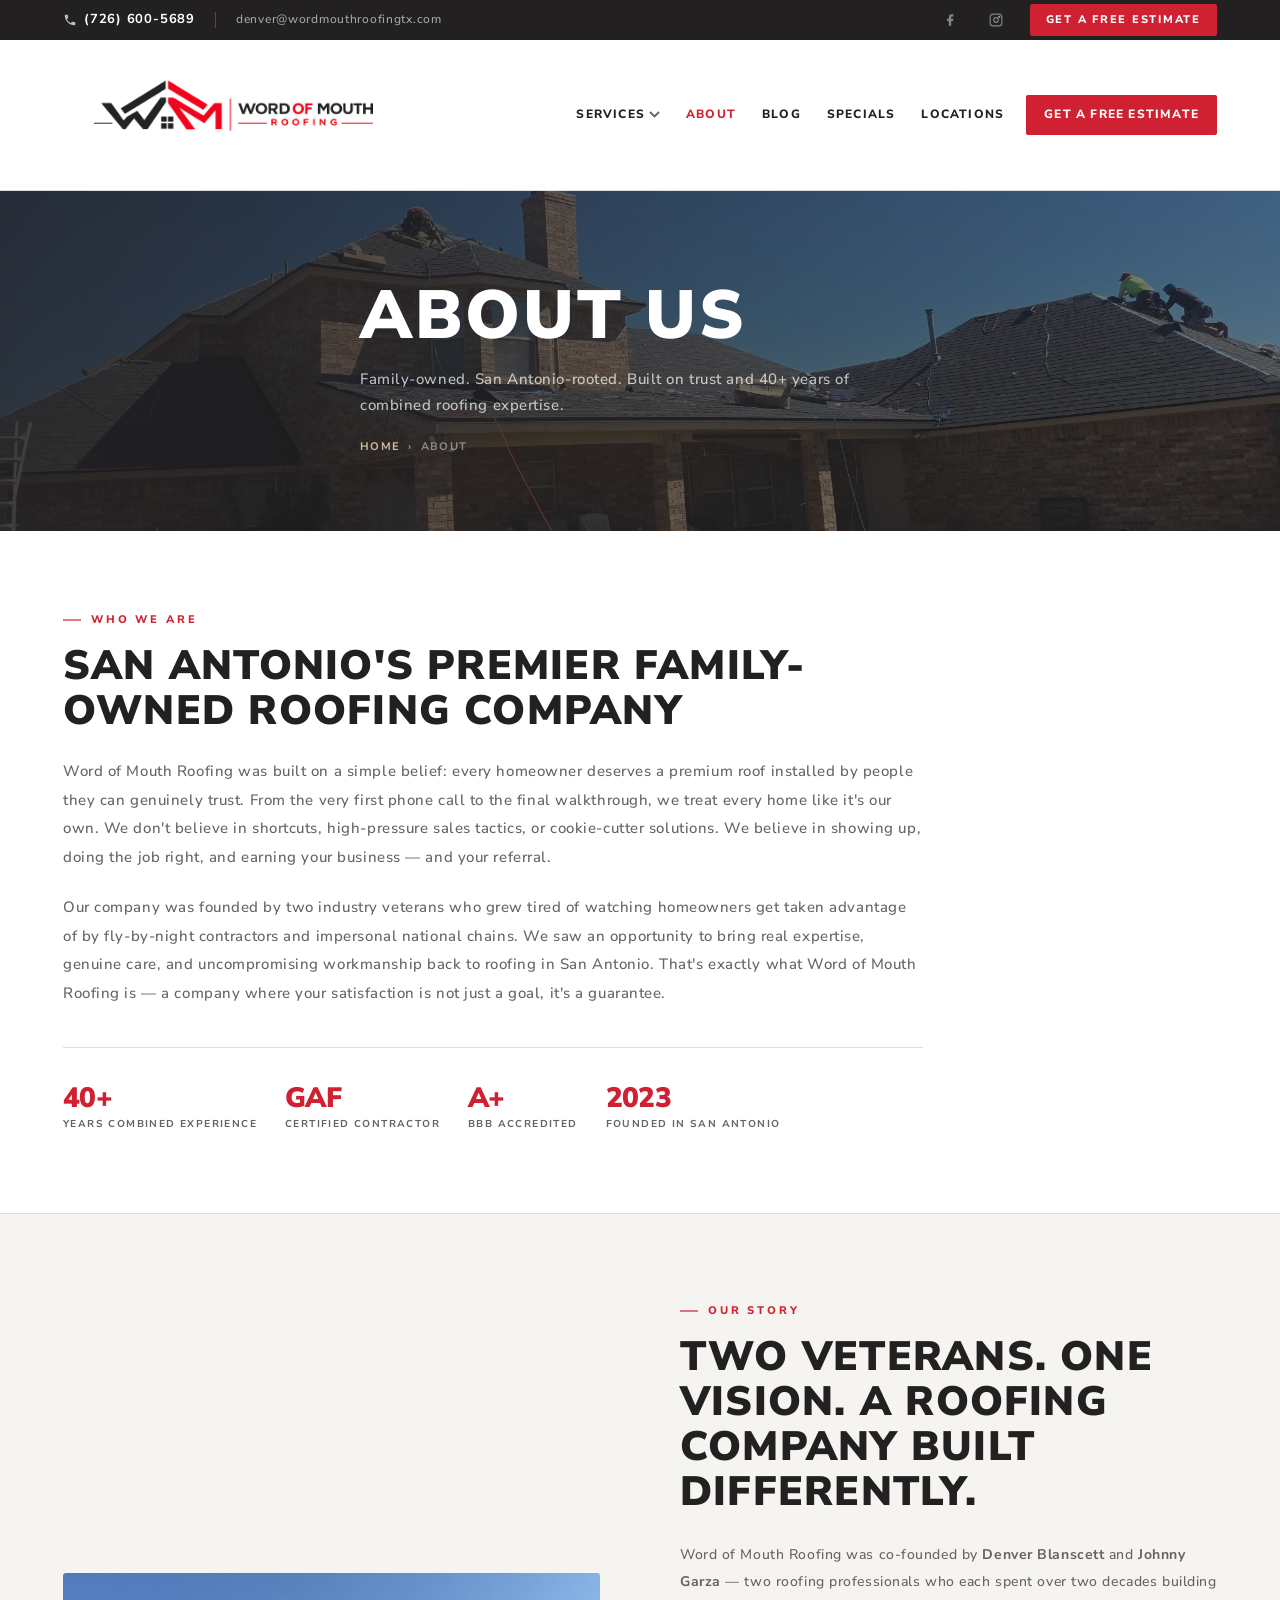
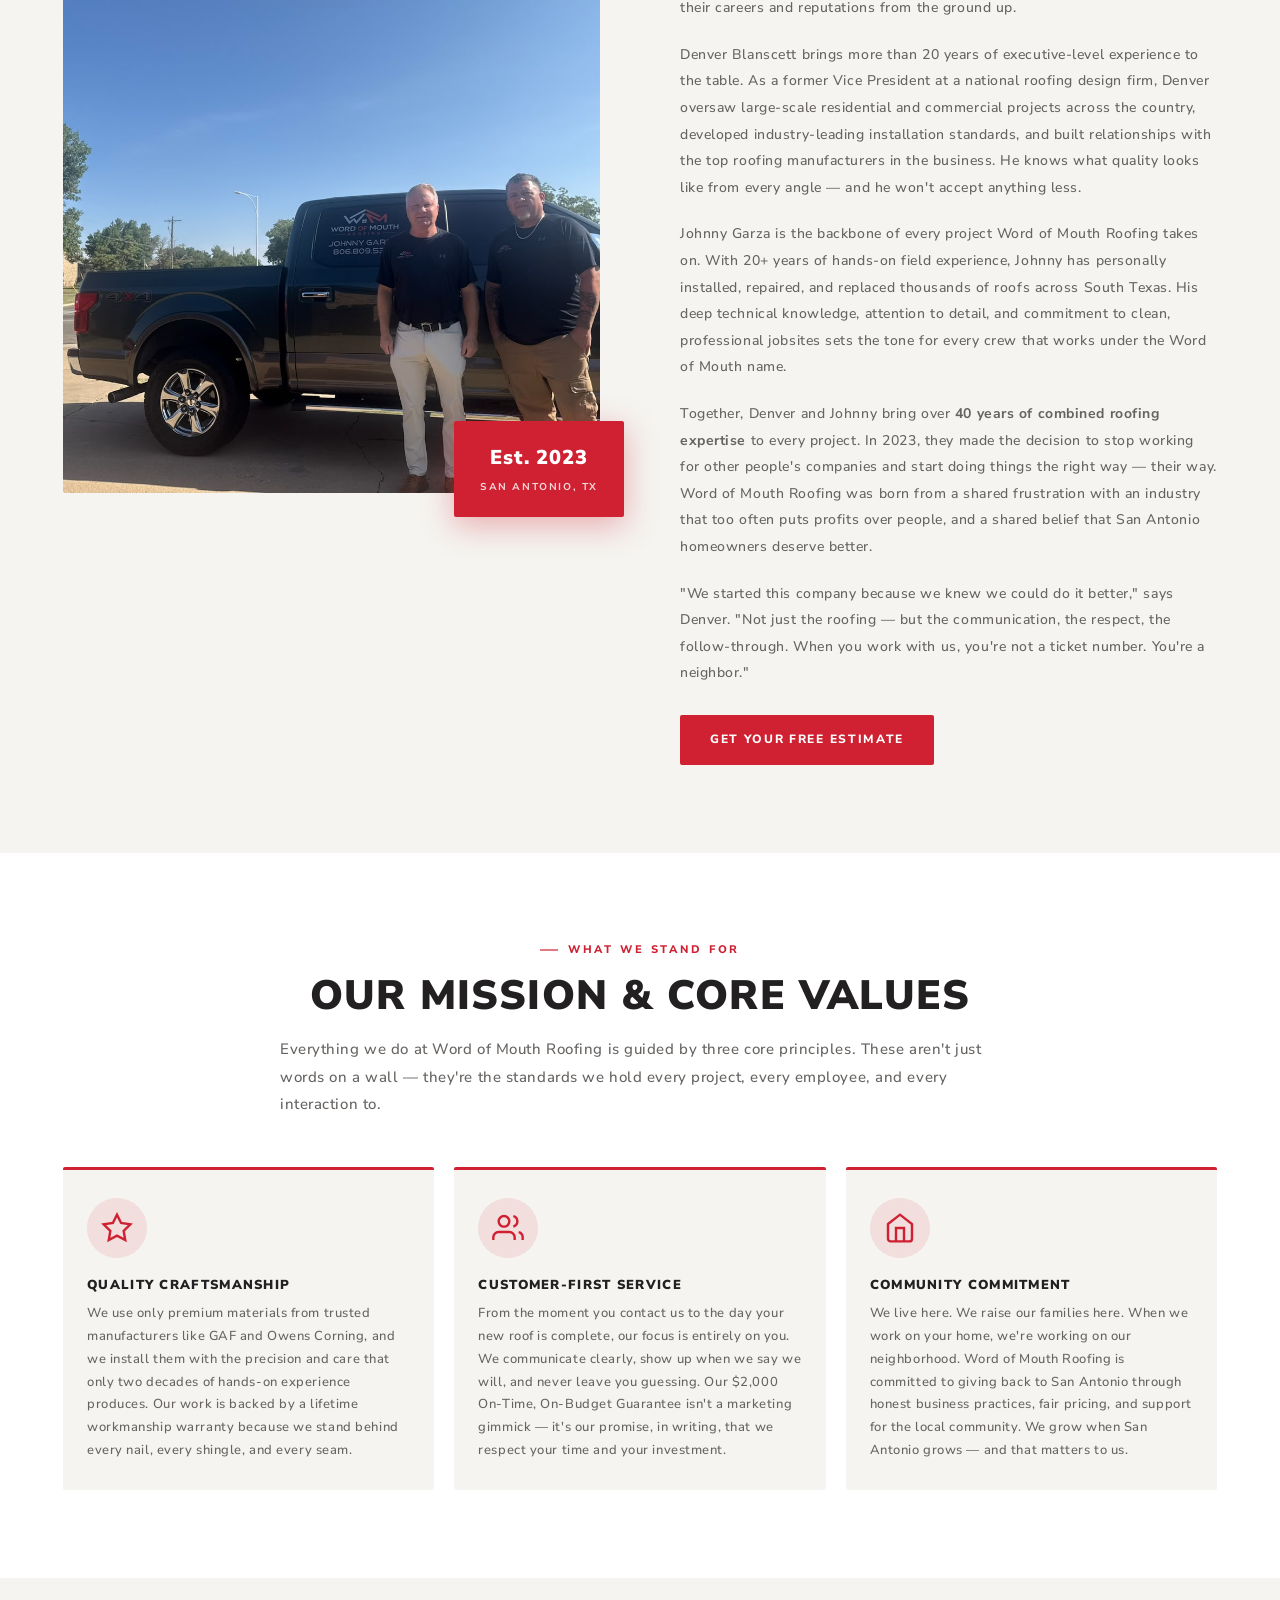
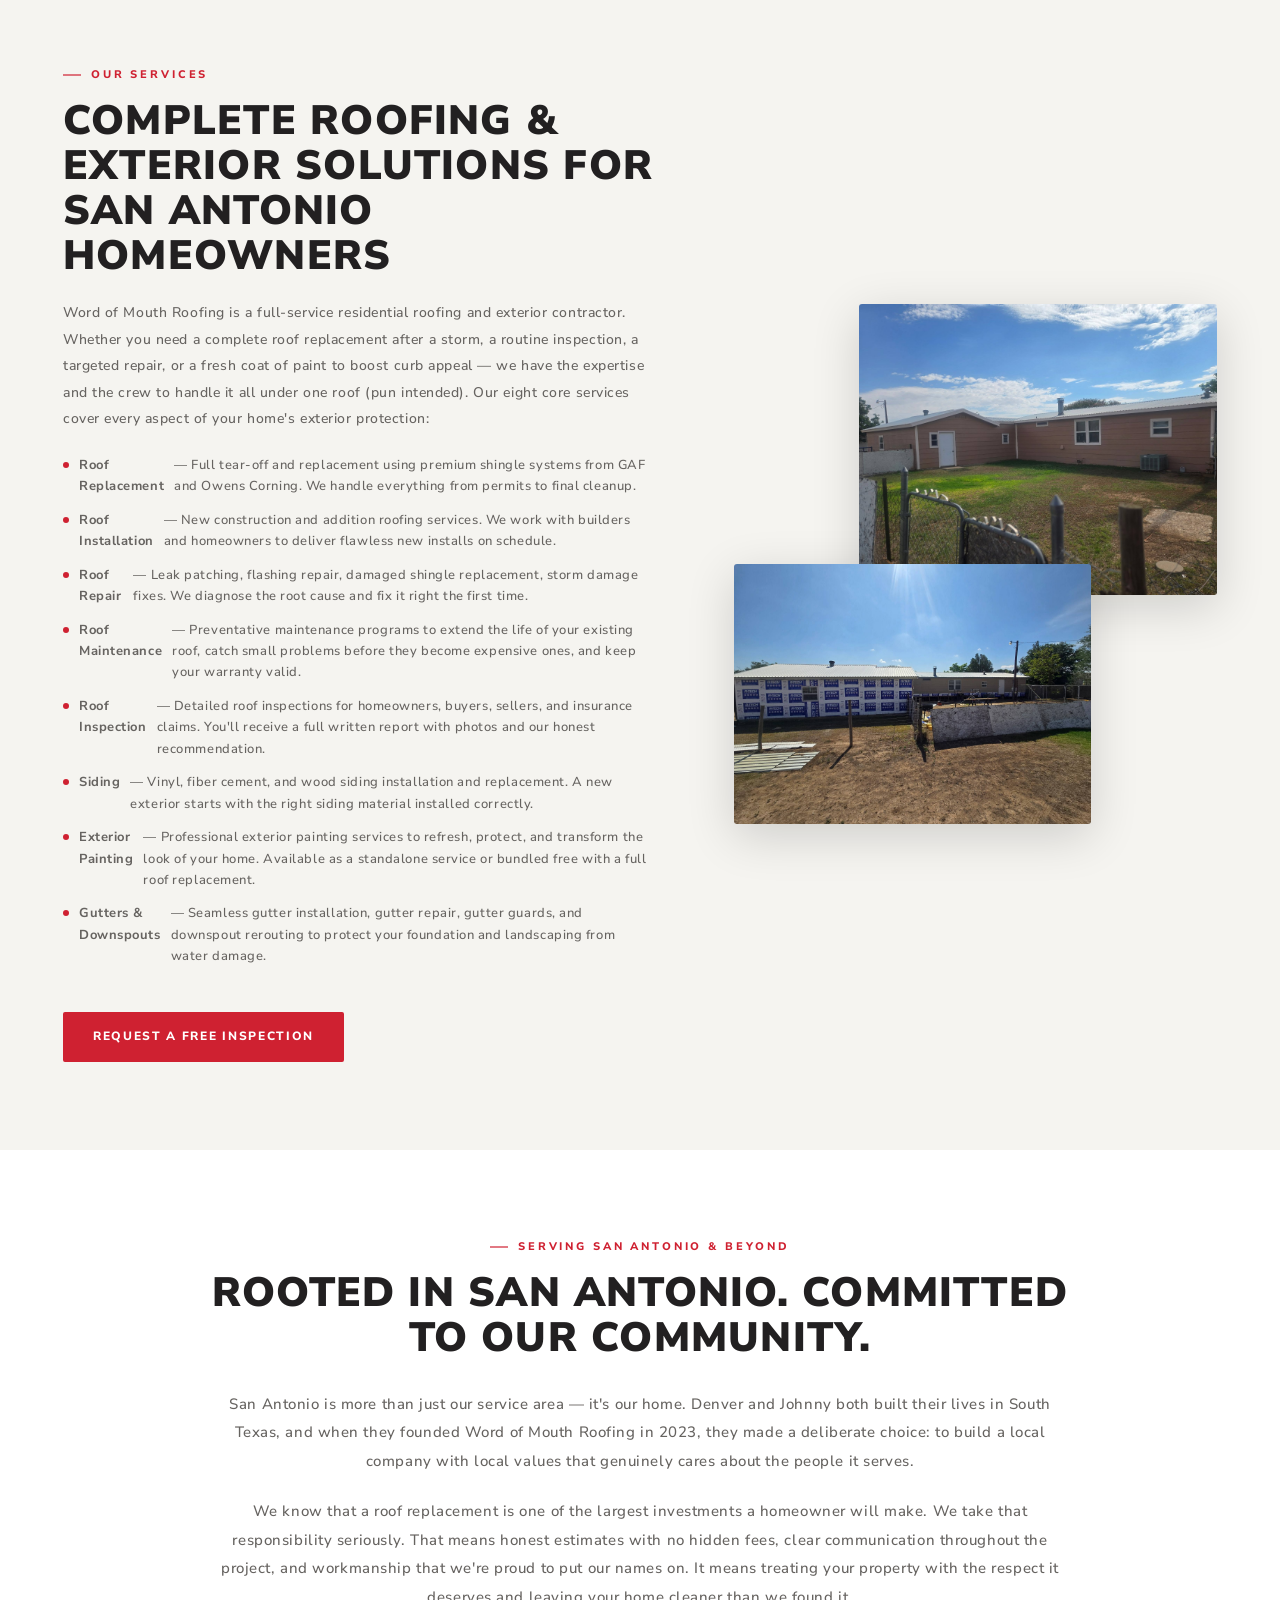
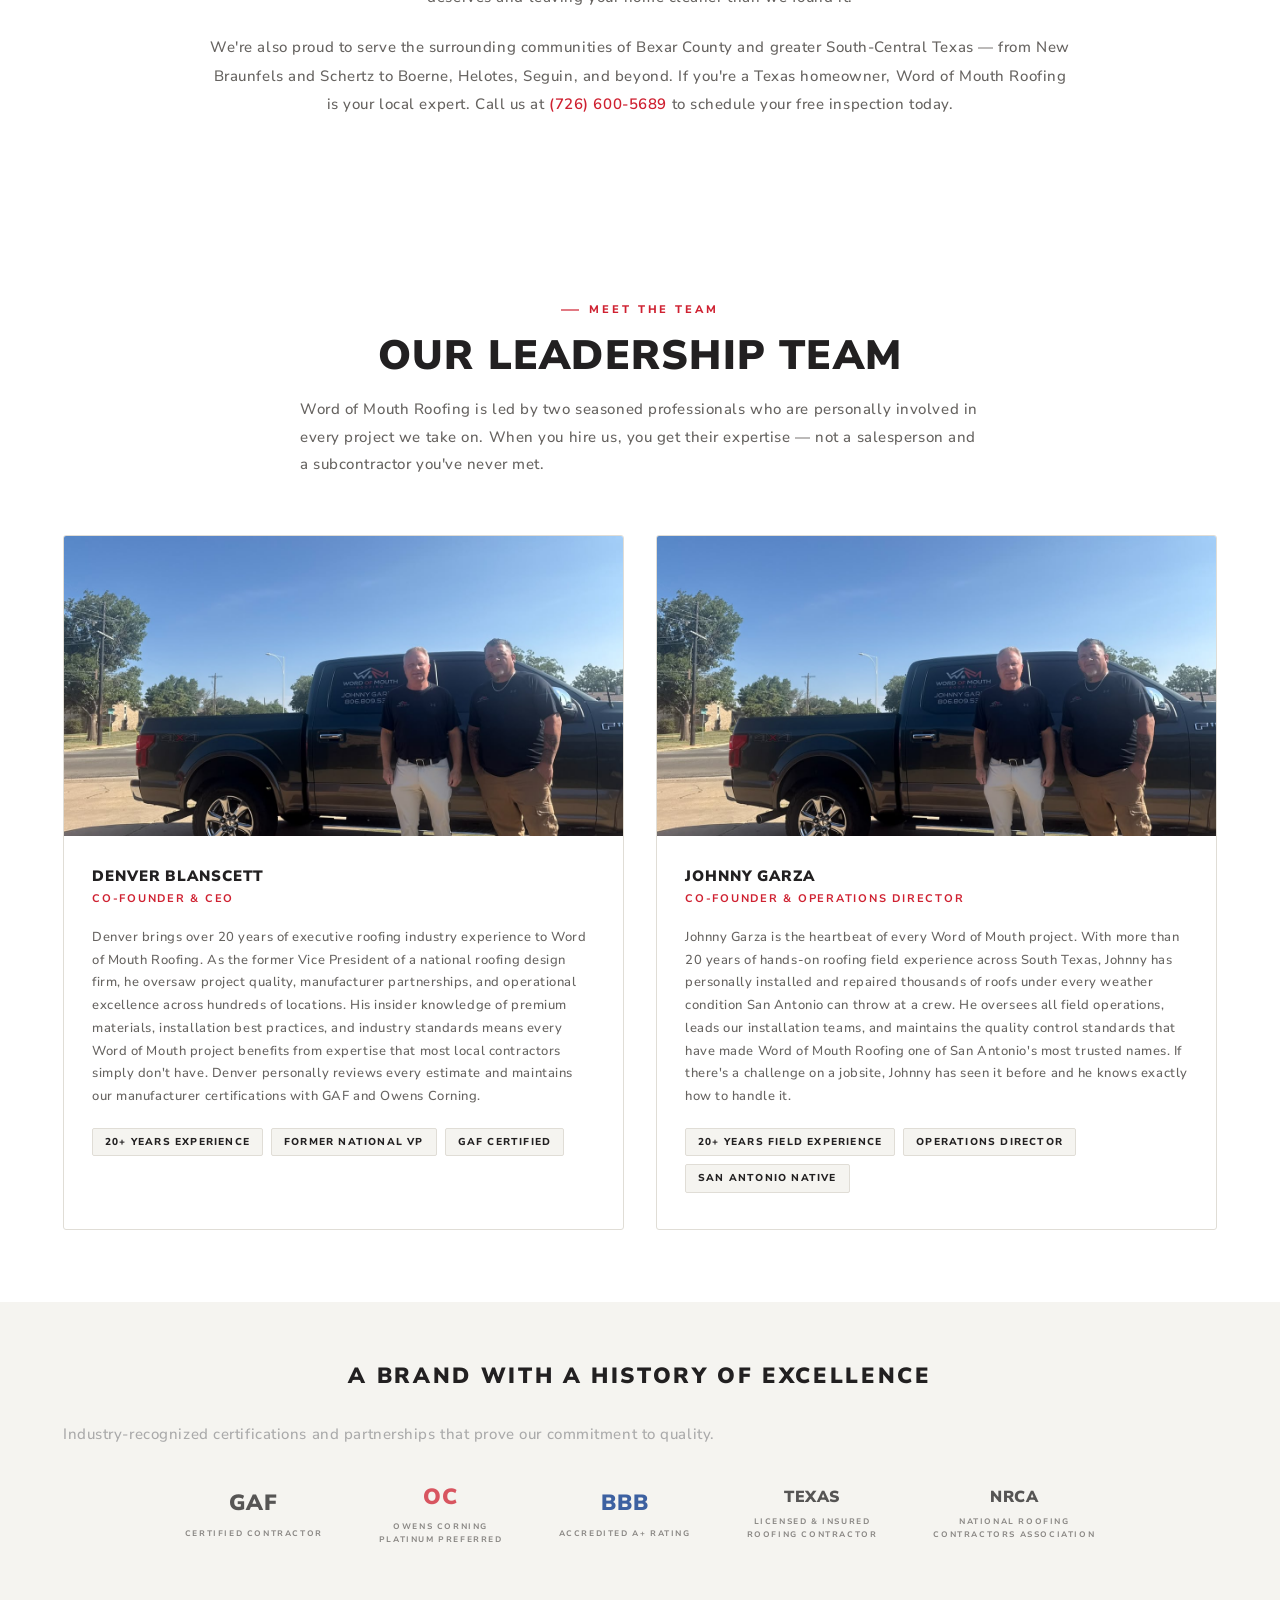
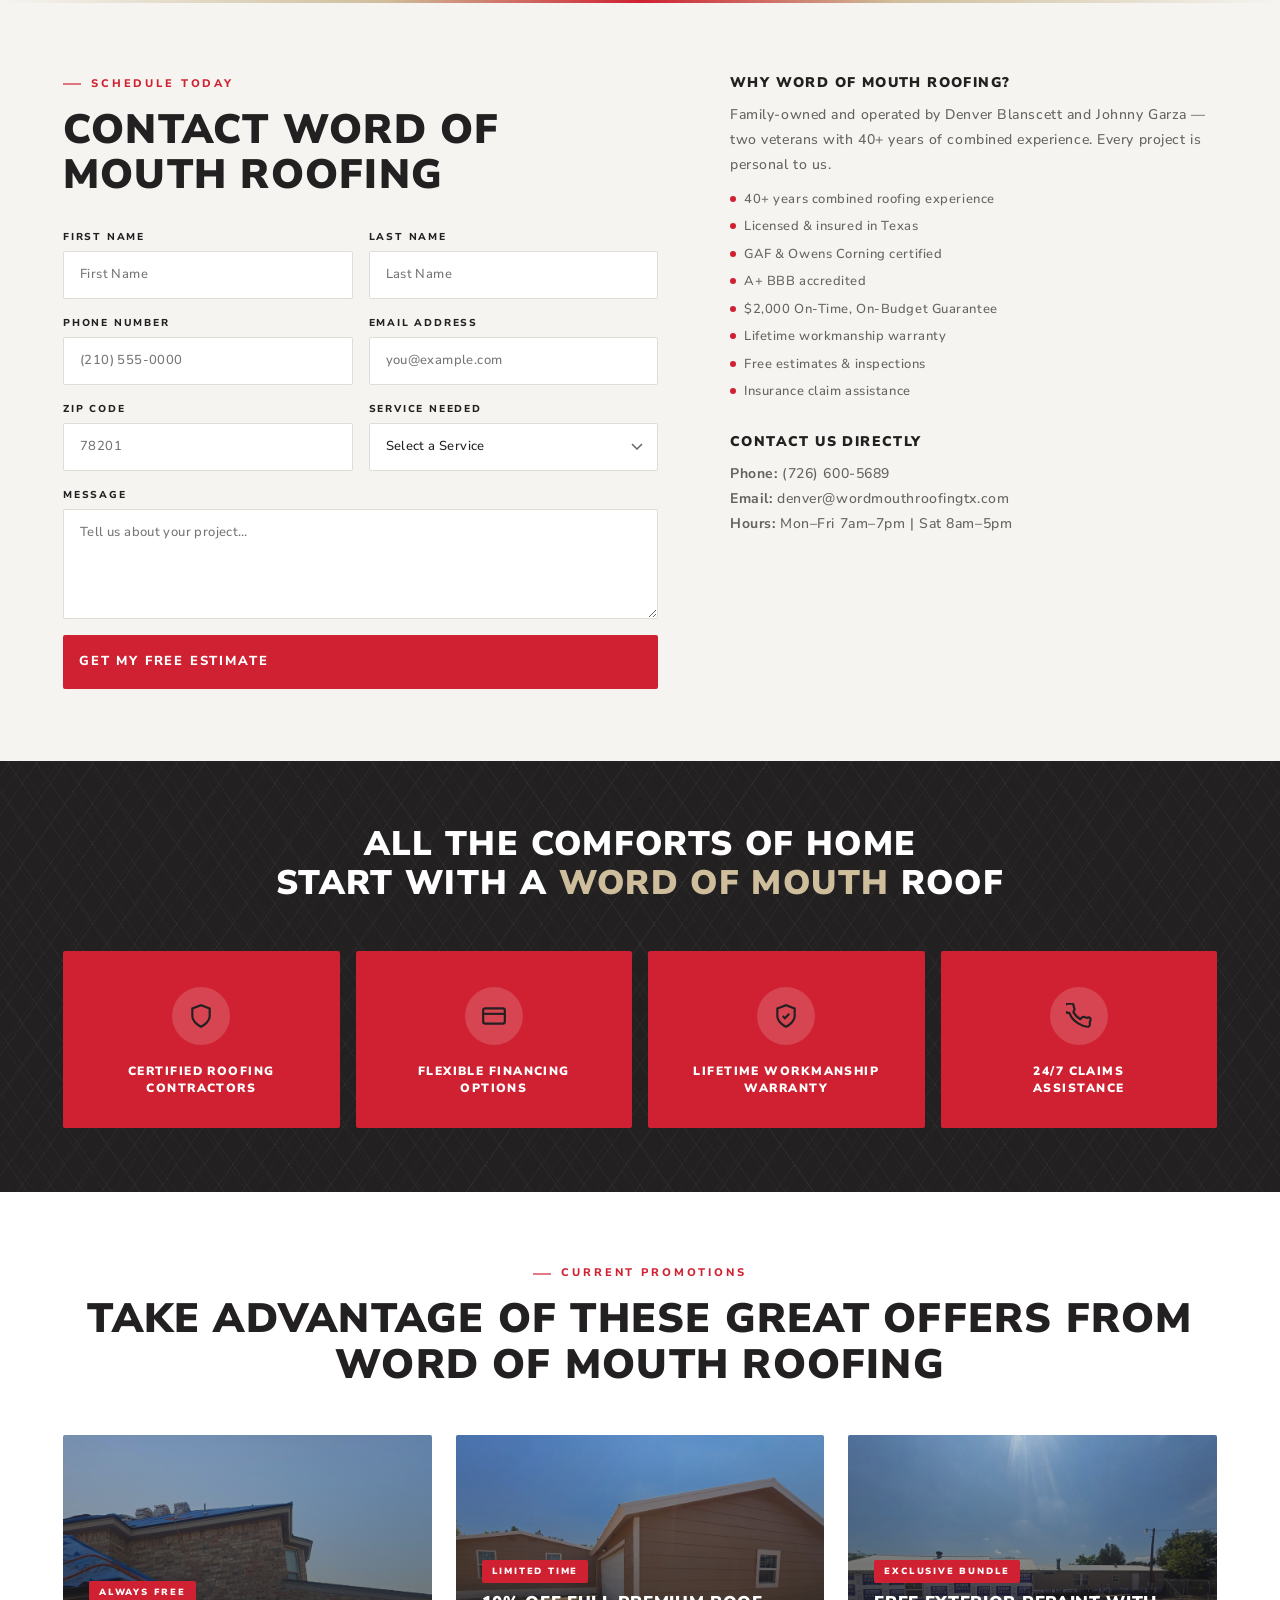
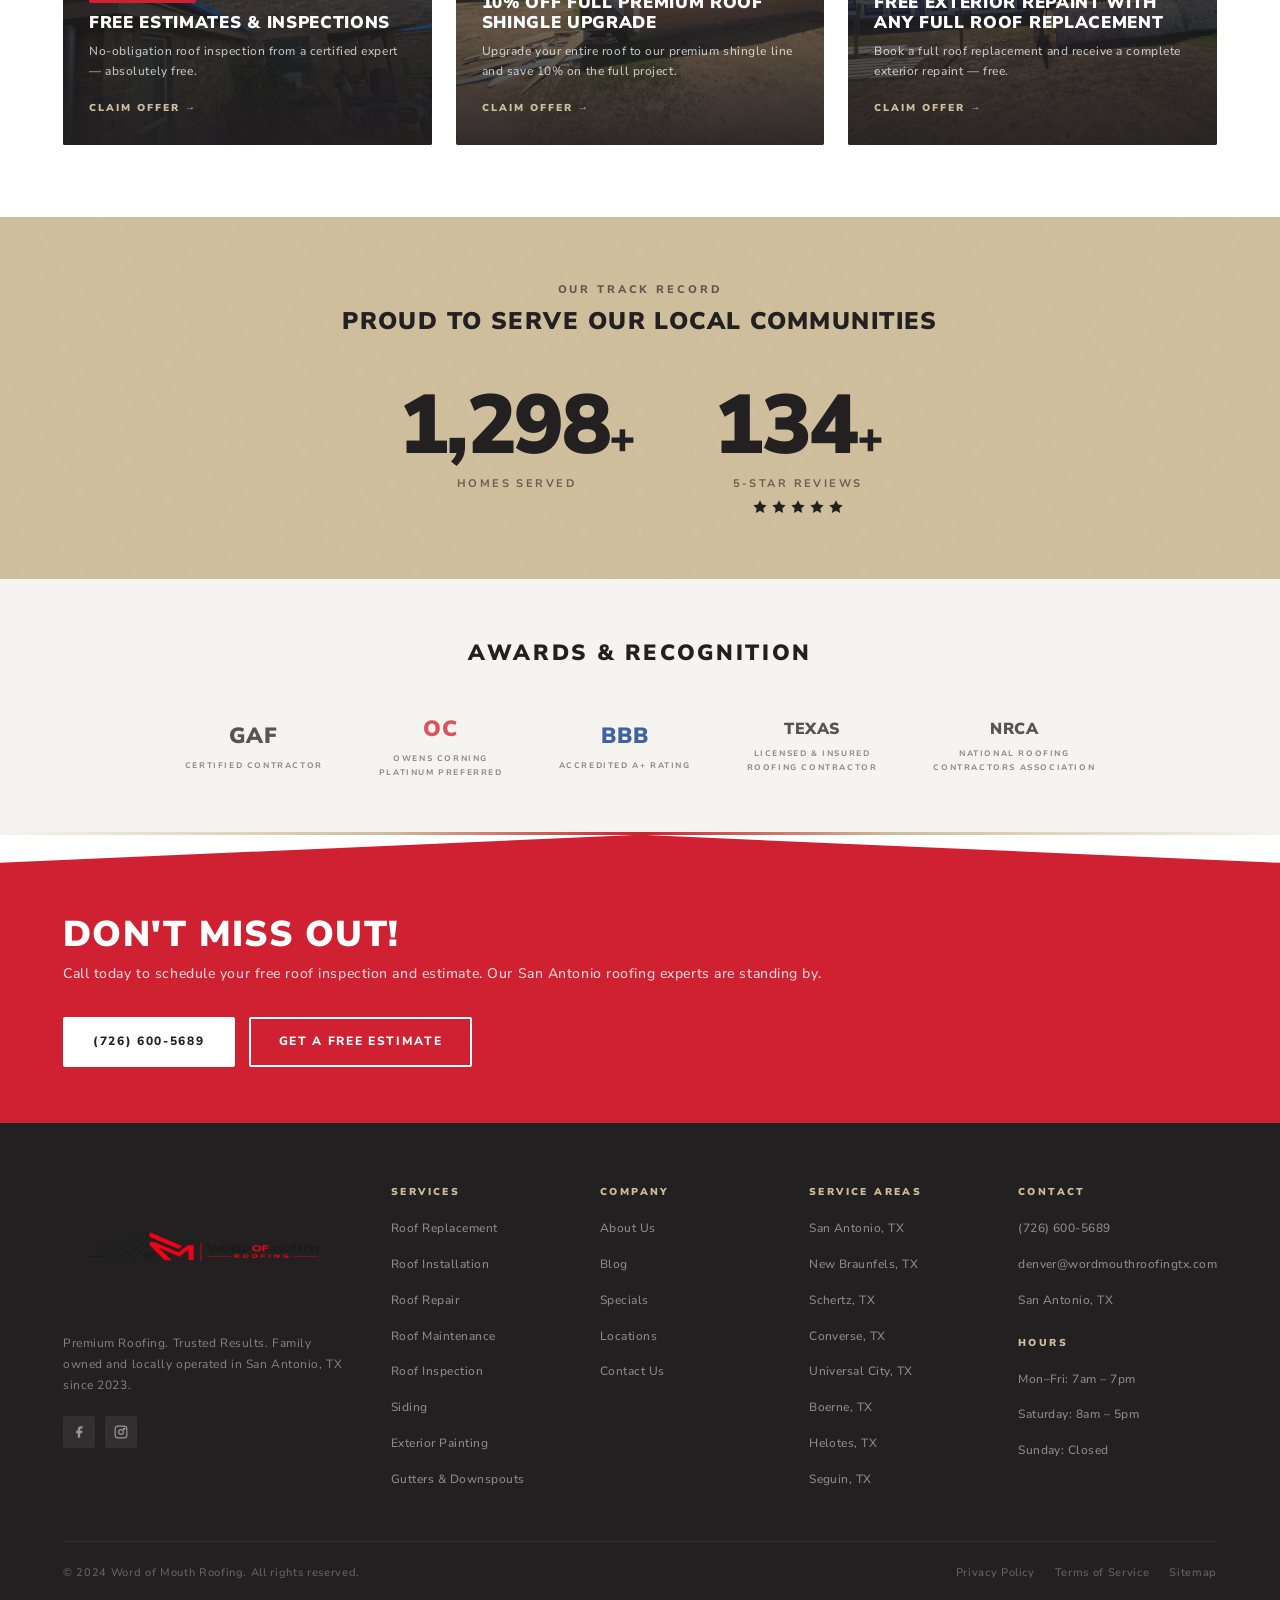
<file: about.html>
﻿<!DOCTYPE html>
<html lang="en">
<head>
<meta charset="UTF-8">
<meta name="viewport" content="width=device-width, initial-scale=1.0">
<title>About Word of Mouth Roofing | San Antonio's Trusted Family-Owned Roofers</title>
<meta name="description" content="Meet the team behind Word of Mouth Roofing — Denver Blanscett and Johnny Garza. 40+ years of combined roofing experience serving San Antonio, TX. Family-owned, GAF certified, A+ BBB rated.">
<meta name="keywords" content="about Word of Mouth Roofing, San Antonio roofing company, family owned roofer San Antonio, Denver Blanscett, Johnny Garza, certified roofing contractor Texas">
<link rel="canonical" href="https://www.wordofmouthroofing.com/about.html">
<link rel="stylesheet" href="css/styles.css">
</head>
<body>

<!-- ══ HEADER ══════════════════════════════════════════════ -->
<header class="site-header" id="siteHeader">
  <div class="top-bar">
    <div class="container top-bar-inner">
      <div class="tb-left">
        <a href="tel:+17266005689" class="tb-phone">
          <svg width="14" height="14" viewBox="0 0 24 24" fill="currentColor"><path d="M6.62 10.79c1.44 2.83 3.76 5.14 6.59 6.59l2.2-2.2c.27-.27.67-.36 1.02-.24 1.12.37 2.33.57 3.57.57.55 0 1 .45 1 1V20c0 .55-.45 1-1 1-9.39 0-17-7.61-17-17 0-.55.45-1 1-1h3.5c.55 0 1 .45 1 1 0 1.25.2 2.45.57 3.57.11.35.03.74-.25 1.02l-2.2 2.2z"/></svg>
          (726) 600-5689
        </a>
        <div class="tb-divider"></div>
        <a href="mailto:denver@wordmouthroofingtx.com" class="tb-email">denver@wordmouthroofingtx.com</a>
      </div>
      <div class="tb-right">
        <div class="tb-socials">
          <a href="#" class="tb-soc" aria-label="Facebook"><svg width="14" height="14" viewBox="0 0 24 24" fill="currentColor"><path d="M18 2h-3a5 5 0 00-5 5v3H7v4h3v8h4v-8h3l1-4h-4V7a1 1 0 011-1h3z"/></svg></a>
          <a href="#" class="tb-soc" aria-label="Instagram"><svg width="14" height="14" viewBox="0 0 24 24" fill="none" stroke="currentColor" stroke-width="2"><rect x="2" y="2" width="20" height="20" rx="5"/><circle cx="12" cy="12" r="4"/><circle cx="17.5" cy="6.5" r="1" fill="currentColor"/></svg></a>
        </div>
        <a href="contact.html" class="tb-cta">Get A Free Estimate</a>
      </div>
    </div>
  </div>
  <nav class="main-nav">
    <div class="container nav-inner">
      <a href="index.html" class="nav-logo"><img src="assets/logo-nav.png" alt="Word of Mouth Roofing"></a>
      <div class="nav-links">
        <div class="nav-dd">
          <span class="nav-link nav-dd-toggle">Services <svg class="chevron" width="11" height="7" viewBox="0 0 11 7" fill="none"><path d="M1 1l4.5 4.5L10 1" stroke="currentColor" stroke-width="1.8"/></svg></span>
          <div class="nav-dd-menu">
            <a href="services/roof-replacement.html">Roof Replacement</a>
            <a href="services/roof-installation.html">Roof Installation</a>
            <a href="services/roof-repair.html">Roof Repair</a>
            <a href="services/roof-maintenance.html">Roof Maintenance</a>
            <a href="services/roof-inspection.html">Roof Inspection</a>
            <a href="services/siding.html">Siding</a>
            <a href="services/painting.html">Exterior Painting</a>
            <a href="services/gutters-downspouts.html">Gutters &amp; Downspouts</a>
          </div>
        </div>
        <a href="about.html" class="nav-link active">About</a>
        <a href="blog.html" class="nav-link">Blog</a>
        <a href="specials.html" class="nav-link">Specials</a>
        <a href="locations.html" class="nav-link">Locations</a>
        <a href="contact.html" class="nav-link nav-cta-btn">Get A Free Estimate</a>
      </div>
      <button class="burger" id="burger" aria-label="Open menu"><span></span><span></span><span></span></button>
    </div>
    <div class="nav-progress" id="navProgress"></div>
  </nav>
</header>
<div class="mobile-menu" id="mobileMenu">
  <button class="mob-close" id="mobileClose">&#10005;</button>
  <img src="assets/logo-white.png" class="mob-logo" alt="Word of Mouth Roofing">
  <a href="index.html" class="mob-link">Home</a>
  <a href="#" class="mob-link" id="mobServicesToggle">Services &#9660;</a>
  <div class="mob-sub" id="mobServicesSub">
    <a href="services/roof-replacement.html">Roof Replacement</a>
    <a href="services/roof-installation.html">Roof Installation</a>
    <a href="services/roof-repair.html">Roof Repair</a>
    <a href="services/roof-maintenance.html">Roof Maintenance</a>
    <a href="services/roof-inspection.html">Roof Inspection</a>
    <a href="services/siding.html">Siding</a>
    <a href="services/painting.html">Exterior Painting</a>
    <a href="services/gutters-downspouts.html">Gutters &amp; Downspouts</a>
  </div>
  <a href="about.html" class="mob-link">About</a>
  <a href="blog.html" class="mob-link">Blog</a>
  <a href="specials.html" class="mob-link">Specials</a>
  <a href="locations.html" class="mob-link">Locations</a>
  <div class="mob-cta-wrap"><a href="contact.html" class="mob-cta">Get A Free Estimate</a></div>
</div>

<!-- ══ HERO ══════════════════════════════════════════════════ -->
<section class="page-hero" style="background-image:url('assets/roof-3.jpg');">
  <div class="page-hero-overlay"></div>
  <div class="container page-hero-inner">
    <h1 class="page-hero-h1">ABOUT US</h1>
    <p class="page-hero-sub">Family-owned. San Antonio-rooted. Built on trust and 40+ years of combined roofing expertise.</p>
    <nav class="breadcrumb" aria-label="Breadcrumb">
      <a href="index.html">Home</a>
      <span>&#8250;</span>
      <span>About</span>
    </nav>
  </div>
</section>

<!-- ══ INTRO ══════════════════════════════════════════════════ -->
<section class="about-intro-sec">
  <div class="container">
    <div class="about-intro-inner">
      <span class="eyebrow">Who We Are</span>
      <h2 class="sec-h2">San Antonio's Premier Family-Owned Roofing Company</h2>
      <p class="about-intro-p">Word of Mouth Roofing was built on a simple belief: every homeowner deserves a premium roof installed by people they can genuinely trust. From the very first phone call to the final walkthrough, we treat every home like it's our own. We don't believe in shortcuts, high-pressure sales tactics, or cookie-cutter solutions. We believe in showing up, doing the job right, and earning your business — and your referral.</p>
      <p class="about-intro-p">Our company was founded by two industry veterans who grew tired of watching homeowners get taken advantage of by fly-by-night contractors and impersonal national chains. We saw an opportunity to bring real expertise, genuine care, and uncompromising workmanship back to roofing in San Antonio. That's exactly what Word of Mouth Roofing is — a company where your satisfaction is not just a goal, it's a guarantee.</p>
      <div class="about-intro-badges">
        <div class="intro-badge"><strong>40+</strong><span>Years Combined Experience</span></div>
        <div class="intro-badge"><strong>GAF</strong><span>Certified Contractor</span></div>
        <div class="intro-badge"><strong>A+</strong><span>BBB Accredited</span></div>
        <div class="intro-badge"><strong>2023</strong><span>Founded in San Antonio</span></div>
      </div>
    </div>
  </div>
</section>

<!-- ══ OUR STORY ══════════════════════════════════════════════ -->
<section class="our-story-sec">
  <div class="container">
    <div class="story-split">
      <div class="story-img-wrap" data-reveal>
        <img src="assets/owners.jpg" alt="Word of Mouth Roofing founders Denver Blanscett and Johnny Garza" class="story-img" style="object-position: center;">
        <div class="story-img-badge">
          <strong>Est. 2023</strong>
          <span>San Antonio, TX</span>
        </div>
      </div>
      <div class="story-text" data-reveal data-delay="1">
        <span class="eyebrow">Our Story</span>
        <h2 class="sec-h2">Two Veterans. One Vision. A Roofing Company Built Differently.</h2>
        <p>Word of Mouth Roofing was co-founded by <strong>Denver Blanscett</strong> and <strong>Johnny Garza</strong> — two roofing professionals who each spent over two decades building their careers and reputations from the ground up.</p>
        <p>Denver Blanscett brings more than 20 years of executive-level experience to the table. As a former Vice President at a national roofing design firm, Denver oversaw large-scale residential and commercial projects across the country, developed industry-leading installation standards, and built relationships with the top roofing manufacturers in the business. He knows what quality looks like from every angle — and he won't accept anything less.</p>
        <p>Johnny Garza is the backbone of every project Word of Mouth Roofing takes on. With 20+ years of hands-on field experience, Johnny has personally installed, repaired, and replaced thousands of roofs across South Texas. His deep technical knowledge, attention to detail, and commitment to clean, professional jobsites sets the tone for every crew that works under the Word of Mouth name.</p>
        <p>Together, Denver and Johnny bring over <strong>40 years of combined roofing expertise</strong> to every project. In 2023, they made the decision to stop working for other people's companies and start doing things the right way — their way. Word of Mouth Roofing was born from a shared frustration with an industry that too often puts profits over people, and a shared belief that San Antonio homeowners deserve better.</p>
        <p>"We started this company because we knew we could do it better," says Denver. "Not just the roofing — but the communication, the respect, the follow-through. When you work with us, you're not a ticket number. You're a neighbor."</p>
        <a href="contact.html" class="btn btn-red" style="margin-top:8px">Get Your Free Estimate</a>
      </div>
    </div>
  </div>
</section>

<!-- ══ MISSION & VALUES ═══════════════════════════════════════ -->
<section class="values-sec">
  <div class="container">
    <span class="eyebrow" style="text-align:center;display:block">What We Stand For</span>
    <h2 class="sec-h2 center">Our Mission &amp; Core Values</h2>
    <p class="values-intro center">Everything we do at Word of Mouth Roofing is guided by three core principles. These aren't just words on a wall — they're the standards we hold every project, every employee, and every interaction to.</p>
    <div class="values-grid">
      <div class="value-card" data-reveal>
        <div class="value-icon">
          <svg width="32" height="32" viewBox="0 0 24 24" fill="none" stroke="currentColor" stroke-width="1.8"><polygon points="12 2 15.09 8.26 22 9.27 17 14.14 18.18 21.02 12 17.77 5.82 21.02 7 14.14 2 9.27 8.91 8.26 12 2"/></svg>
        </div>
        <h3>Quality Craftsmanship</h3>
        <p>We use only premium materials from trusted manufacturers like GAF and Owens Corning, and we install them with the precision and care that only two decades of hands-on experience produces. Our work is backed by a lifetime workmanship warranty because we stand behind every nail, every shingle, and every seam.</p>
      </div>
      <div class="value-card" data-reveal data-delay="1">
        <div class="value-icon">
          <svg width="32" height="32" viewBox="0 0 24 24" fill="none" stroke="currentColor" stroke-width="1.8"><path d="M17 21v-2a4 4 0 00-4-4H5a4 4 0 00-4 4v2"/><circle cx="9" cy="7" r="4"/><path d="M23 21v-2a4 4 0 00-3-3.87"/><path d="M16 3.13a4 4 0 010 7.75"/></svg>
        </div>
        <h3>Customer-First Service</h3>
        <p>From the moment you contact us to the day your new roof is complete, our focus is entirely on you. We communicate clearly, show up when we say we will, and never leave you guessing. Our $2,000 On-Time, On-Budget Guarantee isn't a marketing gimmick — it's our promise, in writing, that we respect your time and your investment.</p>
      </div>
      <div class="value-card" data-reveal data-delay="2">
        <div class="value-icon">
          <svg width="32" height="32" viewBox="0 0 24 24" fill="none" stroke="currentColor" stroke-width="1.8"><path d="M3 9l9-7 9 7v11a2 2 0 01-2 2H5a2 2 0 01-2-2z"/><polyline points="9 22 9 12 15 12 15 22"/></svg>
        </div>
        <h3>Community Commitment</h3>
        <p>We live here. We raise our families here. When we work on your home, we're working on our neighborhood. Word of Mouth Roofing is committed to giving back to San Antonio through honest business practices, fair pricing, and support for the local community. We grow when San Antonio grows — and that matters to us.</p>
      </div>
    </div>
  </div>
</section>

<!-- ══ WHAT WE DO ═════════════════════════════════════════════ -->
<section class="what-we-do-sec">
  <div class="container">
    <div class="what-we-do-inner">
      <div class="wwd-text" data-reveal>
        <span class="eyebrow">Our Services</span>
        <h2 class="sec-h2">Complete Roofing &amp; Exterior Solutions for San Antonio Homeowners</h2>
        <p>Word of Mouth Roofing is a full-service residential roofing and exterior contractor. Whether you need a complete roof replacement after a storm, a routine inspection, a targeted repair, or a fresh coat of paint to boost curb appeal — we have the expertise and the crew to handle it all under one roof (pun intended). Our eight core services cover every aspect of your home's exterior protection:</p>
        <ul class="services-list-about">
          <li><strong>Roof Replacement</strong> — Full tear-off and replacement using premium shingle systems from GAF and Owens Corning. We handle everything from permits to final cleanup.</li>
          <li><strong>Roof Installation</strong> — New construction and addition roofing services. We work with builders and homeowners to deliver flawless new installs on schedule.</li>
          <li><strong>Roof Repair</strong> — Leak patching, flashing repair, damaged shingle replacement, storm damage fixes. We diagnose the root cause and fix it right the first time.</li>
          <li><strong>Roof Maintenance</strong> — Preventative maintenance programs to extend the life of your existing roof, catch small problems before they become expensive ones, and keep your warranty valid.</li>
          <li><strong>Roof Inspection</strong> — Detailed roof inspections for homeowners, buyers, sellers, and insurance claims. You'll receive a full written report with photos and our honest recommendation.</li>
          <li><strong>Siding</strong> — Vinyl, fiber cement, and wood siding installation and replacement. A new exterior starts with the right siding material installed correctly.</li>
          <li><strong>Exterior Painting</strong> — Professional exterior painting services to refresh, protect, and transform the look of your home. Available as a standalone service or bundled free with a full roof replacement.</li>
          <li><strong>Gutters &amp; Downspouts</strong> — Seamless gutter installation, gutter repair, gutter guards, and downspout rerouting to protect your foundation and landscaping from water damage.</li>
        </ul>
        <a href="contact.html" class="btn btn-red" style="margin-top:16px">Request a Free Inspection</a>
      </div>
      <div class="wwd-img-stack" data-reveal data-delay="1">
        <img src="assets/roof-6.jpg" alt="Roofing services San Antonio" class="wwd-img wwd-img-top">
        <img src="assets/roof-8.jpg" alt="Roof replacement San Antonio TX" class="wwd-img wwd-img-bot">
      </div>
    </div>
  </div>
</section>

<!-- ══ COMMUNITY COMMITMENT ══════════════════════════════════ -->
<section class="community-sec">
  <div class="container">
    <div class="community-inner">
      <span class="eyebrow" style="text-align:center;display:block">Serving San Antonio &amp; Beyond</span>
      <h2 class="sec-h2 center">Rooted in San Antonio. Committed to Our Community.</h2>
      <p class="community-p">San Antonio is more than just our service area — it's our home. Denver and Johnny both built their lives in South Texas, and when they founded Word of Mouth Roofing in 2023, they made a deliberate choice: to build a local company with local values that genuinely cares about the people it serves.</p>
      <p class="community-p">We know that a roof replacement is one of the largest investments a homeowner will make. We take that responsibility seriously. That means honest estimates with no hidden fees, clear communication throughout the project, and workmanship that we're proud to put our names on. It means treating your property with the respect it deserves and leaving your home cleaner than we found it.</p>
      <p class="community-p">We're also proud to serve the surrounding communities of Bexar County and greater South-Central Texas — from New Braunfels and Schertz to Boerne, Helotes, Seguin, and beyond. If you're a Texas homeowner, Word of Mouth Roofing is your local expert. Call us at <a href="tel:+17266005689" style="color:var(--red);font-weight:600">(726) 600-5689</a> to schedule your free inspection today.</p>
    </div>
  </div>
</section>

<!-- ══ LEADERSHIP TEAM ════════════════════════════════════════ -->
<section class="team-sec">
  <div class="container">
    <span class="eyebrow" style="text-align:center;display:block">Meet The Team</span>
    <h2 class="sec-h2 center">Our Leadership Team</h2>
    <p class="team-intro center">Word of Mouth Roofing is led by two seasoned professionals who are personally involved in every project we take on. When you hire us, you get their expertise — not a salesperson and a subcontractor you've never met.</p>
    <div class="team-grid">
      <div class="team-card" data-reveal>
        <div class="team-img-wrap">
          <img src="assets/owners.jpg" alt="Denver Blanscett Co-Founder CEO Word of Mouth Roofing" class="team-img" style="object-position: 25% center;">
        </div>
        <div class="team-card-body">
          <h3 class="team-name">Denver Blanscett</h3>
          <span class="team-title">Co-Founder &amp; CEO</span>
          <p class="team-bio">Denver brings over 20 years of executive roofing industry experience to Word of Mouth Roofing. As the former Vice President of a national roofing design firm, he oversaw project quality, manufacturer partnerships, and operational excellence across hundreds of locations. His insider knowledge of premium materials, installation best practices, and industry standards means every Word of Mouth project benefits from expertise that most local contractors simply don't have. Denver personally reviews every estimate and maintains our manufacturer certifications with GAF and Owens Corning.</p>
          <div class="team-credentials">
            <span>20+ Years Experience</span>
            <span>Former National VP</span>
            <span>GAF Certified</span>
          </div>
        </div>
      </div>
      <div class="team-card" data-reveal data-delay="1">
        <div class="team-img-wrap">
          <img src="assets/owners.jpg" alt="Johnny Garza Co-Founder Operations Director Word of Mouth Roofing" class="team-img" style="object-position: 75% center;">
        </div>
        <div class="team-card-body">
          <h3 class="team-name">Johnny Garza</h3>
          <span class="team-title">Co-Founder &amp; Operations Director</span>
          <p class="team-bio">Johnny Garza is the heartbeat of every Word of Mouth project. With more than 20 years of hands-on roofing field experience across South Texas, Johnny has personally installed and repaired thousands of roofs under every weather condition San Antonio can throw at a crew. He oversees all field operations, leads our installation teams, and maintains the quality control standards that have made Word of Mouth Roofing one of San Antonio's most trusted names. If there's a challenge on a jobsite, Johnny has seen it before and he knows exactly how to handle it.</p>
          <div class="team-credentials">
            <span>20+ Years Field Experience</span>
            <span>Operations Director</span>
            <span>San Antonio Native</span>
          </div>
        </div>
      </div>
    </div>
  </div>
</section>

<!-- ══ AWARDS BAR ═════════════════════════════════════════════ -->
<section class="awards-sec awards-sec--about">
  <div class="container">
    <p class="awards-hed">A Brand With A History of Excellence</p>
    <p class="awards-sub center" style="color:#aaa;font-size:15px;margin-top:-12px;margin-bottom:32px">Industry-recognized certifications and partnerships that prove our commitment to quality.</p>
    <div class="awards-logos">
      <div class="award-logo-item"><strong>GAF</strong><span>Certified Contractor</span></div>
      <div class="award-logo-item"><strong style="color:var(--red)">OC</strong><span>Owens Corning<br>Platinum Preferred</span></div>
      <div class="award-logo-item"><strong style="color:#003087">BBB</strong><span>Accredited A+ Rating</span></div>
      <div class="award-logo-item"><strong style="font-size:16px">TEXAS</strong><span>Licensed &amp; Insured<br>Roofing Contractor</span></div>
      <div class="award-logo-item"><strong style="font-size:16px">NRCA</strong><span>National Roofing<br>Contractors Association</span></div>
    </div>
  </div>
</section>

<!-- ══ CONTACT FORM ═══════════════════════════════════════════ -->
<section class="contact-sec">
  <div class="container">
    <div class="contact-inner">
      <div>
        <span class="eyebrow">Schedule Today</span>
        <h2 class="sec-h2">Contact Word Of Mouth Roofing</h2>
        <form class="contact-form" id="contactForm" novalidate>
          <div class="form-row">
            <div class="form-group"><label>First Name</label><input type="text" name="fname" placeholder="First Name" required></div>
            <div class="form-group"><label>Last Name</label><input type="text" name="lname" placeholder="Last Name" required></div>
          </div>
          <div class="form-row">
            <div class="form-group"><label>Phone Number</label><input type="tel" name="phone" placeholder="(210) 555-0000" required></div>
            <div class="form-group"><label>Email Address</label><input type="email" name="email" placeholder="you@example.com" required></div>
          </div>
          <div class="form-row">
            <div class="form-group"><label>ZIP Code</label><input type="text" name="zip" placeholder="78201"></div>
            <div class="form-group"><label>Service Needed</label><select name="service"><option value="">Select a Service</option><option>Roof Replacement</option><option>Roof Repair</option><option>Roof Installation</option><option>Roof Maintenance</option><option>Roof Inspection</option><option>Siding</option><option>Exterior Painting</option><option>Gutters &amp; Downspouts</option><option>Other</option></select></div>
          </div>
          <div class="form-group"><label>Message</label><textarea name="message" placeholder="Tell us about your project&#8230;"></textarea></div>
          <button type="submit" class="btn btn-red form-submit">Get My Free Estimate</button>
        </form>
      </div>
      <div class="contact-info-col" data-reveal>
        <h3>Why Word Of Mouth Roofing?</h3>
        <p>Family-owned and operated by Denver Blanscett and Johnny Garza — two veterans with 40+ years of combined experience. Every project is personal to us.</p>
        <ul><li>40+ years combined roofing experience</li><li>Licensed &amp; insured in Texas</li><li>GAF &amp; Owens Corning certified</li><li>A+ BBB accredited</li><li>$2,000 On-Time, On-Budget Guarantee</li><li>Lifetime workmanship warranty</li><li>Free estimates &amp; inspections</li><li>Insurance claim assistance</li></ul>
        <h3>Contact Us Directly</h3>
        <p><strong>Phone:</strong> <a href="tel:+17266005689">(726) 600-5689</a><br><strong>Email:</strong> <a href="mailto:denver@wordmouthroofingtx.com">denver@wordmouthroofingtx.com</a><br><strong>Hours:</strong> Mon&#8211;Fri 7am&#8211;7pm | Sat 8am&#8211;5pm</p>
      </div>
    </div>
  </div>
</section>

<!-- COMFORTS -->
<section class="comforts-sec">
  <div class="container">
    <p class="comforts-hed">All The Comforts Of Home<br>Start With A <span>Word Of Mouth</span> Roof</p>
    <div class="comforts-grid">
      <div class="comfort-card" data-reveal><div class="comfort-icon"><svg width="26" height="26" viewBox="0 0 24 24" fill="none" stroke="currentColor" stroke-width="2"><path d="M12 22s8-4 8-10V5l-8-3-8 3v7c0 6 8 10 8 10z"/></svg></div><h3>Certified Roofing<br>Contractors</h3></div>
      <div class="comfort-card" data-reveal data-delay="1"><div class="comfort-icon"><svg width="26" height="26" viewBox="0 0 24 24" fill="none" stroke="currentColor" stroke-width="2"><rect x="2" y="5" width="20" height="14" rx="2"/><path d="M2 10h20"/></svg></div><h3>Flexible Financing<br>Options</h3></div>
      <div class="comfort-card" data-reveal data-delay="2"><div class="comfort-icon"><svg width="26" height="26" viewBox="0 0 24 24" fill="none" stroke="currentColor" stroke-width="2"><path d="M12 22s8-4 8-10V5l-8-3-8 3v7c0 6 8 10 8 10z"/><polyline points="9 12 11 14 15 10"/></svg></div><h3>Lifetime Workmanship<br>Warranty</h3></div>
      <div class="comfort-card" data-reveal data-delay="3"><div class="comfort-icon"><svg width="26" height="26" viewBox="0 0 24 24" fill="none" stroke="currentColor" stroke-width="2"><path d="M22 16.92v3a2 2 0 01-2.18 2 19.79 19.79 0 01-8.63-3.07A19.5 19.5 0 013.07 9.18 2 2 0 012 .5h3a2 2 0 012 1.72c.127.96.361 1.903.7 2.81a2 2 0 01-.45 2.11L6.91 8.65a16 16 0 006.29 6.29l1.52-1.52a2 2 0 012.11-.45c.907.339 1.85.573 2.81.7A2 2 0 0122 16.92z"/></svg></div><h3>24/7 Claims<br>Assistance</h3></div>
    </div>
  </div>
</section>

<!-- OFFERS -->
<section class="offers-sec">
  <div class="container">
    <span class="eyebrow" style="text-align:center;display:block">Current Promotions</span>
    <h2 class="sec-h2 center">Take Advantage Of These Great Offers From Word Of Mouth Roofing</h2>
    <div class="offers-grid" style="margin-top:48px">
      <a href="contact.html" class="offer-card"><img src="assets/roof-1.jpg" alt="Free Estimates"><div class="offer-body"><span class="offer-tag">Always Free</span><h3>Free Estimates &amp; Inspections</h3><p>No-obligation roof inspection from a certified expert — absolutely free.</p><span class="offer-link">Claim Offer &#8594;</span></div></a>
      <a href="specials.html" class="offer-card"><img src="assets/roof-5.jpg" alt="10% Off Shingles"><div class="offer-body"><span class="offer-tag">Limited Time</span><h3>10% OFF Full Premium Roof Shingle Upgrade</h3><p>Upgrade your entire roof to our premium shingle line and save 10% on the full project.</p><span class="offer-link">Claim Offer &#8594;</span></div></a>
      <a href="specials.html" class="offer-card"><img src="assets/roof-8.jpg" alt="Free Repaint"><div class="offer-body"><span class="offer-tag">Exclusive Bundle</span><h3>FREE Exterior Repaint With Any Full Roof Replacement</h3><p>Book a full roof replacement and receive a complete exterior repaint — free.</p><span class="offer-link">Claim Offer &#8594;</span></div></a>
    </div>
  </div>
</section>

<!-- STATS BAR -->
<section class="stats-bar">
  <div class="container">
    <span class="stats-eyebrow">Our Track Record</span>
    <p class="stats-hed">Proud To Serve Our Local Communities</p>
    <div class="stats-nums">
      <div class="stat-item"><span class="stat-num"><span class="count" data-target="2400">0</span><span class="stat-suffix">+</span></span><span class="stat-label">Homes Served</span></div>
      <div class="stat-item"><span class="stat-num"><span class="count" data-target="247">0</span><span class="stat-suffix">+</span></span><span class="stat-label">5-Star Reviews</span><div class="stat-stars"><svg width="16" height="16" viewBox="0 0 24 24" fill="currentColor"><path d="M12 2l3.09 6.26L22 9.27l-5 4.87 1.18 6.88L12 17.77l-6.18 3.25L7 14.14 2 9.27l6.91-1.01L12 2z"/></svg><svg width="16" height="16" viewBox="0 0 24 24" fill="currentColor"><path d="M12 2l3.09 6.26L22 9.27l-5 4.87 1.18 6.88L12 17.77l-6.18 3.25L7 14.14 2 9.27l6.91-1.01L12 2z"/></svg><svg width="16" height="16" viewBox="0 0 24 24" fill="currentColor"><path d="M12 2l3.09 6.26L22 9.27l-5 4.87 1.18 6.88L12 17.77l-6.18 3.25L7 14.14 2 9.27l6.91-1.01L12 2z"/></svg><svg width="16" height="16" viewBox="0 0 24 24" fill="currentColor"><path d="M12 2l3.09 6.26L22 9.27l-5 4.87 1.18 6.88L12 17.77l-6.18 3.25L7 14.14 2 9.27l6.91-1.01L12 2z"/></svg><svg width="16" height="16" viewBox="0 0 24 24" fill="currentColor"><path d="M12 2l3.09 6.26L22 9.27l-5 4.87 1.18 6.88L12 17.77l-6.18 3.25L7 14.14 2 9.27l6.91-1.01L12 2z"/></svg></div></div>
    </div>
  </div>
</section>

<!-- AWARDS -->
<section class="awards-sec">
  <div class="container">
    <p class="awards-hed">Awards &amp; Recognition</p>
    <div class="awards-logos">
      <div class="award-logo-item"><strong>GAF</strong><span>Certified Contractor</span></div>
      <div class="award-logo-item"><strong style="color:var(--red)">OC</strong><span>Owens Corning<br>Platinum Preferred</span></div>
      <div class="award-logo-item"><strong style="color:#003087">BBB</strong><span>Accredited A+ Rating</span></div>
      <div class="award-logo-item"><strong style="font-size:16px">TEXAS</strong><span>Licensed &amp; Insured<br>Roofing Contractor</span></div>
      <div class="award-logo-item"><strong style="font-size:16px">NRCA</strong><span>National Roofing<br>Contractors Association</span></div>
    </div>
  </div>
</section>

<!-- RED CTA -->
<section class="cta-banner">
  <div class="container">
    <div class="cta-banner-inner">
      <div><h2>Don't Miss Out!</h2><p>Call today to schedule your free roof inspection and estimate. Our San Antonio roofing experts are standing by.</p></div>
      <div class="cta-banner-btns">
        <a href="tel:+17266005689" class="btn btn-white">(726) 600-5689</a>
        <a href="contact.html" class="btn btn-outline-white">Get A Free Estimate</a>
      </div>
    </div>
  </div>
</section>

<!-- FOOTER -->
<footer class="site-footer">
  <div class="container">
    <div class="footer-grid">
      <div class="footer-brand">
        <img src="assets/logo-nav.png" class="footer-logo" alt="Word of Mouth Roofing">
        <p class="footer-tagline">Premium Roofing. Trusted Results. Family owned and locally operated in San Antonio, TX since 2023.</p>
        <div class="footer-socials">
          <a href="#" class="footer-soc"><svg width="14" height="14" viewBox="0 0 24 24" fill="currentColor"><path d="M18 2h-3a5 5 0 00-5 5v3H7v4h3v8h4v-8h3l1-4h-4V7a1 1 0 011-1h3z"/></svg></a>
          <a href="#" class="footer-soc"><svg width="14" height="14" viewBox="0 0 24 24" fill="none" stroke="currentColor" stroke-width="2"><rect x="2" y="2" width="20" height="20" rx="5"/><circle cx="12" cy="12" r="4"/><circle cx="17.5" cy="6.5" r="1" fill="currentColor"/></svg></a>
        </div>
      </div>
      <div class="footer-col"><h4>Services</h4><ul><li><a href="services/roof-replacement.html">Roof Replacement</a></li><li><a href="services/roof-installation.html">Roof Installation</a></li><li><a href="services/roof-repair.html">Roof Repair</a></li><li><a href="services/roof-maintenance.html">Roof Maintenance</a></li><li><a href="services/roof-inspection.html">Roof Inspection</a></li><li><a href="services/siding.html">Siding</a></li><li><a href="services/painting.html">Exterior Painting</a></li><li><a href="services/gutters-downspouts.html">Gutters &amp; Downspouts</a></li></ul></div>
      <div class="footer-col"><h4>Company</h4><ul><li><a href="about.html">About Us</a></li><li><a href="blog.html">Blog</a></li><li><a href="specials.html">Specials</a></li><li><a href="locations.html">Locations</a></li><li><a href="contact.html">Contact Us</a></li></ul></div>
      <div class="footer-col"><h4>Service Areas</h4><ul><li><a href="locations.html">San Antonio, TX</a></li><li><a href="locations.html">New Braunfels, TX</a></li><li><a href="locations.html">Schertz, TX</a></li><li><a href="locations.html">Converse, TX</a></li><li><a href="locations.html">Universal City, TX</a></li><li><a href="locations.html">Boerne, TX</a></li><li><a href="locations.html">Helotes, TX</a></li><li><a href="locations.html">Seguin, TX</a></li></ul></div>
      <div class="footer-col"><h4>Contact</h4><ul><li><a href="tel:+17266005689">(726) 600-5689</a></li><li><a href="mailto:denver@wordmouthroofingtx.com">denver@wordmouthroofingtx.com</a></li><li><a href="#">San Antonio, TX</a></li></ul><h4 style="margin-top:24px">Hours</h4><ul><li><a href="#">Mon&#8211;Fri: 7am &#8211; 7pm</a></li><li><a href="#">Saturday: 8am &#8211; 5pm</a></li><li><a href="#">Sunday: Closed</a></li></ul></div>
    </div>
    <div class="footer-bottom">
      <p class="footer-copy">&copy; 2024 Word of Mouth Roofing. All rights reserved.</p>
      <div class="footer-legal"><a href="#">Privacy Policy</a><a href="#">Terms of Service</a><a href="#">Sitemap</a></div>
    </div>
  </div>
</footer>
<script src="js/main.js"></script>
</body>
</html>
</file>
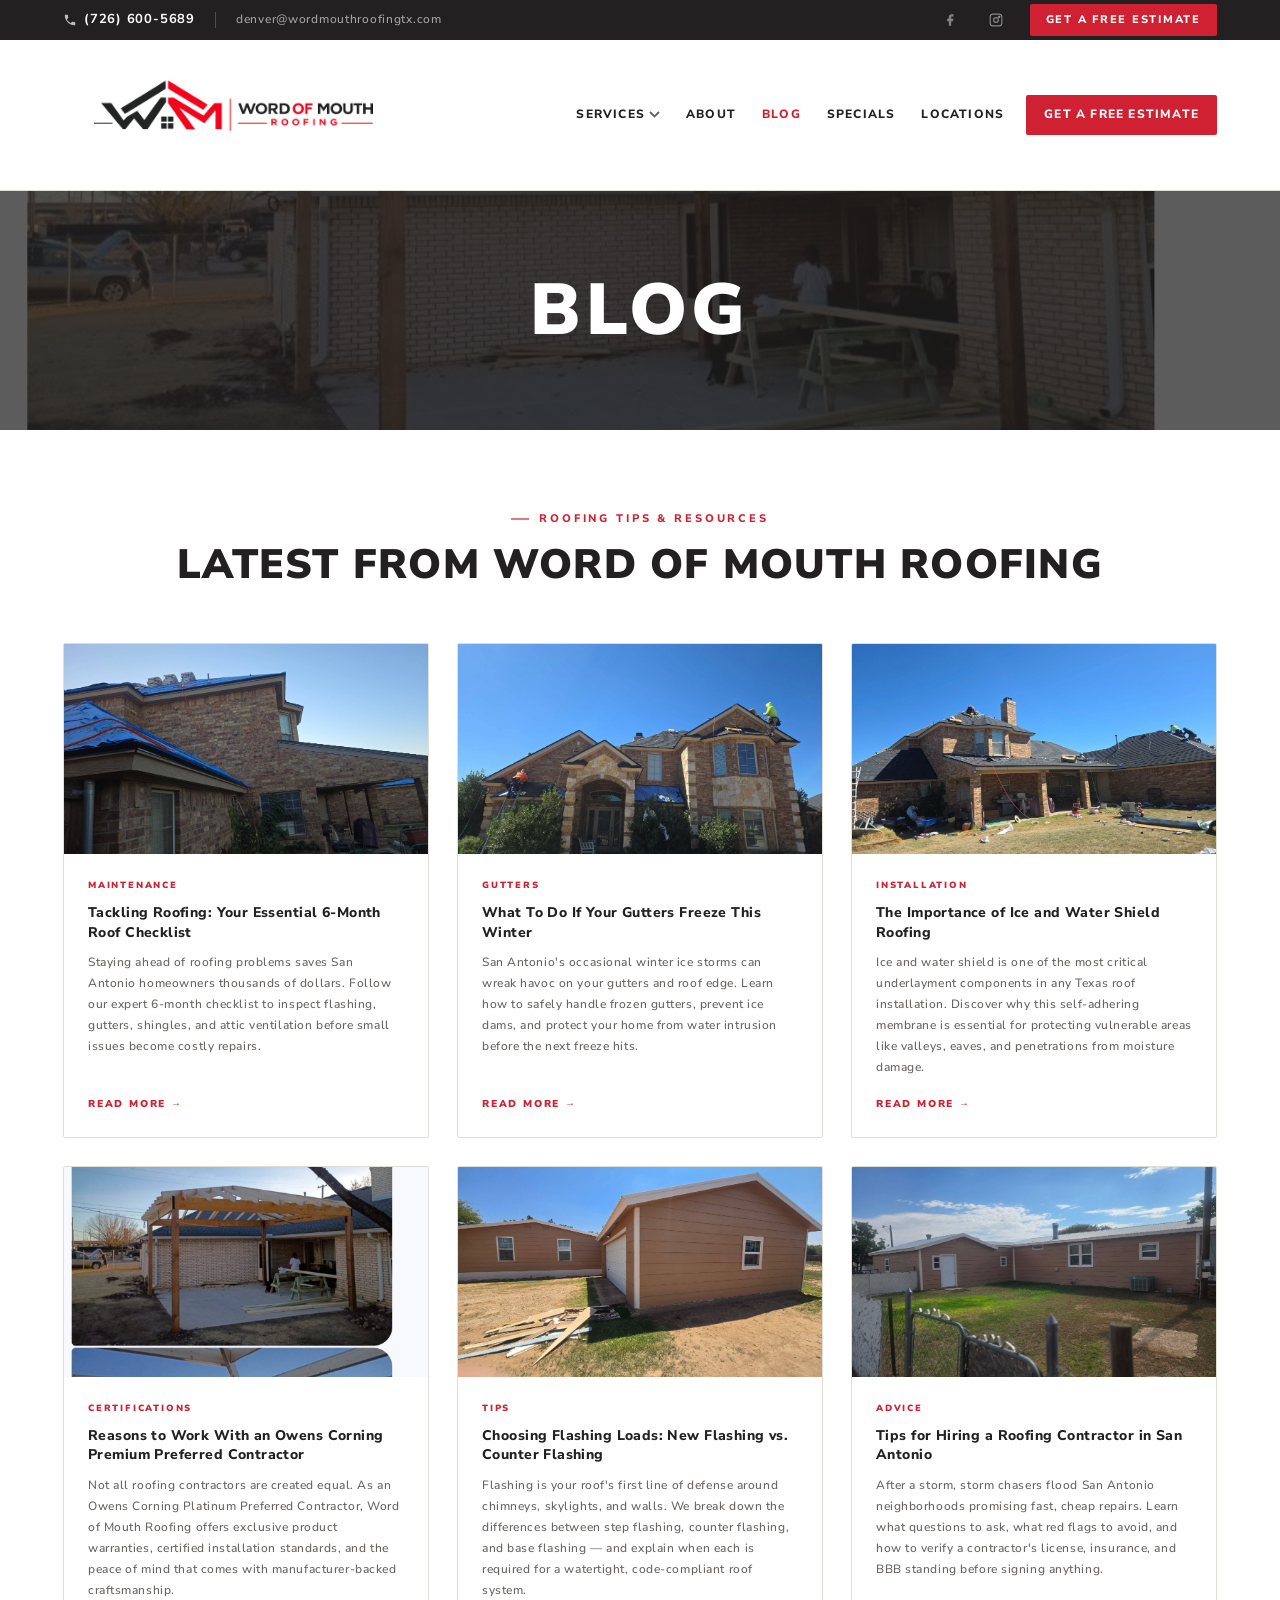
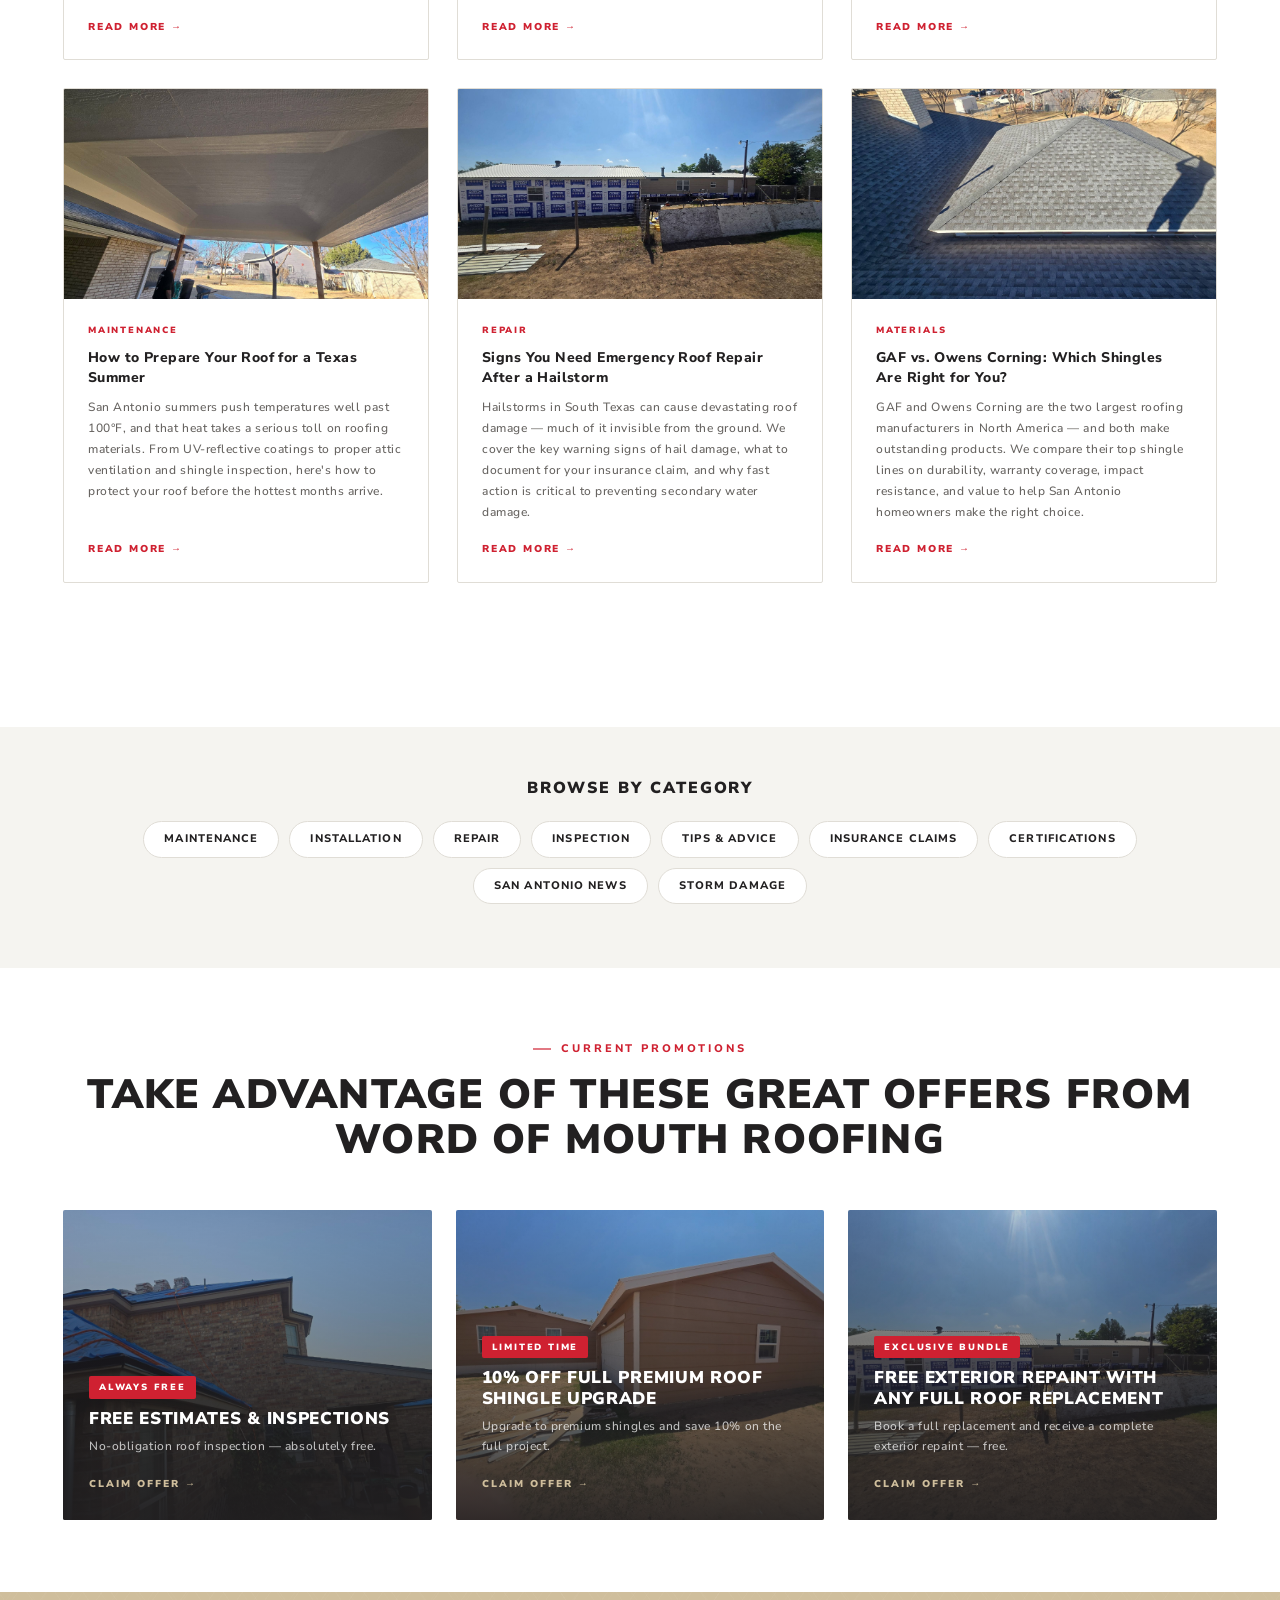
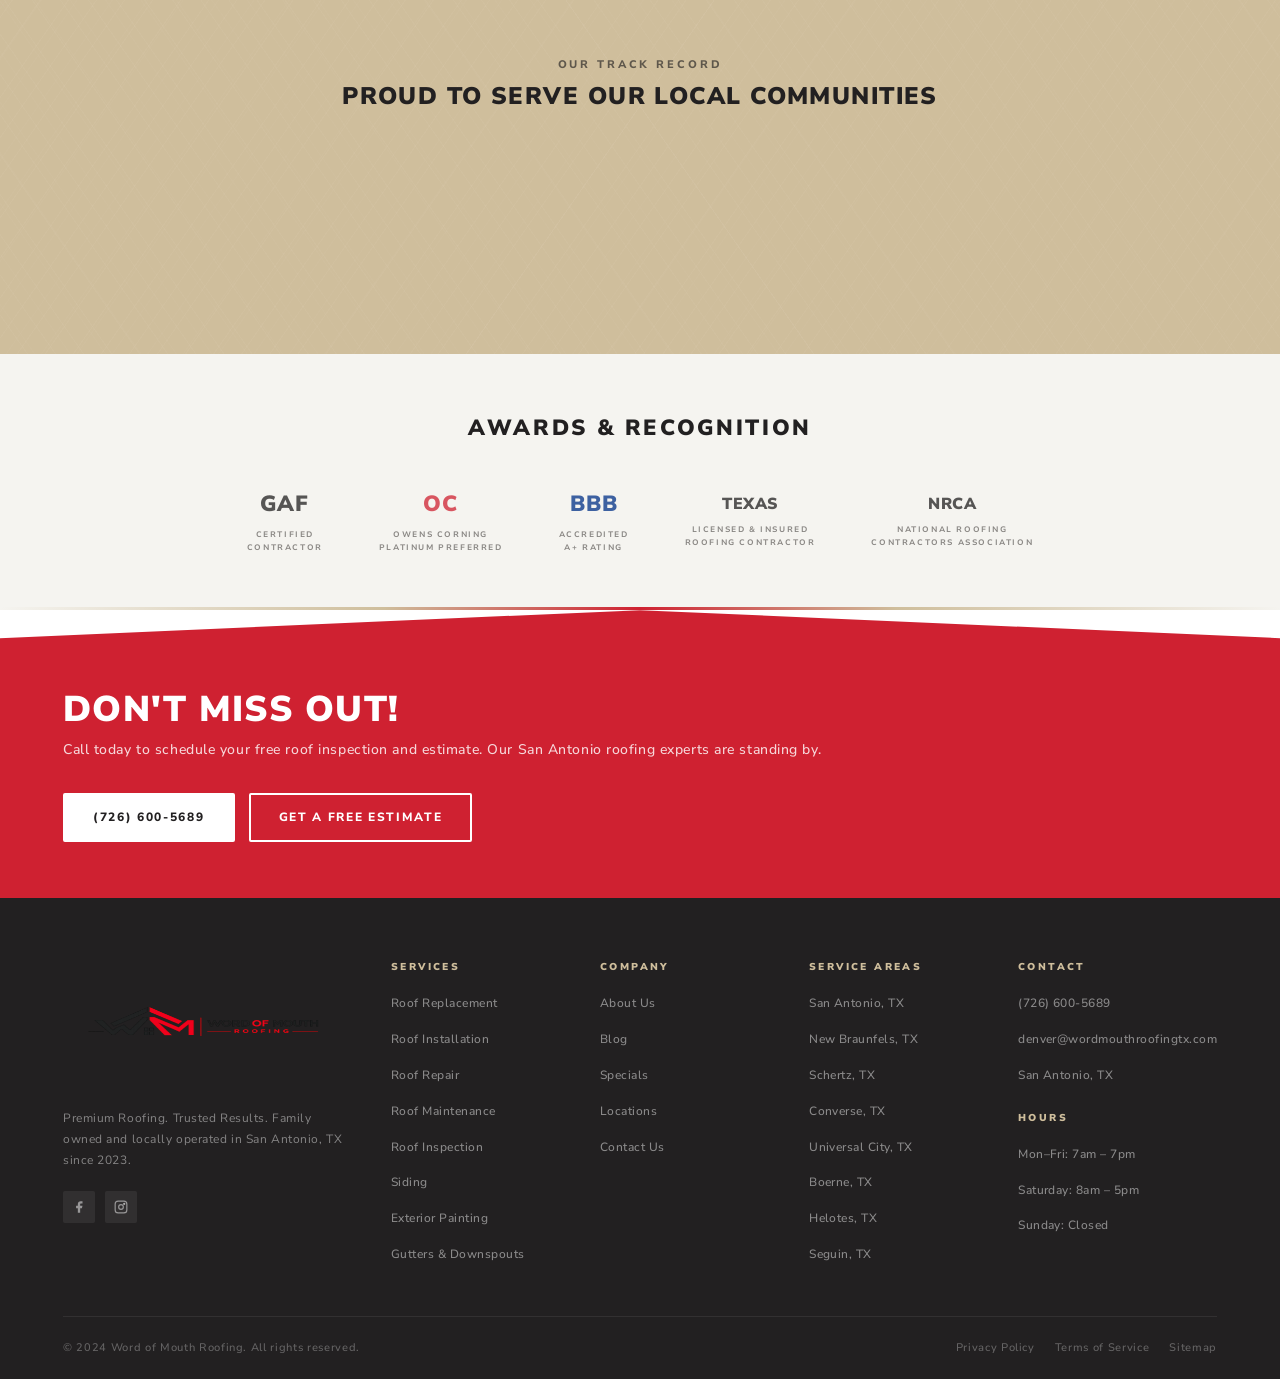
<file: blog.html>
﻿<!DOCTYPE html>
<html lang="en">
<head>
<meta charset="UTF-8">
<meta name="viewport" content="width=device-width, initial-scale=1.0">
<title>Roofing Blog | Tips, Advice &amp; Resources | Word of Mouth Roofing San Antonio</title>
<meta name="description" content="Read the latest roofing tips, maintenance advice, storm damage guides, and industry resources from Word of Mouth Roofing — San Antonio's trusted local roofing contractor.">
<link rel="stylesheet" href="css/styles.css">
</head>
<body>

<!-- ══ HEADER ══════════════════════════════════════════════ -->
<header class="site-header" id="siteHeader">
  <div class="top-bar">
    <div class="container top-bar-inner">
      <div class="tb-left">
        <a href="tel:+17266005689" class="tb-phone">
          <svg width="14" height="14" viewBox="0 0 24 24" fill="currentColor"><path d="M6.62 10.79c1.44 2.83 3.76 5.14 6.59 6.59l2.2-2.2c.27-.27.67-.36 1.02-.24 1.12.37 2.33.57 3.57.57.55 0 1 .45 1 1V20c0 .55-.45 1-1 1-9.39 0-17-7.61-17-17 0-.55.45-1 1-1h3.5c.55 0 1 .45 1 1 0 1.25.2 2.45.57 3.57.11.35.03.74-.25 1.02l-2.2 2.2z"/></svg>
          (726) 600-5689
        </a>
        <div class="tb-divider"></div>
        <a href="mailto:denver@wordmouthroofingtx.com" class="tb-email">denver@wordmouthroofingtx.com</a>
      </div>
      <div class="tb-right">
        <div class="tb-socials">
          <a href="#" class="tb-soc" aria-label="Facebook">
            <svg width="14" height="14" viewBox="0 0 24 24" fill="currentColor"><path d="M18 2h-3a5 5 0 00-5 5v3H7v4h3v8h4v-8h3l1-4h-4V7a1 1 0 011-1h3z"/></svg>
          </a>
          <a href="#" class="tb-soc" aria-label="Instagram">
            <svg width="14" height="14" viewBox="0 0 24 24" fill="none" stroke="currentColor" stroke-width="2"><rect x="2" y="2" width="20" height="20" rx="5"/><circle cx="12" cy="12" r="4"/><circle cx="17.5" cy="6.5" r="1" fill="currentColor"/></svg>
          </a>
        </div>
        <a href="contact.html" class="tb-cta">Get A Free Estimate</a>
      </div>
    </div>
  </div>
  <nav class="main-nav">
    <div class="container nav-inner">
      <a href="index.html" class="nav-logo">
        <img src="assets/logo-nav.png" alt="Word of Mouth Roofing">
      </a>
      <div class="nav-links">
        <div class="nav-dd">
          <span class="nav-link nav-dd-toggle">
            Services
            <svg class="chevron" width="11" height="7" viewBox="0 0 11 7" fill="none"><path d="M1 1l4.5 4.5L10 1" stroke="currentColor" stroke-width="1.8"/></svg>
          </span>
          <div class="nav-dd-menu">
            <a href="services/roof-replacement.html">Roof Replacement</a>
            <a href="services/roof-installation.html">Roof Installation</a>
            <a href="services/roof-repair.html">Roof Repair</a>
            <a href="services/roof-maintenance.html">Roof Maintenance</a>
            <a href="services/roof-inspection.html">Roof Inspection</a>
            <a href="services/siding.html">Siding</a>
            <a href="services/painting.html">Exterior Painting</a>
            <a href="services/gutters-downspouts.html">Gutters &amp; Downspouts</a>
          </div>
        </div>
        <a href="about.html" class="nav-link">About</a>
        <a href="blog.html" class="nav-link active">Blog</a>
        <a href="specials.html" class="nav-link">Specials</a>
        <a href="locations.html" class="nav-link">Locations</a>
        <a href="contact.html" class="nav-link nav-cta-btn">Get A Free Estimate</a>
      </div>
      <button class="burger" id="burger" aria-label="Open menu" aria-expanded="false">
        <span></span><span></span><span></span>
      </button>
    </div>
    <div class="nav-progress" id="navProgress"></div>
  </nav>
</header>

<!-- Mobile Menu -->
<div class="mobile-menu" id="mobileMenu" aria-hidden="true">
  <button class="mob-close" id="mobileClose" aria-label="Close menu">✕</button>
  <img src="assets/logo-white.png" class="mob-logo" alt="Word of Mouth Roofing">
  <a href="index.html" class="mob-link">Home</a>
  <a href="#" class="mob-link" id="mobServicesToggle">Services <span>▾</span></a>
  <div class="mob-sub" id="mobServicesSub">
    <a href="services/roof-replacement.html">Roof Replacement</a>
    <a href="services/roof-installation.html">Roof Installation</a>
    <a href="services/roof-repair.html">Roof Repair</a>
    <a href="services/roof-maintenance.html">Roof Maintenance</a>
    <a href="services/roof-inspection.html">Roof Inspection</a>
    <a href="services/siding.html">Siding</a>
    <a href="services/painting.html">Exterior Painting</a>
    <a href="services/gutters-downspouts.html">Gutters &amp; Downspouts</a>
  </div>
  <a href="about.html" class="mob-link">About</a>
  <a href="blog.html" class="mob-link">Blog</a>
  <a href="specials.html" class="mob-link">Specials</a>
  <a href="locations.html" class="mob-link">Locations</a>
  <div class="mob-cta-wrap">
    <a href="contact.html" class="mob-cta">Get A Free Estimate</a>
  </div>
</div>

<!-- ══ BLOG HERO ══════════════════════════════════════════════ -->
<section class="blog-page-hero" style="background-image:url('assets/roof-4.jpg')">
  <div class="container">
    <h1>BLOG</h1>
  </div>
</section>

<!-- ══ BLOG POSTS GRID ════════════════════════════════════════ -->
<section class="blog-sec" style="padding:80px 0;background:var(--white,#fff)">
  <div class="container">
    <span class="eyebrow" style="text-align:center;display:block">Roofing Tips &amp; Resources</span>
    <h2 class="sec-h2 center">Latest From Word Of Mouth Roofing</h2>
    <div class="blog-grid">

      <!-- Card 1 -->
      <article class="blog-card" data-reveal>
        <div class="blog-thumb">
          <img src="assets/roof-1.jpg" alt="6-Month Roof Checklist San Antonio">
        </div>
        <div class="blog-card-body">
          <span class="blog-cat">Maintenance</span>
          <h3><a href="#" style="color:inherit;text-decoration:none">Tackling Roofing: Your Essential 6-Month Roof Checklist</a></h3>
          <p>Staying ahead of roofing problems saves San Antonio homeowners thousands of dollars. Follow our expert 6-month checklist to inspect flashing, gutters, shingles, and attic ventilation before small issues become costly repairs.</p>
          <a href="#" class="blog-read">Read More →</a>
        </div>
      </article>

      <!-- Card 2 -->
      <article class="blog-card" data-reveal data-delay="1">
        <div class="blog-thumb">
          <img src="assets/roof-2.jpg" alt="Frozen Gutters Winter Ice Storm San Antonio">
        </div>
        <div class="blog-card-body">
          <span class="blog-cat">Gutters</span>
          <h3><a href="#" style="color:inherit;text-decoration:none">What To Do If Your Gutters Freeze This Winter</a></h3>
          <p>San Antonio's occasional winter ice storms can wreak havoc on your gutters and roof edge. Learn how to safely handle frozen gutters, prevent ice dams, and protect your home from water intrusion before the next freeze hits.</p>
          <a href="#" class="blog-read">Read More →</a>
        </div>
      </article>

      <!-- Card 3 -->
      <article class="blog-card" data-reveal data-delay="2">
        <div class="blog-thumb">
          <img src="assets/roof-3.jpg" alt="Ice and Water Shield Roofing Installation">
        </div>
        <div class="blog-card-body">
          <span class="blog-cat">Installation</span>
          <h3><a href="#" style="color:inherit;text-decoration:none">The Importance of Ice and Water Shield Roofing</a></h3>
          <p>Ice and water shield is one of the most critical underlayment components in any Texas roof installation. Discover why this self-adhering membrane is essential for protecting vulnerable areas like valleys, eaves, and penetrations from moisture damage.</p>
          <a href="#" class="blog-read">Read More →</a>
        </div>
      </article>

      <!-- Card 4 -->
      <article class="blog-card" data-reveal>
        <div class="blog-thumb">
          <img src="assets/roof-4.jpg" alt="Owens Corning Platinum Preferred Contractor San Antonio">
        </div>
        <div class="blog-card-body">
          <span class="blog-cat">Certifications</span>
          <h3><a href="#" style="color:inherit;text-decoration:none">Reasons to Work With an Owens Corning Premium Preferred Contractor</a></h3>
          <p>Not all roofing contractors are created equal. As an Owens Corning Platinum Preferred Contractor, Word of Mouth Roofing offers exclusive product warranties, certified installation standards, and the peace of mind that comes with manufacturer-backed craftsmanship.</p>
          <a href="#" class="blog-read">Read More →</a>
        </div>
      </article>

      <!-- Card 5 -->
      <article class="blog-card" data-reveal data-delay="1">
        <div class="blog-thumb">
          <img src="assets/roof-5.jpg" alt="Roof Flashing Counter Flashing Tips">
        </div>
        <div class="blog-card-body">
          <span class="blog-cat">Tips</span>
          <h3><a href="#" style="color:inherit;text-decoration:none">Choosing Flashing Loads: New Flashing vs. Counter Flashing</a></h3>
          <p>Flashing is your roof's first line of defense around chimneys, skylights, and walls. We break down the differences between step flashing, counter flashing, and base flashing — and explain when each is required for a watertight, code-compliant roof system.</p>
          <a href="#" class="blog-read">Read More →</a>
        </div>
      </article>

      <!-- Card 6 -->
      <article class="blog-card" data-reveal data-delay="2">
        <div class="blog-thumb">
          <img src="assets/roof-6.jpg" alt="Hiring a Roofing Contractor San Antonio TX">
        </div>
        <div class="blog-card-body">
          <span class="blog-cat">Advice</span>
          <h3><a href="#" style="color:inherit;text-decoration:none">Tips for Hiring a Roofing Contractor in San Antonio</a></h3>
          <p>After a storm, storm chasers flood San Antonio neighborhoods promising fast, cheap repairs. Learn what questions to ask, what red flags to avoid, and how to verify a contractor's license, insurance, and BBB standing before signing anything.</p>
          <a href="#" class="blog-read">Read More →</a>
        </div>
      </article>

      <!-- Card 7 -->
      <article class="blog-card" data-reveal>
        <div class="blog-thumb">
          <img src="assets/roof-7.jpg" alt="Prepare Roof for Texas Summer Heat San Antonio">
        </div>
        <div class="blog-card-body">
          <span class="blog-cat">Maintenance</span>
          <h3><a href="#" style="color:inherit;text-decoration:none">How to Prepare Your Roof for a Texas Summer</a></h3>
          <p>San Antonio summers push temperatures well past 100°F, and that heat takes a serious toll on roofing materials. From UV-reflective coatings to proper attic ventilation and shingle inspection, here's how to protect your roof before the hottest months arrive.</p>
          <a href="#" class="blog-read">Read More →</a>
        </div>
      </article>

      <!-- Card 8 -->
      <article class="blog-card" data-reveal data-delay="1">
        <div class="blog-thumb">
          <img src="assets/roof-8.jpg" alt="Emergency Roof Repair After Hailstorm San Antonio">
        </div>
        <div class="blog-card-body">
          <span class="blog-cat">Repair</span>
          <h3><a href="#" style="color:inherit;text-decoration:none">Signs You Need Emergency Roof Repair After a Hailstorm</a></h3>
          <p>Hailstorms in South Texas can cause devastating roof damage — much of it invisible from the ground. We cover the key warning signs of hail damage, what to document for your insurance claim, and why fast action is critical to preventing secondary water damage.</p>
          <a href="#" class="blog-read">Read More →</a>
        </div>
      </article>

      <!-- Card 9 -->
      <article class="blog-card" data-reveal data-delay="2">
        <div class="blog-thumb">
          <img src="assets/roof-9.jpg" alt="GAF vs Owens Corning Shingles Comparison San Antonio">
        </div>
        <div class="blog-card-body">
          <span class="blog-cat">Materials</span>
          <h3><a href="#" style="color:inherit;text-decoration:none">GAF vs. Owens Corning: Which Shingles Are Right for You?</a></h3>
          <p>GAF and Owens Corning are the two largest roofing manufacturers in North America — and both make outstanding products. We compare their top shingle lines on durability, warranty coverage, impact resistance, and value to help San Antonio homeowners make the right choice.</p>
          <a href="#" class="blog-read">Read More →</a>
        </div>
      </article>

    </div>
  </div>
</section>

<!-- ══ BROWSE BY CATEGORY ═════════════════════════════════════ -->
<section class="blog-cats-sec">
  <div class="container">
    <p class="blog-cats-hed">Browse By Category</p>
    <div class="blog-cat-pills">
      <a href="#" class="cat-pill">Maintenance</a>
      <a href="#" class="cat-pill">Installation</a>
      <a href="#" class="cat-pill">Repair</a>
      <a href="#" class="cat-pill">Inspection</a>
      <a href="#" class="cat-pill">Tips &amp; Advice</a>
      <a href="#" class="cat-pill">Insurance Claims</a>
      <a href="#" class="cat-pill">Certifications</a>
      <a href="#" class="cat-pill">San Antonio News</a>
      <a href="#" class="cat-pill">Storm Damage</a>
    </div>
  </div>
</section>

<!-- ══ OFFERS / SPECIALS SECTION ════════════════════════════ -->
<section class="offers-sec">
  <div class="container">
    <span class="eyebrow" style="text-align:center;display:block">Current Promotions</span>
    <h2 class="sec-h2 center">Take Advantage Of These Great Offers From Word Of Mouth Roofing</h2>
    <div class="offers-grid" style="margin-top:48px">
      <a href="contact.html" class="offer-card">
        <img src="assets/roof-1.jpg" alt="Free Estimates">
        <div class="offer-body">
          <span class="offer-tag">Always Free</span>
          <h3>Free Estimates &amp; Inspections</h3>
          <p>No-obligation roof inspection — absolutely free.</p>
          <span class="offer-link">Claim Offer →</span>
        </div>
      </a>
      <a href="specials.html" class="offer-card">
        <img src="assets/roof-5.jpg" alt="10% Off">
        <div class="offer-body">
          <span class="offer-tag">Limited Time</span>
          <h3>10% OFF Full Premium Roof Shingle Upgrade</h3>
          <p>Upgrade to premium shingles and save 10% on the full project.</p>
          <span class="offer-link">Claim Offer →</span>
        </div>
      </a>
      <a href="specials.html" class="offer-card">
        <img src="assets/roof-8.jpg" alt="Free Repaint">
        <div class="offer-body">
          <span class="offer-tag">Exclusive Bundle</span>
          <h3>FREE Exterior Repaint With Any Full Roof Replacement</h3>
          <p>Book a full replacement and receive a complete exterior repaint — free.</p>
          <span class="offer-link">Claim Offer →</span>
        </div>
      </a>
    </div>
  </div>
</section>

<!-- ══ STATS BAR ═════════════════════════════════════════════ -->
<section class="stats-bar">
  <div class="container">
    <span class="stats-eyebrow">Our Track Record</span>
    <p class="stats-hed">Proud To Serve Our Local Communities</p>
    <div class="stats-nums">
      <div class="stat-item" data-reveal>
        <span class="stat-num"><span class="count" data-target="2400">0</span><span class="stat-suffix">+</span></span>
        <span class="stat-label">Homes Served</span>
      </div>
      <div class="stat-item" data-reveal data-delay="1">
        <span class="stat-num"><span class="count" data-target="247">0</span><span class="stat-suffix">+</span></span>
        <span class="stat-label">5-Star Reviews</span>
        <div class="stat-stars">
          <svg width="16" height="16" viewBox="0 0 24 24" fill="currentColor"><path d="M12 2l3.09 6.26L22 9.27l-5 4.87 1.18 6.88L12 17.77l-6.18 3.25L7 14.14 2 9.27l6.91-1.01L12 2z"/></svg>
          <svg width="16" height="16" viewBox="0 0 24 24" fill="currentColor"><path d="M12 2l3.09 6.26L22 9.27l-5 4.87 1.18 6.88L12 17.77l-6.18 3.25L7 14.14 2 9.27l6.91-1.01L12 2z"/></svg>
          <svg width="16" height="16" viewBox="0 0 24 24" fill="currentColor"><path d="M12 2l3.09 6.26L22 9.27l-5 4.87 1.18 6.88L12 17.77l-6.18 3.25L7 14.14 2 9.27l6.91-1.01L12 2z"/></svg>
          <svg width="16" height="16" viewBox="0 0 24 24" fill="currentColor"><path d="M12 2l3.09 6.26L22 9.27l-5 4.87 1.18 6.88L12 17.77l-6.18 3.25L7 14.14 2 9.27l6.91-1.01L12 2z"/></svg>
          <svg width="16" height="16" viewBox="0 0 24 24" fill="currentColor"><path d="M12 2l3.09 6.26L22 9.27l-5 4.87 1.18 6.88L12 17.77l-6.18 3.25L7 14.14 2 9.27l6.91-1.01L12 2z"/></svg>
        </div>
      </div>
    </div>
  </div>
</section>

<!-- ══ AWARDS & RECOGNITION ══════════════════════════════════ -->
<section class="awards-sec">
  <div class="container">
    <p class="awards-hed">Awards &amp; Recognition</p>
    <div class="awards-logos">
      <div class="award-logo-item">
        <strong>GAF</strong>
        <span>Certified<br>Contractor</span>
      </div>
      <div class="award-logo-item">
        <strong style="color:var(--red)">OC</strong>
        <span>Owens Corning<br>Platinum Preferred</span>
      </div>
      <div class="award-logo-item">
        <strong style="color:#003087">BBB</strong>
        <span>Accredited<br>A+ Rating</span>
      </div>
      <div class="award-logo-item">
        <strong style="font-size:16px">TEXAS</strong>
        <span>Licensed &amp; Insured<br>Roofing Contractor</span>
      </div>
      <div class="award-logo-item">
        <strong style="font-size:16px">NRCA</strong>
        <span>National Roofing<br>Contractors Association</span>
      </div>
    </div>
  </div>
</section>

<!-- ══ RED CTA BANNER ════════════════════════════════════════ -->
<section class="cta-banner">
  <div class="container">
    <div class="cta-banner-inner">
      <div>
        <h2>Don't Miss Out!</h2>
        <p>Call today to schedule your free roof inspection and estimate. Our San Antonio roofing experts are standing by.</p>
      </div>
      <div class="cta-banner-btns">
        <a href="tel:+17266005689" class="btn btn-white">(726) 600-5689</a>
        <a href="contact.html" class="btn btn-outline-white">Get A Free Estimate</a>
      </div>
    </div>
  </div>
</section>

<!-- ══ FOOTER ════════════════════════════════════════════════ -->
<footer class="site-footer">
  <div class="container">
    <div class="footer-grid">
      <div class="footer-brand">
        <img src="assets/logo-nav.png" class="footer-logo" alt="Word of Mouth Roofing">
        <p class="footer-tagline">Premium Roofing. Trusted Results. Family owned and locally operated in San Antonio, TX since 2023.</p>
        <div class="footer-socials">
          <a href="#" class="footer-soc" aria-label="Facebook">
            <svg width="14" height="14" viewBox="0 0 24 24" fill="currentColor"><path d="M18 2h-3a5 5 0 00-5 5v3H7v4h3v8h4v-8h3l1-4h-4V7a1 1 0 011-1h3z"/></svg>
          </a>
          <a href="#" class="footer-soc" aria-label="Instagram">
            <svg width="14" height="14" viewBox="0 0 24 24" fill="none" stroke="currentColor" stroke-width="2"><rect x="2" y="2" width="20" height="20" rx="5"/><circle cx="12" cy="12" r="4"/><circle cx="17.5" cy="6.5" r="1" fill="currentColor"/></svg>
          </a>
        </div>
      </div>
      <div class="footer-col">
        <h4>Services</h4>
        <ul>
          <li><a href="services/roof-replacement.html">Roof Replacement</a></li>
          <li><a href="services/roof-installation.html">Roof Installation</a></li>
          <li><a href="services/roof-repair.html">Roof Repair</a></li>
          <li><a href="services/roof-maintenance.html">Roof Maintenance</a></li>
          <li><a href="services/roof-inspection.html">Roof Inspection</a></li>
          <li><a href="services/siding.html">Siding</a></li>
          <li><a href="services/painting.html">Exterior Painting</a></li>
          <li><a href="services/gutters-downspouts.html">Gutters &amp; Downspouts</a></li>
        </ul>
      </div>
      <div class="footer-col">
        <h4>Company</h4>
        <ul>
          <li><a href="about.html">About Us</a></li>
          <li><a href="blog.html">Blog</a></li>
          <li><a href="specials.html">Specials</a></li>
          <li><a href="locations.html">Locations</a></li>
          <li><a href="contact.html">Contact Us</a></li>
        </ul>
      </div>
      <div class="footer-col">
        <h4>Service Areas</h4>
        <ul>
          <li><a href="locations.html">San Antonio, TX</a></li>
          <li><a href="locations.html">New Braunfels, TX</a></li>
          <li><a href="locations.html">Schertz, TX</a></li>
          <li><a href="locations.html">Converse, TX</a></li>
          <li><a href="locations.html">Universal City, TX</a></li>
          <li><a href="locations.html">Boerne, TX</a></li>
          <li><a href="locations.html">Helotes, TX</a></li>
          <li><a href="locations.html">Seguin, TX</a></li>
        </ul>
      </div>
      <div class="footer-col">
        <h4>Contact</h4>
        <ul>
          <li><a href="tel:+17266005689">(726) 600-5689</a></li>
          <li><a href="mailto:denver@wordmouthroofingtx.com">denver@wordmouthroofingtx.com</a></li>
          <li><a href="#">San Antonio, TX</a></li>
        </ul>
        <h4 style="margin-top:24px">Hours</h4>
        <ul>
          <li><a href="#">Mon–Fri: 7am – 7pm</a></li>
          <li><a href="#">Saturday: 8am – 5pm</a></li>
          <li><a href="#">Sunday: Closed</a></li>
        </ul>
      </div>
    </div>
    <div class="footer-bottom">
      <p class="footer-copy">&copy; 2024 Word of Mouth Roofing. All rights reserved.</p>
      <div class="footer-legal">
        <a href="#">Privacy Policy</a>
        <a href="#">Terms of Service</a>
        <a href="#">Sitemap</a>
      </div>
    </div>
  </div>
</footer>

<script src="js/main.js"></script>
</body>
</html>
</file>
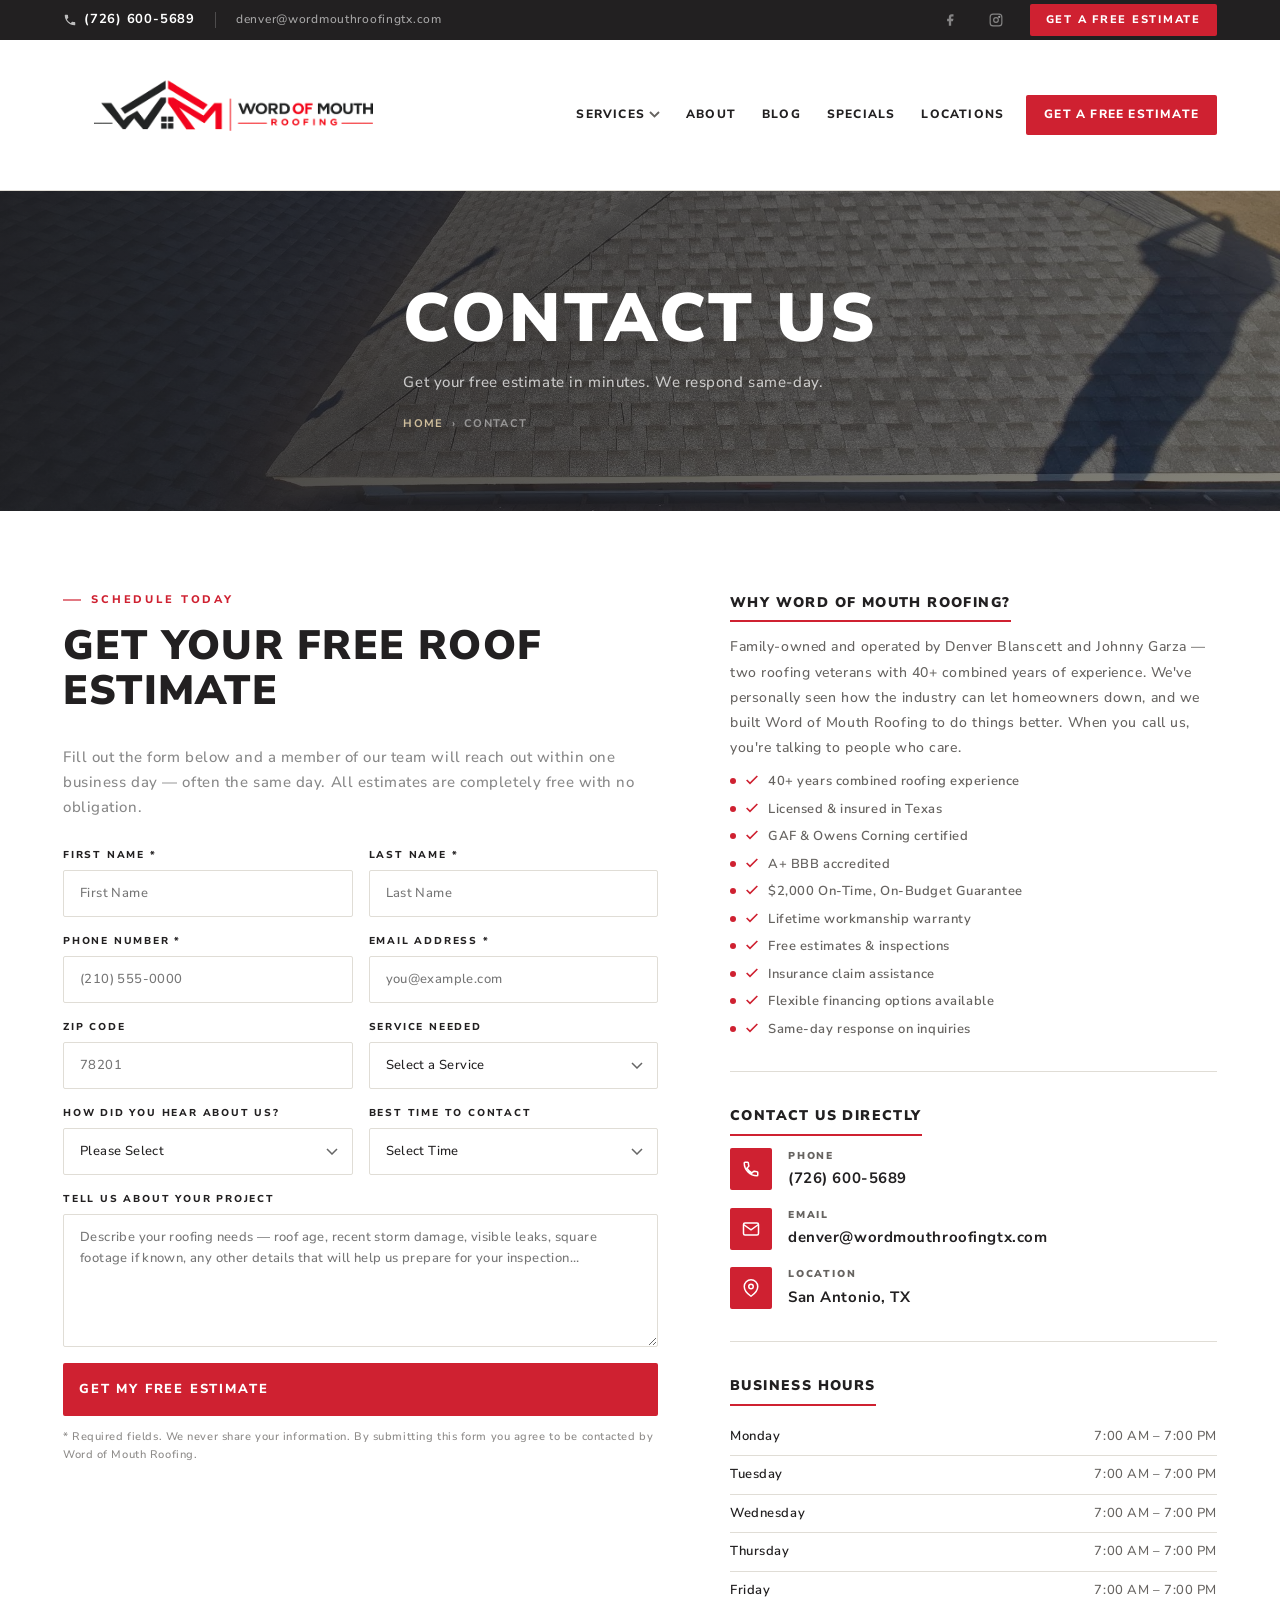
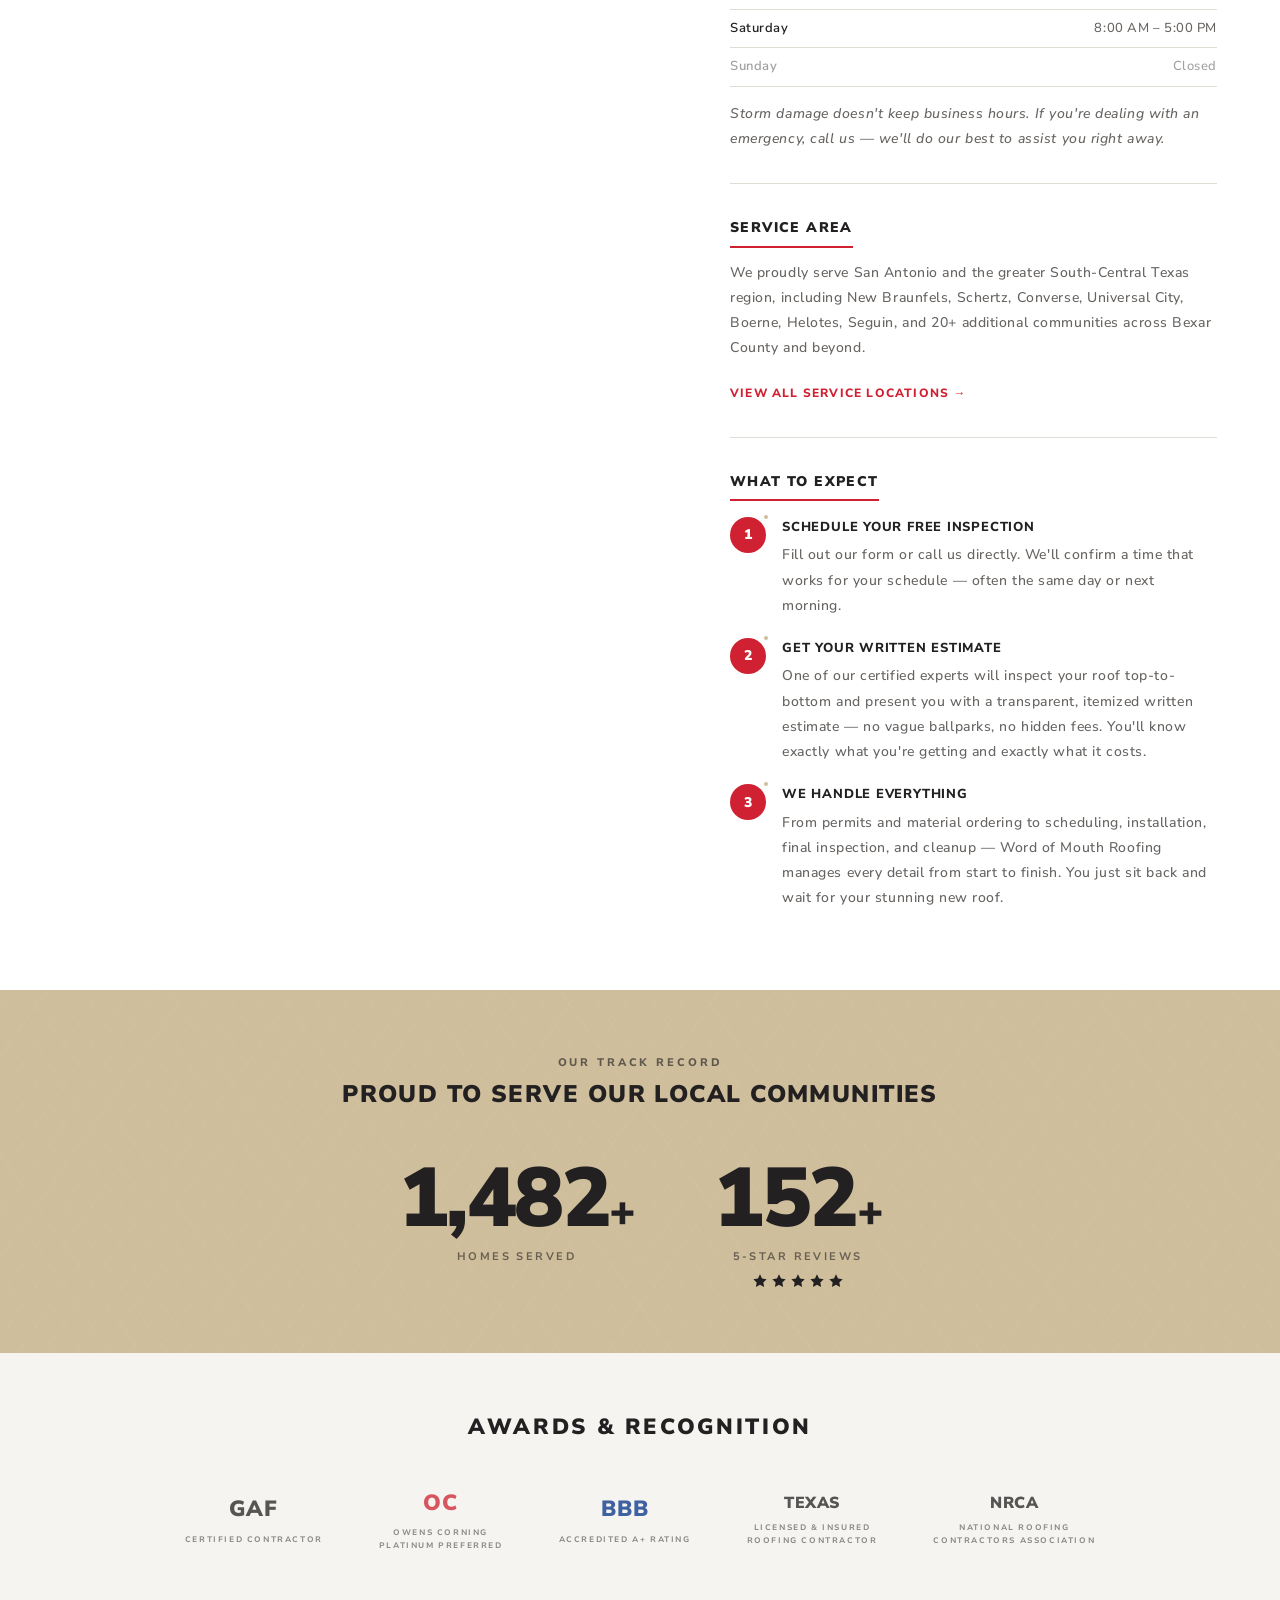
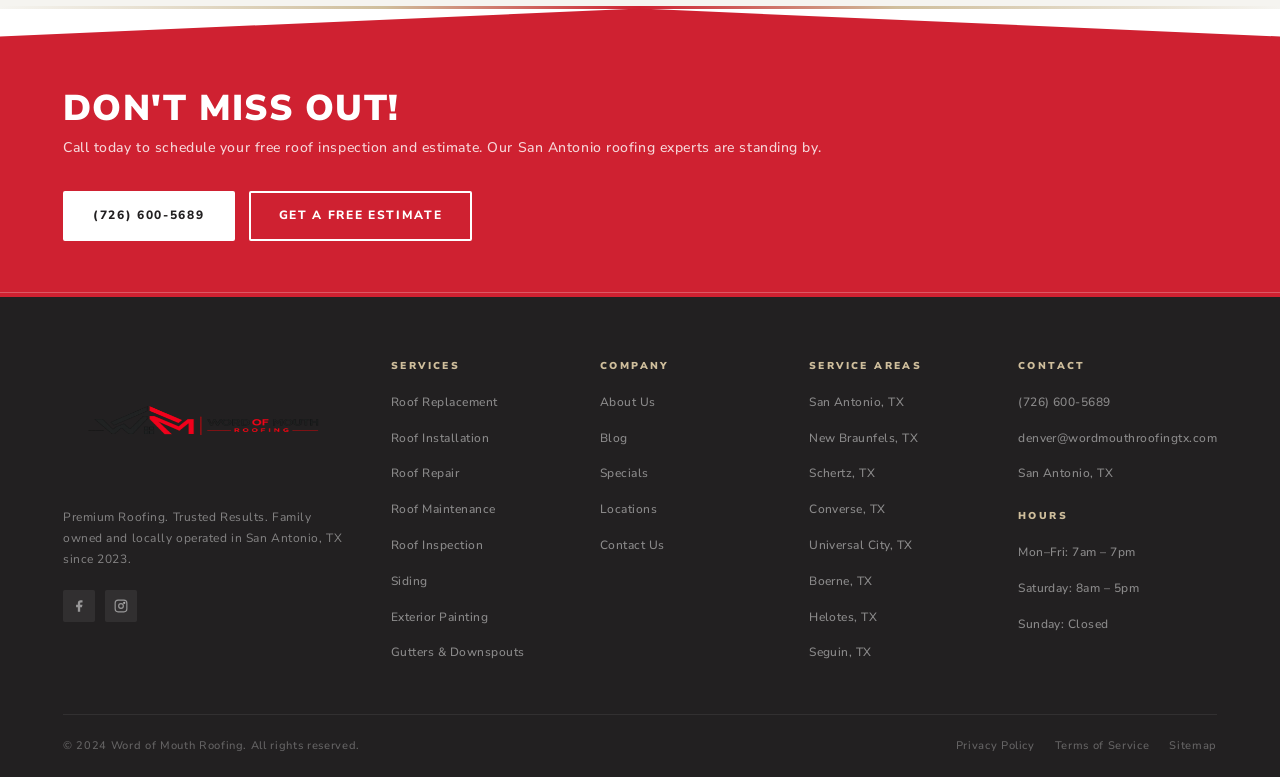
<file: contact.html>
﻿<!DOCTYPE html>
<html lang="en">
<head>
<meta charset="UTF-8">
<meta name="viewport" content="width=device-width, initial-scale=1.0">
<title>Contact Word of Mouth Roofing | Free Estimate San Antonio TX</title>
<meta name="description" content="Contact Word of Mouth Roofing in San Antonio, TX for a free roof estimate or inspection. Call (726) 600-5689 or fill out our online form. Family-owned, GAF certified, A+ BBB rated. Same-day response.">
<meta name="keywords" content="contact Word of Mouth Roofing, free roof estimate San Antonio, roofing quote San Antonio TX, roof inspection San Antonio, call roofing contractor San Antonio">
<link rel="canonical" href="https://www.wordofmouthroofing.com/contact.html">
<link rel="stylesheet" href="css/styles.css">
</head>
<body>

<!-- ══ HEADER ══════════════════════════════════════════════ -->
<header class="site-header" id="siteHeader">
  <div class="top-bar">
    <div class="container top-bar-inner">
      <div class="tb-left">
        <a href="tel:+17266005689" class="tb-phone">
          <svg width="14" height="14" viewBox="0 0 24 24" fill="currentColor"><path d="M6.62 10.79c1.44 2.83 3.76 5.14 6.59 6.59l2.2-2.2c.27-.27.67-.36 1.02-.24 1.12.37 2.33.57 3.57.57.55 0 1 .45 1 1V20c0 .55-.45 1-1 1-9.39 0-17-7.61-17-17 0-.55.45-1 1-1h3.5c.55 0 1 .45 1 1 0 1.25.2 2.45.57 3.57.11.35.03.74-.25 1.02l-2.2 2.2z"/></svg>
          (726) 600-5689
        </a>
        <div class="tb-divider"></div>
        <a href="mailto:denver@wordmouthroofingtx.com" class="tb-email">denver@wordmouthroofingtx.com</a>
      </div>
      <div class="tb-right">
        <div class="tb-socials">
          <a href="#" class="tb-soc" aria-label="Facebook"><svg width="14" height="14" viewBox="0 0 24 24" fill="currentColor"><path d="M18 2h-3a5 5 0 00-5 5v3H7v4h3v8h4v-8h3l1-4h-4V7a1 1 0 011-1h3z"/></svg></a>
          <a href="#" class="tb-soc" aria-label="Instagram"><svg width="14" height="14" viewBox="0 0 24 24" fill="none" stroke="currentColor" stroke-width="2"><rect x="2" y="2" width="20" height="20" rx="5"/><circle cx="12" cy="12" r="4"/><circle cx="17.5" cy="6.5" r="1" fill="currentColor"/></svg></a>
        </div>
        <a href="contact.html" class="tb-cta">Get A Free Estimate</a>
      </div>
    </div>
  </div>
  <nav class="main-nav">
    <div class="container nav-inner">
      <a href="index.html" class="nav-logo"><img src="assets/logo-nav.png" alt="Word of Mouth Roofing"></a>
      <div class="nav-links">
        <div class="nav-dd">
          <span class="nav-link nav-dd-toggle">Services <svg class="chevron" width="11" height="7" viewBox="0 0 11 7" fill="none"><path d="M1 1l4.5 4.5L10 1" stroke="currentColor" stroke-width="1.8"/></svg></span>
          <div class="nav-dd-menu">
            <a href="services/roof-replacement.html">Roof Replacement</a>
            <a href="services/roof-installation.html">Roof Installation</a>
            <a href="services/roof-repair.html">Roof Repair</a>
            <a href="services/roof-maintenance.html">Roof Maintenance</a>
            <a href="services/roof-inspection.html">Roof Inspection</a>
            <a href="services/siding.html">Siding</a>
            <a href="services/painting.html">Exterior Painting</a>
            <a href="services/gutters-downspouts.html">Gutters &amp; Downspouts</a>
          </div>
        </div>
        <a href="about.html" class="nav-link">About</a>
        <a href="blog.html" class="nav-link">Blog</a>
        <a href="specials.html" class="nav-link">Specials</a>
        <a href="locations.html" class="nav-link">Locations</a>
        <a href="contact.html" class="nav-link nav-cta-btn active">Get A Free Estimate</a>
      </div>
      <button class="burger" id="burger" aria-label="Open menu"><span></span><span></span><span></span></button>
    </div>
    <div class="nav-progress" id="navProgress"></div>
  </nav>
</header>
<div class="mobile-menu" id="mobileMenu">
  <button class="mob-close" id="mobileClose">&#10005;</button>
  <img src="assets/logo-white.png" class="mob-logo" alt="Word of Mouth Roofing">
  <a href="index.html" class="mob-link">Home</a>
  <a href="#" class="mob-link" id="mobServicesToggle">Services &#9660;</a>
  <div class="mob-sub" id="mobServicesSub">
    <a href="services/roof-replacement.html">Roof Replacement</a>
    <a href="services/roof-installation.html">Roof Installation</a>
    <a href="services/roof-repair.html">Roof Repair</a>
    <a href="services/roof-maintenance.html">Roof Maintenance</a>
    <a href="services/roof-inspection.html">Roof Inspection</a>
    <a href="services/siding.html">Siding</a>
    <a href="services/painting.html">Exterior Painting</a>
    <a href="services/gutters-downspouts.html">Gutters &amp; Downspouts</a>
  </div>
  <a href="about.html" class="mob-link">About</a>
  <a href="blog.html" class="mob-link">Blog</a>
  <a href="specials.html" class="mob-link">Specials</a>
  <a href="locations.html" class="mob-link">Locations</a>
  <div class="mob-cta-wrap"><a href="contact.html" class="mob-cta">Get A Free Estimate</a></div>
</div>

<!-- ══ HERO ══════════════════════════════════════════════════ -->
<section class="page-hero page-hero--short" style="background-image:url('assets/roof-9.jpg');min-height:320px;">
  <div class="page-hero-overlay"></div>
  <div class="container page-hero-inner">
    <h1 class="page-hero-h1">CONTACT US</h1>
    <p class="page-hero-sub">Get your free estimate in minutes. We respond same-day.</p>
    <nav class="breadcrumb" aria-label="Breadcrumb">
      <a href="index.html">Home</a>
      <span>&#8250;</span>
      <span>Contact</span>
    </nav>
  </div>
</section>

<!-- ══ CONTACT SECTION ═══════════════════════════════════════ -->
<section class="contact-sec contact-sec--full">
  <div class="container">
    <div class="contact-inner">
      <div>
        <span class="eyebrow">Schedule Today</span>
        <h2 class="sec-h2">Get Your Free Roof Estimate</h2>
        <p style="color:#888;margin-bottom:28px;font-size:15px;">Fill out the form below and a member of our team will reach out within one business day — often the same day. All estimates are completely free with no obligation.</p>
        <form class="contact-form" id="contactForm" novalidate>
          <div class="form-row">
            <div class="form-group"><label>First Name *</label><input type="text" name="fname" placeholder="First Name" required></div>
            <div class="form-group"><label>Last Name *</label><input type="text" name="lname" placeholder="Last Name" required></div>
          </div>
          <div class="form-row">
            <div class="form-group"><label>Phone Number *</label><input type="tel" name="phone" placeholder="(210) 555-0000" required></div>
            <div class="form-group"><label>Email Address *</label><input type="email" name="email" placeholder="you@example.com" required></div>
          </div>
          <div class="form-row">
            <div class="form-group"><label>ZIP Code</label><input type="text" name="zip" placeholder="78201"></div>
            <div class="form-group"><label>Service Needed</label><select name="service"><option value="">Select a Service</option><option>Roof Replacement</option><option>Roof Repair</option><option>Roof Installation</option><option>Roof Maintenance</option><option>Roof Inspection</option><option>Siding</option><option>Exterior Painting</option><option>Gutters &amp; Downspouts</option><option>Other</option></select></div>
          </div>
          <div class="form-row">
            <div class="form-group"><label>How Did You Hear About Us?</label><select name="referral"><option value="">Please Select</option><option>Google Search</option><option>Facebook</option><option>Instagram</option><option>Neighbor / Friend Referral</option><option>Yard Sign</option><option>Door Hanger / Flyer</option><option>Other</option></select></div>
            <div class="form-group"><label>Best Time to Contact</label><select name="contact_time"><option value="">Select Time</option><option>Morning (7am – 12pm)</option><option>Afternoon (12pm – 5pm)</option><option>Evening (5pm – 7pm)</option><option>Anytime</option></select></div>
          </div>
          <div class="form-group"><label>Tell Us About Your Project</label><textarea name="message" placeholder="Describe your roofing needs — roof age, recent storm damage, visible leaks, square footage if known, any other details that will help us prepare for your inspection&#8230;" rows="5"></textarea></div>
          <button type="submit" class="btn btn-red form-submit">Get My Free Estimate</button>
          <p class="form-note">* Required fields. We never share your information. By submitting this form you agree to be contacted by Word of Mouth Roofing.</p>
        </form>
      </div>

      <!-- INFO COLUMN -->
      <div class="contact-info-col contact-info-col--full" data-reveal>

        <div class="cic-block">
          <h3>Why Word Of Mouth Roofing?</h3>
          <p>Family-owned and operated by Denver Blanscett and Johnny Garza — two roofing veterans with 40+ combined years of experience. We've personally seen how the industry can let homeowners down, and we built Word of Mouth Roofing to do things better. When you call us, you're talking to people who care.</p>
          <ul class="cic-list">
            <li><svg width="16" height="16" viewBox="0 0 24 24" fill="none" stroke="var(--red)" stroke-width="2.5"><polyline points="20 6 9 17 4 12"/></svg>40+ years combined roofing experience</li>
            <li><svg width="16" height="16" viewBox="0 0 24 24" fill="none" stroke="var(--red)" stroke-width="2.5"><polyline points="20 6 9 17 4 12"/></svg>Licensed &amp; insured in Texas</li>
            <li><svg width="16" height="16" viewBox="0 0 24 24" fill="none" stroke="var(--red)" stroke-width="2.5"><polyline points="20 6 9 17 4 12"/></svg>GAF &amp; Owens Corning certified</li>
            <li><svg width="16" height="16" viewBox="0 0 24 24" fill="none" stroke="var(--red)" stroke-width="2.5"><polyline points="20 6 9 17 4 12"/></svg>A+ BBB accredited</li>
            <li><svg width="16" height="16" viewBox="0 0 24 24" fill="none" stroke="var(--red)" stroke-width="2.5"><polyline points="20 6 9 17 4 12"/></svg>$2,000 On-Time, On-Budget Guarantee</li>
            <li><svg width="16" height="16" viewBox="0 0 24 24" fill="none" stroke="var(--red)" stroke-width="2.5"><polyline points="20 6 9 17 4 12"/></svg>Lifetime workmanship warranty</li>
            <li><svg width="16" height="16" viewBox="0 0 24 24" fill="none" stroke="var(--red)" stroke-width="2.5"><polyline points="20 6 9 17 4 12"/></svg>Free estimates &amp; inspections</li>
            <li><svg width="16" height="16" viewBox="0 0 24 24" fill="none" stroke="var(--red)" stroke-width="2.5"><polyline points="20 6 9 17 4 12"/></svg>Insurance claim assistance</li>
            <li><svg width="16" height="16" viewBox="0 0 24 24" fill="none" stroke="var(--red)" stroke-width="2.5"><polyline points="20 6 9 17 4 12"/></svg>Flexible financing options available</li>
            <li><svg width="16" height="16" viewBox="0 0 24 24" fill="none" stroke="var(--red)" stroke-width="2.5"><polyline points="20 6 9 17 4 12"/></svg>Same-day response on inquiries</li>
          </ul>
        </div>

        <div class="cic-block">
          <h3>Contact Us Directly</h3>
          <div class="cic-contact-items">
            <div class="cic-contact-item">
              <div class="cic-contact-icon">
                <svg width="18" height="18" viewBox="0 0 24 24" fill="none" stroke="currentColor" stroke-width="2"><path d="M6.62 10.79c1.44 2.83 3.76 5.14 6.59 6.59l2.2-2.2c.27-.27.67-.36 1.02-.24 1.12.37 2.33.57 3.57.57.55 0 1 .45 1 1V20c0 .55-.45 1-1 1-9.39 0-17-7.61-17-17 0-.55.45-1 1-1h3.5c.55 0 1 .45 1 1 0 1.25.2 2.45.57 3.57.11.35.03.74-.25 1.02l-2.2 2.2z"/></svg>
              </div>
              <div>
                <strong>Phone</strong>
                <a href="tel:+17266005689">(726) 600-5689</a>
              </div>
            </div>
            <div class="cic-contact-item">
              <div class="cic-contact-icon">
                <svg width="18" height="18" viewBox="0 0 24 24" fill="none" stroke="currentColor" stroke-width="2"><path d="M4 4h16c1.1 0 2 .9 2 2v12c0 1.1-.9 2-2 2H4c-1.1 0-2-.9-2-2V6c0-1.1.9-2 2-2z"/><polyline points="22,6 12,13 2,6"/></svg>
              </div>
              <div>
                <strong>Email</strong>
                <a href="mailto:denver@wordmouthroofingtx.com">denver@wordmouthroofingtx.com</a>
              </div>
            </div>
            <div class="cic-contact-item">
              <div class="cic-contact-icon">
                <svg width="18" height="18" viewBox="0 0 24 24" fill="none" stroke="currentColor" stroke-width="2"><path d="M21 10c0 7-9 13-9 13s-9-6-9-13a9 9 0 0118 0z"/><circle cx="12" cy="10" r="3"/></svg>
              </div>
              <div>
                <strong>Location</strong>
                <span>San Antonio, TX</span>
              </div>
            </div>
          </div>
        </div>

        <div class="cic-block">
          <h3>Business Hours</h3>
          <table class="hours-table">
            <tr><td>Monday</td><td>7:00 AM &#8211; 7:00 PM</td></tr>
            <tr><td>Tuesday</td><td>7:00 AM &#8211; 7:00 PM</td></tr>
            <tr><td>Wednesday</td><td>7:00 AM &#8211; 7:00 PM</td></tr>
            <tr><td>Thursday</td><td>7:00 AM &#8211; 7:00 PM</td></tr>
            <tr><td>Friday</td><td>7:00 AM &#8211; 7:00 PM</td></tr>
            <tr><td>Saturday</td><td>8:00 AM &#8211; 5:00 PM</td></tr>
            <tr class="hours-closed"><td>Sunday</td><td>Closed</td></tr>
          </table>
          <p class="hours-note">Storm damage doesn't keep business hours. If you're dealing with an emergency, call us — we'll do our best to assist you right away.</p>
        </div>

        <div class="cic-block">
          <h3>Service Area</h3>
          <p>We proudly serve San Antonio and the greater South-Central Texas region, including New Braunfels, Schertz, Converse, Universal City, Boerne, Helotes, Seguin, and 20+ additional communities across Bexar County and beyond.</p>
          <a href="locations.html" class="cic-link">View All Service Locations &#8594;</a>
        </div>

        <div class="cic-block cic-block--process">
          <h3>What To Expect</h3>
          <div class="process-steps">
            <div class="process-step">
              <div class="process-num">1</div>
              <div class="process-step-text">
                <strong>Schedule Your Free Inspection</strong>
                <p>Fill out our form or call us directly. We'll confirm a time that works for your schedule — often the same day or next morning.</p>
              </div>
            </div>
            <div class="process-step">
              <div class="process-num">2</div>
              <div class="process-step-text">
                <strong>Get Your Written Estimate</strong>
                <p>One of our certified experts will inspect your roof top-to-bottom and present you with a transparent, itemized written estimate — no vague ballparks, no hidden fees. You'll know exactly what you're getting and exactly what it costs.</p>
              </div>
            </div>
            <div class="process-step">
              <div class="process-num">3</div>
              <div class="process-step-text">
                <strong>We Handle Everything</strong>
                <p>From permits and material ordering to scheduling, installation, final inspection, and cleanup — Word of Mouth Roofing manages every detail from start to finish. You just sit back and wait for your stunning new roof.</p>
              </div>
            </div>
          </div>
        </div>

      </div>
    </div>
  </div>
</section>

<!-- STATS BAR -->
<section class="stats-bar">
  <div class="container">
    <span class="stats-eyebrow">Our Track Record</span>
    <p class="stats-hed">Proud To Serve Our Local Communities</p>
    <div class="stats-nums">
      <div class="stat-item"><span class="stat-num"><span class="count" data-target="2400">0</span><span class="stat-suffix">+</span></span><span class="stat-label">Homes Served</span></div>
      <div class="stat-item"><span class="stat-num"><span class="count" data-target="247">0</span><span class="stat-suffix">+</span></span><span class="stat-label">5-Star Reviews</span><div class="stat-stars"><svg width="16" height="16" viewBox="0 0 24 24" fill="currentColor"><path d="M12 2l3.09 6.26L22 9.27l-5 4.87 1.18 6.88L12 17.77l-6.18 3.25L7 14.14 2 9.27l6.91-1.01L12 2z"/></svg><svg width="16" height="16" viewBox="0 0 24 24" fill="currentColor"><path d="M12 2l3.09 6.26L22 9.27l-5 4.87 1.18 6.88L12 17.77l-6.18 3.25L7 14.14 2 9.27l6.91-1.01L12 2z"/></svg><svg width="16" height="16" viewBox="0 0 24 24" fill="currentColor"><path d="M12 2l3.09 6.26L22 9.27l-5 4.87 1.18 6.88L12 17.77l-6.18 3.25L7 14.14 2 9.27l6.91-1.01L12 2z"/></svg><svg width="16" height="16" viewBox="0 0 24 24" fill="currentColor"><path d="M12 2l3.09 6.26L22 9.27l-5 4.87 1.18 6.88L12 17.77l-6.18 3.25L7 14.14 2 9.27l6.91-1.01L12 2z"/></svg><svg width="16" height="16" viewBox="0 0 24 24" fill="currentColor"><path d="M12 2l3.09 6.26L22 9.27l-5 4.87 1.18 6.88L12 17.77l-6.18 3.25L7 14.14 2 9.27l6.91-1.01L12 2z"/></svg></div></div>
    </div>
  </div>
</section>

<!-- AWARDS -->
<section class="awards-sec">
  <div class="container">
    <p class="awards-hed">Awards &amp; Recognition</p>
    <div class="awards-logos">
      <div class="award-logo-item"><strong>GAF</strong><span>Certified Contractor</span></div>
      <div class="award-logo-item"><strong style="color:var(--red)">OC</strong><span>Owens Corning<br>Platinum Preferred</span></div>
      <div class="award-logo-item"><strong style="color:#003087">BBB</strong><span>Accredited A+ Rating</span></div>
      <div class="award-logo-item"><strong style="font-size:16px">TEXAS</strong><span>Licensed &amp; Insured<br>Roofing Contractor</span></div>
      <div class="award-logo-item"><strong style="font-size:16px">NRCA</strong><span>National Roofing<br>Contractors Association</span></div>
    </div>
  </div>
</section>

<!-- RED CTA -->
<section class="cta-banner">
  <div class="container">
    <div class="cta-banner-inner">
      <div><h2>Don't Miss Out!</h2><p>Call today to schedule your free roof inspection and estimate. Our San Antonio roofing experts are standing by.</p></div>
      <div class="cta-banner-btns">
        <a href="tel:+17266005689" class="btn btn-white">(726) 600-5689</a>
        <a href="contact.html" class="btn btn-outline-white">Get A Free Estimate</a>
      </div>
    </div>
  </div>
</section>

<!-- FOOTER -->
<footer class="site-footer">
  <div class="container">
    <div class="footer-grid">
      <div class="footer-brand">
        <img src="assets/logo-nav.png" class="footer-logo" alt="Word of Mouth Roofing">
        <p class="footer-tagline">Premium Roofing. Trusted Results. Family owned and locally operated in San Antonio, TX since 2023.</p>
        <div class="footer-socials">
          <a href="#" class="footer-soc"><svg width="14" height="14" viewBox="0 0 24 24" fill="currentColor"><path d="M18 2h-3a5 5 0 00-5 5v3H7v4h3v8h4v-8h3l1-4h-4V7a1 1 0 011-1h3z"/></svg></a>
          <a href="#" class="footer-soc"><svg width="14" height="14" viewBox="0 0 24 24" fill="none" stroke="currentColor" stroke-width="2"><rect x="2" y="2" width="20" height="20" rx="5"/><circle cx="12" cy="12" r="4"/><circle cx="17.5" cy="6.5" r="1" fill="currentColor"/></svg></a>
        </div>
      </div>
      <div class="footer-col"><h4>Services</h4><ul><li><a href="services/roof-replacement.html">Roof Replacement</a></li><li><a href="services/roof-installation.html">Roof Installation</a></li><li><a href="services/roof-repair.html">Roof Repair</a></li><li><a href="services/roof-maintenance.html">Roof Maintenance</a></li><li><a href="services/roof-inspection.html">Roof Inspection</a></li><li><a href="services/siding.html">Siding</a></li><li><a href="services/painting.html">Exterior Painting</a></li><li><a href="services/gutters-downspouts.html">Gutters &amp; Downspouts</a></li></ul></div>
      <div class="footer-col"><h4>Company</h4><ul><li><a href="about.html">About Us</a></li><li><a href="blog.html">Blog</a></li><li><a href="specials.html">Specials</a></li><li><a href="locations.html">Locations</a></li><li><a href="contact.html">Contact Us</a></li></ul></div>
      <div class="footer-col"><h4>Service Areas</h4><ul><li><a href="locations.html">San Antonio, TX</a></li><li><a href="locations.html">New Braunfels, TX</a></li><li><a href="locations.html">Schertz, TX</a></li><li><a href="locations.html">Converse, TX</a></li><li><a href="locations.html">Universal City, TX</a></li><li><a href="locations.html">Boerne, TX</a></li><li><a href="locations.html">Helotes, TX</a></li><li><a href="locations.html">Seguin, TX</a></li></ul></div>
      <div class="footer-col"><h4>Contact</h4><ul><li><a href="tel:+17266005689">(726) 600-5689</a></li><li><a href="mailto:denver@wordmouthroofingtx.com">denver@wordmouthroofingtx.com</a></li><li><a href="#">San Antonio, TX</a></li></ul><h4 style="margin-top:24px">Hours</h4><ul><li><a href="#">Mon&#8211;Fri: 7am &#8211; 7pm</a></li><li><a href="#">Saturday: 8am &#8211; 5pm</a></li><li><a href="#">Sunday: Closed</a></li></ul></div>
    </div>
    <div class="footer-bottom">
      <p class="footer-copy">&copy; 2024 Word of Mouth Roofing. All rights reserved.</p>
      <div class="footer-legal"><a href="#">Privacy Policy</a><a href="#">Terms of Service</a><a href="#">Sitemap</a></div>
    </div>
  </div>
</footer>
<script src="js/main.js"></script>
</body>
</html>
</file>
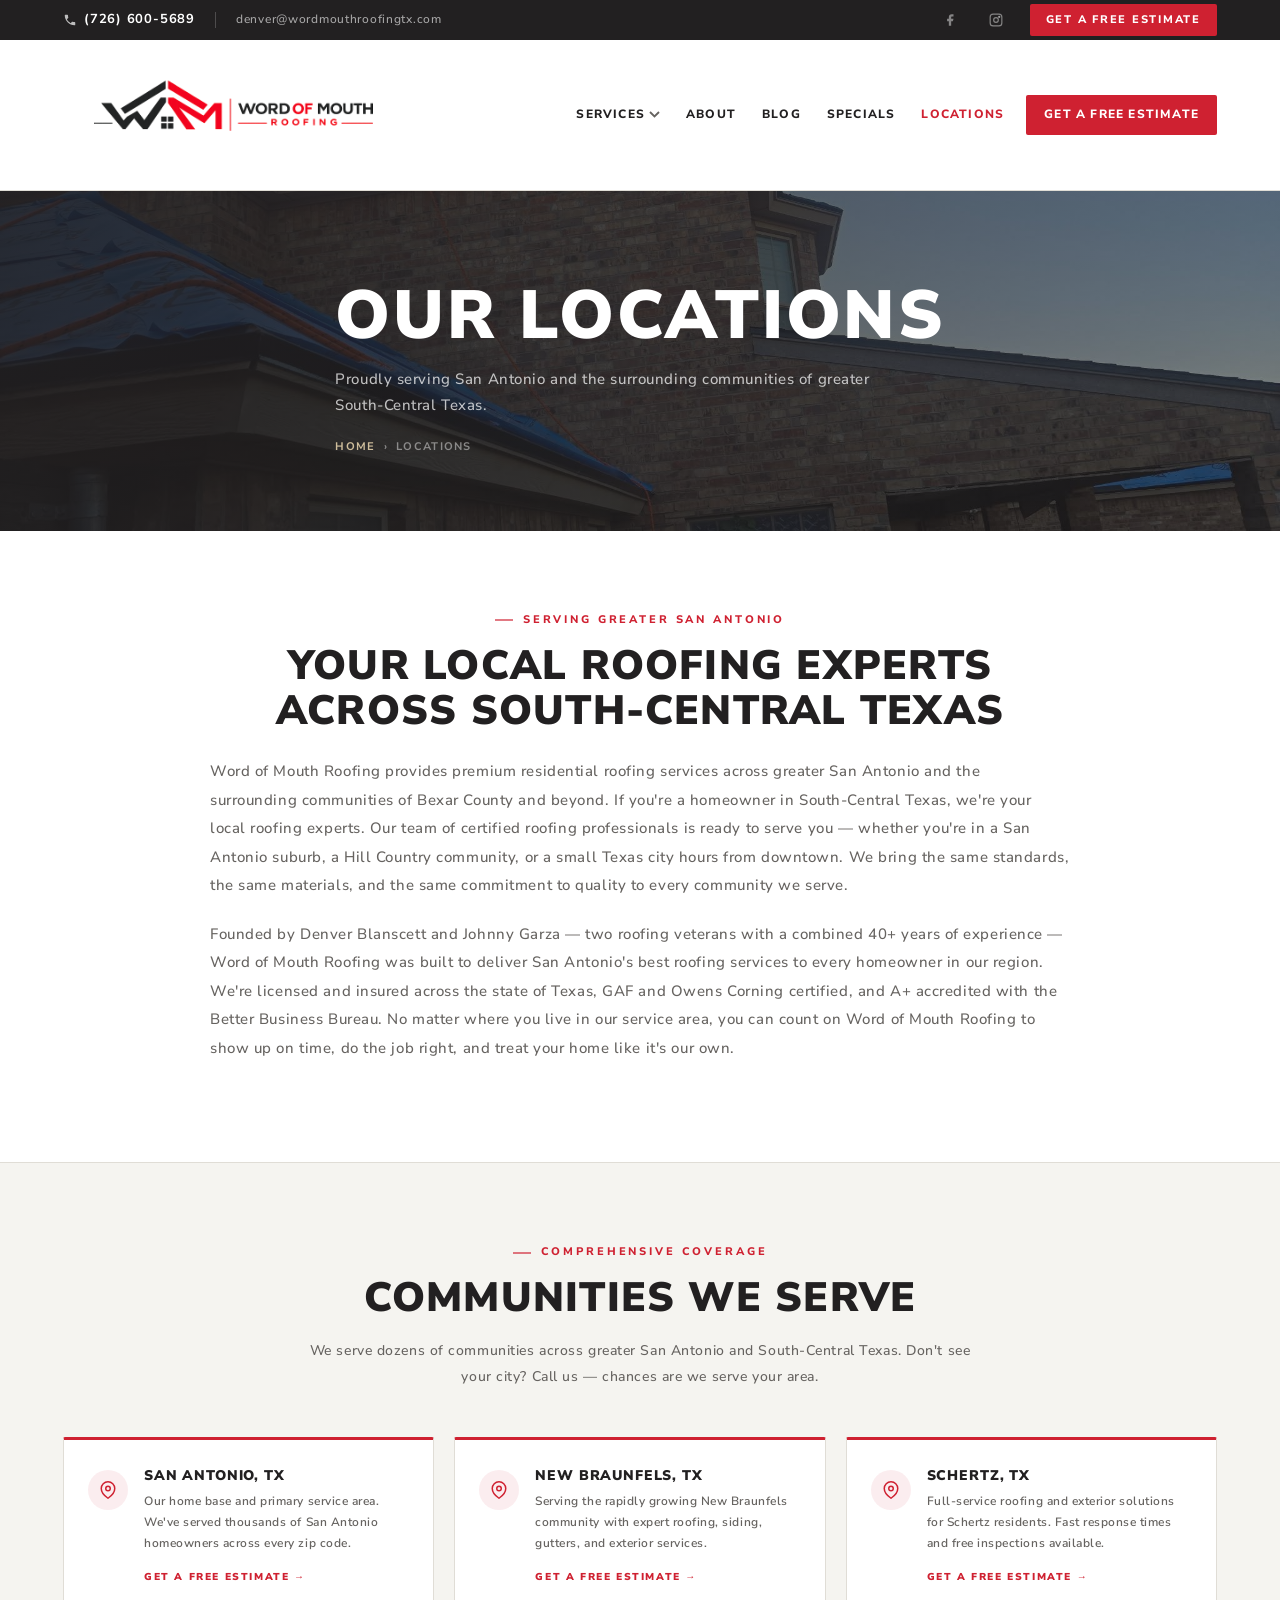
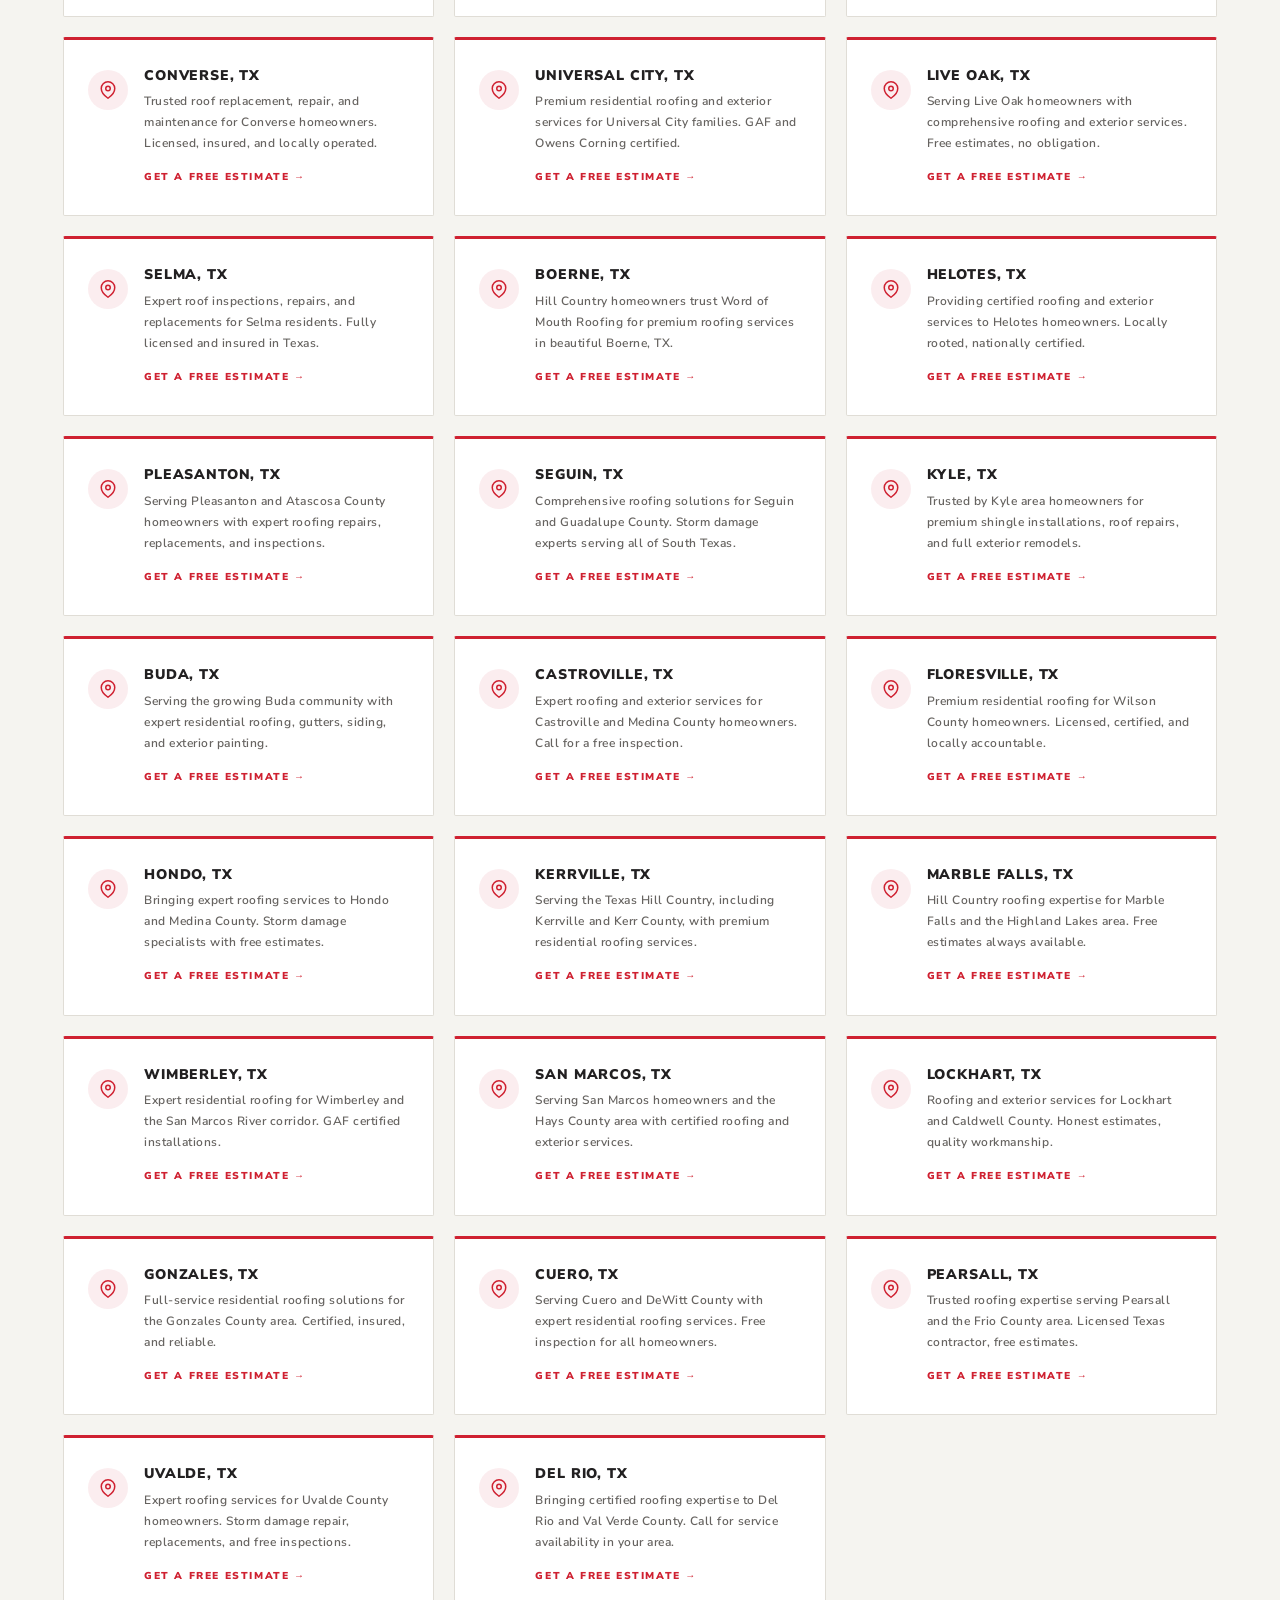
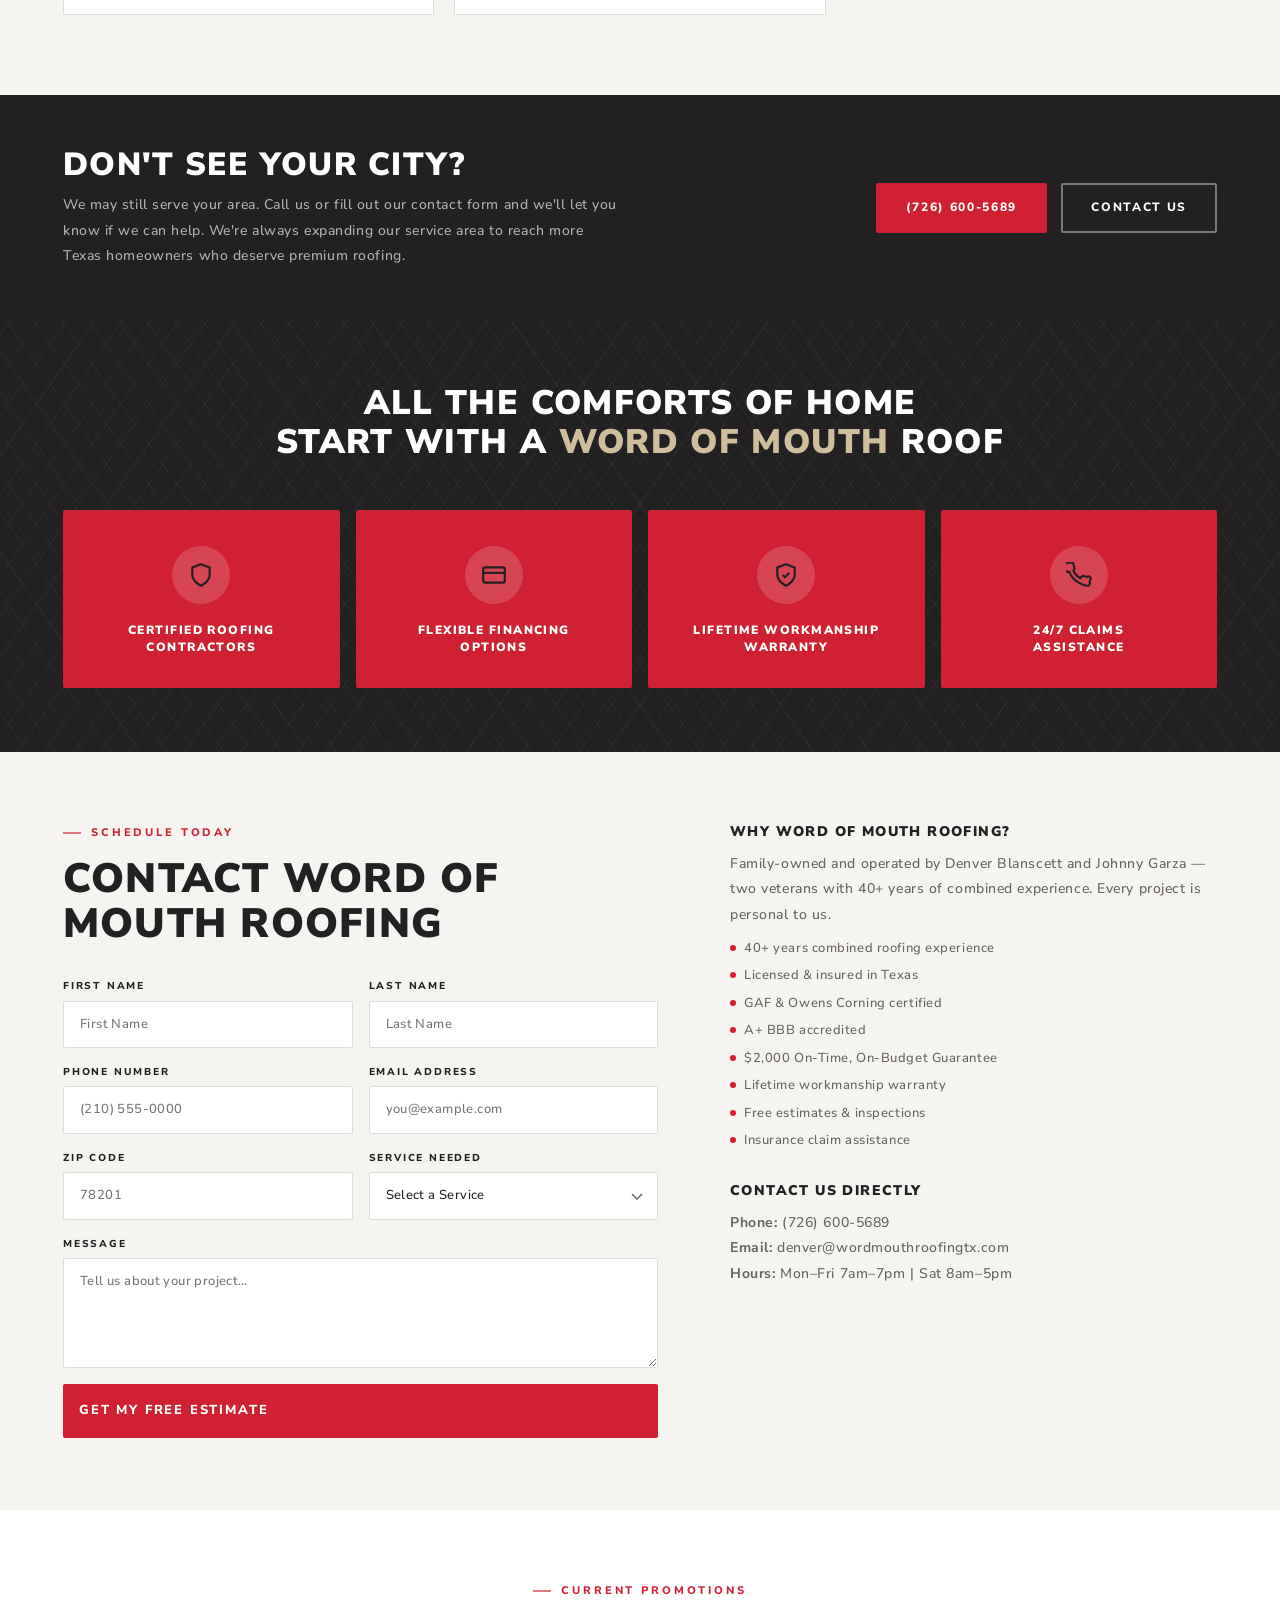
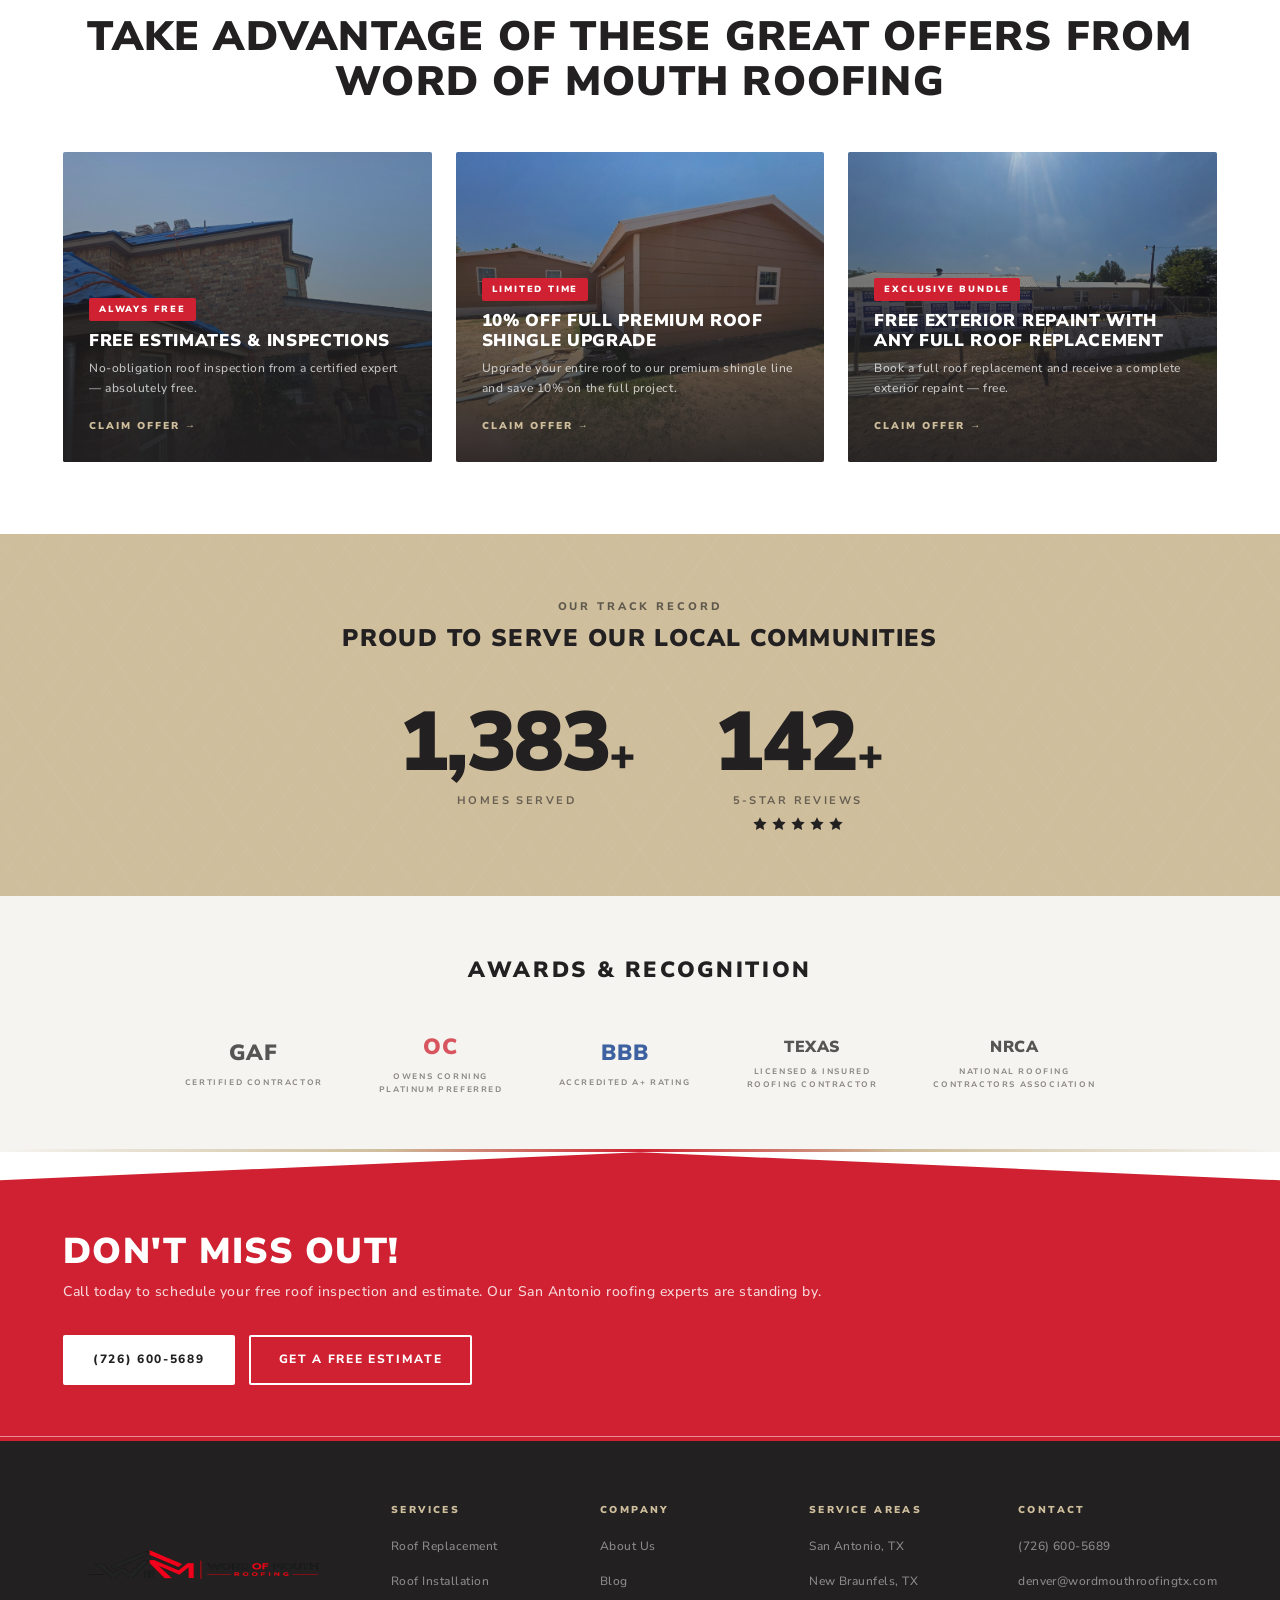
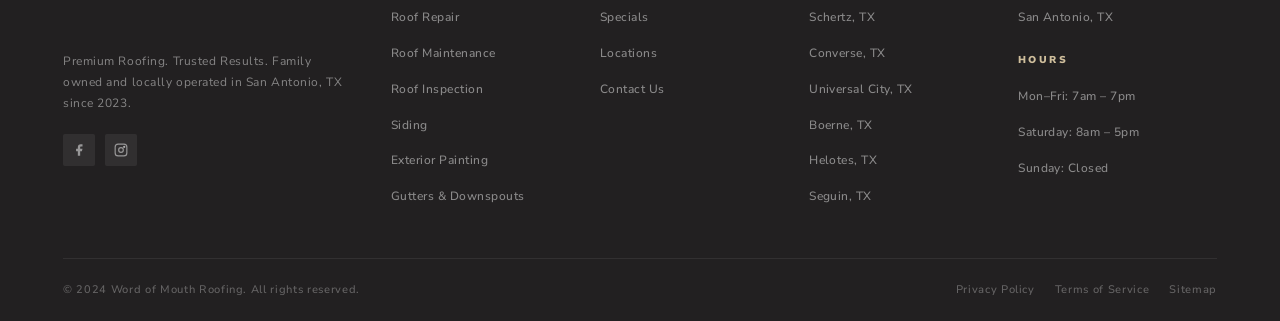
<file: locations.html>
﻿<!DOCTYPE html>
<html lang="en">
<head>
<meta charset="UTF-8">
<meta name="viewport" content="width=device-width, initial-scale=1.0">
<title>Roofing Service Locations | Word of Mouth Roofing San Antonio TX</title>
<meta name="description" content="Word of Mouth Roofing serves San Antonio, New Braunfels, Schertz, Boerne, Helotes, Seguin, Converse, and 20+ communities across greater South-Central Texas. Licensed roofing contractor serving Bexar County and beyond.">
<meta name="keywords" content="roofing San Antonio TX, roofing New Braunfels TX, roofing Schertz TX, roofing Boerne TX, roofing Helotes TX, roofing contractor Bexar County, Word of Mouth Roofing service area, South Texas roofer">
<link rel="canonical" href="https://www.wordofmouthroofing.com/locations.html">
<link rel="stylesheet" href="css/styles.css">
</head>
<body>

<!-- ══ HEADER ══════════════════════════════════════════════ -->
<header class="site-header" id="siteHeader">
  <div class="top-bar">
    <div class="container top-bar-inner">
      <div class="tb-left">
        <a href="tel:+17266005689" class="tb-phone">
          <svg width="14" height="14" viewBox="0 0 24 24" fill="currentColor"><path d="M6.62 10.79c1.44 2.83 3.76 5.14 6.59 6.59l2.2-2.2c.27-.27.67-.36 1.02-.24 1.12.37 2.33.57 3.57.57.55 0 1 .45 1 1V20c0 .55-.45 1-1 1-9.39 0-17-7.61-17-17 0-.55.45-1 1-1h3.5c.55 0 1 .45 1 1 0 1.25.2 2.45.57 3.57.11.35.03.74-.25 1.02l-2.2 2.2z"/></svg>
          (726) 600-5689
        </a>
        <div class="tb-divider"></div>
        <a href="mailto:denver@wordmouthroofingtx.com" class="tb-email">denver@wordmouthroofingtx.com</a>
      </div>
      <div class="tb-right">
        <div class="tb-socials">
          <a href="#" class="tb-soc" aria-label="Facebook"><svg width="14" height="14" viewBox="0 0 24 24" fill="currentColor"><path d="M18 2h-3a5 5 0 00-5 5v3H7v4h3v8h4v-8h3l1-4h-4V7a1 1 0 011-1h3z"/></svg></a>
          <a href="#" class="tb-soc" aria-label="Instagram"><svg width="14" height="14" viewBox="0 0 24 24" fill="none" stroke="currentColor" stroke-width="2"><rect x="2" y="2" width="20" height="20" rx="5"/><circle cx="12" cy="12" r="4"/><circle cx="17.5" cy="6.5" r="1" fill="currentColor"/></svg></a>
        </div>
        <a href="contact.html" class="tb-cta">Get A Free Estimate</a>
      </div>
    </div>
  </div>
  <nav class="main-nav">
    <div class="container nav-inner">
      <a href="index.html" class="nav-logo"><img src="assets/logo-nav.png" alt="Word of Mouth Roofing"></a>
      <div class="nav-links">
        <div class="nav-dd">
          <span class="nav-link nav-dd-toggle">Services <svg class="chevron" width="11" height="7" viewBox="0 0 11 7" fill="none"><path d="M1 1l4.5 4.5L10 1" stroke="currentColor" stroke-width="1.8"/></svg></span>
          <div class="nav-dd-menu">
            <a href="services/roof-replacement.html">Roof Replacement</a>
            <a href="services/roof-installation.html">Roof Installation</a>
            <a href="services/roof-repair.html">Roof Repair</a>
            <a href="services/roof-maintenance.html">Roof Maintenance</a>
            <a href="services/roof-inspection.html">Roof Inspection</a>
            <a href="services/siding.html">Siding</a>
            <a href="services/painting.html">Exterior Painting</a>
            <a href="services/gutters-downspouts.html">Gutters &amp; Downspouts</a>
          </div>
        </div>
        <a href="about.html" class="nav-link">About</a>
        <a href="blog.html" class="nav-link">Blog</a>
        <a href="specials.html" class="nav-link">Specials</a>
        <a href="locations.html" class="nav-link active">Locations</a>
        <a href="contact.html" class="nav-link nav-cta-btn">Get A Free Estimate</a>
      </div>
      <button class="burger" id="burger" aria-label="Open menu"><span></span><span></span><span></span></button>
    </div>
    <div class="nav-progress" id="navProgress"></div>
  </nav>
</header>
<div class="mobile-menu" id="mobileMenu">
  <button class="mob-close" id="mobileClose">&#10005;</button>
  <img src="assets/logo-white.png" class="mob-logo" alt="Word of Mouth Roofing">
  <a href="index.html" class="mob-link">Home</a>
  <a href="#" class="mob-link" id="mobServicesToggle">Services &#9660;</a>
  <div class="mob-sub" id="mobServicesSub">
    <a href="services/roof-replacement.html">Roof Replacement</a>
    <a href="services/roof-installation.html">Roof Installation</a>
    <a href="services/roof-repair.html">Roof Repair</a>
    <a href="services/roof-maintenance.html">Roof Maintenance</a>
    <a href="services/roof-inspection.html">Roof Inspection</a>
    <a href="services/siding.html">Siding</a>
    <a href="services/painting.html">Exterior Painting</a>
    <a href="services/gutters-downspouts.html">Gutters &amp; Downspouts</a>
  </div>
  <a href="about.html" class="mob-link">About</a>
  <a href="blog.html" class="mob-link">Blog</a>
  <a href="specials.html" class="mob-link">Specials</a>
  <a href="locations.html" class="mob-link">Locations</a>
  <div class="mob-cta-wrap"><a href="contact.html" class="mob-cta">Get A Free Estimate</a></div>
</div>

<!-- ══ HERO ══════════════════════════════════════════════════ -->
<section class="page-hero" style="background-image:url('assets/roof-1.jpg');">
  <div class="page-hero-overlay"></div>
  <div class="container page-hero-inner">
    <h1 class="page-hero-h1">OUR LOCATIONS</h1>
    <p class="page-hero-sub">Proudly serving San Antonio and the surrounding communities of greater South-Central Texas.</p>
    <nav class="breadcrumb" aria-label="Breadcrumb">
      <a href="index.html">Home</a>
      <span>&#8250;</span>
      <span>Locations</span>
    </nav>
  </div>
</section>

<!-- ══ INTRO ══════════════════════════════════════════════════ -->
<section class="locs-intro-sec">
  <div class="container">
    <div class="locs-intro-inner">
      <span class="eyebrow" style="text-align:center;display:block">Serving Greater San Antonio</span>
      <h2 class="sec-h2 center">Your Local Roofing Experts Across South-Central Texas</h2>
      <p class="locs-intro-p center">Word of Mouth Roofing provides premium residential roofing services across greater San Antonio and the surrounding communities of Bexar County and beyond. If you're a homeowner in South-Central Texas, we're your local roofing experts. Our team of certified roofing professionals is ready to serve you — whether you're in a San Antonio suburb, a Hill Country community, or a small Texas city hours from downtown. We bring the same standards, the same materials, and the same commitment to quality to every community we serve.</p>
      <p class="locs-intro-p center">Founded by Denver Blanscett and Johnny Garza — two roofing veterans with a combined 40+ years of experience — Word of Mouth Roofing was built to deliver San Antonio's best roofing services to every homeowner in our region. We're licensed and insured across the state of Texas, GAF and Owens Corning certified, and A+ accredited with the Better Business Bureau. No matter where you live in our service area, you can count on Word of Mouth Roofing to show up on time, do the job right, and treat your home like it's our own.</p>
    </div>
  </div>
</section>

<!-- ══ LOCATIONS GRID ═════════════════════════════════════════ -->
<section class="locs-grid-sec">
  <div class="container">
    <span class="eyebrow" style="text-align:center;display:block">Comprehensive Coverage</span>
    <h2 class="sec-h2 center">Communities We Serve</h2>
    <p class="locs-grid-intro center" style="max-width:680px;margin:0 auto 48px;">We serve dozens of communities across greater San Antonio and South-Central Texas. Don't see your city? Call us — chances are we serve your area.</p>
    <div class="locs-grid">

      <div class="loc-item" data-reveal>
        <div class="loc-icon"><svg width="18" height="18" viewBox="0 0 24 24" fill="none" stroke="var(--red)" stroke-width="2"><path d="M21 10c0 7-9 13-9 13s-9-6-9-13a9 9 0 0118 0z"/><circle cx="12" cy="10" r="3"/></svg></div>
        <div class="loc-text">
          <h3 class="loc-name">San Antonio, TX</h3>
          <p class="loc-desc">Our home base and primary service area. We've served thousands of San Antonio homeowners across every zip code.</p>
          <a href="contact.html" class="loc-link">Get a Free Estimate &#8594;</a>
        </div>
      </div>

      <div class="loc-item" data-reveal data-delay="1">
        <div class="loc-icon"><svg width="18" height="18" viewBox="0 0 24 24" fill="none" stroke="var(--red)" stroke-width="2"><path d="M21 10c0 7-9 13-9 13s-9-6-9-13a9 9 0 0118 0z"/><circle cx="12" cy="10" r="3"/></svg></div>
        <div class="loc-text">
          <h3 class="loc-name">New Braunfels, TX</h3>
          <p class="loc-desc">Serving the rapidly growing New Braunfels community with expert roofing, siding, gutters, and exterior services.</p>
          <a href="contact.html" class="loc-link">Get a Free Estimate &#8594;</a>
        </div>
      </div>

      <div class="loc-item" data-reveal data-delay="2">
        <div class="loc-icon"><svg width="18" height="18" viewBox="0 0 24 24" fill="none" stroke="var(--red)" stroke-width="2"><path d="M21 10c0 7-9 13-9 13s-9-6-9-13a9 9 0 0118 0z"/><circle cx="12" cy="10" r="3"/></svg></div>
        <div class="loc-text">
          <h3 class="loc-name">Schertz, TX</h3>
          <p class="loc-desc">Full-service roofing and exterior solutions for Schertz residents. Fast response times and free inspections available.</p>
          <a href="contact.html" class="loc-link">Get a Free Estimate &#8594;</a>
        </div>
      </div>

      <div class="loc-item" data-reveal>
        <div class="loc-icon"><svg width="18" height="18" viewBox="0 0 24 24" fill="none" stroke="var(--red)" stroke-width="2"><path d="M21 10c0 7-9 13-9 13s-9-6-9-13a9 9 0 0118 0z"/><circle cx="12" cy="10" r="3"/></svg></div>
        <div class="loc-text">
          <h3 class="loc-name">Converse, TX</h3>
          <p class="loc-desc">Trusted roof replacement, repair, and maintenance for Converse homeowners. Licensed, insured, and locally operated.</p>
          <a href="contact.html" class="loc-link">Get a Free Estimate &#8594;</a>
        </div>
      </div>

      <div class="loc-item" data-reveal data-delay="1">
        <div class="loc-icon"><svg width="18" height="18" viewBox="0 0 24 24" fill="none" stroke="var(--red)" stroke-width="2"><path d="M21 10c0 7-9 13-9 13s-9-6-9-13a9 9 0 0118 0z"/><circle cx="12" cy="10" r="3"/></svg></div>
        <div class="loc-text">
          <h3 class="loc-name">Universal City, TX</h3>
          <p class="loc-desc">Premium residential roofing and exterior services for Universal City families. GAF and Owens Corning certified.</p>
          <a href="contact.html" class="loc-link">Get a Free Estimate &#8594;</a>
        </div>
      </div>

      <div class="loc-item" data-reveal data-delay="2">
        <div class="loc-icon"><svg width="18" height="18" viewBox="0 0 24 24" fill="none" stroke="var(--red)" stroke-width="2"><path d="M21 10c0 7-9 13-9 13s-9-6-9-13a9 9 0 0118 0z"/><circle cx="12" cy="10" r="3"/></svg></div>
        <div class="loc-text">
          <h3 class="loc-name">Live Oak, TX</h3>
          <p class="loc-desc">Serving Live Oak homeowners with comprehensive roofing and exterior services. Free estimates, no obligation.</p>
          <a href="contact.html" class="loc-link">Get a Free Estimate &#8594;</a>
        </div>
      </div>

      <div class="loc-item" data-reveal>
        <div class="loc-icon"><svg width="18" height="18" viewBox="0 0 24 24" fill="none" stroke="var(--red)" stroke-width="2"><path d="M21 10c0 7-9 13-9 13s-9-6-9-13a9 9 0 0118 0z"/><circle cx="12" cy="10" r="3"/></svg></div>
        <div class="loc-text">
          <h3 class="loc-name">Selma, TX</h3>
          <p class="loc-desc">Expert roof inspections, repairs, and replacements for Selma residents. Fully licensed and insured in Texas.</p>
          <a href="contact.html" class="loc-link">Get a Free Estimate &#8594;</a>
        </div>
      </div>

      <div class="loc-item" data-reveal data-delay="1">
        <div class="loc-icon"><svg width="18" height="18" viewBox="0 0 24 24" fill="none" stroke="var(--red)" stroke-width="2"><path d="M21 10c0 7-9 13-9 13s-9-6-9-13a9 9 0 0118 0z"/><circle cx="12" cy="10" r="3"/></svg></div>
        <div class="loc-text">
          <h3 class="loc-name">Boerne, TX</h3>
          <p class="loc-desc">Hill Country homeowners trust Word of Mouth Roofing for premium roofing services in beautiful Boerne, TX.</p>
          <a href="contact.html" class="loc-link">Get a Free Estimate &#8594;</a>
        </div>
      </div>

      <div class="loc-item" data-reveal data-delay="2">
        <div class="loc-icon"><svg width="18" height="18" viewBox="0 0 24 24" fill="none" stroke="var(--red)" stroke-width="2"><path d="M21 10c0 7-9 13-9 13s-9-6-9-13a9 9 0 0118 0z"/><circle cx="12" cy="10" r="3"/></svg></div>
        <div class="loc-text">
          <h3 class="loc-name">Helotes, TX</h3>
          <p class="loc-desc">Providing certified roofing and exterior services to Helotes homeowners. Locally rooted, nationally certified.</p>
          <a href="contact.html" class="loc-link">Get a Free Estimate &#8594;</a>
        </div>
      </div>

      <div class="loc-item" data-reveal>
        <div class="loc-icon"><svg width="18" height="18" viewBox="0 0 24 24" fill="none" stroke="var(--red)" stroke-width="2"><path d="M21 10c0 7-9 13-9 13s-9-6-9-13a9 9 0 0118 0z"/><circle cx="12" cy="10" r="3"/></svg></div>
        <div class="loc-text">
          <h3 class="loc-name">Pleasanton, TX</h3>
          <p class="loc-desc">Serving Pleasanton and Atascosa County homeowners with expert roofing repairs, replacements, and inspections.</p>
          <a href="contact.html" class="loc-link">Get a Free Estimate &#8594;</a>
        </div>
      </div>

      <div class="loc-item" data-reveal data-delay="1">
        <div class="loc-icon"><svg width="18" height="18" viewBox="0 0 24 24" fill="none" stroke="var(--red)" stroke-width="2"><path d="M21 10c0 7-9 13-9 13s-9-6-9-13a9 9 0 0118 0z"/><circle cx="12" cy="10" r="3"/></svg></div>
        <div class="loc-text">
          <h3 class="loc-name">Seguin, TX</h3>
          <p class="loc-desc">Comprehensive roofing solutions for Seguin and Guadalupe County. Storm damage experts serving all of South Texas.</p>
          <a href="contact.html" class="loc-link">Get a Free Estimate &#8594;</a>
        </div>
      </div>

      <div class="loc-item" data-reveal data-delay="2">
        <div class="loc-icon"><svg width="18" height="18" viewBox="0 0 24 24" fill="none" stroke="var(--red)" stroke-width="2"><path d="M21 10c0 7-9 13-9 13s-9-6-9-13a9 9 0 0118 0z"/><circle cx="12" cy="10" r="3"/></svg></div>
        <div class="loc-text">
          <h3 class="loc-name">Kyle, TX</h3>
          <p class="loc-desc">Trusted by Kyle area homeowners for premium shingle installations, roof repairs, and full exterior remodels.</p>
          <a href="contact.html" class="loc-link">Get a Free Estimate &#8594;</a>
        </div>
      </div>

      <div class="loc-item" data-reveal>
        <div class="loc-icon"><svg width="18" height="18" viewBox="0 0 24 24" fill="none" stroke="var(--red)" stroke-width="2"><path d="M21 10c0 7-9 13-9 13s-9-6-9-13a9 9 0 0118 0z"/><circle cx="12" cy="10" r="3"/></svg></div>
        <div class="loc-text">
          <h3 class="loc-name">Buda, TX</h3>
          <p class="loc-desc">Serving the growing Buda community with expert residential roofing, gutters, siding, and exterior painting.</p>
          <a href="contact.html" class="loc-link">Get a Free Estimate &#8594;</a>
        </div>
      </div>

      <div class="loc-item" data-reveal data-delay="1">
        <div class="loc-icon"><svg width="18" height="18" viewBox="0 0 24 24" fill="none" stroke="var(--red)" stroke-width="2"><path d="M21 10c0 7-9 13-9 13s-9-6-9-13a9 9 0 0118 0z"/><circle cx="12" cy="10" r="3"/></svg></div>
        <div class="loc-text">
          <h3 class="loc-name">Castroville, TX</h3>
          <p class="loc-desc">Expert roofing and exterior services for Castroville and Medina County homeowners. Call for a free inspection.</p>
          <a href="contact.html" class="loc-link">Get a Free Estimate &#8594;</a>
        </div>
      </div>

      <div class="loc-item" data-reveal data-delay="2">
        <div class="loc-icon"><svg width="18" height="18" viewBox="0 0 24 24" fill="none" stroke="var(--red)" stroke-width="2"><path d="M21 10c0 7-9 13-9 13s-9-6-9-13a9 9 0 0118 0z"/><circle cx="12" cy="10" r="3"/></svg></div>
        <div class="loc-text">
          <h3 class="loc-name">Floresville, TX</h3>
          <p class="loc-desc">Premium residential roofing for Wilson County homeowners. Licensed, certified, and locally accountable.</p>
          <a href="contact.html" class="loc-link">Get a Free Estimate &#8594;</a>
        </div>
      </div>

      <div class="loc-item" data-reveal>
        <div class="loc-icon"><svg width="18" height="18" viewBox="0 0 24 24" fill="none" stroke="var(--red)" stroke-width="2"><path d="M21 10c0 7-9 13-9 13s-9-6-9-13a9 9 0 0118 0z"/><circle cx="12" cy="10" r="3"/></svg></div>
        <div class="loc-text">
          <h3 class="loc-name">Hondo, TX</h3>
          <p class="loc-desc">Bringing expert roofing services to Hondo and Medina County. Storm damage specialists with free estimates.</p>
          <a href="contact.html" class="loc-link">Get a Free Estimate &#8594;</a>
        </div>
      </div>

      <div class="loc-item" data-reveal data-delay="1">
        <div class="loc-icon"><svg width="18" height="18" viewBox="0 0 24 24" fill="none" stroke="var(--red)" stroke-width="2"><path d="M21 10c0 7-9 13-9 13s-9-6-9-13a9 9 0 0118 0z"/><circle cx="12" cy="10" r="3"/></svg></div>
        <div class="loc-text">
          <h3 class="loc-name">Kerrville, TX</h3>
          <p class="loc-desc">Serving the Texas Hill Country, including Kerrville and Kerr County, with premium residential roofing services.</p>
          <a href="contact.html" class="loc-link">Get a Free Estimate &#8594;</a>
        </div>
      </div>

      <div class="loc-item" data-reveal data-delay="2">
        <div class="loc-icon"><svg width="18" height="18" viewBox="0 0 24 24" fill="none" stroke="var(--red)" stroke-width="2"><path d="M21 10c0 7-9 13-9 13s-9-6-9-13a9 9 0 0118 0z"/><circle cx="12" cy="10" r="3"/></svg></div>
        <div class="loc-text">
          <h3 class="loc-name">Marble Falls, TX</h3>
          <p class="loc-desc">Hill Country roofing expertise for Marble Falls and the Highland Lakes area. Free estimates always available.</p>
          <a href="contact.html" class="loc-link">Get a Free Estimate &#8594;</a>
        </div>
      </div>

      <div class="loc-item" data-reveal>
        <div class="loc-icon"><svg width="18" height="18" viewBox="0 0 24 24" fill="none" stroke="var(--red)" stroke-width="2"><path d="M21 10c0 7-9 13-9 13s-9-6-9-13a9 9 0 0118 0z"/><circle cx="12" cy="10" r="3"/></svg></div>
        <div class="loc-text">
          <h3 class="loc-name">Wimberley, TX</h3>
          <p class="loc-desc">Expert residential roofing for Wimberley and the San Marcos River corridor. GAF certified installations.</p>
          <a href="contact.html" class="loc-link">Get a Free Estimate &#8594;</a>
        </div>
      </div>

      <div class="loc-item" data-reveal data-delay="1">
        <div class="loc-icon"><svg width="18" height="18" viewBox="0 0 24 24" fill="none" stroke="var(--red)" stroke-width="2"><path d="M21 10c0 7-9 13-9 13s-9-6-9-13a9 9 0 0118 0z"/><circle cx="12" cy="10" r="3"/></svg></div>
        <div class="loc-text">
          <h3 class="loc-name">San Marcos, TX</h3>
          <p class="loc-desc">Serving San Marcos homeowners and the Hays County area with certified roofing and exterior services.</p>
          <a href="contact.html" class="loc-link">Get a Free Estimate &#8594;</a>
        </div>
      </div>

      <div class="loc-item" data-reveal data-delay="2">
        <div class="loc-icon"><svg width="18" height="18" viewBox="0 0 24 24" fill="none" stroke="var(--red)" stroke-width="2"><path d="M21 10c0 7-9 13-9 13s-9-6-9-13a9 9 0 0118 0z"/><circle cx="12" cy="10" r="3"/></svg></div>
        <div class="loc-text">
          <h3 class="loc-name">Lockhart, TX</h3>
          <p class="loc-desc">Roofing and exterior services for Lockhart and Caldwell County. Honest estimates, quality workmanship.</p>
          <a href="contact.html" class="loc-link">Get a Free Estimate &#8594;</a>
        </div>
      </div>

      <div class="loc-item" data-reveal>
        <div class="loc-icon"><svg width="18" height="18" viewBox="0 0 24 24" fill="none" stroke="var(--red)" stroke-width="2"><path d="M21 10c0 7-9 13-9 13s-9-6-9-13a9 9 0 0118 0z"/><circle cx="12" cy="10" r="3"/></svg></div>
        <div class="loc-text">
          <h3 class="loc-name">Gonzales, TX</h3>
          <p class="loc-desc">Full-service residential roofing solutions for the Gonzales County area. Certified, insured, and reliable.</p>
          <a href="contact.html" class="loc-link">Get a Free Estimate &#8594;</a>
        </div>
      </div>

      <div class="loc-item" data-reveal data-delay="1">
        <div class="loc-icon"><svg width="18" height="18" viewBox="0 0 24 24" fill="none" stroke="var(--red)" stroke-width="2"><path d="M21 10c0 7-9 13-9 13s-9-6-9-13a9 9 0 0118 0z"/><circle cx="12" cy="10" r="3"/></svg></div>
        <div class="loc-text">
          <h3 class="loc-name">Cuero, TX</h3>
          <p class="loc-desc">Serving Cuero and DeWitt County with expert residential roofing services. Free inspection for all homeowners.</p>
          <a href="contact.html" class="loc-link">Get a Free Estimate &#8594;</a>
        </div>
      </div>

      <div class="loc-item" data-reveal data-delay="2">
        <div class="loc-icon"><svg width="18" height="18" viewBox="0 0 24 24" fill="none" stroke="var(--red)" stroke-width="2"><path d="M21 10c0 7-9 13-9 13s-9-6-9-13a9 9 0 0118 0z"/><circle cx="12" cy="10" r="3"/></svg></div>
        <div class="loc-text">
          <h3 class="loc-name">Pearsall, TX</h3>
          <p class="loc-desc">Trusted roofing expertise serving Pearsall and the Frio County area. Licensed Texas contractor, free estimates.</p>
          <a href="contact.html" class="loc-link">Get a Free Estimate &#8594;</a>
        </div>
      </div>

      <div class="loc-item" data-reveal>
        <div class="loc-icon"><svg width="18" height="18" viewBox="0 0 24 24" fill="none" stroke="var(--red)" stroke-width="2"><path d="M21 10c0 7-9 13-9 13s-9-6-9-13a9 9 0 0118 0z"/><circle cx="12" cy="10" r="3"/></svg></div>
        <div class="loc-text">
          <h3 class="loc-name">Uvalde, TX</h3>
          <p class="loc-desc">Expert roofing services for Uvalde County homeowners. Storm damage repair, replacements, and free inspections.</p>
          <a href="contact.html" class="loc-link">Get a Free Estimate &#8594;</a>
        </div>
      </div>

      <div class="loc-item" data-reveal data-delay="1">
        <div class="loc-icon"><svg width="18" height="18" viewBox="0 0 24 24" fill="none" stroke="var(--red)" stroke-width="2"><path d="M21 10c0 7-9 13-9 13s-9-6-9-13a9 9 0 0118 0z"/><circle cx="12" cy="10" r="3"/></svg></div>
        <div class="loc-text">
          <h3 class="loc-name">Del Rio, TX</h3>
          <p class="loc-desc">Bringing certified roofing expertise to Del Rio and Val Verde County. Call for service availability in your area.</p>
          <a href="contact.html" class="loc-link">Get a Free Estimate &#8594;</a>
        </div>
      </div>

    </div>
  </div>
</section>

<!-- ══ CALLOUT BAR ════════════════════════════════════════════ -->
<section class="locs-callout-bar">
  <div class="container">
    <div class="locs-callout-inner">
      <div class="locs-callout-text">
        <h2>Don't See Your City?</h2>
        <p>We may still serve your area. Call us or fill out our contact form and we'll let you know if we can help. We're always expanding our service area to reach more Texas homeowners who deserve premium roofing.</p>
      </div>
      <div class="locs-callout-btns">
        <a href="tel:+17266005689" class="btn btn-red">(726) 600-5689</a>
        <a href="contact.html" class="btn btn-outline-dark">Contact Us</a>
      </div>
    </div>
  </div>
</section>

<!-- ══ COMFORTS ═══════════════════════════════════════════════ -->
<section class="comforts-sec">
  <div class="container">
    <p class="comforts-hed">All The Comforts Of Home<br>Start With A <span>Word Of Mouth</span> Roof</p>
    <div class="comforts-grid">
      <div class="comfort-card" data-reveal><div class="comfort-icon"><svg width="26" height="26" viewBox="0 0 24 24" fill="none" stroke="currentColor" stroke-width="2"><path d="M12 22s8-4 8-10V5l-8-3-8 3v7c0 6 8 10 8 10z"/></svg></div><h3>Certified Roofing<br>Contractors</h3></div>
      <div class="comfort-card" data-reveal data-delay="1"><div class="comfort-icon"><svg width="26" height="26" viewBox="0 0 24 24" fill="none" stroke="currentColor" stroke-width="2"><rect x="2" y="5" width="20" height="14" rx="2"/><path d="M2 10h20"/></svg></div><h3>Flexible Financing<br>Options</h3></div>
      <div class="comfort-card" data-reveal data-delay="2"><div class="comfort-icon"><svg width="26" height="26" viewBox="0 0 24 24" fill="none" stroke="currentColor" stroke-width="2"><path d="M12 22s8-4 8-10V5l-8-3-8 3v7c0 6 8 10 8 10z"/><polyline points="9 12 11 14 15 10"/></svg></div><h3>Lifetime Workmanship<br>Warranty</h3></div>
      <div class="comfort-card" data-reveal data-delay="3"><div class="comfort-icon"><svg width="26" height="26" viewBox="0 0 24 24" fill="none" stroke="currentColor" stroke-width="2"><path d="M22 16.92v3a2 2 0 01-2.18 2 19.79 19.79 0 01-8.63-3.07A19.5 19.5 0 013.07 9.18 2 2 0 012 .5h3a2 2 0 012 1.72c.127.96.361 1.903.7 2.81a2 2 0 01-.45 2.11L6.91 8.65a16 16 0 006.29 6.29l1.52-1.52a2 2 0 012.11-.45c.907.339 1.85.573 2.81.7A2 2 0 0122 16.92z"/></svg></div><h3>24/7 Claims<br>Assistance</h3></div>
    </div>
  </div>
</section>

<!-- ══ CONTACT FORM ═══════════════════════════════════════════ -->
<section class="contact-sec">
  <div class="container">
    <div class="contact-inner">
      <div>
        <span class="eyebrow">Schedule Today</span>
        <h2 class="sec-h2">Contact Word Of Mouth Roofing</h2>
        <form class="contact-form" id="contactForm" novalidate>
          <div class="form-row">
            <div class="form-group"><label>First Name</label><input type="text" name="fname" placeholder="First Name" required></div>
            <div class="form-group"><label>Last Name</label><input type="text" name="lname" placeholder="Last Name" required></div>
          </div>
          <div class="form-row">
            <div class="form-group"><label>Phone Number</label><input type="tel" name="phone" placeholder="(210) 555-0000" required></div>
            <div class="form-group"><label>Email Address</label><input type="email" name="email" placeholder="you@example.com" required></div>
          </div>
          <div class="form-row">
            <div class="form-group"><label>ZIP Code</label><input type="text" name="zip" placeholder="78201"></div>
            <div class="form-group"><label>Service Needed</label><select name="service"><option value="">Select a Service</option><option>Roof Replacement</option><option>Roof Repair</option><option>Roof Installation</option><option>Roof Maintenance</option><option>Roof Inspection</option><option>Siding</option><option>Exterior Painting</option><option>Gutters &amp; Downspouts</option><option>Other</option></select></div>
          </div>
          <div class="form-group"><label>Message</label><textarea name="message" placeholder="Tell us about your project&#8230;"></textarea></div>
          <button type="submit" class="btn btn-red form-submit">Get My Free Estimate</button>
        </form>
      </div>
      <div class="contact-info-col" data-reveal>
        <h3>Why Word Of Mouth Roofing?</h3>
        <p>Family-owned and operated by Denver Blanscett and Johnny Garza — two veterans with 40+ years of combined experience. Every project is personal to us.</p>
        <ul><li>40+ years combined roofing experience</li><li>Licensed &amp; insured in Texas</li><li>GAF &amp; Owens Corning certified</li><li>A+ BBB accredited</li><li>$2,000 On-Time, On-Budget Guarantee</li><li>Lifetime workmanship warranty</li><li>Free estimates &amp; inspections</li><li>Insurance claim assistance</li></ul>
        <h3>Contact Us Directly</h3>
        <p><strong>Phone:</strong> <a href="tel:+17266005689">(726) 600-5689</a><br><strong>Email:</strong> <a href="mailto:denver@wordmouthroofingtx.com">denver@wordmouthroofingtx.com</a><br><strong>Hours:</strong> Mon&#8211;Fri 7am&#8211;7pm | Sat 8am&#8211;5pm</p>
      </div>
    </div>
  </div>
</section>

<!-- OFFERS -->
<section class="offers-sec">
  <div class="container">
    <span class="eyebrow" style="text-align:center;display:block">Current Promotions</span>
    <h2 class="sec-h2 center">Take Advantage Of These Great Offers From Word Of Mouth Roofing</h2>
    <div class="offers-grid" style="margin-top:48px">
      <a href="contact.html" class="offer-card"><img src="assets/roof-1.jpg" alt="Free Estimates"><div class="offer-body"><span class="offer-tag">Always Free</span><h3>Free Estimates &amp; Inspections</h3><p>No-obligation roof inspection from a certified expert — absolutely free.</p><span class="offer-link">Claim Offer &#8594;</span></div></a>
      <a href="specials.html" class="offer-card"><img src="assets/roof-5.jpg" alt="10% Off Shingles"><div class="offer-body"><span class="offer-tag">Limited Time</span><h3>10% OFF Full Premium Roof Shingle Upgrade</h3><p>Upgrade your entire roof to our premium shingle line and save 10% on the full project.</p><span class="offer-link">Claim Offer &#8594;</span></div></a>
      <a href="specials.html" class="offer-card"><img src="assets/roof-8.jpg" alt="Free Repaint"><div class="offer-body"><span class="offer-tag">Exclusive Bundle</span><h3>FREE Exterior Repaint With Any Full Roof Replacement</h3><p>Book a full roof replacement and receive a complete exterior repaint — free.</p><span class="offer-link">Claim Offer &#8594;</span></div></a>
    </div>
  </div>
</section>

<!-- STATS BAR -->
<section class="stats-bar">
  <div class="container">
    <span class="stats-eyebrow">Our Track Record</span>
    <p class="stats-hed">Proud To Serve Our Local Communities</p>
    <div class="stats-nums">
      <div class="stat-item"><span class="stat-num"><span class="count" data-target="2400">0</span><span class="stat-suffix">+</span></span><span class="stat-label">Homes Served</span></div>
      <div class="stat-item"><span class="stat-num"><span class="count" data-target="247">0</span><span class="stat-suffix">+</span></span><span class="stat-label">5-Star Reviews</span><div class="stat-stars"><svg width="16" height="16" viewBox="0 0 24 24" fill="currentColor"><path d="M12 2l3.09 6.26L22 9.27l-5 4.87 1.18 6.88L12 17.77l-6.18 3.25L7 14.14 2 9.27l6.91-1.01L12 2z"/></svg><svg width="16" height="16" viewBox="0 0 24 24" fill="currentColor"><path d="M12 2l3.09 6.26L22 9.27l-5 4.87 1.18 6.88L12 17.77l-6.18 3.25L7 14.14 2 9.27l6.91-1.01L12 2z"/></svg><svg width="16" height="16" viewBox="0 0 24 24" fill="currentColor"><path d="M12 2l3.09 6.26L22 9.27l-5 4.87 1.18 6.88L12 17.77l-6.18 3.25L7 14.14 2 9.27l6.91-1.01L12 2z"/></svg><svg width="16" height="16" viewBox="0 0 24 24" fill="currentColor"><path d="M12 2l3.09 6.26L22 9.27l-5 4.87 1.18 6.88L12 17.77l-6.18 3.25L7 14.14 2 9.27l6.91-1.01L12 2z"/></svg><svg width="16" height="16" viewBox="0 0 24 24" fill="currentColor"><path d="M12 2l3.09 6.26L22 9.27l-5 4.87 1.18 6.88L12 17.77l-6.18 3.25L7 14.14 2 9.27l6.91-1.01L12 2z"/></svg></div></div>
    </div>
  </div>
</section>

<!-- AWARDS -->
<section class="awards-sec">
  <div class="container">
    <p class="awards-hed">Awards &amp; Recognition</p>
    <div class="awards-logos">
      <div class="award-logo-item"><strong>GAF</strong><span>Certified Contractor</span></div>
      <div class="award-logo-item"><strong style="color:var(--red)">OC</strong><span>Owens Corning<br>Platinum Preferred</span></div>
      <div class="award-logo-item"><strong style="color:#003087">BBB</strong><span>Accredited A+ Rating</span></div>
      <div class="award-logo-item"><strong style="font-size:16px">TEXAS</strong><span>Licensed &amp; Insured<br>Roofing Contractor</span></div>
      <div class="award-logo-item"><strong style="font-size:16px">NRCA</strong><span>National Roofing<br>Contractors Association</span></div>
    </div>
  </div>
</section>

<!-- RED CTA -->
<section class="cta-banner">
  <div class="container">
    <div class="cta-banner-inner">
      <div><h2>Don't Miss Out!</h2><p>Call today to schedule your free roof inspection and estimate. Our San Antonio roofing experts are standing by.</p></div>
      <div class="cta-banner-btns">
        <a href="tel:+17266005689" class="btn btn-white">(726) 600-5689</a>
        <a href="contact.html" class="btn btn-outline-white">Get A Free Estimate</a>
      </div>
    </div>
  </div>
</section>

<!-- FOOTER -->
<footer class="site-footer">
  <div class="container">
    <div class="footer-grid">
      <div class="footer-brand">
        <img src="assets/logo-nav.png" class="footer-logo" alt="Word of Mouth Roofing">
        <p class="footer-tagline">Premium Roofing. Trusted Results. Family owned and locally operated in San Antonio, TX since 2023.</p>
        <div class="footer-socials">
          <a href="#" class="footer-soc"><svg width="14" height="14" viewBox="0 0 24 24" fill="currentColor"><path d="M18 2h-3a5 5 0 00-5 5v3H7v4h3v8h4v-8h3l1-4h-4V7a1 1 0 011-1h3z"/></svg></a>
          <a href="#" class="footer-soc"><svg width="14" height="14" viewBox="0 0 24 24" fill="none" stroke="currentColor" stroke-width="2"><rect x="2" y="2" width="20" height="20" rx="5"/><circle cx="12" cy="12" r="4"/><circle cx="17.5" cy="6.5" r="1" fill="currentColor"/></svg></a>
        </div>
      </div>
      <div class="footer-col"><h4>Services</h4><ul><li><a href="services/roof-replacement.html">Roof Replacement</a></li><li><a href="services/roof-installation.html">Roof Installation</a></li><li><a href="services/roof-repair.html">Roof Repair</a></li><li><a href="services/roof-maintenance.html">Roof Maintenance</a></li><li><a href="services/roof-inspection.html">Roof Inspection</a></li><li><a href="services/siding.html">Siding</a></li><li><a href="services/painting.html">Exterior Painting</a></li><li><a href="services/gutters-downspouts.html">Gutters &amp; Downspouts</a></li></ul></div>
      <div class="footer-col"><h4>Company</h4><ul><li><a href="about.html">About Us</a></li><li><a href="blog.html">Blog</a></li><li><a href="specials.html">Specials</a></li><li><a href="locations.html">Locations</a></li><li><a href="contact.html">Contact Us</a></li></ul></div>
      <div class="footer-col"><h4>Service Areas</h4><ul><li><a href="locations.html">San Antonio, TX</a></li><li><a href="locations.html">New Braunfels, TX</a></li><li><a href="locations.html">Schertz, TX</a></li><li><a href="locations.html">Converse, TX</a></li><li><a href="locations.html">Universal City, TX</a></li><li><a href="locations.html">Boerne, TX</a></li><li><a href="locations.html">Helotes, TX</a></li><li><a href="locations.html">Seguin, TX</a></li></ul></div>
      <div class="footer-col"><h4>Contact</h4><ul><li><a href="tel:+17266005689">(726) 600-5689</a></li><li><a href="mailto:denver@wordmouthroofingtx.com">denver@wordmouthroofingtx.com</a></li><li><a href="#">San Antonio, TX</a></li></ul><h4 style="margin-top:24px">Hours</h4><ul><li><a href="#">Mon&#8211;Fri: 7am &#8211; 7pm</a></li><li><a href="#">Saturday: 8am &#8211; 5pm</a></li><li><a href="#">Sunday: Closed</a></li></ul></div>
    </div>
    <div class="footer-bottom">
      <p class="footer-copy">&copy; 2024 Word of Mouth Roofing. All rights reserved.</p>
      <div class="footer-legal"><a href="#">Privacy Policy</a><a href="#">Terms of Service</a><a href="#">Sitemap</a></div>
    </div>
  </div>
</footer>
<script src="js/main.js"></script>
</body>
</html>
</file>
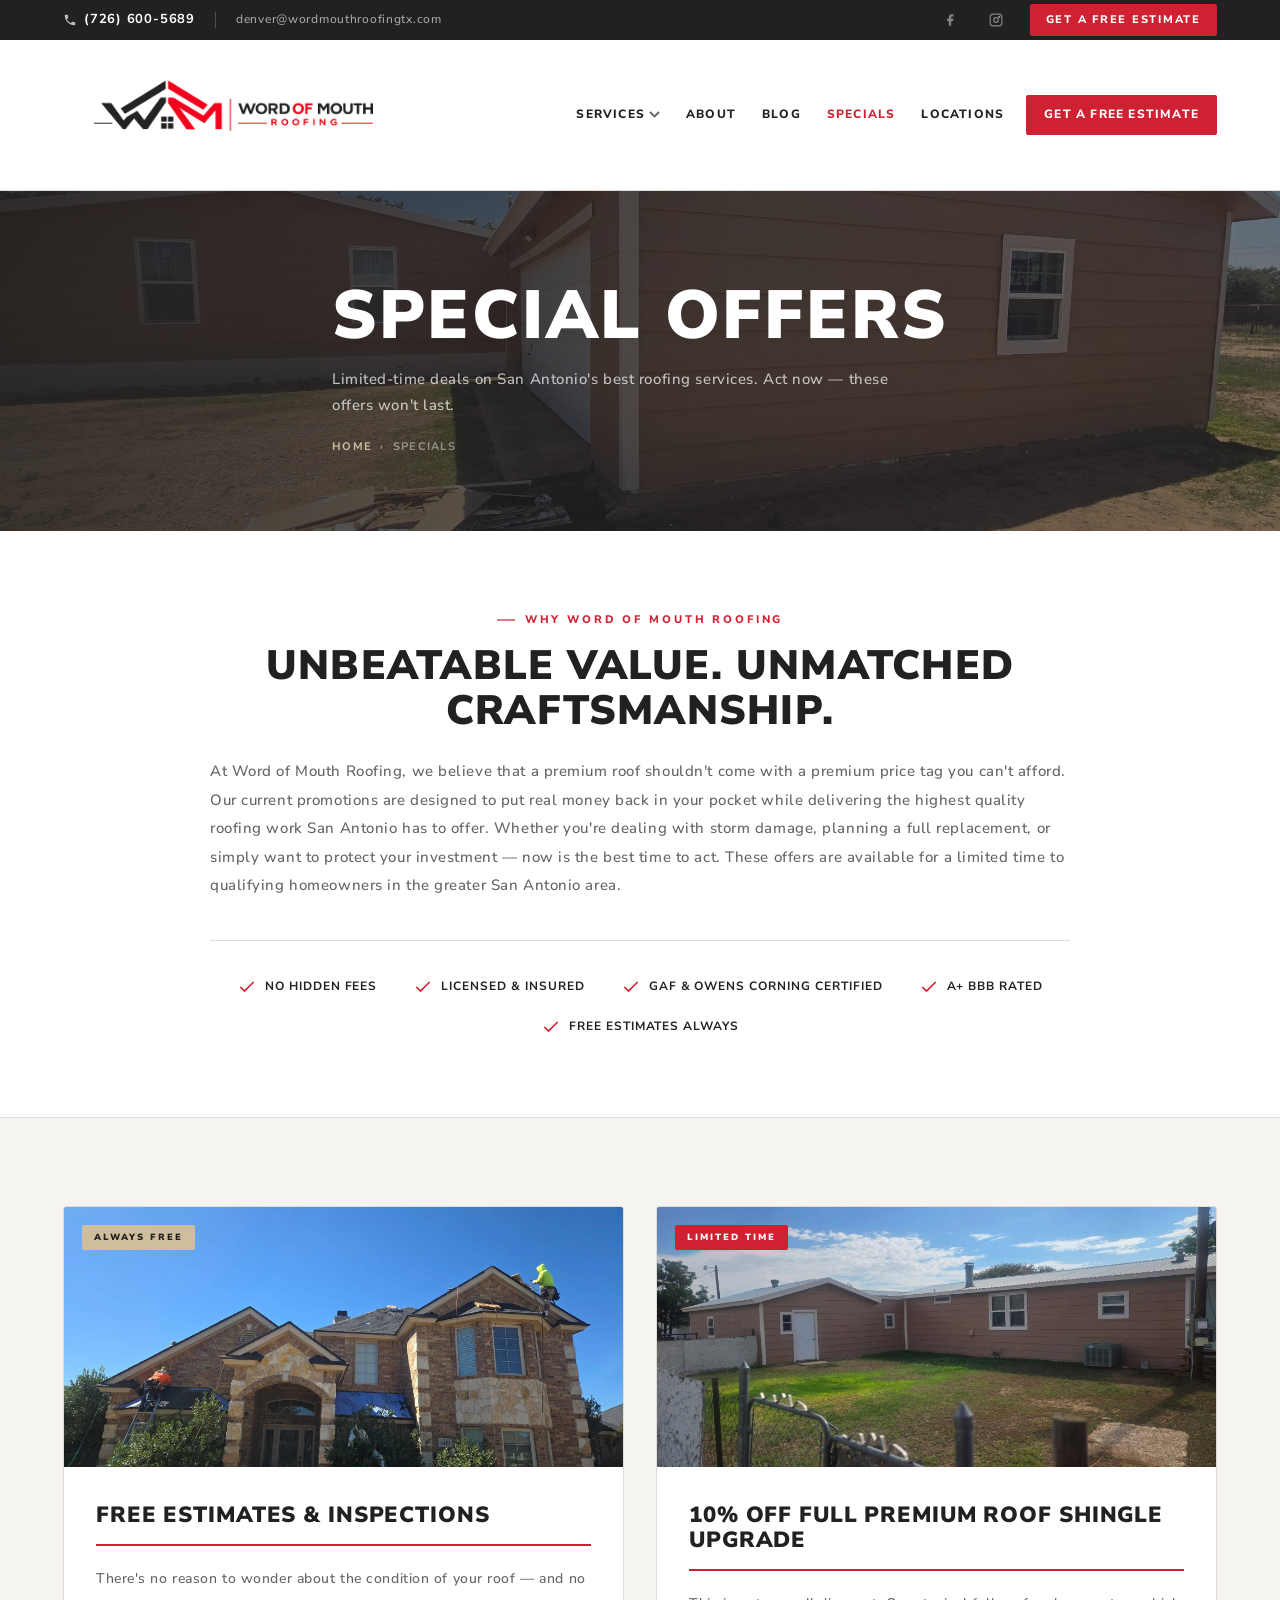
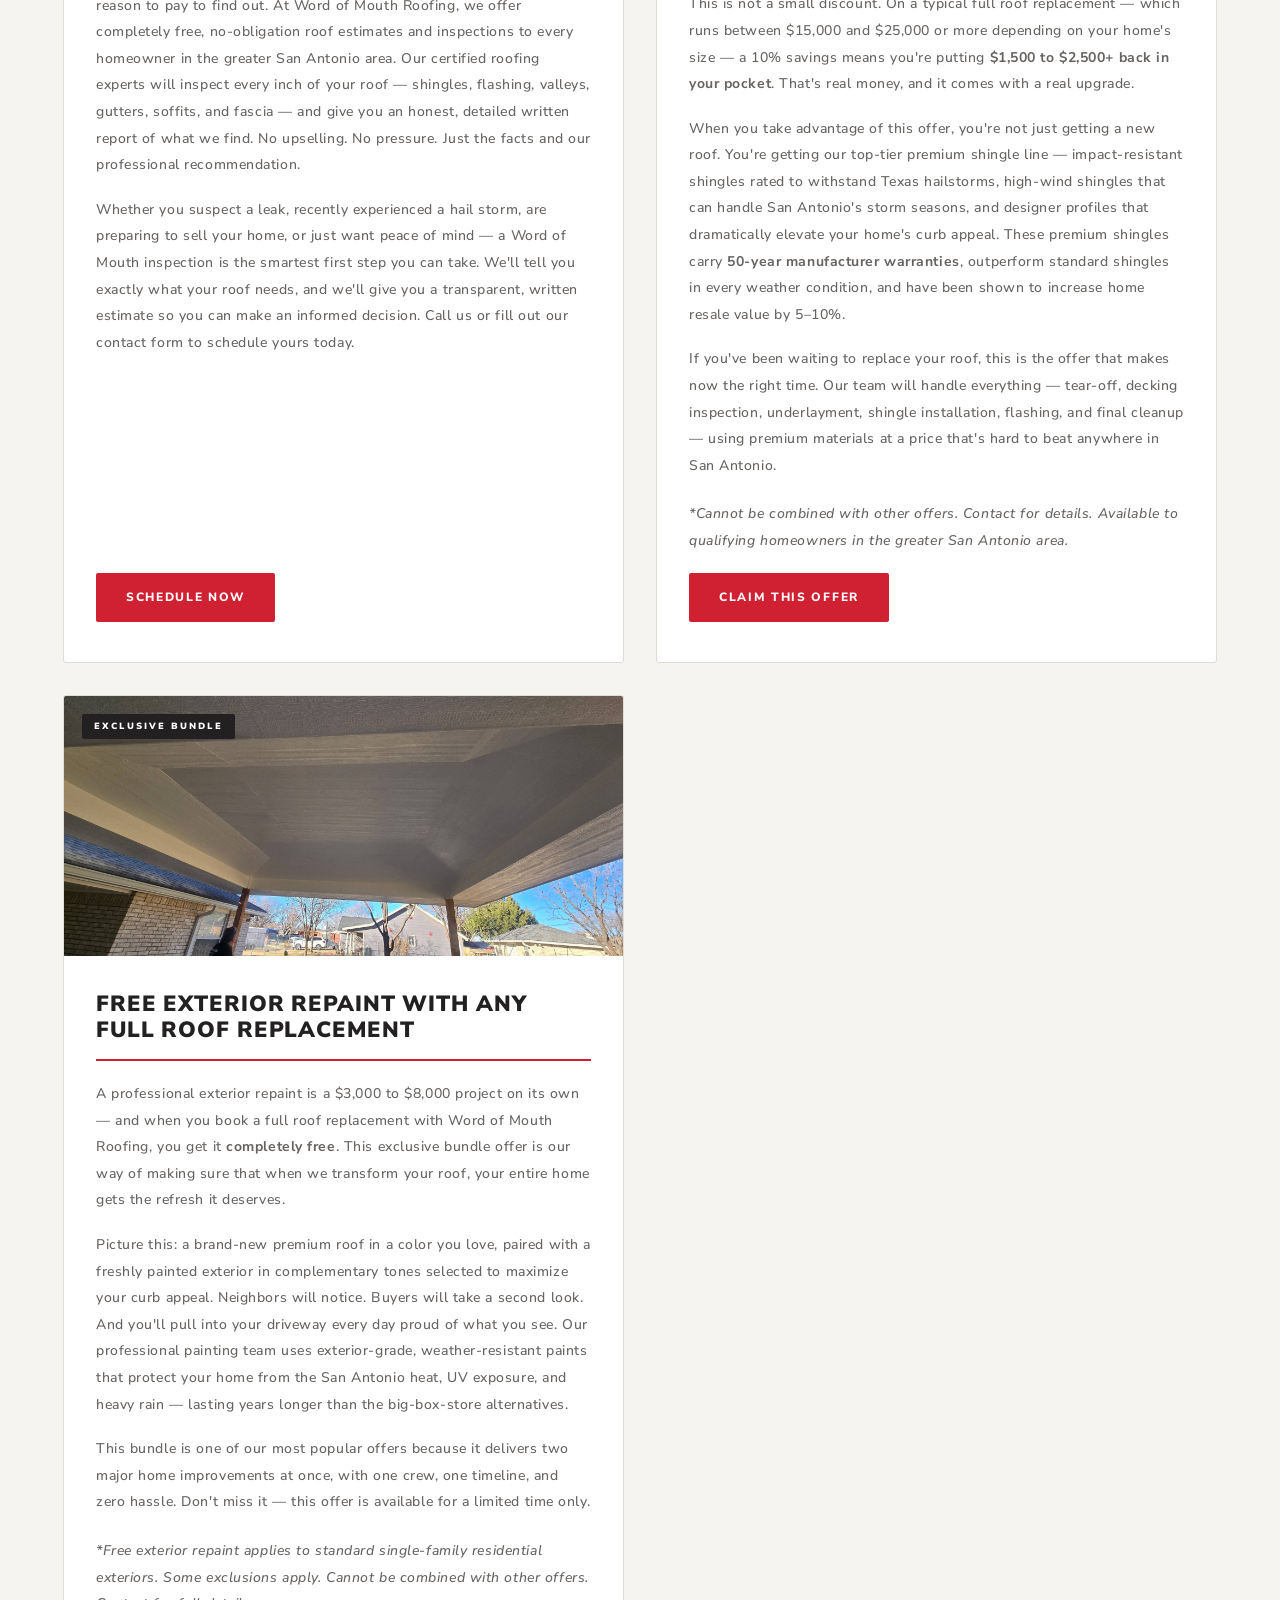
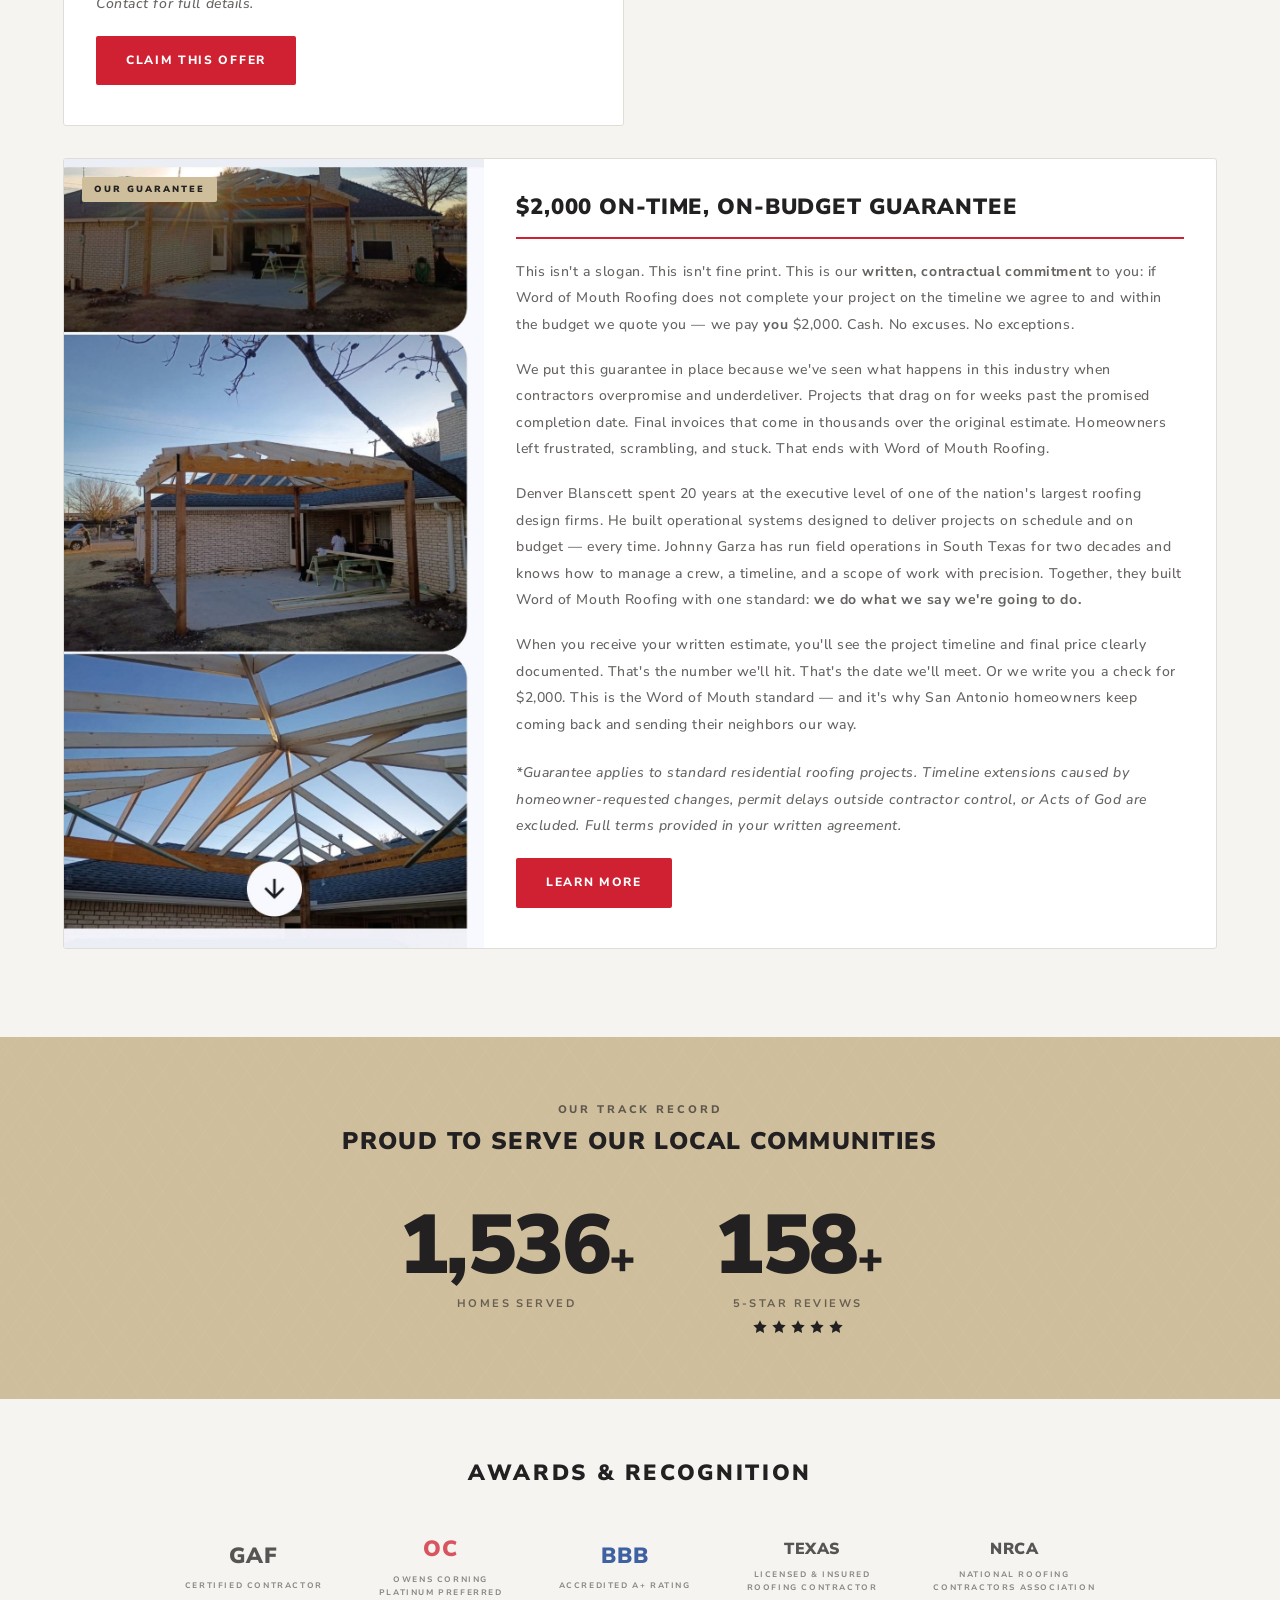
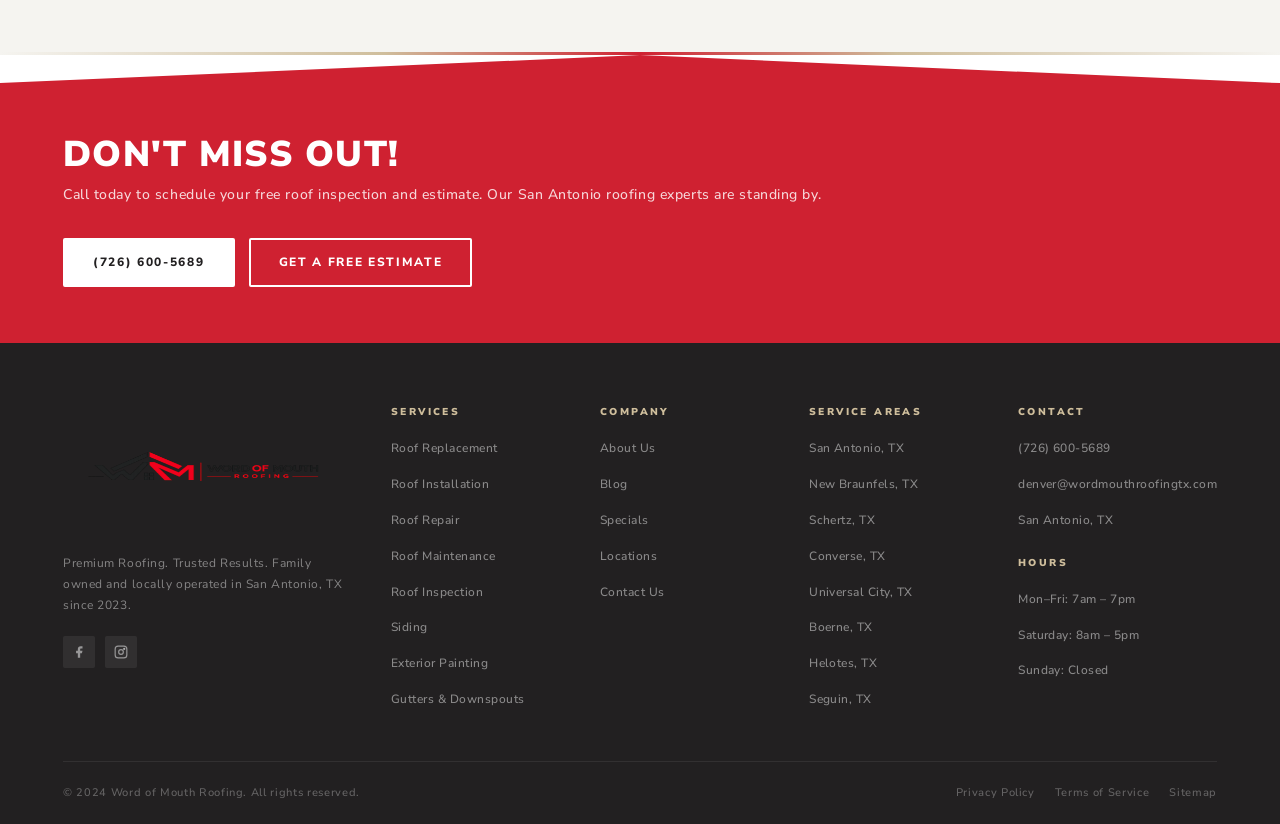
<file: specials.html>
﻿<!DOCTYPE html>
<html lang="en">
<head>
<meta charset="UTF-8">
<meta name="viewport" content="width=device-width, initial-scale=1.0">
<title>Special Offers | Word of Mouth Roofing San Antonio</title>
<meta name="description" content="Take advantage of Word of Mouth Roofing's limited-time special offers in San Antonio, TX. Free estimates, 10% off premium shingles, free exterior repaint with roof replacement, and our $2,000 On-Time Guarantee.">
<meta name="keywords" content="roofing specials San Antonio, roofing deals San Antonio TX, free roof estimate San Antonio, roof replacement discount Texas, Word of Mouth Roofing specials">
<link rel="canonical" href="https://www.wordofmouthroofing.com/specials.html">
<link rel="stylesheet" href="css/styles.css">
</head>
<body>

<!-- ══ HEADER ══════════════════════════════════════════════ -->
<header class="site-header" id="siteHeader">
  <div class="top-bar">
    <div class="container top-bar-inner">
      <div class="tb-left">
        <a href="tel:+17266005689" class="tb-phone">
          <svg width="14" height="14" viewBox="0 0 24 24" fill="currentColor"><path d="M6.62 10.79c1.44 2.83 3.76 5.14 6.59 6.59l2.2-2.2c.27-.27.67-.36 1.02-.24 1.12.37 2.33.57 3.57.57.55 0 1 .45 1 1V20c0 .55-.45 1-1 1-9.39 0-17-7.61-17-17 0-.55.45-1 1-1h3.5c.55 0 1 .45 1 1 0 1.25.2 2.45.57 3.57.11.35.03.74-.25 1.02l-2.2 2.2z"/></svg>
          (726) 600-5689
        </a>
        <div class="tb-divider"></div>
        <a href="mailto:denver@wordmouthroofingtx.com" class="tb-email">denver@wordmouthroofingtx.com</a>
      </div>
      <div class="tb-right">
        <div class="tb-socials">
          <a href="#" class="tb-soc" aria-label="Facebook"><svg width="14" height="14" viewBox="0 0 24 24" fill="currentColor"><path d="M18 2h-3a5 5 0 00-5 5v3H7v4h3v8h4v-8h3l1-4h-4V7a1 1 0 011-1h3z"/></svg></a>
          <a href="#" class="tb-soc" aria-label="Instagram"><svg width="14" height="14" viewBox="0 0 24 24" fill="none" stroke="currentColor" stroke-width="2"><rect x="2" y="2" width="20" height="20" rx="5"/><circle cx="12" cy="12" r="4"/><circle cx="17.5" cy="6.5" r="1" fill="currentColor"/></svg></a>
        </div>
        <a href="contact.html" class="tb-cta">Get A Free Estimate</a>
      </div>
    </div>
  </div>
  <nav class="main-nav">
    <div class="container nav-inner">
      <a href="index.html" class="nav-logo"><img src="assets/logo-nav.png" alt="Word of Mouth Roofing"></a>
      <div class="nav-links">
        <div class="nav-dd">
          <span class="nav-link nav-dd-toggle">Services <svg class="chevron" width="11" height="7" viewBox="0 0 11 7" fill="none"><path d="M1 1l4.5 4.5L10 1" stroke="currentColor" stroke-width="1.8"/></svg></span>
          <div class="nav-dd-menu">
            <a href="services/roof-replacement.html">Roof Replacement</a>
            <a href="services/roof-installation.html">Roof Installation</a>
            <a href="services/roof-repair.html">Roof Repair</a>
            <a href="services/roof-maintenance.html">Roof Maintenance</a>
            <a href="services/roof-inspection.html">Roof Inspection</a>
            <a href="services/siding.html">Siding</a>
            <a href="services/painting.html">Exterior Painting</a>
            <a href="services/gutters-downspouts.html">Gutters &amp; Downspouts</a>
          </div>
        </div>
        <a href="about.html" class="nav-link">About</a>
        <a href="blog.html" class="nav-link">Blog</a>
        <a href="specials.html" class="nav-link active">Specials</a>
        <a href="locations.html" class="nav-link">Locations</a>
        <a href="contact.html" class="nav-link nav-cta-btn">Get A Free Estimate</a>
      </div>
      <button class="burger" id="burger" aria-label="Open menu"><span></span><span></span><span></span></button>
    </div>
    <div class="nav-progress" id="navProgress"></div>
  </nav>
</header>
<div class="mobile-menu" id="mobileMenu">
  <button class="mob-close" id="mobileClose">&#10005;</button>
  <img src="assets/logo-white.png" class="mob-logo" alt="Word of Mouth Roofing">
  <a href="index.html" class="mob-link">Home</a>
  <a href="#" class="mob-link" id="mobServicesToggle">Services &#9660;</a>
  <div class="mob-sub" id="mobServicesSub">
    <a href="services/roof-replacement.html">Roof Replacement</a>
    <a href="services/roof-installation.html">Roof Installation</a>
    <a href="services/roof-repair.html">Roof Repair</a>
    <a href="services/roof-maintenance.html">Roof Maintenance</a>
    <a href="services/roof-inspection.html">Roof Inspection</a>
    <a href="services/siding.html">Siding</a>
    <a href="services/painting.html">Exterior Painting</a>
    <a href="services/gutters-downspouts.html">Gutters &amp; Downspouts</a>
  </div>
  <a href="about.html" class="mob-link">About</a>
  <a href="blog.html" class="mob-link">Blog</a>
  <a href="specials.html" class="mob-link">Specials</a>
  <a href="locations.html" class="mob-link">Locations</a>
  <div class="mob-cta-wrap"><a href="contact.html" class="mob-cta">Get A Free Estimate</a></div>
</div>

<!-- ══ HERO ══════════════════════════════════════════════════ -->
<section class="page-hero" style="background-image:url('assets/roof-5.jpg');">
  <div class="page-hero-overlay"></div>
  <div class="container page-hero-inner">
    <h1 class="page-hero-h1">SPECIAL OFFERS</h1>
    <p class="page-hero-sub">Limited-time deals on San Antonio's best roofing services. Act now — these offers won't last.</p>
    <nav class="breadcrumb" aria-label="Breadcrumb">
      <a href="index.html">Home</a>
      <span>&#8250;</span>
      <span>Specials</span>
    </nav>
  </div>
</section>

<!-- ══ INTRO ══════════════════════════════════════════════════ -->
<section class="specials-intro-sec">
  <div class="container">
    <div class="specials-intro-inner">
      <span class="eyebrow" style="text-align:center;display:block">Why Word of Mouth Roofing</span>
      <h2 class="sec-h2 center">Unbeatable Value. Unmatched Craftsmanship.</h2>
      <p class="specials-intro-p center">At Word of Mouth Roofing, we believe that a premium roof shouldn't come with a premium price tag you can't afford. Our current promotions are designed to put real money back in your pocket while delivering the highest quality roofing work San Antonio has to offer. Whether you're dealing with storm damage, planning a full replacement, or simply want to protect your investment — now is the best time to act. These offers are available for a limited time to qualifying homeowners in the greater San Antonio area.</p>
      <div class="specials-trust-row">
        <div class="spec-trust-item"><svg width="20" height="20" viewBox="0 0 24 24" fill="none" stroke="var(--red)" stroke-width="2"><polyline points="20 6 9 17 4 12"/></svg><span>No Hidden Fees</span></div>
        <div class="spec-trust-item"><svg width="20" height="20" viewBox="0 0 24 24" fill="none" stroke="var(--red)" stroke-width="2"><polyline points="20 6 9 17 4 12"/></svg><span>Licensed &amp; Insured</span></div>
        <div class="spec-trust-item"><svg width="20" height="20" viewBox="0 0 24 24" fill="none" stroke="var(--red)" stroke-width="2"><polyline points="20 6 9 17 4 12"/></svg><span>GAF &amp; Owens Corning Certified</span></div>
        <div class="spec-trust-item"><svg width="20" height="20" viewBox="0 0 24 24" fill="none" stroke="var(--red)" stroke-width="2"><polyline points="20 6 9 17 4 12"/></svg><span>A+ BBB Rated</span></div>
        <div class="spec-trust-item"><svg width="20" height="20" viewBox="0 0 24 24" fill="none" stroke="var(--red)" stroke-width="2"><polyline points="20 6 9 17 4 12"/></svg><span>Free Estimates Always</span></div>
      </div>
    </div>
  </div>
</section>

<!-- ══ SPECIALS GRID ══════════════════════════════════════════ -->
<section class="specials-sec">
  <div class="container">
    <div class="specials-grid">

      <!-- Card 1: Free Estimates -->
      <div class="special-card" data-reveal>
        <div class="special-card-img-wrap">
          <img src="assets/roof-2.jpg" alt="Free roof estimates and inspections San Antonio TX">
          <div class="special-card-badge">Always Free</div>
        </div>
        <div class="special-card-body">
          <h3 class="special-card-h3">FREE ESTIMATES &amp; INSPECTIONS</h3>
          <p>There's no reason to wonder about the condition of your roof — and no reason to pay to find out. At Word of Mouth Roofing, we offer completely free, no-obligation roof estimates and inspections to every homeowner in the greater San Antonio area. Our certified roofing experts will inspect every inch of your roof — shingles, flashing, valleys, gutters, soffits, and fascia — and give you an honest, detailed written report of what we find. No upselling. No pressure. Just the facts and our professional recommendation.</p>
          <p>Whether you suspect a leak, recently experienced a hail storm, are preparing to sell your home, or just want peace of mind — a Word of Mouth inspection is the smartest first step you can take. We'll tell you exactly what your roof needs, and we'll give you a transparent, written estimate so you can make an informed decision. Call us or fill out our contact form to schedule yours today.</p>
          <a href="contact.html" class="btn btn-red">Schedule Now</a>
        </div>
      </div>

      <!-- Card 2: 10% Off Shingles -->
      <div class="special-card" data-reveal data-delay="1">
        <div class="special-card-img-wrap">
          <img src="assets/roof-6.jpg" alt="10% off premium roof shingle upgrade San Antonio">
          <div class="special-card-badge special-card-badge--red">Limited Time</div>
        </div>
        <div class="special-card-body">
          <h3 class="special-card-h3">10% OFF FULL PREMIUM ROOF SHINGLE UPGRADE</h3>
          <p>This is not a small discount. On a typical full roof replacement — which runs between $15,000 and $25,000 or more depending on your home's size — a 10% savings means you're putting <strong>$1,500 to $2,500+ back in your pocket</strong>. That's real money, and it comes with a real upgrade.</p>
          <p>When you take advantage of this offer, you're not just getting a new roof. You're getting our top-tier premium shingle line — impact-resistant shingles rated to withstand Texas hailstorms, high-wind shingles that can handle San Antonio's storm seasons, and designer profiles that dramatically elevate your home's curb appeal. These premium shingles carry <strong>50-year manufacturer warranties</strong>, outperform standard shingles in every weather condition, and have been shown to increase home resale value by 5&#8211;10%.</p>
          <p>If you've been waiting to replace your roof, this is the offer that makes now the right time. Our team will handle everything — tear-off, decking inspection, underlayment, shingle installation, flashing, and final cleanup — using premium materials at a price that's hard to beat anywhere in San Antonio.</p>
          <p class="special-disclaimer">*Cannot be combined with other offers. Contact for details. Available to qualifying homeowners in the greater San Antonio area.</p>
          <a href="contact.html" class="btn btn-red">Claim This Offer</a>
        </div>
      </div>

      <!-- Card 3: Free Exterior Repaint -->
      <div class="special-card" data-reveal>
        <div class="special-card-img-wrap">
          <img src="assets/roof-7.jpg" alt="Free exterior repaint with full roof replacement San Antonio">
          <div class="special-card-badge special-card-badge--dark">Exclusive Bundle</div>
        </div>
        <div class="special-card-body">
          <h3 class="special-card-h3">FREE EXTERIOR REPAINT WITH ANY FULL ROOF REPLACEMENT</h3>
          <p>A professional exterior repaint is a $3,000 to $8,000 project on its own — and when you book a full roof replacement with Word of Mouth Roofing, you get it <strong>completely free</strong>. This exclusive bundle offer is our way of making sure that when we transform your roof, your entire home gets the refresh it deserves.</p>
          <p>Picture this: a brand-new premium roof in a color you love, paired with a freshly painted exterior in complementary tones selected to maximize your curb appeal. Neighbors will notice. Buyers will take a second look. And you'll pull into your driveway every day proud of what you see. Our professional painting team uses exterior-grade, weather-resistant paints that protect your home from the San Antonio heat, UV exposure, and heavy rain — lasting years longer than the big-box-store alternatives.</p>
          <p>This bundle is one of our most popular offers because it delivers two major home improvements at once, with one crew, one timeline, and zero hassle. Don't miss it — this offer is available for a limited time only.</p>
          <p class="special-disclaimer">*Free exterior repaint applies to standard single-family residential exteriors. Some exclusions apply. Cannot be combined with other offers. Contact for full details.</p>
          <a href="contact.html" class="btn btn-red">Claim This Offer</a>
        </div>
      </div>

      <!-- Card 4: $2,000 Guarantee (full width) -->
      <div class="special-card special-card--featured" data-reveal>
        <div class="special-card-img-wrap">
          <img src="assets/roof-4.jpg" alt="$2000 On-Time On-Budget Roofing Guarantee San Antonio">
          <div class="special-card-badge special-card-badge--gold">Our Guarantee</div>
        </div>
        <div class="special-card-body">
          <h3 class="special-card-h3">$2,000 ON-TIME, ON-BUDGET GUARANTEE</h3>
          <p>This isn't a slogan. This isn't fine print. This is our <strong>written, contractual commitment</strong> to you: if Word of Mouth Roofing does not complete your project on the timeline we agree to and within the budget we quote you — we pay <strong>you</strong> $2,000. Cash. No excuses. No exceptions.</p>
          <p>We put this guarantee in place because we've seen what happens in this industry when contractors overpromise and underdeliver. Projects that drag on for weeks past the promised completion date. Final invoices that come in thousands over the original estimate. Homeowners left frustrated, scrambling, and stuck. That ends with Word of Mouth Roofing.</p>
          <p>Denver Blanscett spent 20 years at the executive level of one of the nation's largest roofing design firms. He built operational systems designed to deliver projects on schedule and on budget — every time. Johnny Garza has run field operations in South Texas for two decades and knows how to manage a crew, a timeline, and a scope of work with precision. Together, they built Word of Mouth Roofing with one standard: <strong>we do what we say we're going to do.</strong></p>
          <p>When you receive your written estimate, you'll see the project timeline and final price clearly documented. That's the number we'll hit. That's the date we'll meet. Or we write you a check for $2,000. This is the Word of Mouth standard — and it's why San Antonio homeowners keep coming back and sending their neighbors our way.</p>
          <p class="special-disclaimer">*Guarantee applies to standard residential roofing projects. Timeline extensions caused by homeowner-requested changes, permit delays outside contractor control, or Acts of God are excluded. Full terms provided in your written agreement.</p>
          <a href="contact.html" class="btn btn-red">Learn More</a>
        </div>
      </div>

    </div>
  </div>
</section>

<!-- STATS BAR -->
<section class="stats-bar">
  <div class="container">
    <span class="stats-eyebrow">Our Track Record</span>
    <p class="stats-hed">Proud To Serve Our Local Communities</p>
    <div class="stats-nums">
      <div class="stat-item"><span class="stat-num"><span class="count" data-target="2400">0</span><span class="stat-suffix">+</span></span><span class="stat-label">Homes Served</span></div>
      <div class="stat-item"><span class="stat-num"><span class="count" data-target="247">0</span><span class="stat-suffix">+</span></span><span class="stat-label">5-Star Reviews</span><div class="stat-stars"><svg width="16" height="16" viewBox="0 0 24 24" fill="currentColor"><path d="M12 2l3.09 6.26L22 9.27l-5 4.87 1.18 6.88L12 17.77l-6.18 3.25L7 14.14 2 9.27l6.91-1.01L12 2z"/></svg><svg width="16" height="16" viewBox="0 0 24 24" fill="currentColor"><path d="M12 2l3.09 6.26L22 9.27l-5 4.87 1.18 6.88L12 17.77l-6.18 3.25L7 14.14 2 9.27l6.91-1.01L12 2z"/></svg><svg width="16" height="16" viewBox="0 0 24 24" fill="currentColor"><path d="M12 2l3.09 6.26L22 9.27l-5 4.87 1.18 6.88L12 17.77l-6.18 3.25L7 14.14 2 9.27l6.91-1.01L12 2z"/></svg><svg width="16" height="16" viewBox="0 0 24 24" fill="currentColor"><path d="M12 2l3.09 6.26L22 9.27l-5 4.87 1.18 6.88L12 17.77l-6.18 3.25L7 14.14 2 9.27l6.91-1.01L12 2z"/></svg><svg width="16" height="16" viewBox="0 0 24 24" fill="currentColor"><path d="M12 2l3.09 6.26L22 9.27l-5 4.87 1.18 6.88L12 17.77l-6.18 3.25L7 14.14 2 9.27l6.91-1.01L12 2z"/></svg></div></div>
    </div>
  </div>
</section>

<!-- AWARDS -->
<section class="awards-sec">
  <div class="container">
    <p class="awards-hed">Awards &amp; Recognition</p>
    <div class="awards-logos">
      <div class="award-logo-item"><strong>GAF</strong><span>Certified Contractor</span></div>
      <div class="award-logo-item"><strong style="color:var(--red)">OC</strong><span>Owens Corning<br>Platinum Preferred</span></div>
      <div class="award-logo-item"><strong style="color:#003087">BBB</strong><span>Accredited A+ Rating</span></div>
      <div class="award-logo-item"><strong style="font-size:16px">TEXAS</strong><span>Licensed &amp; Insured<br>Roofing Contractor</span></div>
      <div class="award-logo-item"><strong style="font-size:16px">NRCA</strong><span>National Roofing<br>Contractors Association</span></div>
    </div>
  </div>
</section>

<!-- RED CTA -->
<section class="cta-banner">
  <div class="container">
    <div class="cta-banner-inner">
      <div><h2>Don't Miss Out!</h2><p>Call today to schedule your free roof inspection and estimate. Our San Antonio roofing experts are standing by.</p></div>
      <div class="cta-banner-btns">
        <a href="tel:+17266005689" class="btn btn-white">(726) 600-5689</a>
        <a href="contact.html" class="btn btn-outline-white">Get A Free Estimate</a>
      </div>
    </div>
  </div>
</section>

<!-- FOOTER -->
<footer class="site-footer">
  <div class="container">
    <div class="footer-grid">
      <div class="footer-brand">
        <img src="assets/logo-nav.png" class="footer-logo" alt="Word of Mouth Roofing">
        <p class="footer-tagline">Premium Roofing. Trusted Results. Family owned and locally operated in San Antonio, TX since 2023.</p>
        <div class="footer-socials">
          <a href="#" class="footer-soc"><svg width="14" height="14" viewBox="0 0 24 24" fill="currentColor"><path d="M18 2h-3a5 5 0 00-5 5v3H7v4h3v8h4v-8h3l1-4h-4V7a1 1 0 011-1h3z"/></svg></a>
          <a href="#" class="footer-soc"><svg width="14" height="14" viewBox="0 0 24 24" fill="none" stroke="currentColor" stroke-width="2"><rect x="2" y="2" width="20" height="20" rx="5"/><circle cx="12" cy="12" r="4"/><circle cx="17.5" cy="6.5" r="1" fill="currentColor"/></svg></a>
        </div>
      </div>
      <div class="footer-col"><h4>Services</h4><ul><li><a href="services/roof-replacement.html">Roof Replacement</a></li><li><a href="services/roof-installation.html">Roof Installation</a></li><li><a href="services/roof-repair.html">Roof Repair</a></li><li><a href="services/roof-maintenance.html">Roof Maintenance</a></li><li><a href="services/roof-inspection.html">Roof Inspection</a></li><li><a href="services/siding.html">Siding</a></li><li><a href="services/painting.html">Exterior Painting</a></li><li><a href="services/gutters-downspouts.html">Gutters &amp; Downspouts</a></li></ul></div>
      <div class="footer-col"><h4>Company</h4><ul><li><a href="about.html">About Us</a></li><li><a href="blog.html">Blog</a></li><li><a href="specials.html">Specials</a></li><li><a href="locations.html">Locations</a></li><li><a href="contact.html">Contact Us</a></li></ul></div>
      <div class="footer-col"><h4>Service Areas</h4><ul><li><a href="locations.html">San Antonio, TX</a></li><li><a href="locations.html">New Braunfels, TX</a></li><li><a href="locations.html">Schertz, TX</a></li><li><a href="locations.html">Converse, TX</a></li><li><a href="locations.html">Universal City, TX</a></li><li><a href="locations.html">Boerne, TX</a></li><li><a href="locations.html">Helotes, TX</a></li><li><a href="locations.html">Seguin, TX</a></li></ul></div>
      <div class="footer-col"><h4>Contact</h4><ul><li><a href="tel:+17266005689">(726) 600-5689</a></li><li><a href="mailto:denver@wordmouthroofingtx.com">denver@wordmouthroofingtx.com</a></li><li><a href="#">San Antonio, TX</a></li></ul><h4 style="margin-top:24px">Hours</h4><ul><li><a href="#">Mon&#8211;Fri: 7am &#8211; 7pm</a></li><li><a href="#">Saturday: 8am &#8211; 5pm</a></li><li><a href="#">Sunday: Closed</a></li></ul></div>
    </div>
    <div class="footer-bottom">
      <p class="footer-copy">&copy; 2024 Word of Mouth Roofing. All rights reserved.</p>
      <div class="footer-legal"><a href="#">Privacy Policy</a><a href="#">Terms of Service</a><a href="#">Sitemap</a></div>
    </div>
  </div>
</footer>
<script src="js/main.js"></script>
</body>
</html>
</file>
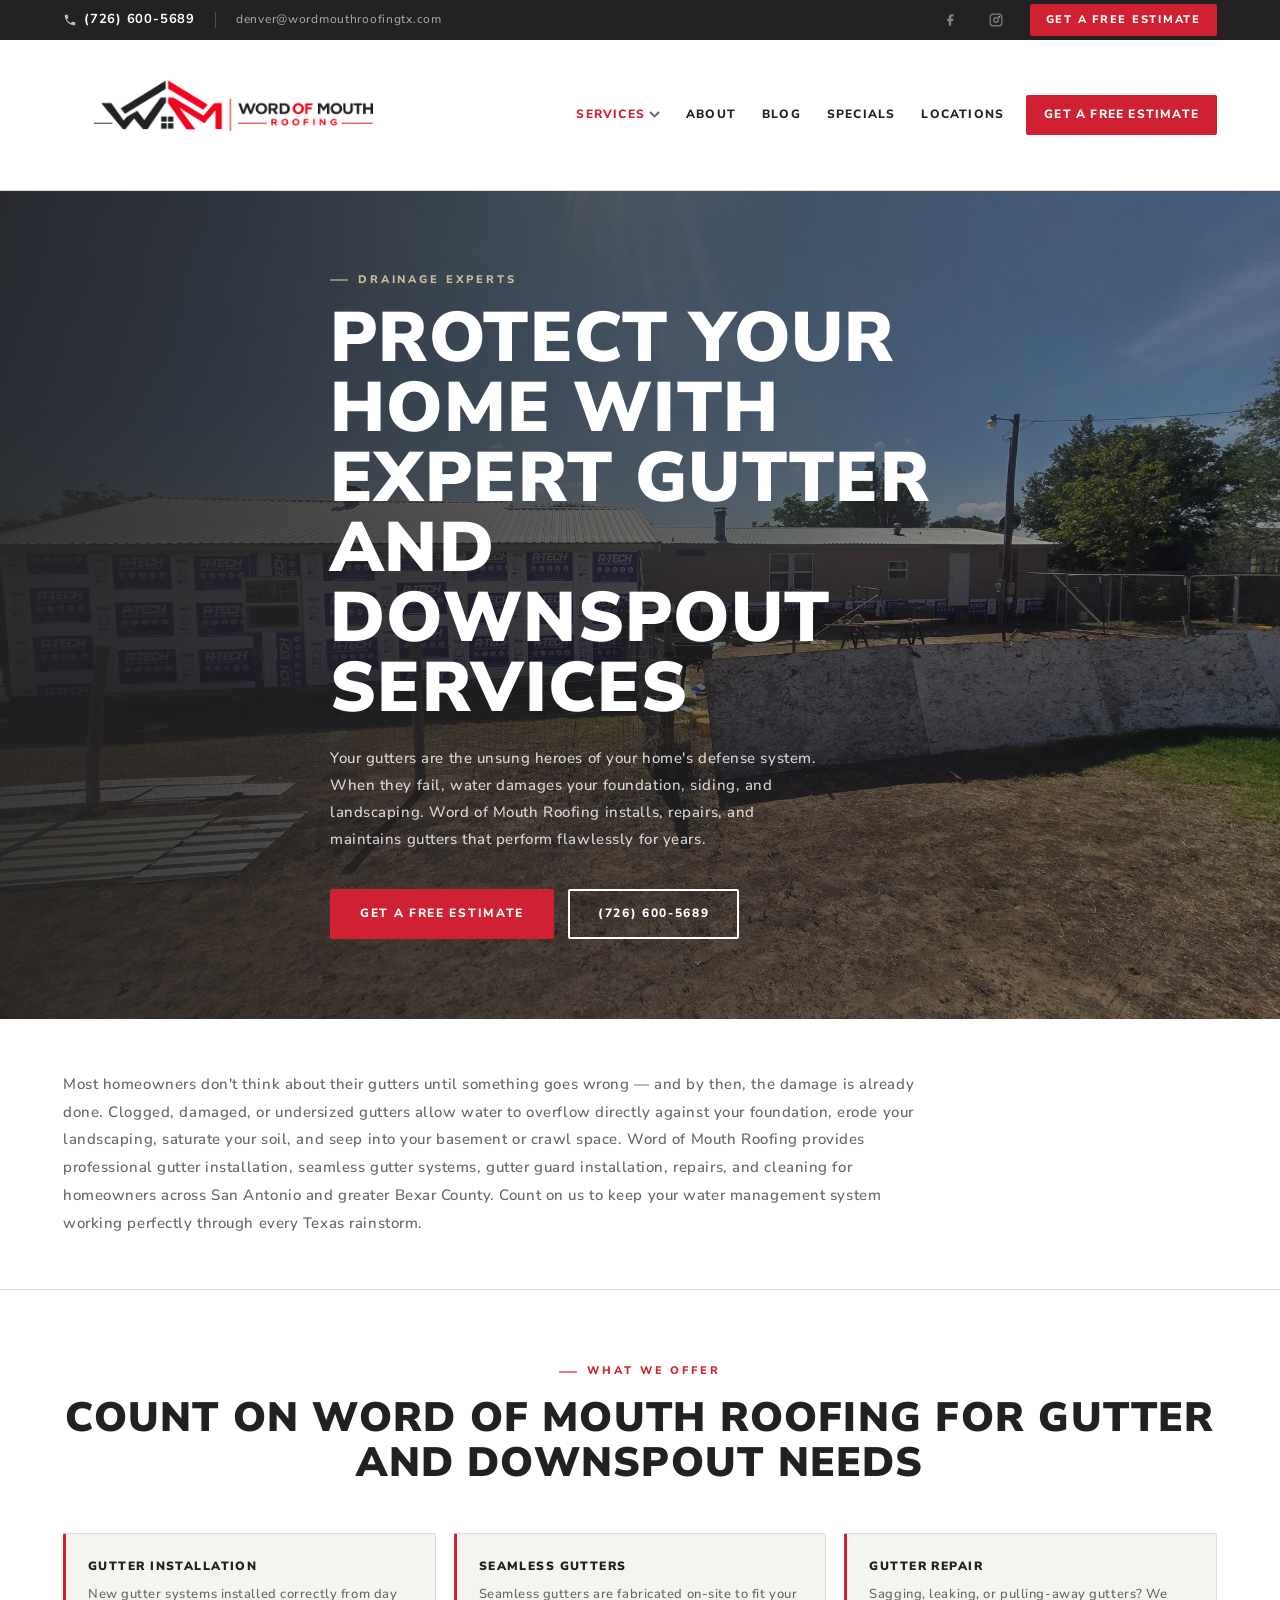
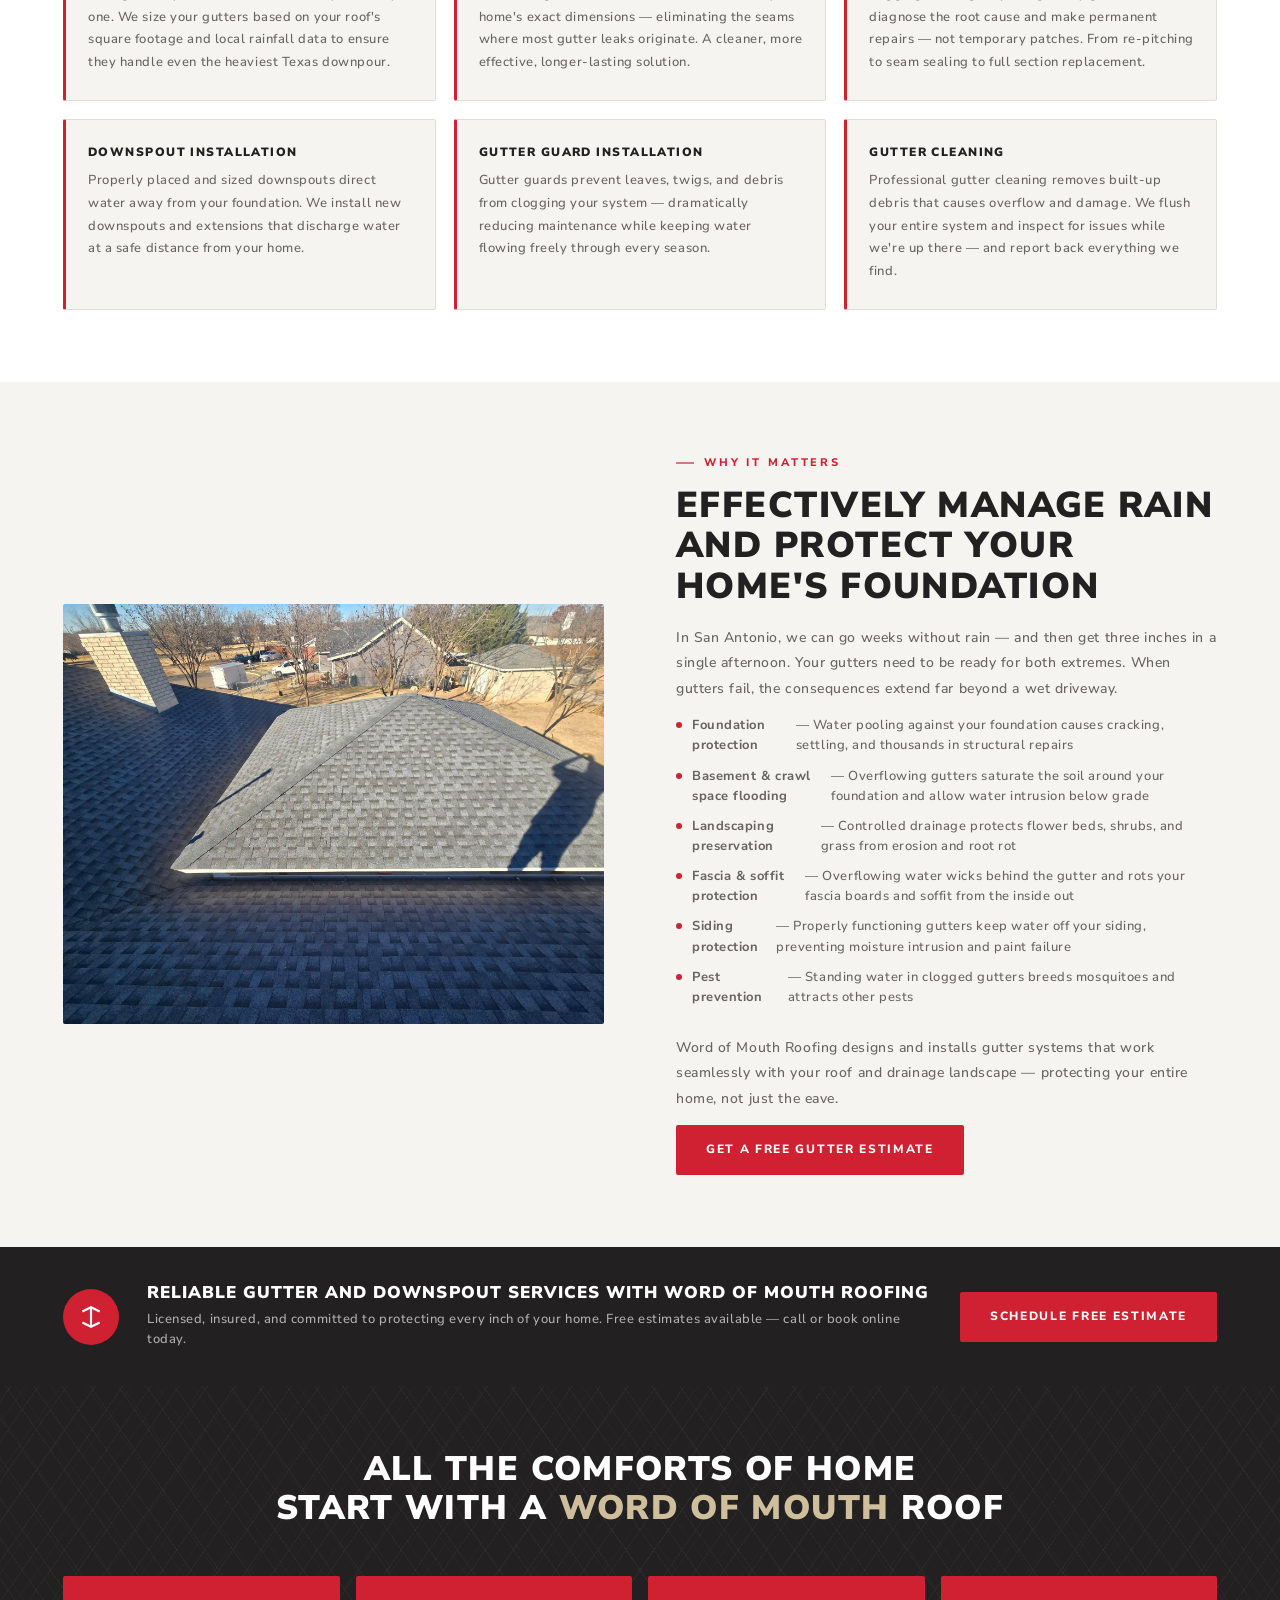
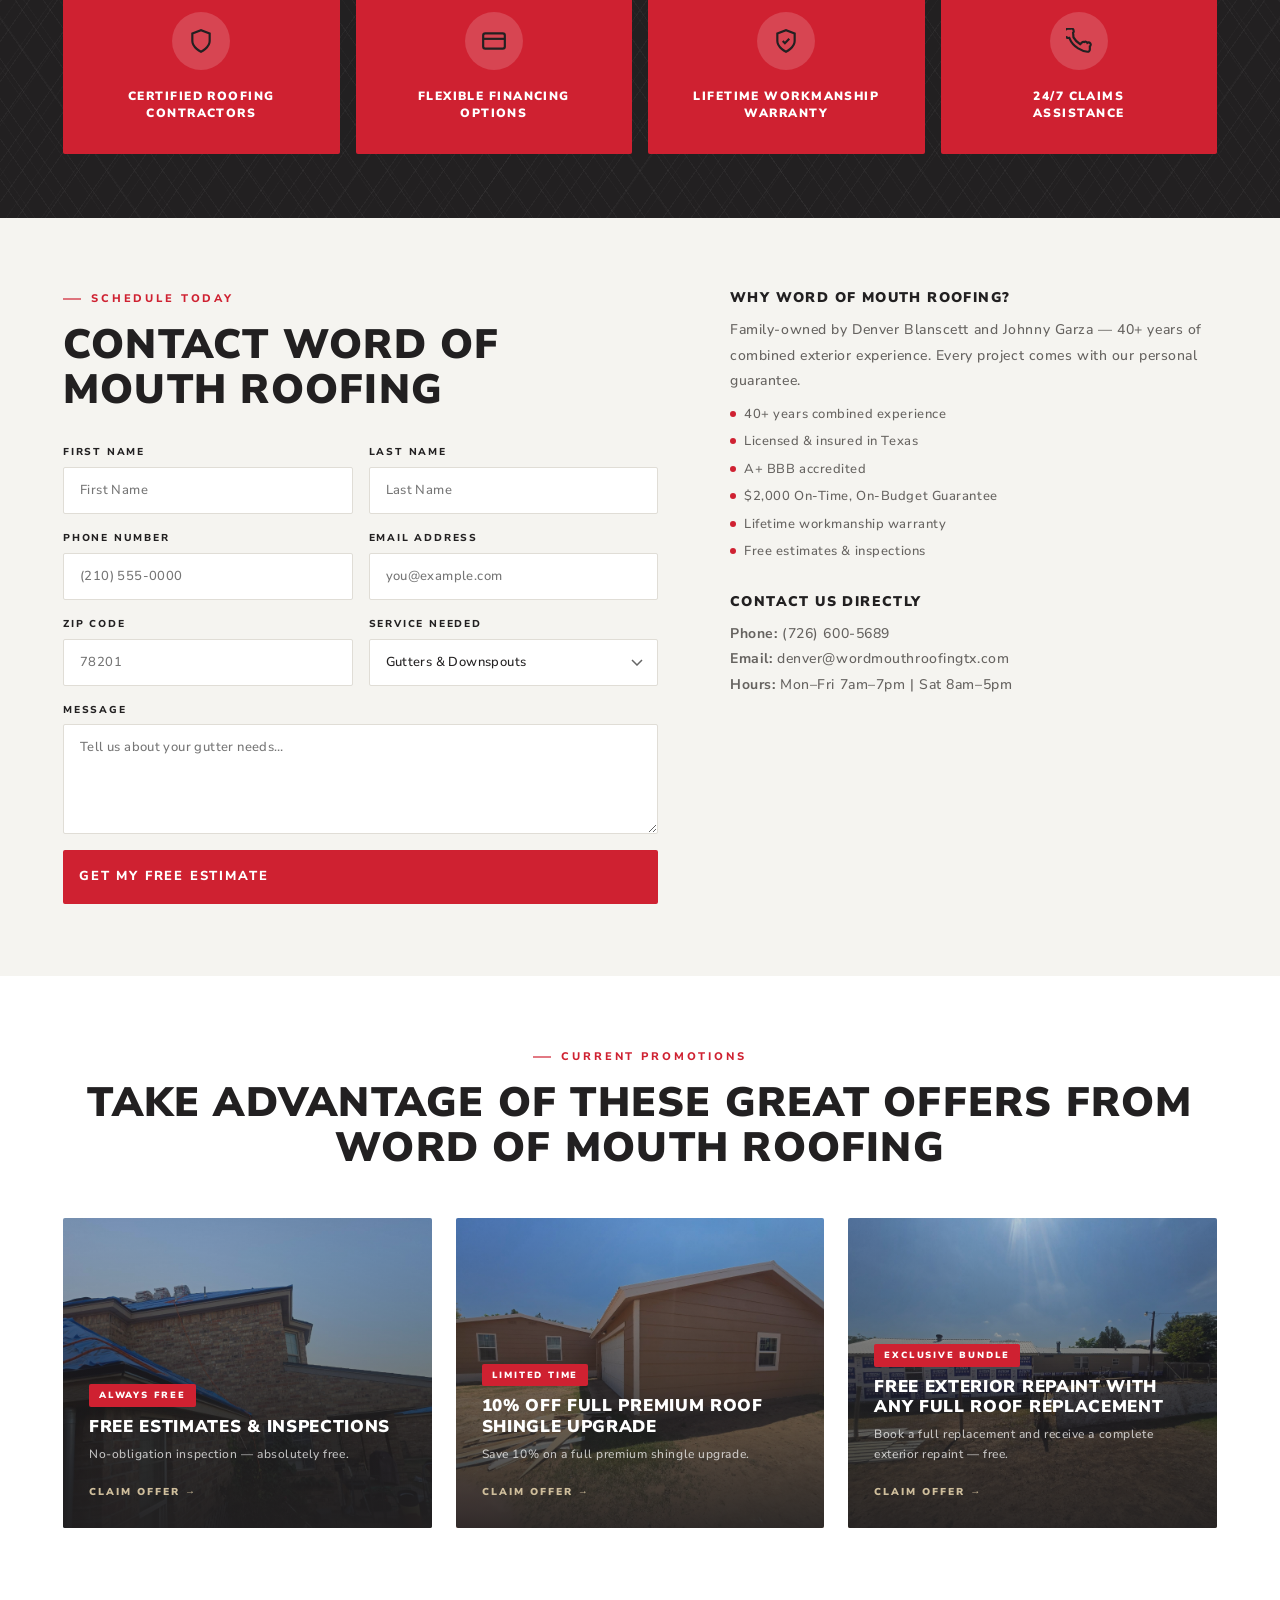
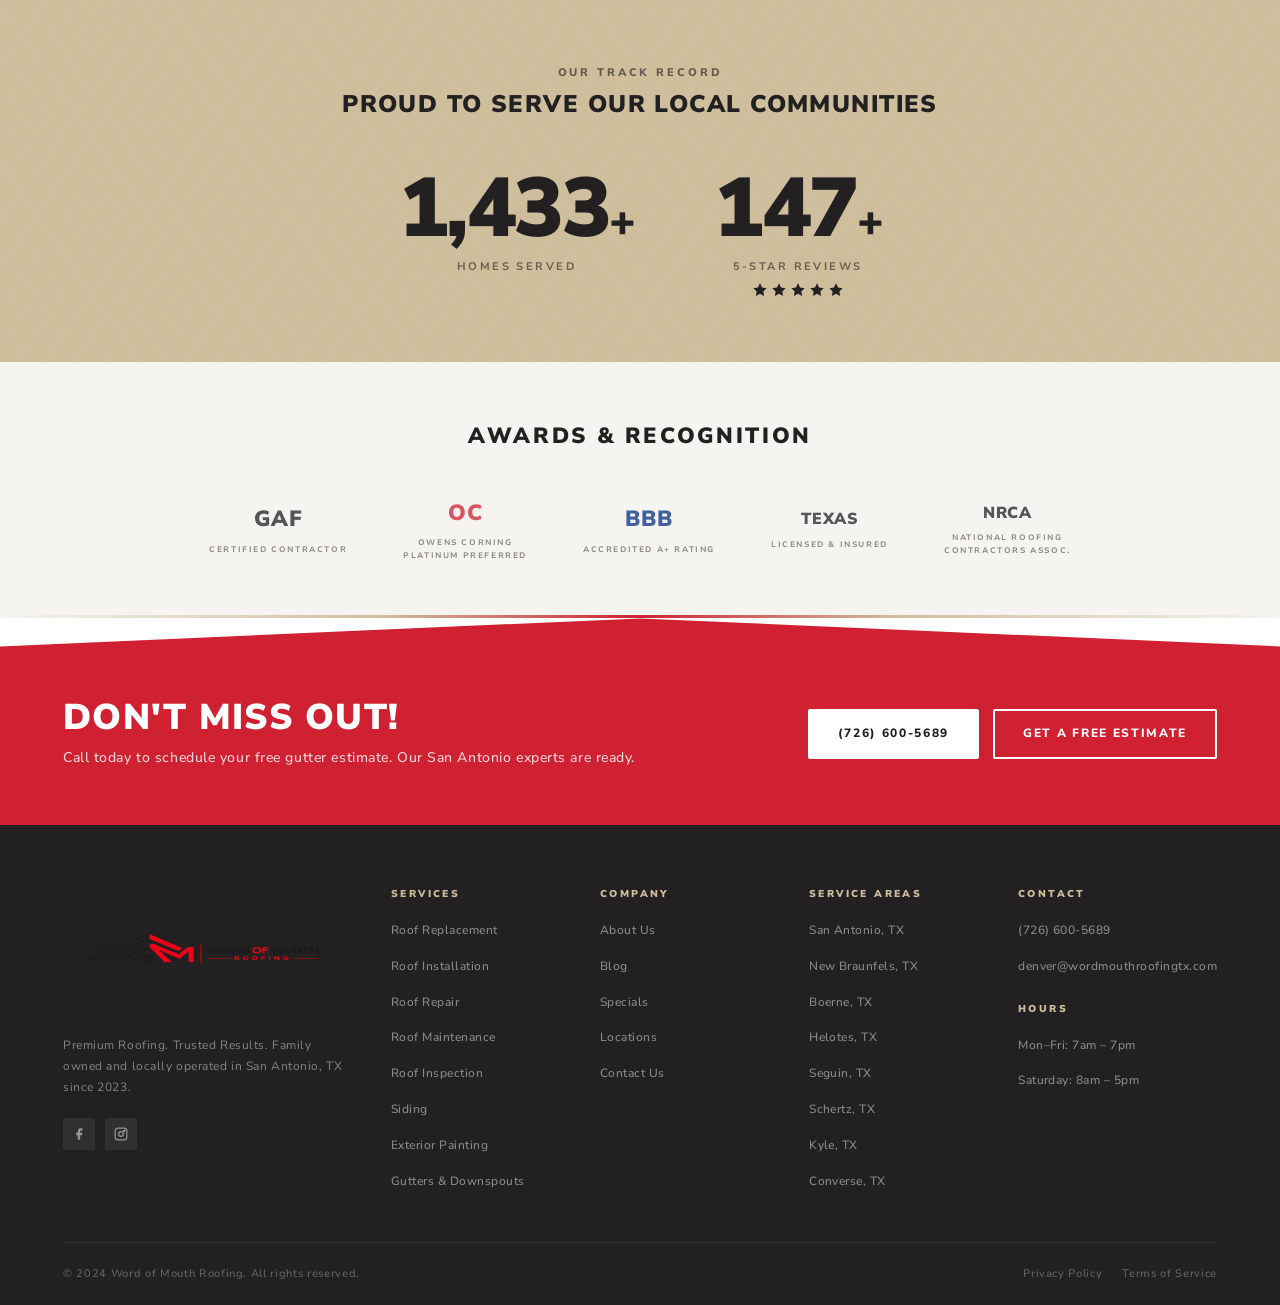
<file: services/gutters-downspouts.html>
﻿<!DOCTYPE html>
<html lang="en">
<head>
<meta charset="UTF-8">
<meta name="viewport" content="width=device-width, initial-scale=1.0">
<title>Gutters & Downspouts San Antonio TX | Word of Mouth Roofing</title>
<meta name="description" content="Professional gutter installation, repair, and cleaning in San Antonio TX. Seamless gutters, gutter guards, downspouts from Word of Mouth Roofing. Free estimates.">
<link rel="stylesheet" href="../css/styles.css">
</head>
<body>

<header class="site-header" id="siteHeader">
  <div class="top-bar">
    <div class="container top-bar-inner">
      <div class="tb-left">
        <a href="tel:+17266005689" class="tb-phone"><svg width="14" height="14" viewBox="0 0 24 24" fill="currentColor"><path d="M6.62 10.79c1.44 2.83 3.76 5.14 6.59 6.59l2.2-2.2c.27-.27.67-.36 1.02-.24 1.12.37 2.33.57 3.57.57.55 0 1 .45 1 1V20c0 .55-.45 1-1 1-9.39 0-17-7.61-17-17 0-.55.45-1 1-1h3.5c.55 0 1 .45 1 1 0 1.25.2 2.45.57 3.57.11.35.03.74-.25 1.02l-2.2 2.2z"/></svg>(726) 600-5689</a>
        <div class="tb-divider"></div>
        <a href="mailto:denver@wordmouthroofingtx.com" class="tb-email">denver@wordmouthroofingtx.com</a>
      </div>
      <div class="tb-right">
        <div class="tb-socials"><a href="#" class="tb-soc"><svg width="14" height="14" viewBox="0 0 24 24" fill="currentColor"><path d="M18 2h-3a5 5 0 00-5 5v3H7v4h3v8h4v-8h3l1-4h-4V7a1 1 0 011-1h3z"/></svg></a><a href="#" class="tb-soc"><svg width="14" height="14" viewBox="0 0 24 24" fill="none" stroke="currentColor" stroke-width="2"><rect x="2" y="2" width="20" height="20" rx="5"/><circle cx="12" cy="12" r="4"/><circle cx="17.5" cy="6.5" r="1" fill="currentColor"/></svg></a></div>
        <a href="../contact.html" class="tb-cta">Get A Free Estimate</a>
      </div>
    </div>
  </div>
  <nav class="main-nav">
    <div class="container nav-inner">
      <a href="../index.html" class="nav-logo"><img src="../assets/logo-nav.png" alt="Word of Mouth Roofing"></a>
      <div class="nav-links">
        <div class="nav-dd">
          <span class="nav-link nav-dd-toggle active">Services <svg class="chevron" width="11" height="7" viewBox="0 0 11 7" fill="none"><path d="M1 1l4.5 4.5L10 1" stroke="currentColor" stroke-width="1.8"/></svg></span>
          <div class="nav-dd-menu"><a href="roof-replacement.html">Roof Replacement</a><a href="roof-installation.html">Roof Installation</a><a href="roof-repair.html">Roof Repair</a><a href="roof-maintenance.html">Roof Maintenance</a><a href="roof-inspection.html">Roof Inspection</a><a href="siding.html">Siding</a><a href="painting.html">Exterior Painting</a><a href="gutters-downspouts.html">Gutters &amp; Downspouts</a></div>
        </div>
        <a href="../about.html" class="nav-link">About</a><a href="../blog.html" class="nav-link">Blog</a><a href="../specials.html" class="nav-link">Specials</a><a href="../locations.html" class="nav-link">Locations</a>
        <a href="../contact.html" class="nav-link nav-cta-btn">Get A Free Estimate</a>
      </div>
      <button class="burger" id="burger"><span></span><span></span><span></span></button>
    </div>
    <div class="nav-progress" id="navProgress"></div>
  </nav>
</header>
<div class="mobile-menu" id="mobileMenu">
  <button class="mob-close" id="mobileClose">✕</button>
  <img src="../assets/logo-white.png" class="mob-logo" alt="Word of Mouth Roofing">
  <a href="../index.html" class="mob-link">Home</a>
  <a href="#" class="mob-link" id="mobServicesToggle">Services ▾</a>
  <div class="mob-sub" id="mobServicesSub"><a href="roof-replacement.html">Roof Replacement</a><a href="roof-installation.html">Roof Installation</a><a href="roof-repair.html">Roof Repair</a><a href="roof-maintenance.html">Roof Maintenance</a><a href="roof-inspection.html">Roof Inspection</a><a href="siding.html">Siding</a><a href="painting.html">Exterior Painting</a><a href="gutters-downspouts.html">Gutters &amp; Downspouts</a></div>
  <a href="../about.html" class="mob-link">About</a><a href="../blog.html" class="mob-link">Blog</a><a href="../specials.html" class="mob-link">Specials</a><a href="../locations.html" class="mob-link">Locations</a>
  <div class="mob-cta-wrap"><a href="../contact.html" class="mob-cta">Get A Free Estimate</a></div>
</div>

<section class="hero" style="background-image:url('../assets/roof-8.jpg')">
  <div class="container hero-inner">
    <div class="hero-content">
      <span class="eyebrow gold">Drainage Experts</span>
      <h1>Protect Your Home With Expert Gutter And Downspout Services</h1>
      <p class="hero-body">Your gutters are the unsung heroes of your home's defense system. When they fail, water damages your foundation, siding, and landscaping. Word of Mouth Roofing installs, repairs, and maintains gutters that perform flawlessly for years.</p>
      <div class="hero-btns">
        <a href="../contact.html" class="btn btn-red">Get A Free Estimate</a>
        <a href="tel:+17266005689" class="btn btn-outline-white">(726) 600-5689</a>
      </div>
    </div>
  </div>
</section>

<section class="page-intro">
  <div class="container">
    <p>Most homeowners don't think about their gutters until something goes wrong — and by then, the damage is already done. Clogged, damaged, or undersized gutters allow water to overflow directly against your foundation, erode your landscaping, saturate your soil, and seep into your basement or crawl space. Word of Mouth Roofing provides professional gutter installation, seamless gutter systems, gutter guard installation, repairs, and cleaning for homeowners across San Antonio and greater Bexar County. Count on us to keep your water management system working perfectly through every Texas rainstorm.</p>
  </div>
</section>

<section class="int-svc-sec bg-white">
  <div class="container">
    <span class="eyebrow" style="text-align:center;display:block">What We Offer</span>
    <h2 class="sec-h2 center">Count On Word Of Mouth Roofing For Gutter And Downspout Needs</h2>
    <div class="int-svc-grid">
      <div class="int-svc-card" data-reveal><h3>Gutter Installation</h3><p>New gutter systems installed correctly from day one. We size your gutters based on your roof's square footage and local rainfall data to ensure they handle even the heaviest Texas downpour.</p></div>
      <div class="int-svc-card" data-reveal data-delay="1"><h3>Seamless Gutters</h3><p>Seamless gutters are fabricated on-site to fit your home's exact dimensions — eliminating the seams where most gutter leaks originate. A cleaner, more effective, longer-lasting solution.</p></div>
      <div class="int-svc-card" data-reveal data-delay="2"><h3>Gutter Repair</h3><p>Sagging, leaking, or pulling-away gutters? We diagnose the root cause and make permanent repairs — not temporary patches. From re-pitching to seam sealing to full section replacement.</p></div>
      <div class="int-svc-card" data-reveal data-delay="3"><h3>Downspout Installation</h3><p>Properly placed and sized downspouts direct water away from your foundation. We install new downspouts and extensions that discharge water at a safe distance from your home.</p></div>
      <div class="int-svc-card" data-reveal data-delay="4"><h3>Gutter Guard Installation</h3><p>Gutter guards prevent leaves, twigs, and debris from clogging your system — dramatically reducing maintenance while keeping water flowing freely through every season.</p></div>
      <div class="int-svc-card" data-reveal><h3>Gutter Cleaning</h3><p>Professional gutter cleaning removes built-up debris that causes overflow and damage. We flush your entire system and inspect for issues while we're up there — and report back everything we find.</p></div>
    </div>
  </div>
</section>

<section class="split-sec bg-light">
  <div class="container">
    <div class="split-inner">
      <div class="split-photo" data-reveal><img src="../assets/roof-9.jpg" alt="Gutter installation San Antonio TX"></div>
      <div class="split-text" data-reveal>
        <span class="eyebrow">Why It Matters</span>
        <h2>Effectively Manage Rain And Protect Your Home's Foundation</h2>
        <p>In San Antonio, we can go weeks without rain — and then get three inches in a single afternoon. Your gutters need to be ready for both extremes. When gutters fail, the consequences extend far beyond a wet driveway.</p>
        <ul class="check-list">
          <li><strong>Foundation protection</strong> — Water pooling against your foundation causes cracking, settling, and thousands in structural repairs</li>
          <li><strong>Basement &amp; crawl space flooding</strong> — Overflowing gutters saturate the soil around your foundation and allow water intrusion below grade</li>
          <li><strong>Landscaping preservation</strong> — Controlled drainage protects flower beds, shrubs, and grass from erosion and root rot</li>
          <li><strong>Fascia &amp; soffit protection</strong> — Overflowing water wicks behind the gutter and rots your fascia boards and soffit from the inside out</li>
          <li><strong>Siding protection</strong> — Properly functioning gutters keep water off your siding, preventing moisture intrusion and paint failure</li>
          <li><strong>Pest prevention</strong> — Standing water in clogged gutters breeds mosquitoes and attracts other pests</li>
        </ul>
        <p>Word of Mouth Roofing designs and installs gutter systems that work seamlessly with your roof and drainage landscape — protecting your entire home, not just the eave.</p>
        <a href="../contact.html" class="btn btn-red">Get A Free Gutter Estimate</a>
      </div>
    </div>
  </div>
</section>

<div class="callout-bar">
  <div class="container">
    <div class="callout-inner">
      <div class="callout-icon"><svg width="26" height="26" viewBox="0 0 24 24" fill="none" stroke="white" stroke-width="2"><polyline points="20 7 12 3 4 7"/><polyline points="4 17 12 21 20 17"/><line x1="12" y1="12" x2="12" y2="21"/><line x1="12" y1="3" x2="12" y2="12"/></svg></div>
      <div class="callout-text">
        <h3>Reliable Gutter And Downspout Services With Word Of Mouth Roofing</h3>
        <p>Licensed, insured, and committed to protecting every inch of your home. Free estimates available — call or book online today.</p>
      </div>
      <a href="../contact.html" class="btn btn-red callout-btn">Schedule Free Estimate</a>
    </div>
  </div>
</div>

<section class="comforts-sec"><div class="container"><p class="comforts-hed">All The Comforts Of Home<br>Start With A <span>Word Of Mouth</span> Roof</p><div class="comforts-grid"><div class="comfort-card" data-reveal><div class="comfort-icon"><svg width="26" height="26" viewBox="0 0 24 24" fill="none" stroke="currentColor" stroke-width="2"><path d="M12 22s8-4 8-10V5l-8-3-8 3v7c0 6 8 10 8 10z"/></svg></div><h3>Certified Roofing<br>Contractors</h3></div><div class="comfort-card" data-reveal data-delay="1"><div class="comfort-icon"><svg width="26" height="26" viewBox="0 0 24 24" fill="none" stroke="currentColor" stroke-width="2"><rect x="2" y="5" width="20" height="14" rx="2"/><path d="M2 10h20"/></svg></div><h3>Flexible Financing<br>Options</h3></div><div class="comfort-card" data-reveal data-delay="2"><div class="comfort-icon"><svg width="26" height="26" viewBox="0 0 24 24" fill="none" stroke="currentColor" stroke-width="2"><path d="M12 22s8-4 8-10V5l-8-3-8 3v7c0 6 8 10 8 10z"/><polyline points="9 12 11 14 15 10"/></svg></div><h3>Lifetime Workmanship<br>Warranty</h3></div><div class="comfort-card" data-reveal data-delay="3"><div class="comfort-icon"><svg width="26" height="26" viewBox="0 0 24 24" fill="none" stroke="currentColor" stroke-width="2"><path d="M22 16.92v3a2 2 0 01-2.18 2 19.79 19.79 0 01-8.63-3.07A19.5 19.5 0 013.07 9.18 2 2 0 012 .5h3a2 2 0 012 1.72 2 2 0 01-.45 2.11L6.91 8.65a16 16 0 006.29 6.29l1.52-1.52a2 2 0 012.11-.45 2 2 0 012.81.7A2 2 0 0122 16.92z"/></svg></div><h3>24/7 Claims<br>Assistance</h3></div></div></div></section>

<section class="contact-sec"><div class="container"><div class="contact-inner"><div><span class="eyebrow">Schedule Today</span><h2 class="sec-h2">Contact Word Of Mouth Roofing</h2><form class="contact-form" id="contactForm" novalidate><div class="form-row"><div class="form-group"><label>First Name</label><input type="text" name="fname" placeholder="First Name" required></div><div class="form-group"><label>Last Name</label><input type="text" name="lname" placeholder="Last Name" required></div></div><div class="form-row"><div class="form-group"><label>Phone Number</label><input type="tel" name="phone" placeholder="(210) 555-0000" required></div><div class="form-group"><label>Email Address</label><input type="email" name="email" placeholder="you@example.com" required></div></div><div class="form-row"><div class="form-group"><label>ZIP Code</label><input type="text" name="zip" placeholder="78201"></div><div class="form-group"><label>Service Needed</label><select name="service"><option value="Gutters &amp; Downspouts" selected>Gutters &amp; Downspouts</option><option>Roof Replacement</option><option>Roof Repair</option><option>Roof Inspection</option><option>Siding</option><option>Exterior Painting</option><option>Other</option></select></div></div><div class="form-group"><label>Message</label><textarea name="message" placeholder="Tell us about your gutter needs…"></textarea></div><button type="submit" class="btn btn-red form-submit">Get My Free Estimate</button></form></div><div class="contact-info-col" data-reveal><h3>Why Word Of Mouth Roofing?</h3><p>Family-owned by Denver Blanscett and Johnny Garza — 40+ years of combined exterior experience. Every project comes with our personal guarantee.</p><ul><li>40+ years combined experience</li><li>Licensed &amp; insured in Texas</li><li>A+ BBB accredited</li><li>$2,000 On-Time, On-Budget Guarantee</li><li>Lifetime workmanship warranty</li><li>Free estimates &amp; inspections</li></ul><h3>Contact Us Directly</h3><p><strong>Phone:</strong> <a href="tel:+17266005689">(726) 600-5689</a><br><strong>Email:</strong> <a href="mailto:denver@wordmouthroofingtx.com">denver@wordmouthroofingtx.com</a><br><strong>Hours:</strong> Mon–Fri 7am–7pm | Sat 8am–5pm</p></div></div></div></section>

<section class="offers-sec"><div class="container"><span class="eyebrow" style="text-align:center;display:block">Current Promotions</span><h2 class="sec-h2 center">Take Advantage Of These Great Offers From Word Of Mouth Roofing</h2><div class="offers-grid" style="margin-top:48px"><a href="../contact.html" class="offer-card"><img src="../assets/roof-1.jpg" alt="Free Estimates"><div class="offer-body"><span class="offer-tag">Always Free</span><h3>Free Estimates &amp; Inspections</h3><p>No-obligation inspection — absolutely free.</p><span class="offer-link">Claim Offer →</span></div></a><a href="../specials.html" class="offer-card"><img src="../assets/roof-5.jpg" alt="10% Off"><div class="offer-body"><span class="offer-tag">Limited Time</span><h3>10% OFF Full Premium Roof Shingle Upgrade</h3><p>Save 10% on a full premium shingle upgrade.</p><span class="offer-link">Claim Offer →</span></div></a><a href="../specials.html" class="offer-card"><img src="../assets/roof-8.jpg" alt="Free Repaint"><div class="offer-body"><span class="offer-tag">Exclusive Bundle</span><h3>FREE Exterior Repaint With Any Full Roof Replacement</h3><p>Book a full replacement and receive a complete exterior repaint — free.</p><span class="offer-link">Claim Offer →</span></div></a></div></div></section>
<section class="stats-bar"><div class="container"><span class="stats-eyebrow">Our Track Record</span><p class="stats-hed">Proud To Serve Our Local Communities</p><div class="stats-nums"><div class="stat-item"><span class="stat-num"><span class="count" data-target="2400">0</span><span class="stat-suffix">+</span></span><span class="stat-label">Homes Served</span></div><div class="stat-item"><span class="stat-num"><span class="count" data-target="247">0</span><span class="stat-suffix">+</span></span><span class="stat-label">5-Star Reviews</span><div class="stat-stars"><svg width="16" height="16" viewBox="0 0 24 24" fill="currentColor"><path d="M12 2l3.09 6.26L22 9.27l-5 4.87 1.18 6.88L12 17.77l-6.18 3.25L7 14.14 2 9.27l6.91-1.01L12 2z"/></svg><svg width="16" height="16" viewBox="0 0 24 24" fill="currentColor"><path d="M12 2l3.09 6.26L22 9.27l-5 4.87 1.18 6.88L12 17.77l-6.18 3.25L7 14.14 2 9.27l6.91-1.01L12 2z"/></svg><svg width="16" height="16" viewBox="0 0 24 24" fill="currentColor"><path d="M12 2l3.09 6.26L22 9.27l-5 4.87 1.18 6.88L12 17.77l-6.18 3.25L7 14.14 2 9.27l6.91-1.01L12 2z"/></svg><svg width="16" height="16" viewBox="0 0 24 24" fill="currentColor"><path d="M12 2l3.09 6.26L22 9.27l-5 4.87 1.18 6.88L12 17.77l-6.18 3.25L7 14.14 2 9.27l6.91-1.01L12 2z"/></svg><svg width="16" height="16" viewBox="0 0 24 24" fill="currentColor"><path d="M12 2l3.09 6.26L22 9.27l-5 4.87 1.18 6.88L12 17.77l-6.18 3.25L7 14.14 2 9.27l6.91-1.01L12 2z"/></svg></div></div></div></div></section>
<section class="awards-sec"><div class="container"><p class="awards-hed">Awards &amp; Recognition</p><div class="awards-logos"><div class="award-logo-item"><strong>GAF</strong><span>Certified Contractor</span></div><div class="award-logo-item"><strong style="color:var(--red)">OC</strong><span>Owens Corning<br>Platinum Preferred</span></div><div class="award-logo-item"><strong style="color:#003087">BBB</strong><span>Accredited A+ Rating</span></div><div class="award-logo-item"><strong style="font-size:16px">TEXAS</strong><span>Licensed &amp; Insured</span></div><div class="award-logo-item"><strong style="font-size:16px">NRCA</strong><span>National Roofing<br>Contractors Assoc.</span></div></div></div></section>
<section class="cta-banner"><div class="container"><div class="cta-banner-inner"><div><h2>Don't Miss Out!</h2><p>Call today to schedule your free gutter estimate. Our San Antonio experts are ready.</p></div><div class="cta-banner-btns"><a href="tel:+17266005689" class="btn btn-white">(726) 600-5689</a><a href="../contact.html" class="btn btn-outline-white">Get A Free Estimate</a></div></div></div></section>
<footer class="site-footer"><div class="container"><div class="footer-grid"><div class="footer-brand"><img src="../assets/logo-nav.png" class="footer-logo" alt="Word of Mouth Roofing"><p class="footer-tagline">Premium Roofing. Trusted Results. Family owned and locally operated in San Antonio, TX since 2023.</p><div class="footer-socials"><a href="#" class="footer-soc"><svg width="14" height="14" viewBox="0 0 24 24" fill="currentColor"><path d="M18 2h-3a5 5 0 00-5 5v3H7v4h3v8h4v-8h3l1-4h-4V7a1 1 0 011-1h3z"/></svg></a><a href="#" class="footer-soc"><svg width="14" height="14" viewBox="0 0 24 24" fill="none" stroke="currentColor" stroke-width="2"><rect x="2" y="2" width="20" height="20" rx="5"/><circle cx="12" cy="12" r="4"/><circle cx="17.5" cy="6.5" r="1" fill="currentColor"/></svg></a></div></div><div class="footer-col"><h4>Services</h4><ul><li><a href="roof-replacement.html">Roof Replacement</a></li><li><a href="roof-installation.html">Roof Installation</a></li><li><a href="roof-repair.html">Roof Repair</a></li><li><a href="roof-maintenance.html">Roof Maintenance</a></li><li><a href="roof-inspection.html">Roof Inspection</a></li><li><a href="siding.html">Siding</a></li><li><a href="painting.html">Exterior Painting</a></li><li><a href="gutters-downspouts.html">Gutters &amp; Downspouts</a></li></ul></div><div class="footer-col"><h4>Company</h4><ul><li><a href="../about.html">About Us</a></li><li><a href="../blog.html">Blog</a></li><li><a href="../specials.html">Specials</a></li><li><a href="../locations.html">Locations</a></li><li><a href="../contact.html">Contact Us</a></li></ul></div><div class="footer-col"><h4>Service Areas</h4><ul><li><a href="../locations.html">San Antonio, TX</a></li><li><a href="../locations.html">New Braunfels, TX</a></li><li><a href="../locations.html">Boerne, TX</a></li><li><a href="../locations.html">Helotes, TX</a></li><li><a href="../locations.html">Seguin, TX</a></li><li><a href="../locations.html">Schertz, TX</a></li><li><a href="../locations.html">Kyle, TX</a></li><li><a href="../locations.html">Converse, TX</a></li></ul></div><div class="footer-col"><h4>Contact</h4><ul><li><a href="tel:+17266005689">(726) 600-5689</a></li><li><a href="mailto:denver@wordmouthroofingtx.com">denver@wordmouthroofingtx.com</a></li></ul><h4 style="margin-top:24px">Hours</h4><ul><li><a href="#">Mon–Fri: 7am – 7pm</a></li><li><a href="#">Saturday: 8am – 5pm</a></li></ul></div></div><div class="footer-bottom"><p class="footer-copy">&copy; 2024 Word of Mouth Roofing. All rights reserved.</p><div class="footer-legal"><a href="#">Privacy Policy</a><a href="#">Terms of Service</a></div></div></div></footer>
<script src="../js/main.js"></script>
</body>
</html>
</file>
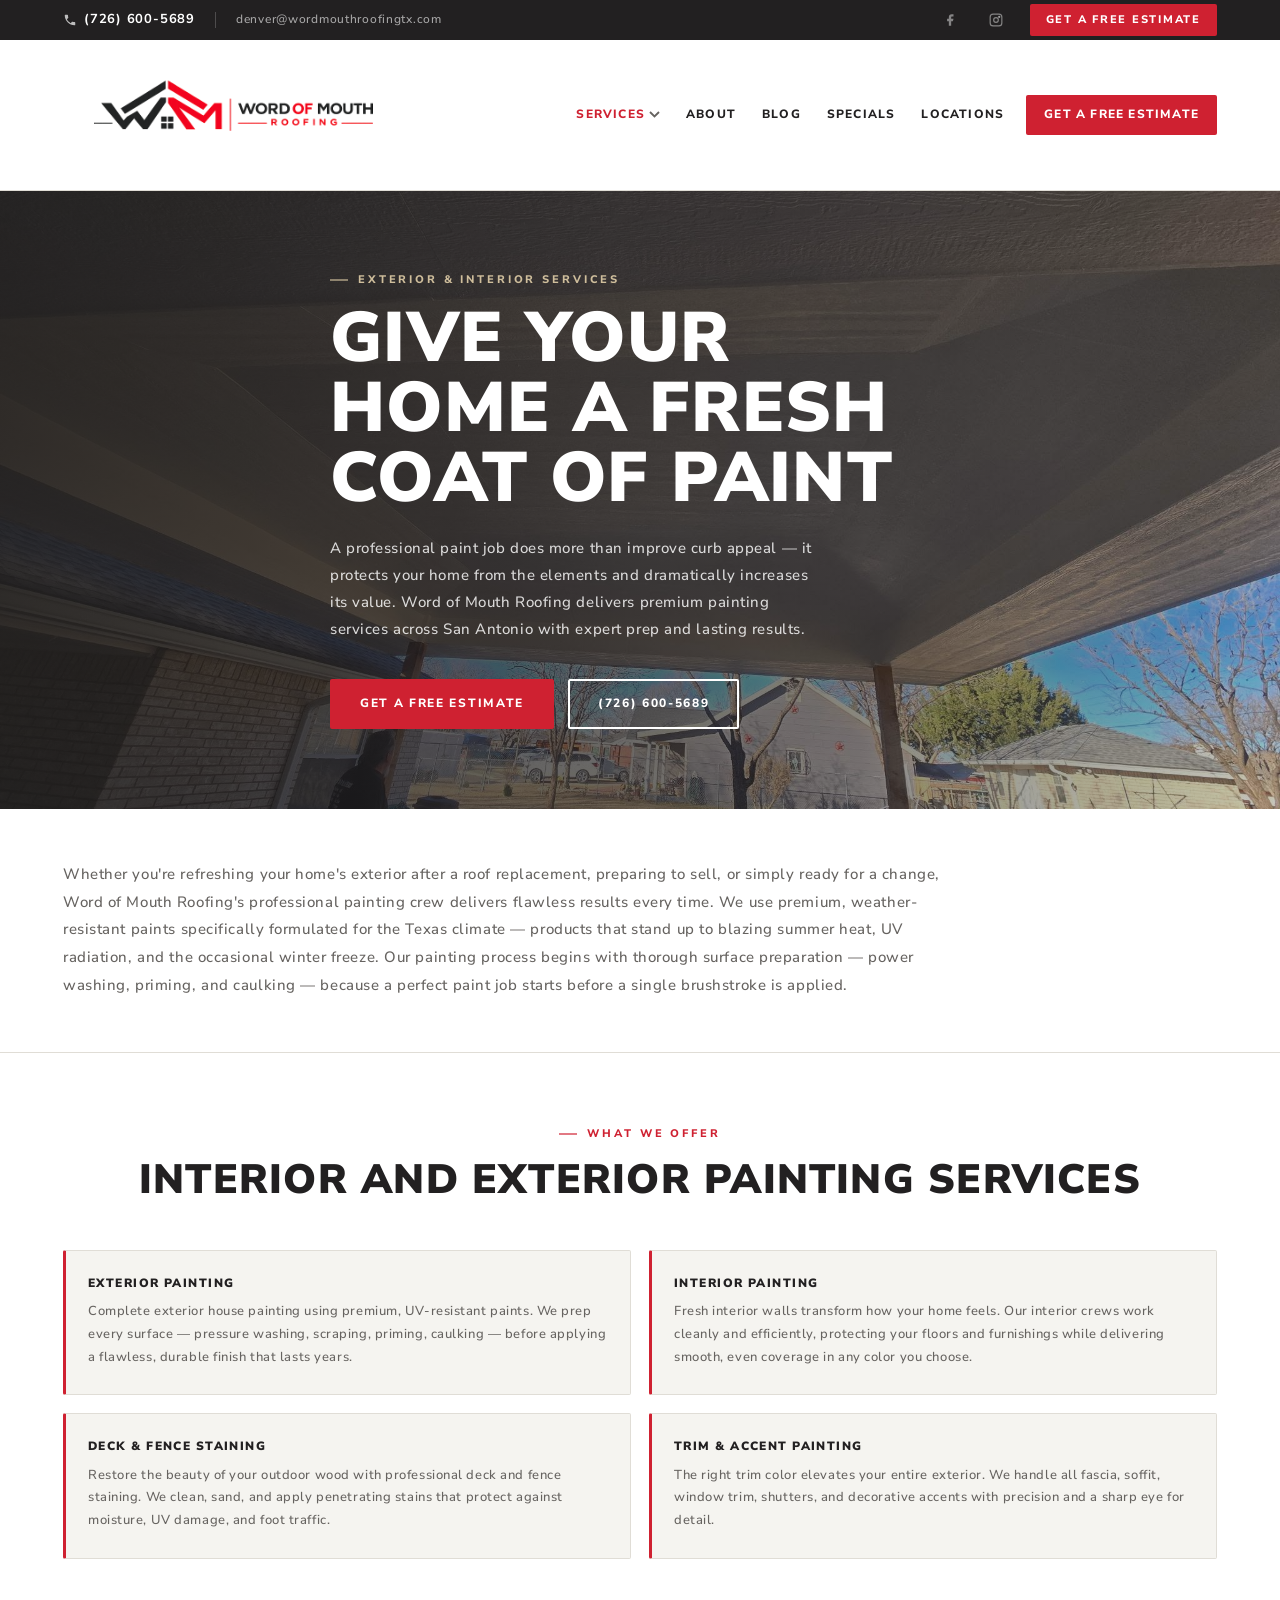
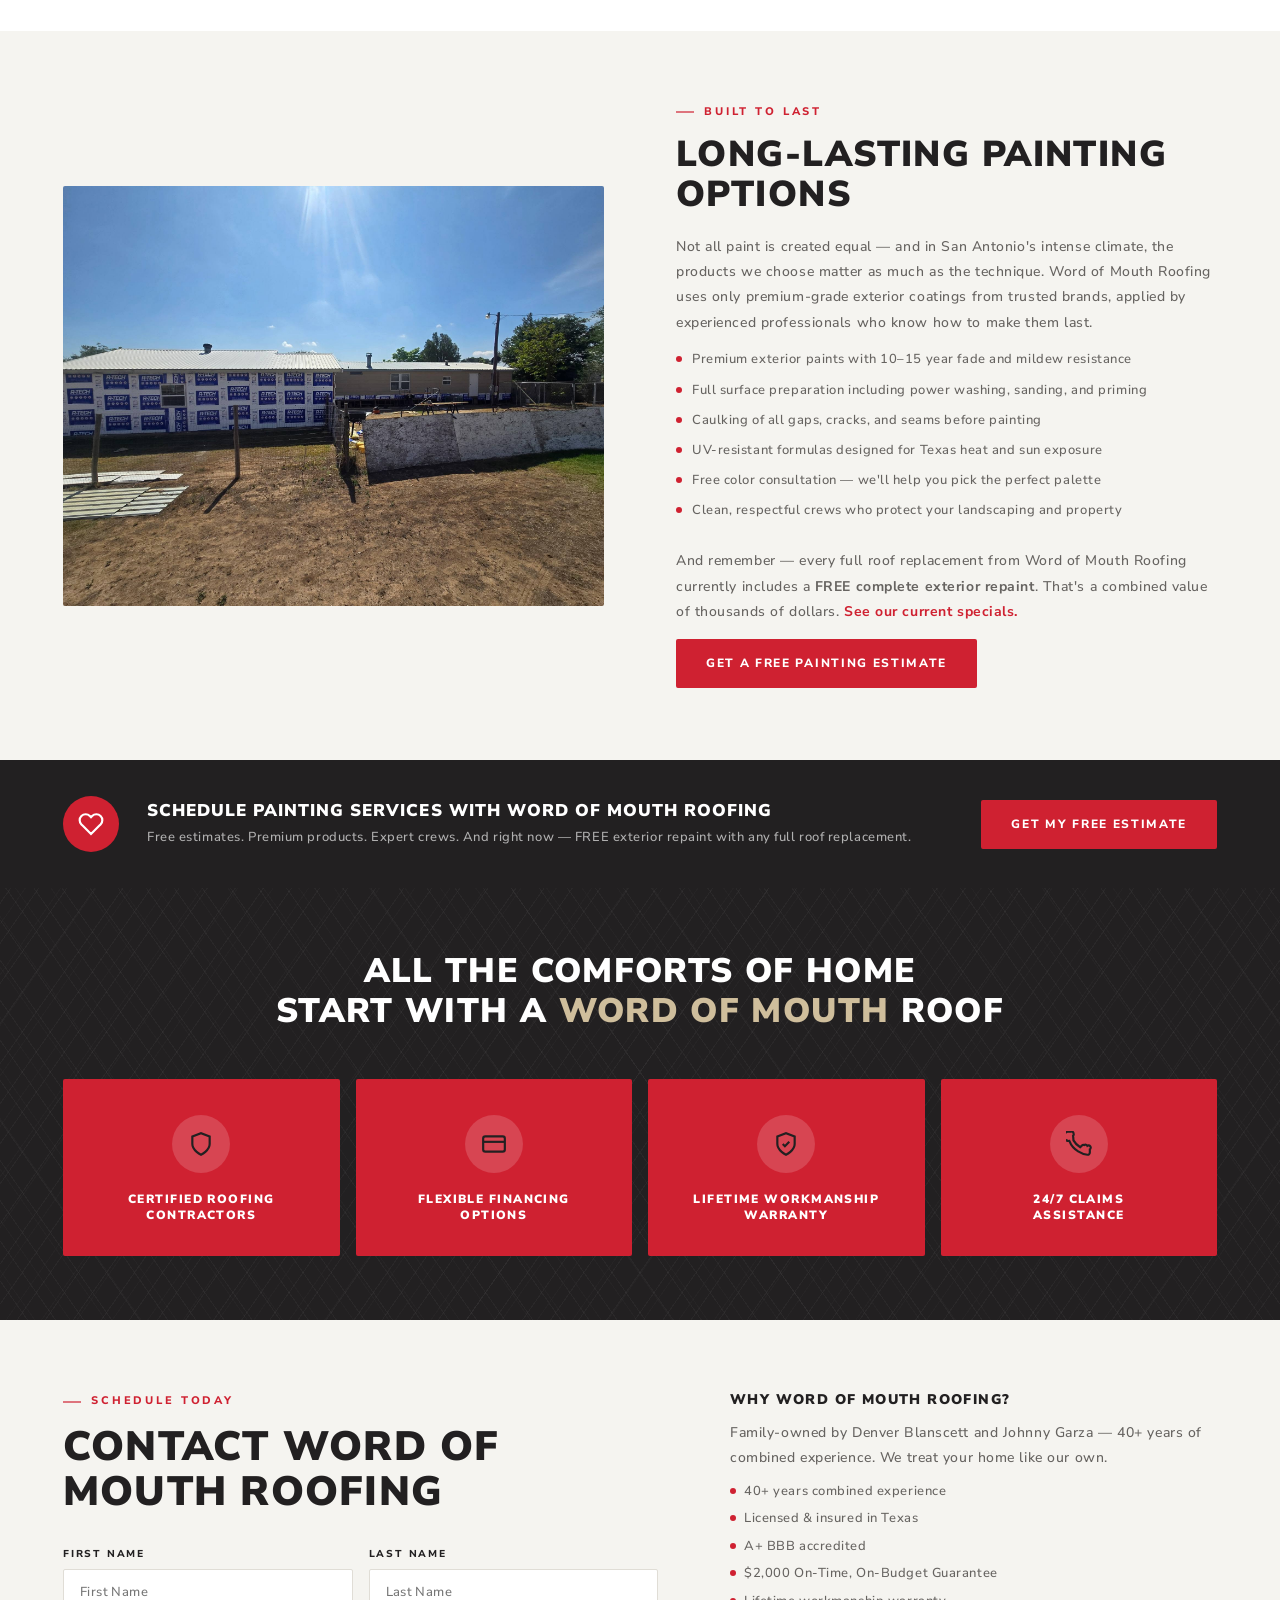
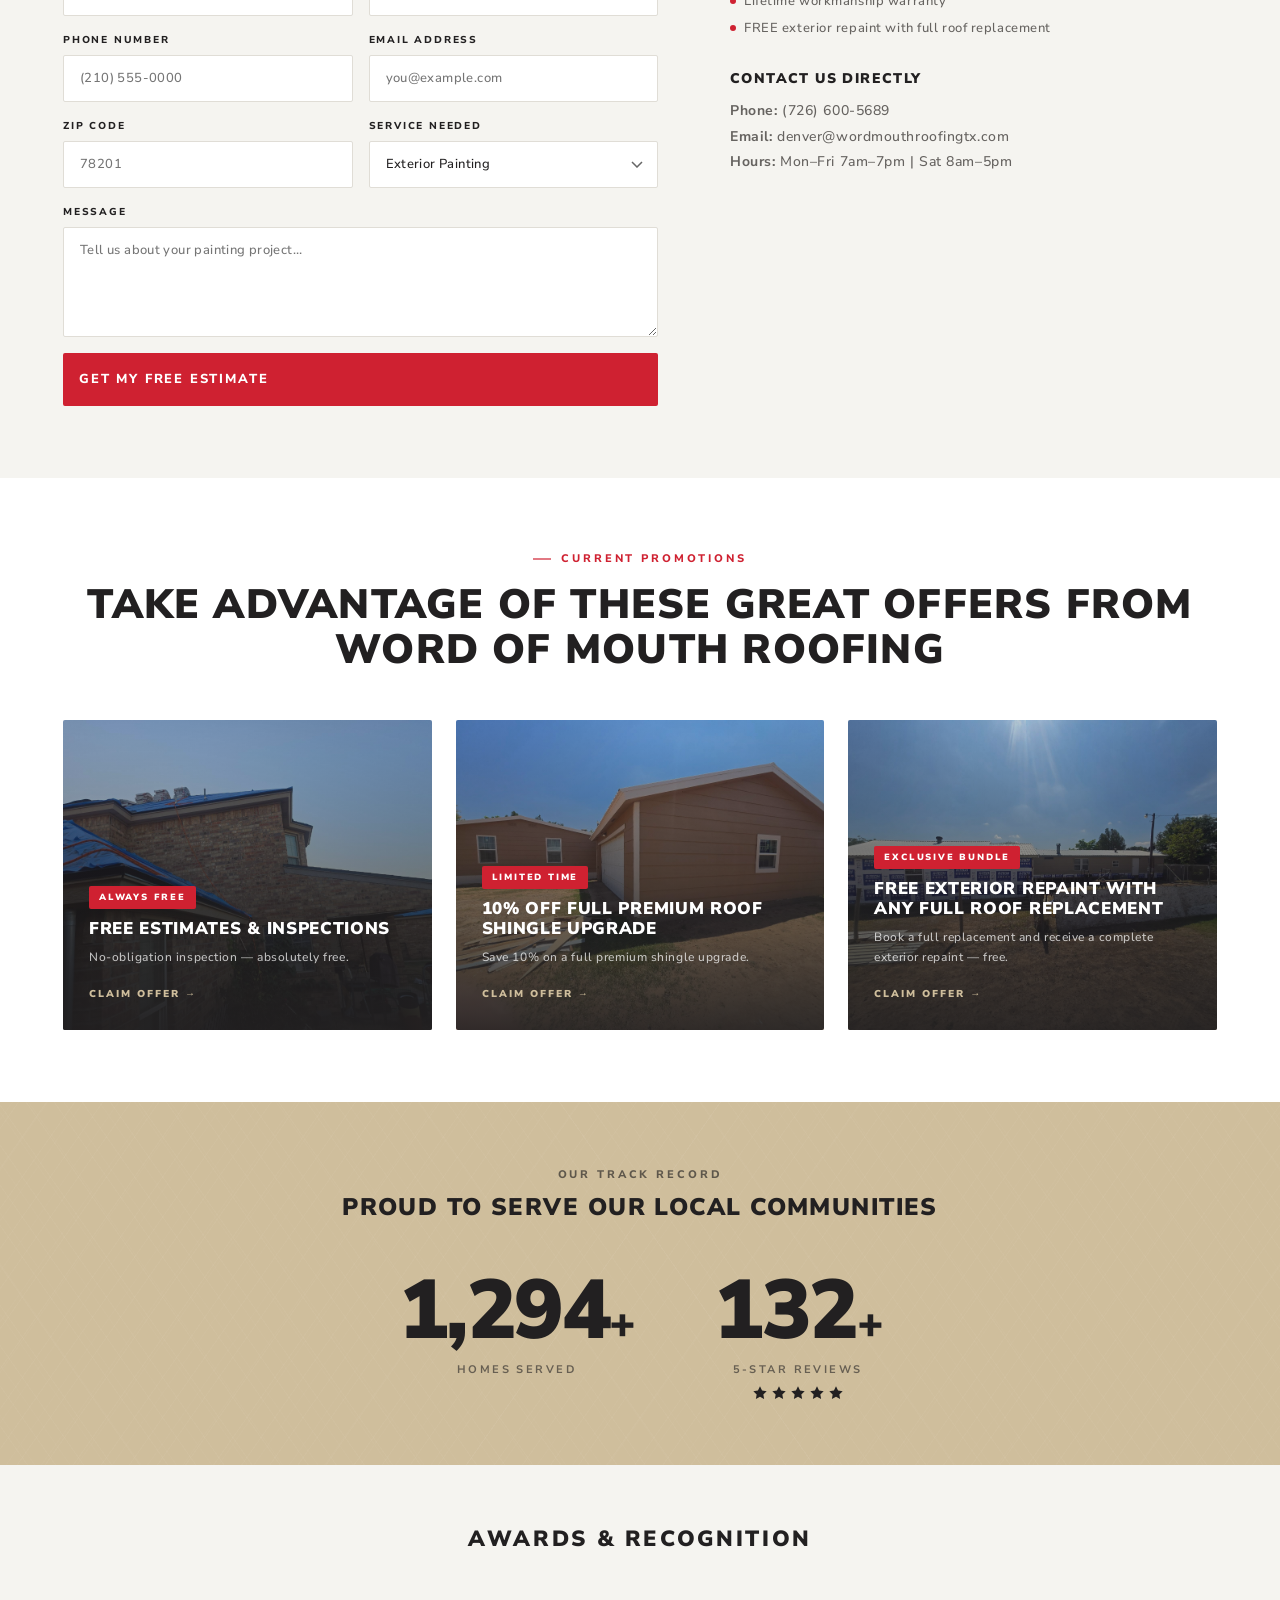
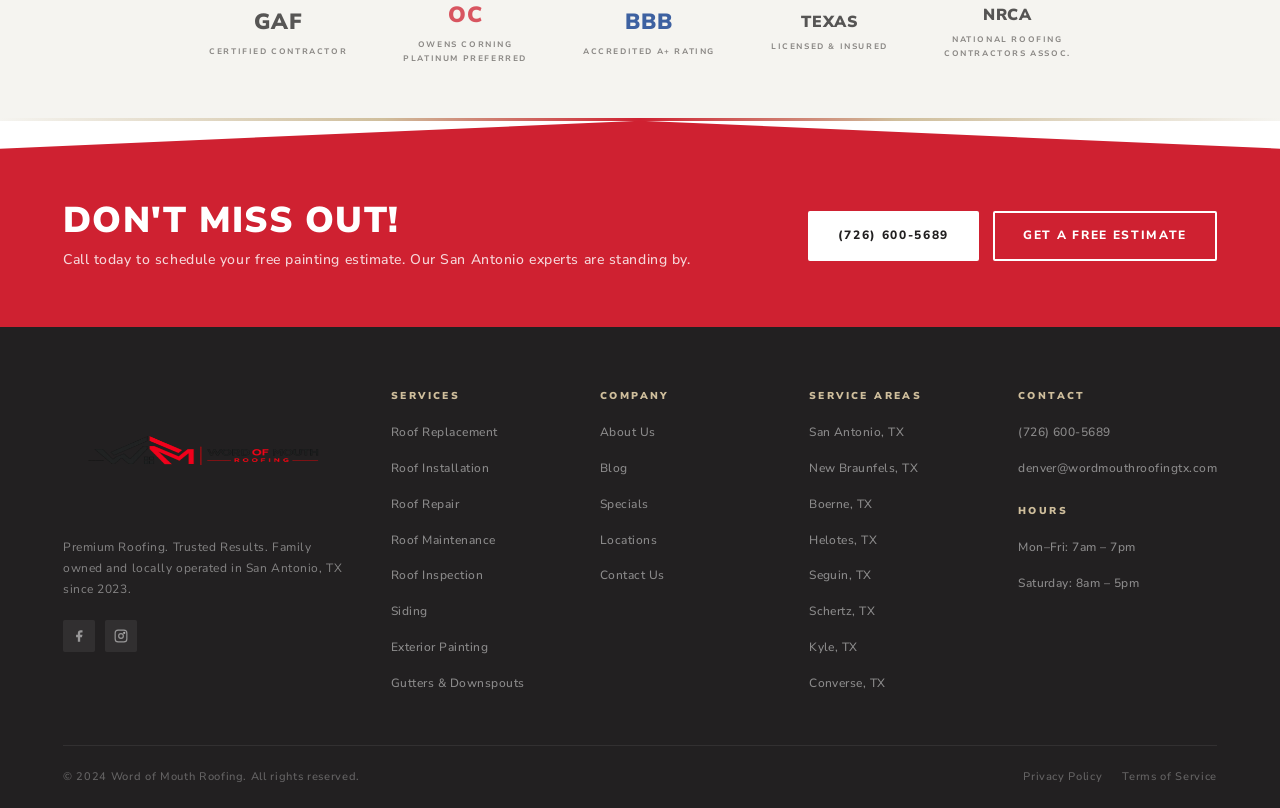
<file: services/painting.html>
﻿<!DOCTYPE html>
<html lang="en">
<head>
<meta charset="UTF-8">
<meta name="viewport" content="width=device-width, initial-scale=1.0">
<title>Exterior Painting San Antonio TX | Word of Mouth Roofing</title>
<meta name="description" content="Professional exterior and interior painting services in San Antonio TX from Word of Mouth Roofing. Premium paints, expert prep, lasting results. Free estimates.">
<link rel="stylesheet" href="../css/styles.css">
</head>
<body>

<header class="site-header" id="siteHeader">
  <div class="top-bar">
    <div class="container top-bar-inner">
      <div class="tb-left">
        <a href="tel:+17266005689" class="tb-phone"><svg width="14" height="14" viewBox="0 0 24 24" fill="currentColor"><path d="M6.62 10.79c1.44 2.83 3.76 5.14 6.59 6.59l2.2-2.2c.27-.27.67-.36 1.02-.24 1.12.37 2.33.57 3.57.57.55 0 1 .45 1 1V20c0 .55-.45 1-1 1-9.39 0-17-7.61-17-17 0-.55.45-1 1-1h3.5c.55 0 1 .45 1 1 0 1.25.2 2.45.57 3.57.11.35.03.74-.25 1.02l-2.2 2.2z"/></svg>(726) 600-5689</a>
        <div class="tb-divider"></div>
        <a href="mailto:denver@wordmouthroofingtx.com" class="tb-email">denver@wordmouthroofingtx.com</a>
      </div>
      <div class="tb-right">
        <div class="tb-socials"><a href="#" class="tb-soc"><svg width="14" height="14" viewBox="0 0 24 24" fill="currentColor"><path d="M18 2h-3a5 5 0 00-5 5v3H7v4h3v8h4v-8h3l1-4h-4V7a1 1 0 011-1h3z"/></svg></a><a href="#" class="tb-soc"><svg width="14" height="14" viewBox="0 0 24 24" fill="none" stroke="currentColor" stroke-width="2"><rect x="2" y="2" width="20" height="20" rx="5"/><circle cx="12" cy="12" r="4"/><circle cx="17.5" cy="6.5" r="1" fill="currentColor"/></svg></a></div>
        <a href="../contact.html" class="tb-cta">Get A Free Estimate</a>
      </div>
    </div>
  </div>
  <nav class="main-nav">
    <div class="container nav-inner">
      <a href="../index.html" class="nav-logo"><img src="../assets/logo-nav.png" alt="Word of Mouth Roofing"></a>
      <div class="nav-links">
        <div class="nav-dd">
          <span class="nav-link nav-dd-toggle active">Services <svg class="chevron" width="11" height="7" viewBox="0 0 11 7" fill="none"><path d="M1 1l4.5 4.5L10 1" stroke="currentColor" stroke-width="1.8"/></svg></span>
          <div class="nav-dd-menu"><a href="roof-replacement.html">Roof Replacement</a><a href="roof-installation.html">Roof Installation</a><a href="roof-repair.html">Roof Repair</a><a href="roof-maintenance.html">Roof Maintenance</a><a href="roof-inspection.html">Roof Inspection</a><a href="siding.html">Siding</a><a href="painting.html">Exterior Painting</a><a href="gutters-downspouts.html">Gutters &amp; Downspouts</a></div>
        </div>
        <a href="../about.html" class="nav-link">About</a><a href="../blog.html" class="nav-link">Blog</a><a href="../specials.html" class="nav-link">Specials</a><a href="../locations.html" class="nav-link">Locations</a>
        <a href="../contact.html" class="nav-link nav-cta-btn">Get A Free Estimate</a>
      </div>
      <button class="burger" id="burger"><span></span><span></span><span></span></button>
    </div>
    <div class="nav-progress" id="navProgress"></div>
  </nav>
</header>
<div class="mobile-menu" id="mobileMenu">
  <button class="mob-close" id="mobileClose">✕</button>
  <img src="../assets/logo-white.png" class="mob-logo" alt="Word of Mouth Roofing">
  <a href="../index.html" class="mob-link">Home</a>
  <a href="#" class="mob-link" id="mobServicesToggle">Services ▾</a>
  <div class="mob-sub" id="mobServicesSub"><a href="roof-replacement.html">Roof Replacement</a><a href="roof-installation.html">Roof Installation</a><a href="roof-repair.html">Roof Repair</a><a href="roof-maintenance.html">Roof Maintenance</a><a href="roof-inspection.html">Roof Inspection</a><a href="siding.html">Siding</a><a href="painting.html">Exterior Painting</a><a href="gutters-downspouts.html">Gutters &amp; Downspouts</a></div>
  <a href="../about.html" class="mob-link">About</a><a href="../blog.html" class="mob-link">Blog</a><a href="../specials.html" class="mob-link">Specials</a><a href="../locations.html" class="mob-link">Locations</a>
  <div class="mob-cta-wrap"><a href="../contact.html" class="mob-cta">Get A Free Estimate</a></div>
</div>

<section class="hero" style="background-image:url('../assets/roof-7.jpg')">
  <div class="container hero-inner">
    <div class="hero-content">
      <span class="eyebrow gold">Exterior &amp; Interior Services</span>
      <h1>Give Your Home A Fresh Coat Of Paint</h1>
      <p class="hero-body">A professional paint job does more than improve curb appeal — it protects your home from the elements and dramatically increases its value. Word of Mouth Roofing delivers premium painting services across San Antonio with expert prep and lasting results.</p>
      <div class="hero-btns">
        <a href="../contact.html" class="btn btn-red">Get A Free Estimate</a>
        <a href="tel:+17266005689" class="btn btn-outline-white">(726) 600-5689</a>
      </div>
    </div>
  </div>
</section>

<section class="page-intro">
  <div class="container">
    <p>Whether you're refreshing your home's exterior after a roof replacement, preparing to sell, or simply ready for a change, Word of Mouth Roofing's professional painting crew delivers flawless results every time. We use premium, weather-resistant paints specifically formulated for the Texas climate — products that stand up to blazing summer heat, UV radiation, and the occasional winter freeze. Our painting process begins with thorough surface preparation — power washing, priming, and caulking — because a perfect paint job starts before a single brushstroke is applied.</p>
  </div>
</section>

<section class="int-svc-sec bg-white">
  <div class="container">
    <span class="eyebrow" style="text-align:center;display:block">What We Offer</span>
    <h2 class="sec-h2 center">Interior And Exterior Painting Services</h2>
    <div class="int-svc-grid" style="grid-template-columns:1fr 1fr">
      <div class="int-svc-card" data-reveal><h3>Exterior Painting</h3><p>Complete exterior house painting using premium, UV-resistant paints. We prep every surface — pressure washing, scraping, priming, caulking — before applying a flawless, durable finish that lasts years.</p></div>
      <div class="int-svc-card" data-reveal data-delay="1"><h3>Interior Painting</h3><p>Fresh interior walls transform how your home feels. Our interior crews work cleanly and efficiently, protecting your floors and furnishings while delivering smooth, even coverage in any color you choose.</p></div>
      <div class="int-svc-card" data-reveal data-delay="2"><h3>Deck &amp; Fence Staining</h3><p>Restore the beauty of your outdoor wood with professional deck and fence staining. We clean, sand, and apply penetrating stains that protect against moisture, UV damage, and foot traffic.</p></div>
      <div class="int-svc-card" data-reveal data-delay="3"><h3>Trim &amp; Accent Painting</h3><p>The right trim color elevates your entire exterior. We handle all fascia, soffit, window trim, shutters, and decorative accents with precision and a sharp eye for detail.</p></div>
    </div>
  </div>
</section>

<section class="split-sec bg-light">
  <div class="container">
    <div class="split-inner">
      <div class="split-photo" data-reveal><img src="../assets/roof-8.jpg" alt="Exterior painting San Antonio TX"></div>
      <div class="split-text" data-reveal>
        <span class="eyebrow">Built To Last</span>
        <h2>Long-Lasting Painting Options</h2>
        <p>Not all paint is created equal — and in San Antonio's intense climate, the products we choose matter as much as the technique. Word of Mouth Roofing uses only premium-grade exterior coatings from trusted brands, applied by experienced professionals who know how to make them last.</p>
        <ul class="check-list">
          <li>Premium exterior paints with 10–15 year fade and mildew resistance</li>
          <li>Full surface preparation including power washing, sanding, and priming</li>
          <li>Caulking of all gaps, cracks, and seams before painting</li>
          <li>UV-resistant formulas designed for Texas heat and sun exposure</li>
          <li>Free color consultation — we'll help you pick the perfect palette</li>
          <li>Clean, respectful crews who protect your landscaping and property</li>
        </ul>
        <p>And remember — every full roof replacement from Word of Mouth Roofing currently includes a <strong>FREE complete exterior repaint</strong>. That's a combined value of thousands of dollars. <a href="../specials.html" style="color:var(--red);font-weight:700">See our current specials.</a></p>
        <a href="../contact.html" class="btn btn-red">Get A Free Painting Estimate</a>
      </div>
    </div>
  </div>
</section>

<div class="callout-bar">
  <div class="container">
    <div class="callout-inner">
      <div class="callout-icon"><svg width="26" height="26" viewBox="0 0 24 24" fill="none" stroke="white" stroke-width="2"><path d="M20.84 4.61a5.5 5.5 0 00-7.78 0L12 5.67l-1.06-1.06a5.5 5.5 0 00-7.78 7.78l1.06 1.06L12 21.23l7.78-7.78 1.06-1.06a5.5 5.5 0 000-7.78z"/></svg></div>
      <div class="callout-text">
        <h3>Schedule Painting Services With Word Of Mouth Roofing</h3>
        <p>Free estimates. Premium products. Expert crews. And right now — FREE exterior repaint with any full roof replacement.</p>
      </div>
      <a href="../contact.html" class="btn btn-red callout-btn">Get My Free Estimate</a>
    </div>
  </div>
</div>

<section class="comforts-sec"><div class="container"><p class="comforts-hed">All The Comforts Of Home<br>Start With A <span>Word Of Mouth</span> Roof</p><div class="comforts-grid"><div class="comfort-card" data-reveal><div class="comfort-icon"><svg width="26" height="26" viewBox="0 0 24 24" fill="none" stroke="currentColor" stroke-width="2"><path d="M12 22s8-4 8-10V5l-8-3-8 3v7c0 6 8 10 8 10z"/></svg></div><h3>Certified Roofing<br>Contractors</h3></div><div class="comfort-card" data-reveal data-delay="1"><div class="comfort-icon"><svg width="26" height="26" viewBox="0 0 24 24" fill="none" stroke="currentColor" stroke-width="2"><rect x="2" y="5" width="20" height="14" rx="2"/><path d="M2 10h20"/></svg></div><h3>Flexible Financing<br>Options</h3></div><div class="comfort-card" data-reveal data-delay="2"><div class="comfort-icon"><svg width="26" height="26" viewBox="0 0 24 24" fill="none" stroke="currentColor" stroke-width="2"><path d="M12 22s8-4 8-10V5l-8-3-8 3v7c0 6 8 10 8 10z"/><polyline points="9 12 11 14 15 10"/></svg></div><h3>Lifetime Workmanship<br>Warranty</h3></div><div class="comfort-card" data-reveal data-delay="3"><div class="comfort-icon"><svg width="26" height="26" viewBox="0 0 24 24" fill="none" stroke="currentColor" stroke-width="2"><path d="M22 16.92v3a2 2 0 01-2.18 2 19.79 19.79 0 01-8.63-3.07A19.5 19.5 0 013.07 9.18 2 2 0 012 .5h3a2 2 0 012 1.72 2 2 0 01-.45 2.11L6.91 8.65a16 16 0 006.29 6.29l1.52-1.52a2 2 0 012.11-.45 2 2 0 012.81.7A2 2 0 0122 16.92z"/></svg></div><h3>24/7 Claims<br>Assistance</h3></div></div></div></section>

<section class="contact-sec"><div class="container"><div class="contact-inner"><div><span class="eyebrow">Schedule Today</span><h2 class="sec-h2">Contact Word Of Mouth Roofing</h2><form class="contact-form" id="contactForm" novalidate><div class="form-row"><div class="form-group"><label>First Name</label><input type="text" name="fname" placeholder="First Name" required></div><div class="form-group"><label>Last Name</label><input type="text" name="lname" placeholder="Last Name" required></div></div><div class="form-row"><div class="form-group"><label>Phone Number</label><input type="tel" name="phone" placeholder="(210) 555-0000" required></div><div class="form-group"><label>Email Address</label><input type="email" name="email" placeholder="you@example.com" required></div></div><div class="form-row"><div class="form-group"><label>ZIP Code</label><input type="text" name="zip" placeholder="78201"></div><div class="form-group"><label>Service Needed</label><select name="service"><option value="Exterior Painting" selected>Exterior Painting</option><option>Roof Replacement</option><option>Roof Repair</option><option>Siding</option><option>Gutters &amp; Downspouts</option><option>Other</option></select></div></div><div class="form-group"><label>Message</label><textarea name="message" placeholder="Tell us about your painting project…"></textarea></div><button type="submit" class="btn btn-red form-submit">Get My Free Estimate</button></form></div><div class="contact-info-col" data-reveal><h3>Why Word Of Mouth Roofing?</h3><p>Family-owned by Denver Blanscett and Johnny Garza — 40+ years of combined experience. We treat your home like our own.</p><ul><li>40+ years combined experience</li><li>Licensed &amp; insured in Texas</li><li>A+ BBB accredited</li><li>$2,000 On-Time, On-Budget Guarantee</li><li>Lifetime workmanship warranty</li><li>FREE exterior repaint with full roof replacement</li></ul><h3>Contact Us Directly</h3><p><strong>Phone:</strong> <a href="tel:+17266005689">(726) 600-5689</a><br><strong>Email:</strong> <a href="mailto:denver@wordmouthroofingtx.com">denver@wordmouthroofingtx.com</a><br><strong>Hours:</strong> Mon–Fri 7am–7pm | Sat 8am–5pm</p></div></div></div></section>

<section class="offers-sec"><div class="container"><span class="eyebrow" style="text-align:center;display:block">Current Promotions</span><h2 class="sec-h2 center">Take Advantage Of These Great Offers From Word Of Mouth Roofing</h2><div class="offers-grid" style="margin-top:48px"><a href="../contact.html" class="offer-card"><img src="../assets/roof-1.jpg" alt="Free Estimates"><div class="offer-body"><span class="offer-tag">Always Free</span><h3>Free Estimates &amp; Inspections</h3><p>No-obligation inspection — absolutely free.</p><span class="offer-link">Claim Offer →</span></div></a><a href="../specials.html" class="offer-card"><img src="../assets/roof-5.jpg" alt="10% Off"><div class="offer-body"><span class="offer-tag">Limited Time</span><h3>10% OFF Full Premium Roof Shingle Upgrade</h3><p>Save 10% on a full premium shingle upgrade.</p><span class="offer-link">Claim Offer →</span></div></a><a href="../specials.html" class="offer-card"><img src="../assets/roof-8.jpg" alt="Free Repaint"><div class="offer-body"><span class="offer-tag">Exclusive Bundle</span><h3>FREE Exterior Repaint With Any Full Roof Replacement</h3><p>Book a full replacement and receive a complete exterior repaint — free.</p><span class="offer-link">Claim Offer →</span></div></a></div></div></section>

<section class="stats-bar"><div class="container"><span class="stats-eyebrow">Our Track Record</span><p class="stats-hed">Proud To Serve Our Local Communities</p><div class="stats-nums"><div class="stat-item"><span class="stat-num"><span class="count" data-target="2400">0</span><span class="stat-suffix">+</span></span><span class="stat-label">Homes Served</span></div><div class="stat-item"><span class="stat-num"><span class="count" data-target="247">0</span><span class="stat-suffix">+</span></span><span class="stat-label">5-Star Reviews</span><div class="stat-stars"><svg width="16" height="16" viewBox="0 0 24 24" fill="currentColor"><path d="M12 2l3.09 6.26L22 9.27l-5 4.87 1.18 6.88L12 17.77l-6.18 3.25L7 14.14 2 9.27l6.91-1.01L12 2z"/></svg><svg width="16" height="16" viewBox="0 0 24 24" fill="currentColor"><path d="M12 2l3.09 6.26L22 9.27l-5 4.87 1.18 6.88L12 17.77l-6.18 3.25L7 14.14 2 9.27l6.91-1.01L12 2z"/></svg><svg width="16" height="16" viewBox="0 0 24 24" fill="currentColor"><path d="M12 2l3.09 6.26L22 9.27l-5 4.87 1.18 6.88L12 17.77l-6.18 3.25L7 14.14 2 9.27l6.91-1.01L12 2z"/></svg><svg width="16" height="16" viewBox="0 0 24 24" fill="currentColor"><path d="M12 2l3.09 6.26L22 9.27l-5 4.87 1.18 6.88L12 17.77l-6.18 3.25L7 14.14 2 9.27l6.91-1.01L12 2z"/></svg><svg width="16" height="16" viewBox="0 0 24 24" fill="currentColor"><path d="M12 2l3.09 6.26L22 9.27l-5 4.87 1.18 6.88L12 17.77l-6.18 3.25L7 14.14 2 9.27l6.91-1.01L12 2z"/></svg></div></div></div></div></section>
<section class="awards-sec"><div class="container"><p class="awards-hed">Awards &amp; Recognition</p><div class="awards-logos"><div class="award-logo-item"><strong>GAF</strong><span>Certified Contractor</span></div><div class="award-logo-item"><strong style="color:var(--red)">OC</strong><span>Owens Corning<br>Platinum Preferred</span></div><div class="award-logo-item"><strong style="color:#003087">BBB</strong><span>Accredited A+ Rating</span></div><div class="award-logo-item"><strong style="font-size:16px">TEXAS</strong><span>Licensed &amp; Insured</span></div><div class="award-logo-item"><strong style="font-size:16px">NRCA</strong><span>National Roofing<br>Contractors Assoc.</span></div></div></div></section>
<section class="cta-banner"><div class="container"><div class="cta-banner-inner"><div><h2>Don't Miss Out!</h2><p>Call today to schedule your free painting estimate. Our San Antonio experts are standing by.</p></div><div class="cta-banner-btns"><a href="tel:+17266005689" class="btn btn-white">(726) 600-5689</a><a href="../contact.html" class="btn btn-outline-white">Get A Free Estimate</a></div></div></div></section>
<footer class="site-footer"><div class="container"><div class="footer-grid"><div class="footer-brand"><img src="../assets/logo-nav.png" class="footer-logo" alt="Word of Mouth Roofing"><p class="footer-tagline">Premium Roofing. Trusted Results. Family owned and locally operated in San Antonio, TX since 2023.</p><div class="footer-socials"><a href="#" class="footer-soc"><svg width="14" height="14" viewBox="0 0 24 24" fill="currentColor"><path d="M18 2h-3a5 5 0 00-5 5v3H7v4h3v8h4v-8h3l1-4h-4V7a1 1 0 011-1h3z"/></svg></a><a href="#" class="footer-soc"><svg width="14" height="14" viewBox="0 0 24 24" fill="none" stroke="currentColor" stroke-width="2"><rect x="2" y="2" width="20" height="20" rx="5"/><circle cx="12" cy="12" r="4"/><circle cx="17.5" cy="6.5" r="1" fill="currentColor"/></svg></a></div></div><div class="footer-col"><h4>Services</h4><ul><li><a href="roof-replacement.html">Roof Replacement</a></li><li><a href="roof-installation.html">Roof Installation</a></li><li><a href="roof-repair.html">Roof Repair</a></li><li><a href="roof-maintenance.html">Roof Maintenance</a></li><li><a href="roof-inspection.html">Roof Inspection</a></li><li><a href="siding.html">Siding</a></li><li><a href="painting.html">Exterior Painting</a></li><li><a href="gutters-downspouts.html">Gutters &amp; Downspouts</a></li></ul></div><div class="footer-col"><h4>Company</h4><ul><li><a href="../about.html">About Us</a></li><li><a href="../blog.html">Blog</a></li><li><a href="../specials.html">Specials</a></li><li><a href="../locations.html">Locations</a></li><li><a href="../contact.html">Contact Us</a></li></ul></div><div class="footer-col"><h4>Service Areas</h4><ul><li><a href="../locations.html">San Antonio, TX</a></li><li><a href="../locations.html">New Braunfels, TX</a></li><li><a href="../locations.html">Boerne, TX</a></li><li><a href="../locations.html">Helotes, TX</a></li><li><a href="../locations.html">Seguin, TX</a></li><li><a href="../locations.html">Schertz, TX</a></li><li><a href="../locations.html">Kyle, TX</a></li><li><a href="../locations.html">Converse, TX</a></li></ul></div><div class="footer-col"><h4>Contact</h4><ul><li><a href="tel:+17266005689">(726) 600-5689</a></li><li><a href="mailto:denver@wordmouthroofingtx.com">denver@wordmouthroofingtx.com</a></li></ul><h4 style="margin-top:24px">Hours</h4><ul><li><a href="#">Mon–Fri: 7am – 7pm</a></li><li><a href="#">Saturday: 8am – 5pm</a></li></ul></div></div><div class="footer-bottom"><p class="footer-copy">&copy; 2024 Word of Mouth Roofing. All rights reserved.</p><div class="footer-legal"><a href="#">Privacy Policy</a><a href="#">Terms of Service</a></div></div></div></footer>
<script src="../js/main.js"></script>
</body>
</html>
</file>
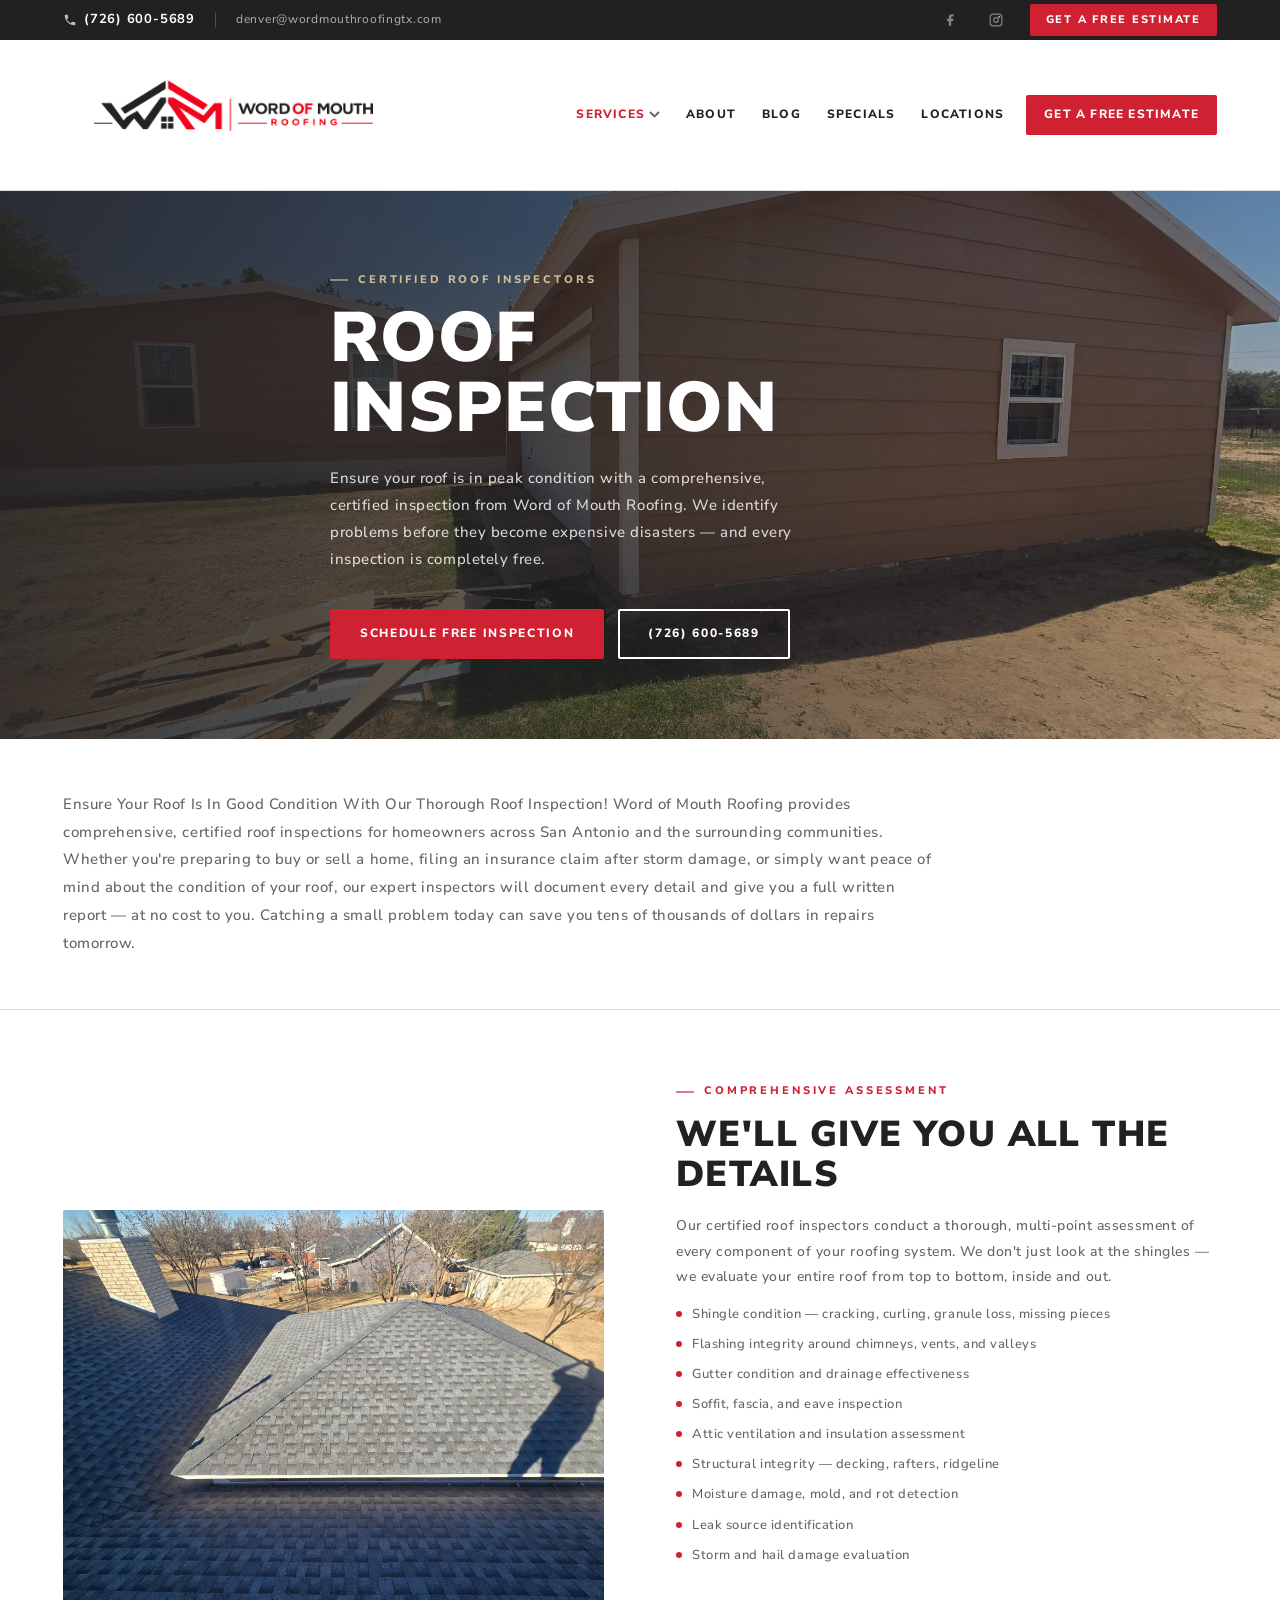
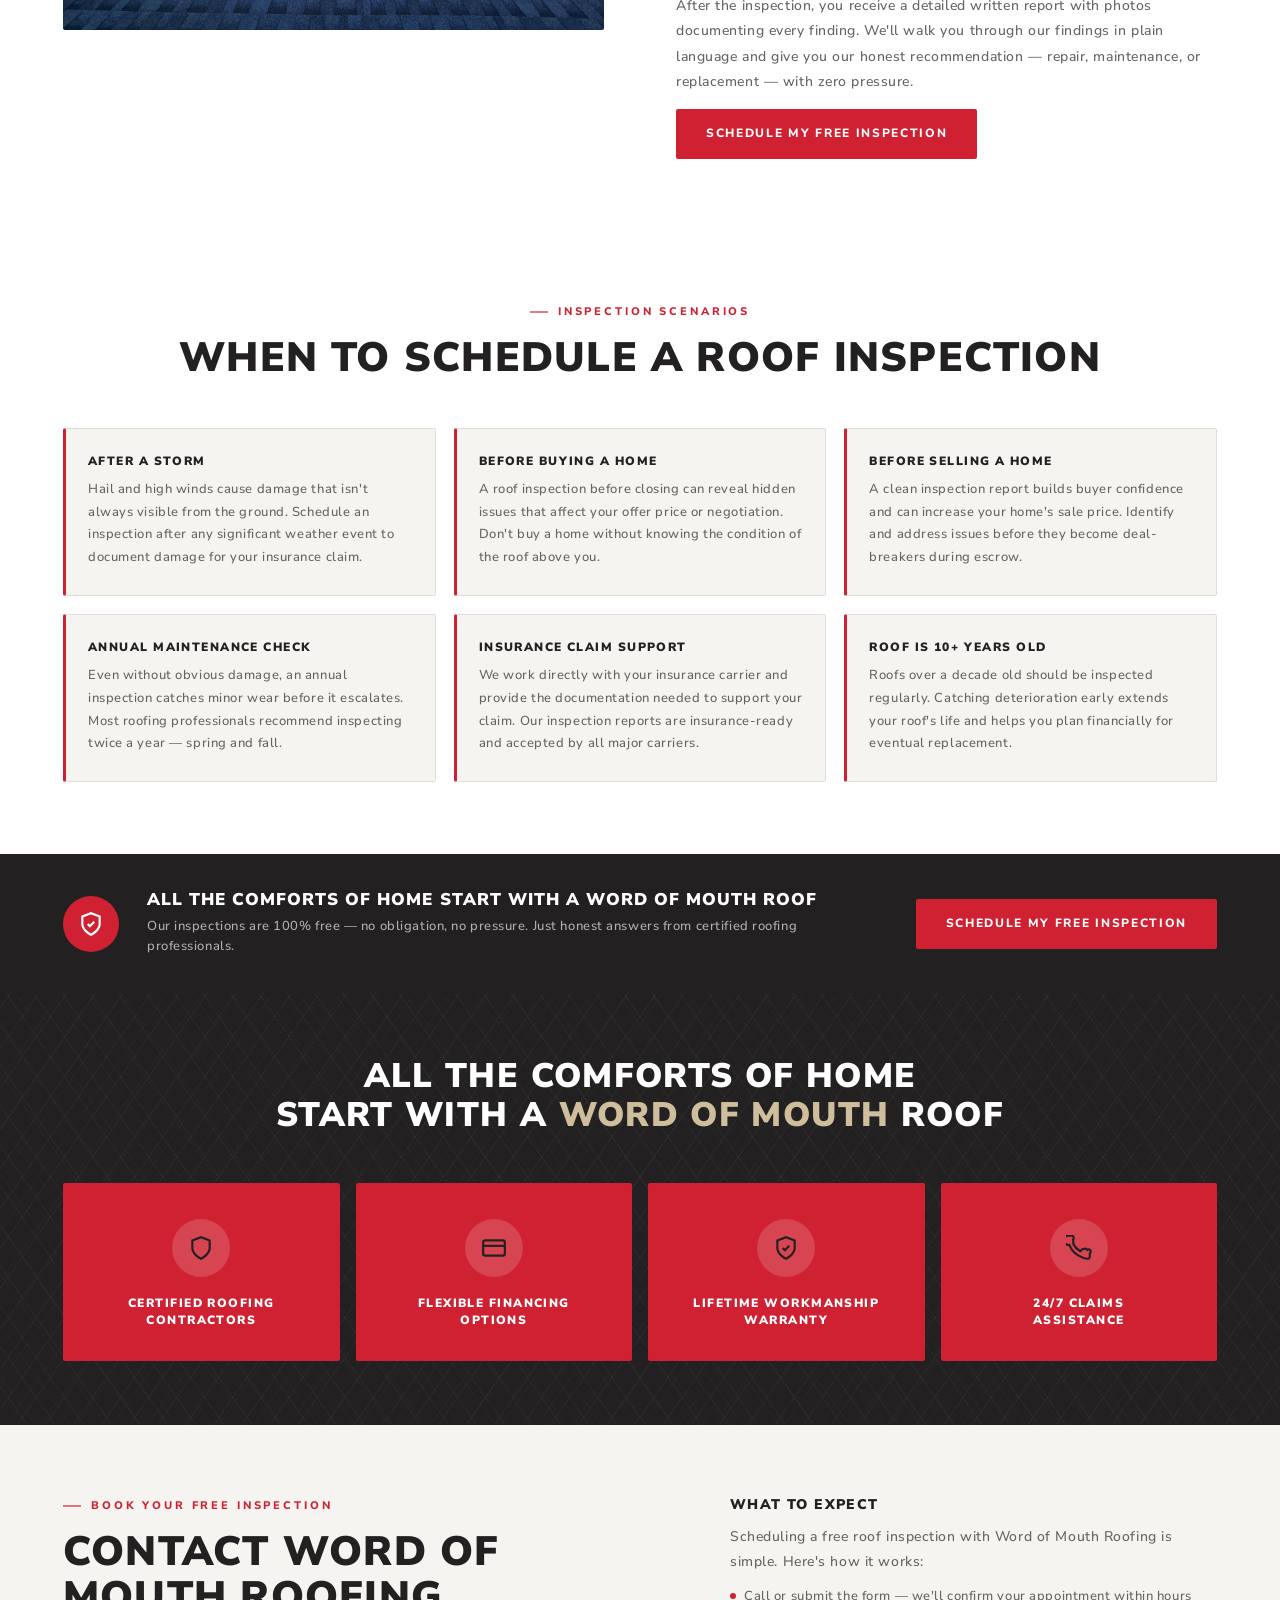
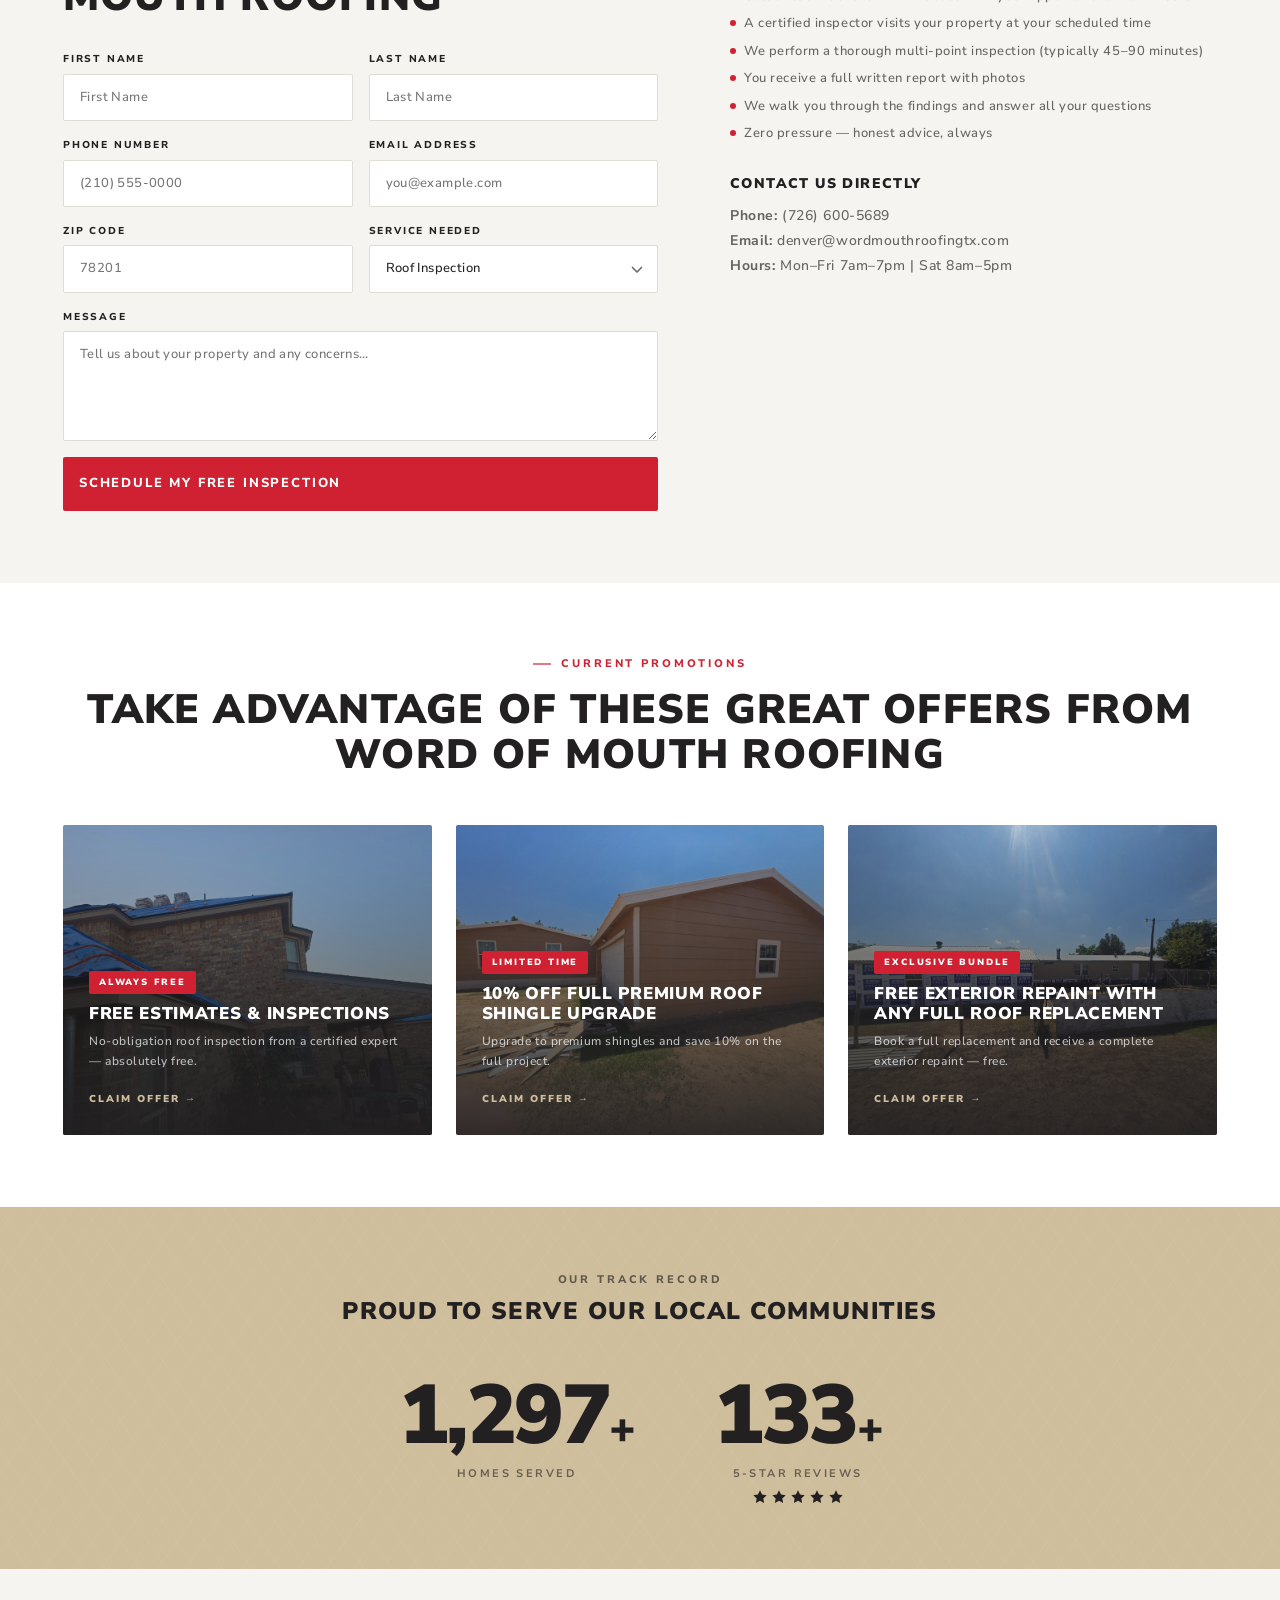
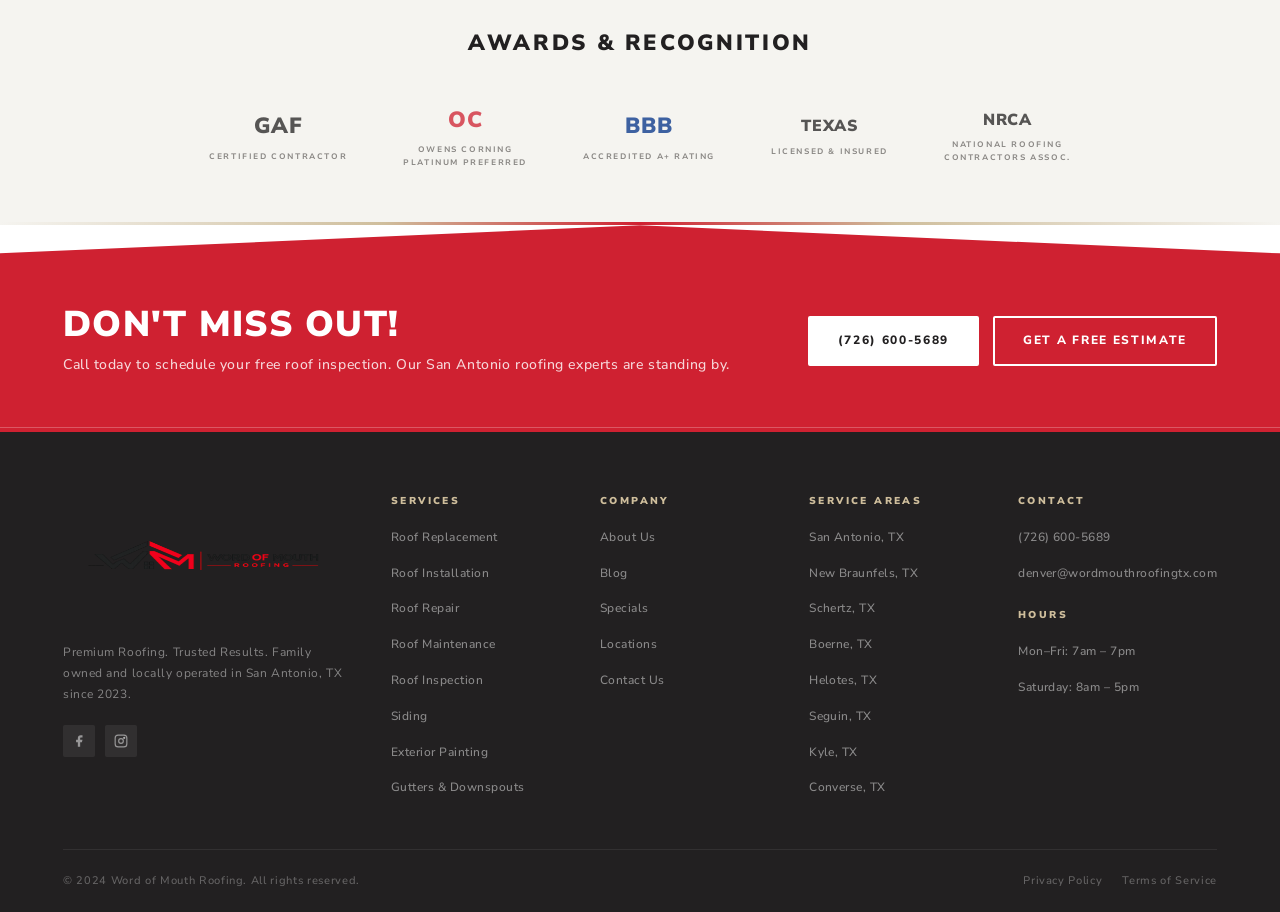
<file: services/roof-inspection.html>
﻿<!DOCTYPE html>
<html lang="en">
<head>
<meta charset="UTF-8">
<meta name="viewport" content="width=device-width, initial-scale=1.0">
<title>Roof Inspection San Antonio TX | Word of Mouth Roofing</title>
<meta name="description" content="Get a certified roof inspection in San Antonio from Word of Mouth Roofing. We identify issues before they become expensive problems. Free inspections available.">
<link rel="stylesheet" href="../css/styles.css">
</head>
<body>

<header class="site-header" id="siteHeader">
  <div class="top-bar">
    <div class="container top-bar-inner">
      <div class="tb-left">
        <a href="tel:+17266005689" class="tb-phone">
          <svg width="14" height="14" viewBox="0 0 24 24" fill="currentColor"><path d="M6.62 10.79c1.44 2.83 3.76 5.14 6.59 6.59l2.2-2.2c.27-.27.67-.36 1.02-.24 1.12.37 2.33.57 3.57.57.55 0 1 .45 1 1V20c0 .55-.45 1-1 1-9.39 0-17-7.61-17-17 0-.55.45-1 1-1h3.5c.55 0 1 .45 1 1 0 1.25.2 2.45.57 3.57.11.35.03.74-.25 1.02l-2.2 2.2z"/></svg>
          (726) 600-5689
        </a>
        <div class="tb-divider"></div>
        <a href="mailto:denver@wordmouthroofingtx.com" class="tb-email">denver@wordmouthroofingtx.com</a>
      </div>
      <div class="tb-right">
        <div class="tb-socials">
          <a href="#" class="tb-soc"><svg width="14" height="14" viewBox="0 0 24 24" fill="currentColor"><path d="M18 2h-3a5 5 0 00-5 5v3H7v4h3v8h4v-8h3l1-4h-4V7a1 1 0 011-1h3z"/></svg></a>
          <a href="#" class="tb-soc"><svg width="14" height="14" viewBox="0 0 24 24" fill="none" stroke="currentColor" stroke-width="2"><rect x="2" y="2" width="20" height="20" rx="5"/><circle cx="12" cy="12" r="4"/><circle cx="17.5" cy="6.5" r="1" fill="currentColor"/></svg></a>
        </div>
        <a href="../contact.html" class="tb-cta">Get A Free Estimate</a>
      </div>
    </div>
  </div>
  <nav class="main-nav">
    <div class="container nav-inner">
      <a href="../index.html" class="nav-logo"><img src="../assets/logo-nav.png" alt="Word of Mouth Roofing"></a>
      <div class="nav-links">
        <div class="nav-dd">
          <span class="nav-link nav-dd-toggle active">Services <svg class="chevron" width="11" height="7" viewBox="0 0 11 7" fill="none"><path d="M1 1l4.5 4.5L10 1" stroke="currentColor" stroke-width="1.8"/></svg></span>
          <div class="nav-dd-menu">
            <a href="roof-replacement.html">Roof Replacement</a>
            <a href="roof-installation.html">Roof Installation</a>
            <a href="roof-repair.html">Roof Repair</a>
            <a href="roof-maintenance.html">Roof Maintenance</a>
            <a href="roof-inspection.html">Roof Inspection</a>
            <a href="siding.html">Siding</a>
            <a href="painting.html">Exterior Painting</a>
            <a href="gutters-downspouts.html">Gutters &amp; Downspouts</a>
          </div>
        </div>
        <a href="../about.html" class="nav-link">About</a>
        <a href="../blog.html" class="nav-link">Blog</a>
        <a href="../specials.html" class="nav-link">Specials</a>
        <a href="../locations.html" class="nav-link">Locations</a>
        <a href="../contact.html" class="nav-link nav-cta-btn">Get A Free Estimate</a>
      </div>
      <button class="burger" id="burger" aria-label="Open menu"><span></span><span></span><span></span></button>
    </div>
    <div class="nav-progress" id="navProgress"></div>
  </nav>
</header>

<div class="mobile-menu" id="mobileMenu">
  <button class="mob-close" id="mobileClose">✕</button>
  <img src="../assets/logo-white.png" class="mob-logo" alt="Word of Mouth Roofing">
  <a href="../index.html" class="mob-link">Home</a>
  <a href="#" class="mob-link" id="mobServicesToggle">Services ▾</a>
  <div class="mob-sub" id="mobServicesSub">
    <a href="roof-replacement.html">Roof Replacement</a>
    <a href="roof-installation.html">Roof Installation</a>
    <a href="roof-repair.html">Roof Repair</a>
    <a href="roof-maintenance.html">Roof Maintenance</a>
    <a href="roof-inspection.html">Roof Inspection</a>
    <a href="siding.html">Siding</a>
    <a href="painting.html">Exterior Painting</a>
    <a href="gutters-downspouts.html">Gutters &amp; Downspouts</a>
  </div>
  <a href="../about.html" class="mob-link">About</a>
  <a href="../blog.html" class="mob-link">Blog</a>
  <a href="../specials.html" class="mob-link">Specials</a>
  <a href="../locations.html" class="mob-link">Locations</a>
  <div class="mob-cta-wrap"><a href="../contact.html" class="mob-cta">Get A Free Estimate</a></div>
</div>

<!-- HERO -->
<section class="hero" style="background-image:url('../assets/roof-5.jpg')">
  <div class="container hero-inner">
    <div class="hero-content">
      <span class="eyebrow gold">Certified Roof Inspectors</span>
      <h1>Roof Inspection</h1>
      <p class="hero-body">Ensure your roof is in peak condition with a comprehensive, certified inspection from Word of Mouth Roofing. We identify problems before they become expensive disasters — and every inspection is completely free.</p>
      <div class="hero-btns">
        <a href="../contact.html" class="btn btn-red">Schedule Free Inspection</a>
        <a href="tel:+17266005689" class="btn btn-outline-white">(726) 600-5689</a>
      </div>
    </div>
  </div>
</section>

<!-- INTRO -->
<section class="page-intro">
  <div class="container">
    <p>Ensure Your Roof Is In Good Condition With Our Thorough Roof Inspection! Word of Mouth Roofing provides comprehensive, certified roof inspections for homeowners across San Antonio and the surrounding communities. Whether you're preparing to buy or sell a home, filing an insurance claim after storm damage, or simply want peace of mind about the condition of your roof, our expert inspectors will document every detail and give you a full written report — at no cost to you. Catching a small problem today can save you tens of thousands of dollars in repairs tomorrow.</p>
  </div>
</section>

<!-- WHAT THE INSPECTION COVERS -->
<section class="split-sec bg-white">
  <div class="container">
    <div class="split-inner">
      <div class="split-photo" data-reveal>
        <img src="../assets/roof-9.jpg" alt="Roof inspector examining shingles in San Antonio">
      </div>
      <div class="split-text" data-reveal>
        <span class="eyebrow">Comprehensive Assessment</span>
        <h2>We'll Give You All The Details</h2>
        <p>Our certified roof inspectors conduct a thorough, multi-point assessment of every component of your roofing system. We don't just look at the shingles — we evaluate your entire roof from top to bottom, inside and out.</p>
        <ul class="check-list">
          <li>Shingle condition — cracking, curling, granule loss, missing pieces</li>
          <li>Flashing integrity around chimneys, vents, and valleys</li>
          <li>Gutter condition and drainage effectiveness</li>
          <li>Soffit, fascia, and eave inspection</li>
          <li>Attic ventilation and insulation assessment</li>
          <li>Structural integrity — decking, rafters, ridgeline</li>
          <li>Moisture damage, mold, and rot detection</li>
          <li>Leak source identification</li>
          <li>Storm and hail damage evaluation</li>
        </ul>
        <p>After the inspection, you receive a detailed written report with photos documenting every finding. We'll walk you through our findings in plain language and give you our honest recommendation — repair, maintenance, or replacement — with zero pressure.</p>
        <a href="../contact.html" class="btn btn-red">Schedule My Free Inspection</a>
      </div>
    </div>
  </div>
</section>

<!-- WHEN YOU NEED AN INSPECTION -->
<section class="int-svc-sec bg-light">
  <div class="container">
    <span class="eyebrow" style="text-align:center;display:block">Inspection Scenarios</span>
    <h2 class="sec-h2 center">When To Schedule A Roof Inspection</h2>
    <div class="int-svc-grid">
      <div class="int-svc-card" data-reveal>
        <h3>After A Storm</h3>
        <p>Hail and high winds cause damage that isn't always visible from the ground. Schedule an inspection after any significant weather event to document damage for your insurance claim.</p>
      </div>
      <div class="int-svc-card" data-reveal data-delay="1">
        <h3>Before Buying A Home</h3>
        <p>A roof inspection before closing can reveal hidden issues that affect your offer price or negotiation. Don't buy a home without knowing the condition of the roof above you.</p>
      </div>
      <div class="int-svc-card" data-reveal data-delay="2">
        <h3>Before Selling A Home</h3>
        <p>A clean inspection report builds buyer confidence and can increase your home's sale price. Identify and address issues before they become deal-breakers during escrow.</p>
      </div>
      <div class="int-svc-card" data-reveal data-delay="3">
        <h3>Annual Maintenance Check</h3>
        <p>Even without obvious damage, an annual inspection catches minor wear before it escalates. Most roofing professionals recommend inspecting twice a year — spring and fall.</p>
      </div>
      <div class="int-svc-card" data-reveal data-delay="4">
        <h3>Insurance Claim Support</h3>
        <p>We work directly with your insurance carrier and provide the documentation needed to support your claim. Our inspection reports are insurance-ready and accepted by all major carriers.</p>
      </div>
      <div class="int-svc-card" data-reveal>
        <h3>Roof Is 10+ Years Old</h3>
        <p>Roofs over a decade old should be inspected regularly. Catching deterioration early extends your roof's life and helps you plan financially for eventual replacement.</p>
      </div>
    </div>
  </div>
</section>

<!-- CALLOUT BAR -->
<div class="callout-bar">
  <div class="container">
    <div class="callout-inner">
      <div class="callout-icon">
        <svg width="26" height="26" viewBox="0 0 24 24" fill="none" stroke="white" stroke-width="2"><path d="M12 22s8-4 8-10V5l-8-3-8 3v7c0 6 8 10 8 10z"/><polyline points="9 12 11 14 15 10"/></svg>
      </div>
      <div class="callout-text">
        <h3>All The Comforts Of Home Start With A Word Of Mouth Roof</h3>
        <p>Our inspections are 100% free — no obligation, no pressure. Just honest answers from certified roofing professionals.</p>
      </div>
      <a href="../contact.html" class="btn btn-red callout-btn">Schedule My Free Inspection</a>
    </div>
  </div>
</div>

<!-- COMFORTS -->
<section class="comforts-sec">
  <div class="container">
    <p class="comforts-hed">All The Comforts Of Home<br>Start With A <span>Word Of Mouth</span> Roof</p>
    <div class="comforts-grid">
      <div class="comfort-card" data-reveal><div class="comfort-icon"><svg width="26" height="26" viewBox="0 0 24 24" fill="none" stroke="currentColor" stroke-width="2"><path d="M12 22s8-4 8-10V5l-8-3-8 3v7c0 6 8 10 8 10z"/></svg></div><h3>Certified Roofing<br>Contractors</h3></div>
      <div class="comfort-card" data-reveal data-delay="1"><div class="comfort-icon"><svg width="26" height="26" viewBox="0 0 24 24" fill="none" stroke="currentColor" stroke-width="2"><rect x="2" y="5" width="20" height="14" rx="2"/><path d="M2 10h20"/></svg></div><h3>Flexible Financing<br>Options</h3></div>
      <div class="comfort-card" data-reveal data-delay="2"><div class="comfort-icon"><svg width="26" height="26" viewBox="0 0 24 24" fill="none" stroke="currentColor" stroke-width="2"><path d="M12 22s8-4 8-10V5l-8-3-8 3v7c0 6 8 10 8 10z"/><polyline points="9 12 11 14 15 10"/></svg></div><h3>Lifetime Workmanship<br>Warranty</h3></div>
      <div class="comfort-card" data-reveal data-delay="3"><div class="comfort-icon"><svg width="26" height="26" viewBox="0 0 24 24" fill="none" stroke="currentColor" stroke-width="2"><path d="M22 16.92v3a2 2 0 01-2.18 2 19.79 19.79 0 01-8.63-3.07A19.5 19.5 0 013.07 9.18 2 2 0 012 .5h3a2 2 0 012 1.72 2 2 0 01-.45 2.11L6.91 8.65a16 16 0 006.29 6.29l1.52-1.52a2 2 0 012.11-.45 2 2 0 012.81.7A2 2 0 0122 16.92z"/></svg></div><h3>24/7 Claims<br>Assistance</h3></div>
    </div>
  </div>
</section>

<!-- CONTACT FORM -->
<section class="contact-sec">
  <div class="container">
    <div class="contact-inner">
      <div>
        <span class="eyebrow">Book Your Free Inspection</span>
        <h2 class="sec-h2">Contact Word Of Mouth Roofing</h2>
        <form class="contact-form" id="contactForm" novalidate>
          <div class="form-row">
            <div class="form-group"><label>First Name</label><input type="text" name="fname" placeholder="First Name" required></div>
            <div class="form-group"><label>Last Name</label><input type="text" name="lname" placeholder="Last Name" required></div>
          </div>
          <div class="form-row">
            <div class="form-group"><label>Phone Number</label><input type="tel" name="phone" placeholder="(210) 555-0000" required></div>
            <div class="form-group"><label>Email Address</label><input type="email" name="email" placeholder="you@example.com" required></div>
          </div>
          <div class="form-row">
            <div class="form-group"><label>ZIP Code</label><input type="text" name="zip" placeholder="78201"></div>
            <div class="form-group"><label>Service Needed</label><select name="service"><option value="Roof Inspection" selected>Roof Inspection</option><option>Roof Replacement</option><option>Roof Repair</option><option>Roof Maintenance</option><option>Siding</option><option>Exterior Painting</option><option>Gutters &amp; Downspouts</option><option>Other</option></select></div>
          </div>
          <div class="form-group"><label>Message</label><textarea name="message" placeholder="Tell us about your property and any concerns…"></textarea></div>
          <button type="submit" class="btn btn-red form-submit">Schedule My Free Inspection</button>
        </form>
      </div>
      <div class="contact-info-col" data-reveal>
        <h3>What To Expect</h3>
        <p>Scheduling a free roof inspection with Word of Mouth Roofing is simple. Here's how it works:</p>
        <ul>
          <li>Call or submit the form — we'll confirm your appointment within hours</li>
          <li>A certified inspector visits your property at your scheduled time</li>
          <li>We perform a thorough multi-point inspection (typically 45–90 minutes)</li>
          <li>You receive a full written report with photos</li>
          <li>We walk you through the findings and answer all your questions</li>
          <li>Zero pressure — honest advice, always</li>
        </ul>
        <h3>Contact Us Directly</h3>
        <p><strong>Phone:</strong> <a href="tel:+17266005689">(726) 600-5689</a><br><strong>Email:</strong> <a href="mailto:denver@wordmouthroofingtx.com">denver@wordmouthroofingtx.com</a><br><strong>Hours:</strong> Mon–Fri 7am–7pm | Sat 8am–5pm</p>
      </div>
    </div>
  </div>
</section>

<!-- OFFERS -->
<section class="offers-sec">
  <div class="container">
    <span class="eyebrow" style="text-align:center;display:block">Current Promotions</span>
    <h2 class="sec-h2 center">Take Advantage Of These Great Offers From Word Of Mouth Roofing</h2>
    <div class="offers-grid" style="margin-top:48px">
      <a href="../contact.html" class="offer-card"><img src="../assets/roof-1.jpg" alt="Free Estimates"><div class="offer-body"><span class="offer-tag">Always Free</span><h3>Free Estimates &amp; Inspections</h3><p>No-obligation roof inspection from a certified expert — absolutely free.</p><span class="offer-link">Claim Offer →</span></div></a>
      <a href="../specials.html" class="offer-card"><img src="../assets/roof-5.jpg" alt="10% Off Shingles"><div class="offer-body"><span class="offer-tag">Limited Time</span><h3>10% OFF Full Premium Roof Shingle Upgrade</h3><p>Upgrade to premium shingles and save 10% on the full project.</p><span class="offer-link">Claim Offer →</span></div></a>
      <a href="../specials.html" class="offer-card"><img src="../assets/roof-8.jpg" alt="Free Repaint"><div class="offer-body"><span class="offer-tag">Exclusive Bundle</span><h3>FREE Exterior Repaint With Any Full Roof Replacement</h3><p>Book a full replacement and receive a complete exterior repaint — free.</p><span class="offer-link">Claim Offer →</span></div></a>
    </div>
  </div>
</section>

<!-- STATS -->
<section class="stats-bar">
  <div class="container">
    <span class="stats-eyebrow">Our Track Record</span>
    <p class="stats-hed">Proud To Serve Our Local Communities</p>
    <div class="stats-nums">
      <div class="stat-item"><span class="stat-num"><span class="count" data-target="2400">0</span><span class="stat-suffix">+</span></span><span class="stat-label">Homes Served</span></div>
      <div class="stat-item"><span class="stat-num"><span class="count" data-target="247">0</span><span class="stat-suffix">+</span></span><span class="stat-label">5-Star Reviews</span><div class="stat-stars"><svg width="16" height="16" viewBox="0 0 24 24" fill="currentColor"><path d="M12 2l3.09 6.26L22 9.27l-5 4.87 1.18 6.88L12 17.77l-6.18 3.25L7 14.14 2 9.27l6.91-1.01L12 2z"/></svg><svg width="16" height="16" viewBox="0 0 24 24" fill="currentColor"><path d="M12 2l3.09 6.26L22 9.27l-5 4.87 1.18 6.88L12 17.77l-6.18 3.25L7 14.14 2 9.27l6.91-1.01L12 2z"/></svg><svg width="16" height="16" viewBox="0 0 24 24" fill="currentColor"><path d="M12 2l3.09 6.26L22 9.27l-5 4.87 1.18 6.88L12 17.77l-6.18 3.25L7 14.14 2 9.27l6.91-1.01L12 2z"/></svg><svg width="16" height="16" viewBox="0 0 24 24" fill="currentColor"><path d="M12 2l3.09 6.26L22 9.27l-5 4.87 1.18 6.88L12 17.77l-6.18 3.25L7 14.14 2 9.27l6.91-1.01L12 2z"/></svg><svg width="16" height="16" viewBox="0 0 24 24" fill="currentColor"><path d="M12 2l3.09 6.26L22 9.27l-5 4.87 1.18 6.88L12 17.77l-6.18 3.25L7 14.14 2 9.27l6.91-1.01L12 2z"/></svg></div></div>
    </div>
  </div>
</section>

<!-- AWARDS -->
<section class="awards-sec">
  <div class="container">
    <p class="awards-hed">Awards &amp; Recognition</p>
    <div class="awards-logos">
      <div class="award-logo-item"><strong>GAF</strong><span>Certified Contractor</span></div>
      <div class="award-logo-item"><strong style="color:var(--red)">OC</strong><span>Owens Corning<br>Platinum Preferred</span></div>
      <div class="award-logo-item"><strong style="color:#003087">BBB</strong><span>Accredited A+ Rating</span></div>
      <div class="award-logo-item"><strong style="font-size:16px">TEXAS</strong><span>Licensed &amp; Insured</span></div>
      <div class="award-logo-item"><strong style="font-size:16px">NRCA</strong><span>National Roofing<br>Contractors Assoc.</span></div>
    </div>
  </div>
</section>

<!-- CTA -->
<section class="cta-banner">
  <div class="container">
    <div class="cta-banner-inner">
      <div><h2>Don't Miss Out!</h2><p>Call today to schedule your free roof inspection. Our San Antonio roofing experts are standing by.</p></div>
      <div class="cta-banner-btns">
        <a href="tel:+17266005689" class="btn btn-white">(726) 600-5689</a>
        <a href="../contact.html" class="btn btn-outline-white">Get A Free Estimate</a>
      </div>
    </div>
  </div>
</section>

<!-- FOOTER -->
<footer class="site-footer">
  <div class="container">
    <div class="footer-grid">
      <div class="footer-brand"><img src="../assets/logo-nav.png" class="footer-logo" alt="Word of Mouth Roofing"><p class="footer-tagline">Premium Roofing. Trusted Results. Family owned and locally operated in San Antonio, TX since 2023.</p><div class="footer-socials"><a href="#" class="footer-soc"><svg width="14" height="14" viewBox="0 0 24 24" fill="currentColor"><path d="M18 2h-3a5 5 0 00-5 5v3H7v4h3v8h4v-8h3l1-4h-4V7a1 1 0 011-1h3z"/></svg></a><a href="#" class="footer-soc"><svg width="14" height="14" viewBox="0 0 24 24" fill="none" stroke="currentColor" stroke-width="2"><rect x="2" y="2" width="20" height="20" rx="5"/><circle cx="12" cy="12" r="4"/><circle cx="17.5" cy="6.5" r="1" fill="currentColor"/></svg></a></div></div>
      <div class="footer-col"><h4>Services</h4><ul><li><a href="roof-replacement.html">Roof Replacement</a></li><li><a href="roof-installation.html">Roof Installation</a></li><li><a href="roof-repair.html">Roof Repair</a></li><li><a href="roof-maintenance.html">Roof Maintenance</a></li><li><a href="roof-inspection.html">Roof Inspection</a></li><li><a href="siding.html">Siding</a></li><li><a href="painting.html">Exterior Painting</a></li><li><a href="gutters-downspouts.html">Gutters &amp; Downspouts</a></li></ul></div>
      <div class="footer-col"><h4>Company</h4><ul><li><a href="../about.html">About Us</a></li><li><a href="../blog.html">Blog</a></li><li><a href="../specials.html">Specials</a></li><li><a href="../locations.html">Locations</a></li><li><a href="../contact.html">Contact Us</a></li></ul></div>
      <div class="footer-col"><h4>Service Areas</h4><ul><li><a href="../locations.html">San Antonio, TX</a></li><li><a href="../locations.html">New Braunfels, TX</a></li><li><a href="../locations.html">Schertz, TX</a></li><li><a href="../locations.html">Boerne, TX</a></li><li><a href="../locations.html">Helotes, TX</a></li><li><a href="../locations.html">Seguin, TX</a></li><li><a href="../locations.html">Kyle, TX</a></li><li><a href="../locations.html">Converse, TX</a></li></ul></div>
      <div class="footer-col"><h4>Contact</h4><ul><li><a href="tel:+17266005689">(726) 600-5689</a></li><li><a href="mailto:denver@wordmouthroofingtx.com">denver@wordmouthroofingtx.com</a></li></ul><h4 style="margin-top:24px">Hours</h4><ul><li><a href="#">Mon–Fri: 7am – 7pm</a></li><li><a href="#">Saturday: 8am – 5pm</a></li></ul></div>
    </div>
    <div class="footer-bottom"><p class="footer-copy">&copy; 2024 Word of Mouth Roofing. All rights reserved.</p><div class="footer-legal"><a href="#">Privacy Policy</a><a href="#">Terms of Service</a></div></div>
  </div>
</footer>
<script src="../js/main.js"></script>
</body>
</html>
</file>
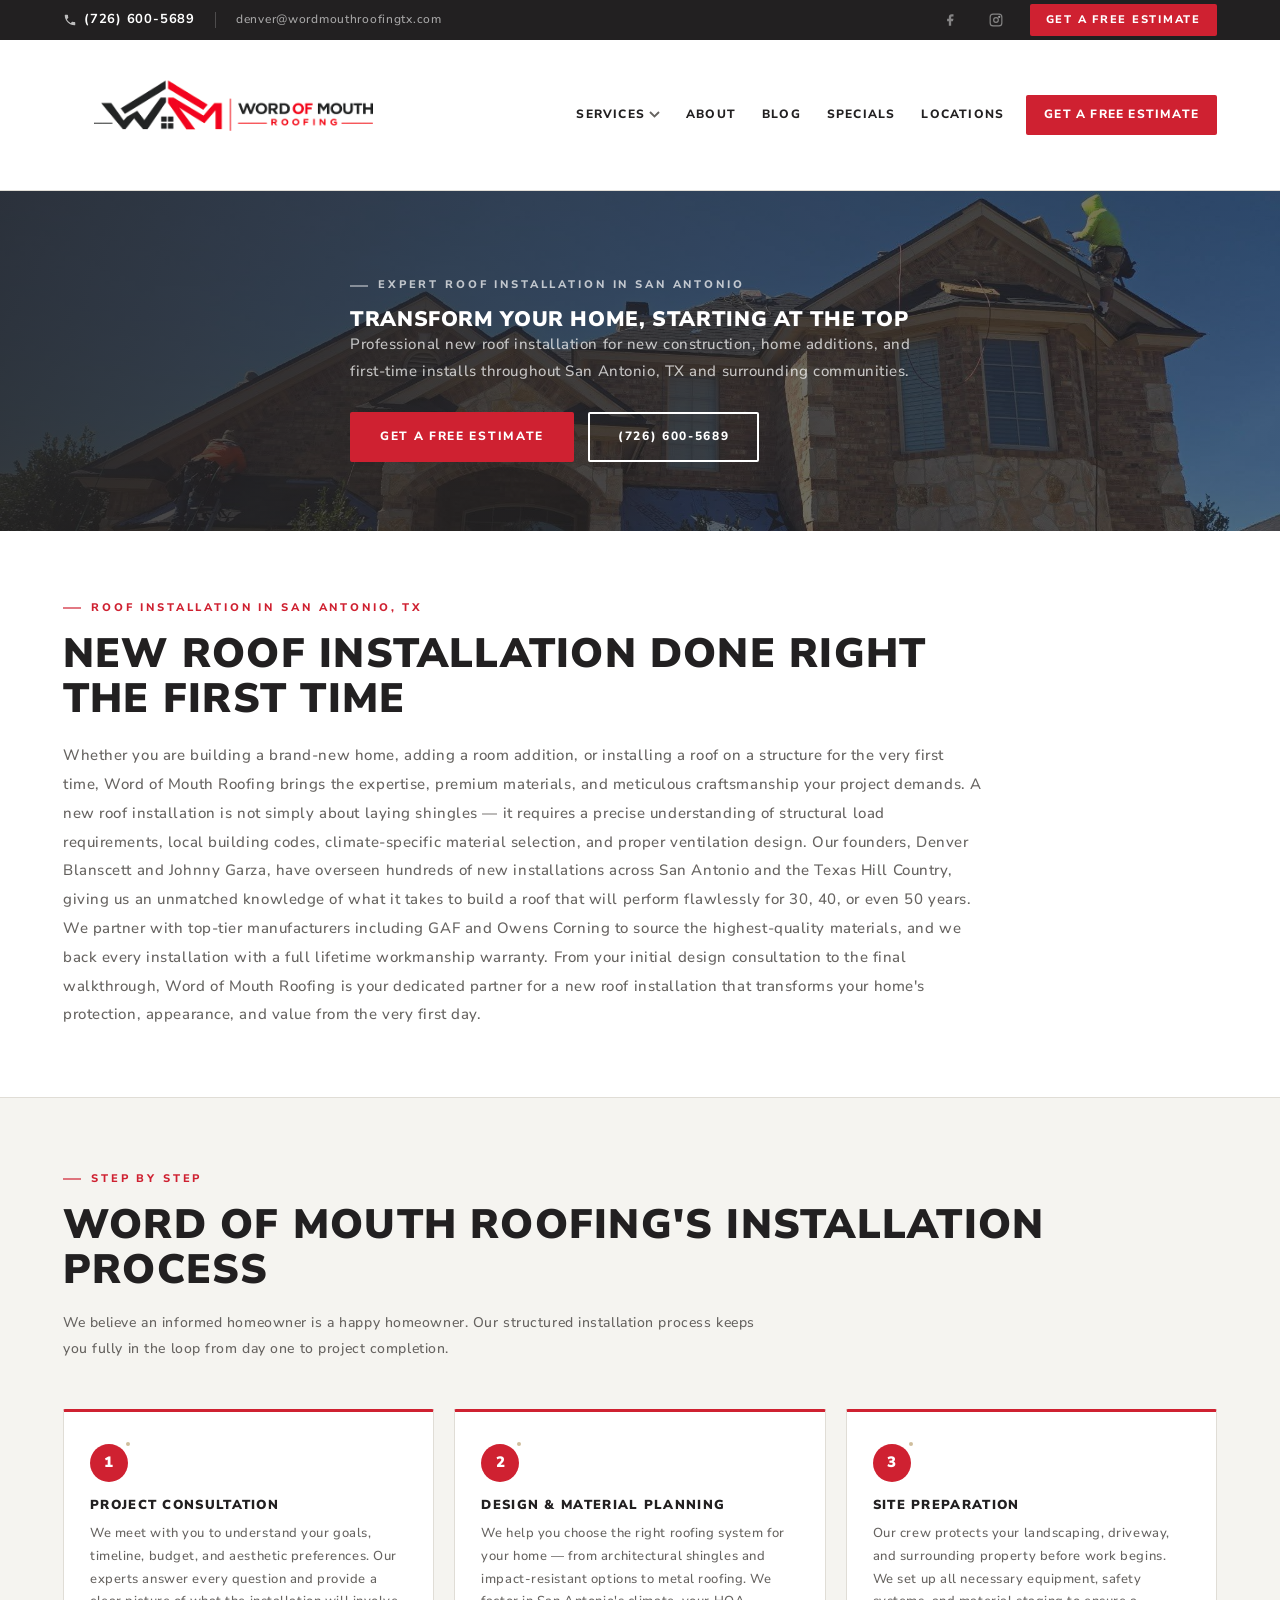
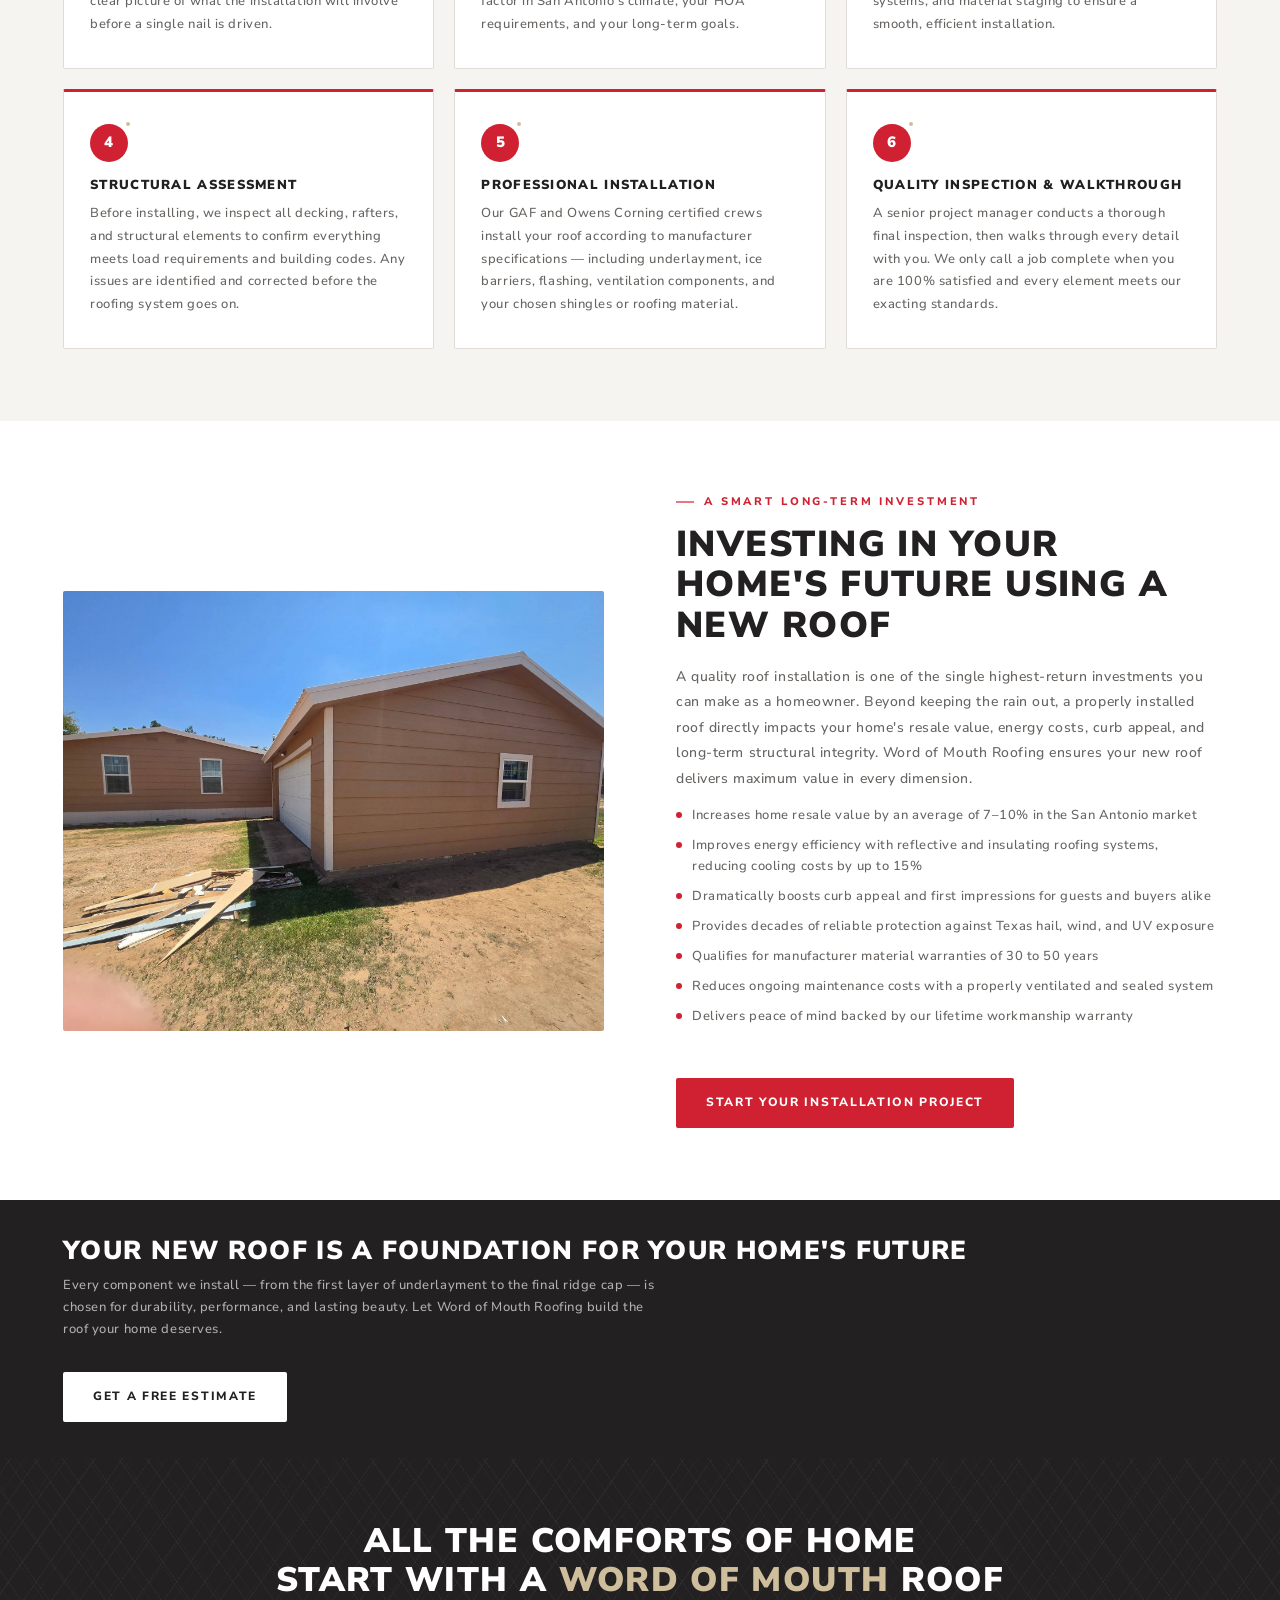
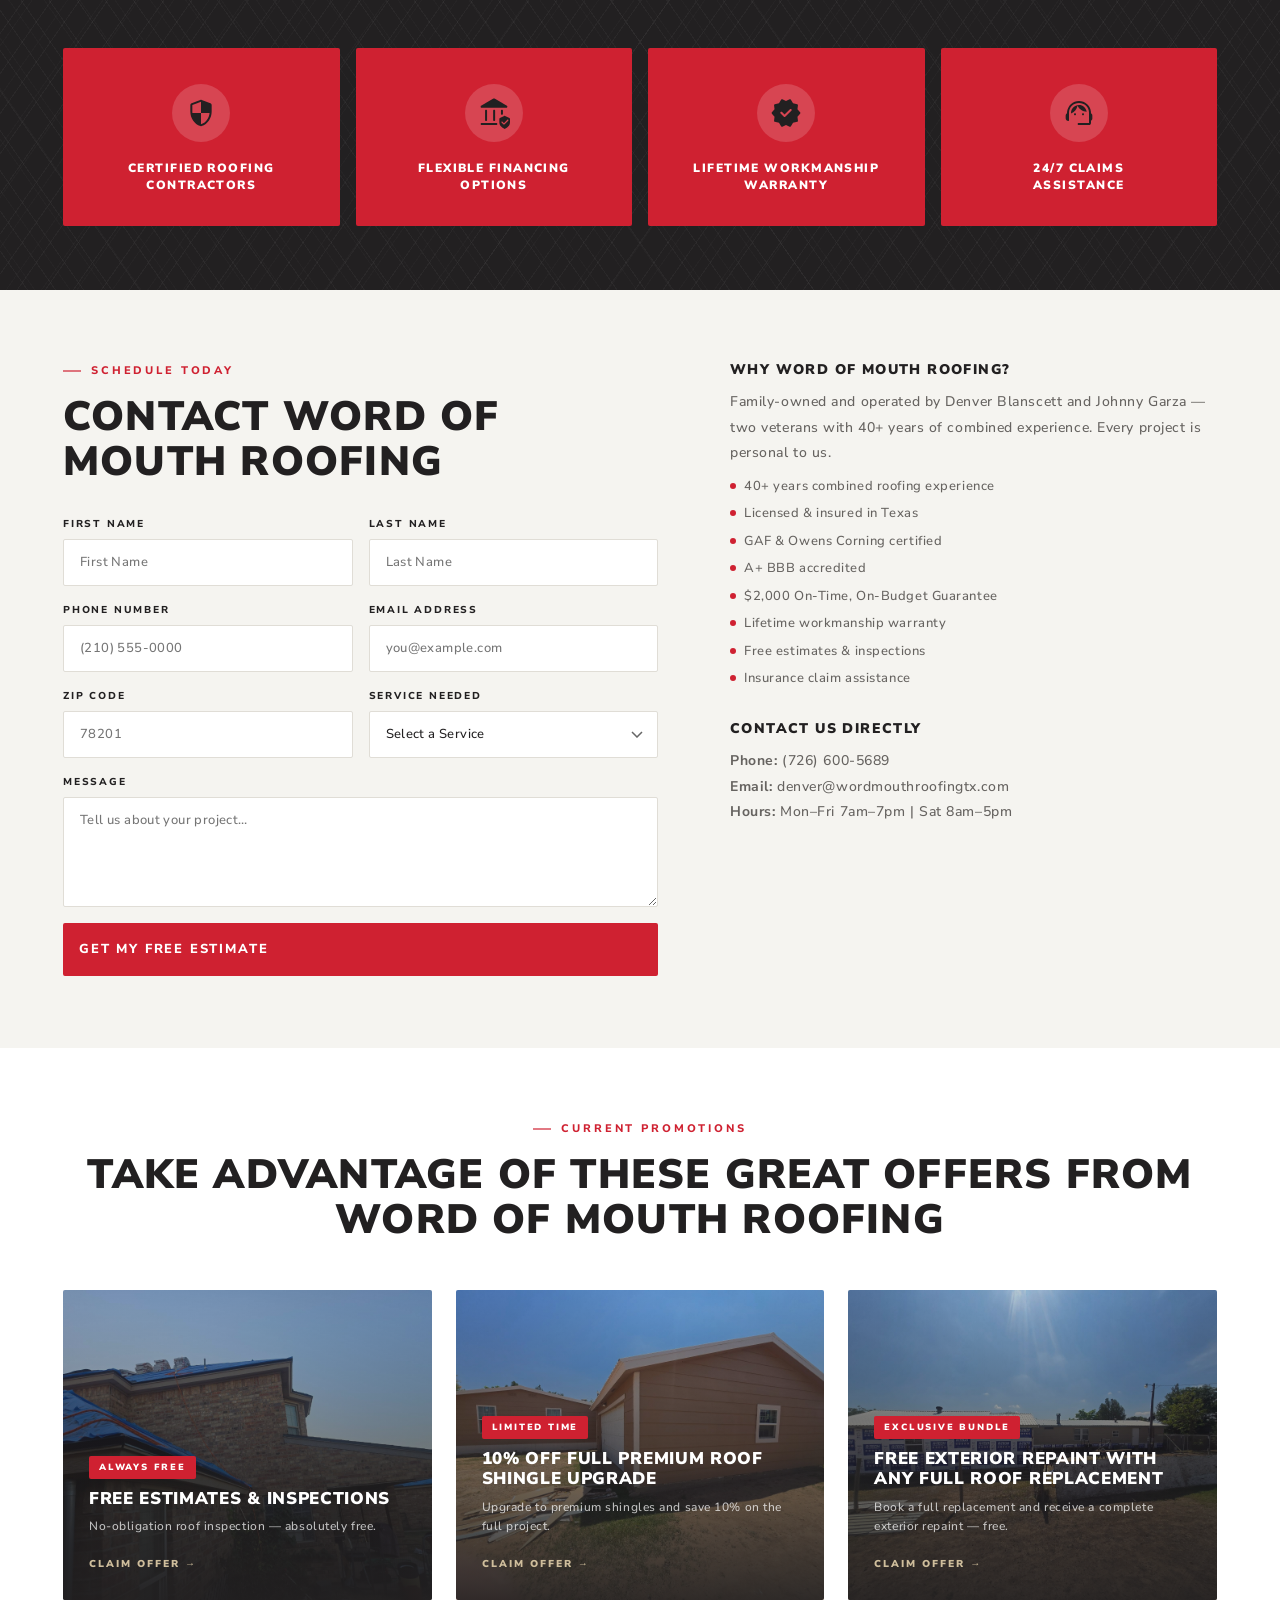
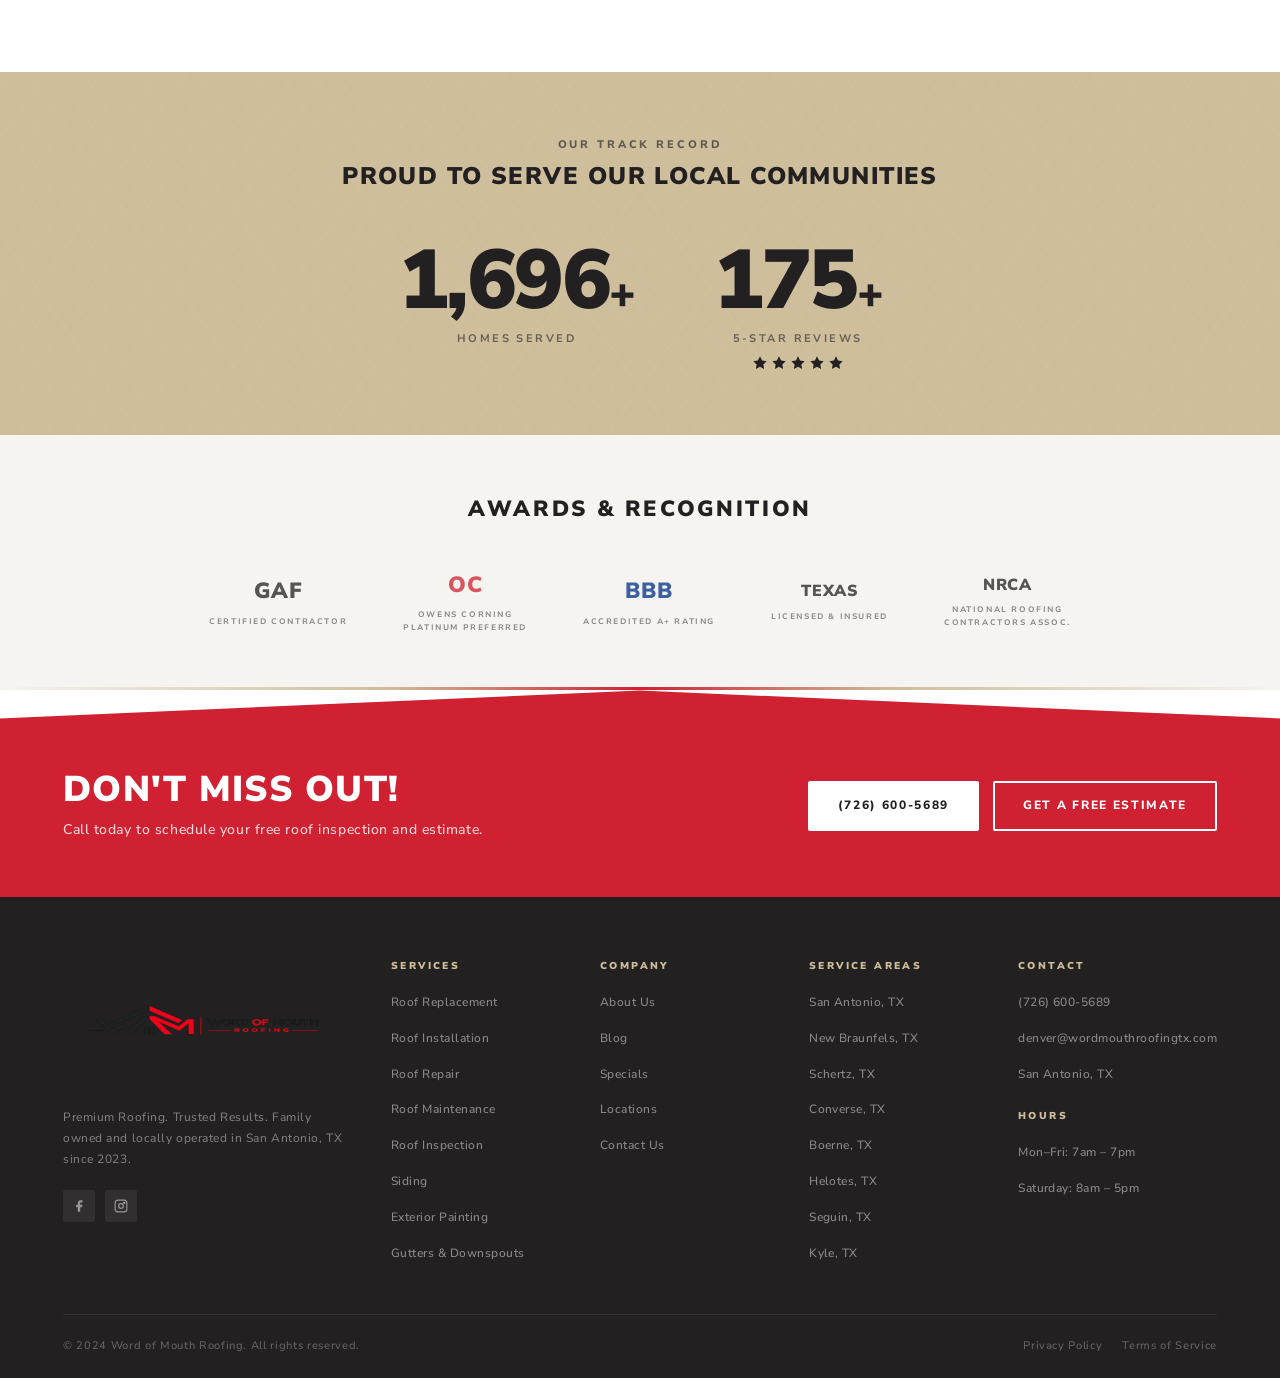
<file: services/roof-installation.html>
﻿<!DOCTYPE html>
<html lang="en">
<head>
<meta charset="UTF-8">
<meta name="viewport" content="width=device-width, initial-scale=1.0">
<title>Roof Installation San Antonio TX | Word of Mouth Roofing</title>
<meta name="description" content="Professional roof installation in San Antonio, TX. Word of Mouth Roofing installs new roofs for new construction, additions, and first-time installs. Free estimates.">
<link rel="stylesheet" href="../css/styles.css">
</head>
<body>

<header class="site-header" id="siteHeader">
  <div class="top-bar">
    <div class="container top-bar-inner">
      <div class="tb-left">
        <a href="tel:+17266005689" class="tb-phone"><svg width="14" height="14" viewBox="0 0 24 24" fill="currentColor"><path d="M6.62 10.79c1.44 2.83 3.76 5.14 6.59 6.59l2.2-2.2c.27-.27.67-.36 1.02-.24 1.12.37 2.33.57 3.57.57.55 0 1 .45 1 1V20c0 .55-.45 1-1 1-9.39 0-17-7.61-17-17 0-.55.45-1 1-1h3.5c.55 0 1 .45 1 1 0 1.25.2 2.45.57 3.57.11.35.03.74-.25 1.02l-2.2 2.2z"/></svg>(726) 600-5689</a>
        <div class="tb-divider"></div>
        <a href="mailto:denver@wordmouthroofingtx.com" class="tb-email">denver@wordmouthroofingtx.com</a>
      </div>
      <div class="tb-right">
        <div class="tb-socials">
          <a href="#" class="tb-soc"><svg width="14" height="14" viewBox="0 0 24 24" fill="currentColor"><path d="M18 2h-3a5 5 0 00-5 5v3H7v4h3v8h4v-8h3l1-4h-4V7a1 1 0 011-1h3z"/></svg></a>
          <a href="#" class="tb-soc"><svg width="14" height="14" viewBox="0 0 24 24" fill="none" stroke="currentColor" stroke-width="2"><rect x="2" y="2" width="20" height="20" rx="5"/><circle cx="12" cy="12" r="4"/><circle cx="17.5" cy="6.5" r="1" fill="currentColor"/></svg></a>
        </div>
        <a href="../contact.html" class="tb-cta">Get A Free Estimate</a>
      </div>
    </div>
  </div>
  <nav class="main-nav">
    <div class="container nav-inner">
      <a href="../index.html" class="nav-logo"><img src="../assets/logo-nav.png" alt="Word of Mouth Roofing"></a>
      <div class="nav-links">
        <div class="nav-dd">
          <span class="nav-link nav-dd-toggle">Services <svg class="chevron" width="11" height="7" viewBox="0 0 11 7" fill="none"><path d="M1 1l4.5 4.5L10 1" stroke="currentColor" stroke-width="1.8"/></svg></span>
          <div class="nav-dd-menu">
            <a href="roof-replacement.html">Roof Replacement</a>
            <a href="roof-installation.html">Roof Installation</a>
            <a href="roof-repair.html">Roof Repair</a>
            <a href="roof-maintenance.html">Roof Maintenance</a>
            <a href="roof-inspection.html">Roof Inspection</a>
            <a href="siding.html">Siding</a>
            <a href="painting.html">Exterior Painting</a>
            <a href="gutters-downspouts.html">Gutters &amp; Downspouts</a>
          </div>
        </div>
        <a href="../about.html" class="nav-link">About</a>
        <a href="../blog.html" class="nav-link">Blog</a>
        <a href="../specials.html" class="nav-link">Specials</a>
        <a href="../locations.html" class="nav-link">Locations</a>
        <a href="../contact.html" class="nav-link nav-cta-btn">Get A Free Estimate</a>
      </div>
      <button class="burger" id="burger"><span></span><span></span><span></span></button>
    </div>
    <div class="nav-progress" id="navProgress"></div>
  </nav>
</header>
<div class="mobile-menu" id="mobileMenu">
  <button class="mob-close" id="mobileClose">✕</button>
  <img src="../assets/logo-white.png" class="mob-logo" alt="Word of Mouth Roofing">
  <a href="../index.html" class="mob-link">Home</a>
  <a href="#" class="mob-link" id="mobServicesToggle">Services ▾</a>
  <div class="mob-sub" id="mobServicesSub">
    <a href="roof-replacement.html">Roof Replacement</a>
    <a href="roof-installation.html">Roof Installation</a>
    <a href="roof-repair.html">Roof Repair</a>
    <a href="roof-maintenance.html">Roof Maintenance</a>
    <a href="roof-inspection.html">Roof Inspection</a>
    <a href="siding.html">Siding</a>
    <a href="painting.html">Exterior Painting</a>
    <a href="gutters-downspouts.html">Gutters &amp; Downspouts</a>
  </div>
  <a href="../about.html" class="mob-link">About</a>
  <a href="../blog.html" class="mob-link">Blog</a>
  <a href="../specials.html" class="mob-link">Specials</a>
  <a href="../locations.html" class="mob-link">Locations</a>
  <div class="mob-cta-wrap"><a href="../contact.html" class="mob-cta">Get A Free Estimate</a></div>
</div>

<!-- HERO -->
<section class="page-hero" style="background-image:url('../assets/roof-2.jpg')">
  <div class="page-hero-overlay"></div>
  <div class="container page-hero-inner">
    <span class="eyebrow eyebrow-light">Expert Roof Installation in San Antonio</span>
    <h1>TRANSFORM YOUR HOME, STARTING AT THE TOP</h1>
    <p class="hero-sub">Professional new roof installation for new construction, home additions, and first-time installs throughout San Antonio, TX and surrounding communities.</p>
    <div class="hero-btns">
      <a href="../contact.html" class="btn btn-red">Get A Free Estimate</a>
      <a href="tel:+17266005689" class="btn btn-outline-white">(726) 600-5689</a>
    </div>
  </div>
</section>

<!-- PAGE INTRO -->
<section class="page-intro-sec">
  <div class="container">
    <div class="page-intro-inner">
      <span class="eyebrow">Roof Installation in San Antonio, TX</span>
      <h2 class="sec-h2">New Roof Installation Done Right the First Time</h2>
      <p class="page-intro-text">Whether you are building a brand-new home, adding a room addition, or installing a roof on a structure for the very first time, Word of Mouth Roofing brings the expertise, premium materials, and meticulous craftsmanship your project demands. A new roof installation is not simply about laying shingles — it requires a precise understanding of structural load requirements, local building codes, climate-specific material selection, and proper ventilation design. Our founders, Denver Blanscett and Johnny Garza, have overseen hundreds of new installations across San Antonio and the Texas Hill Country, giving us an unmatched knowledge of what it takes to build a roof that will perform flawlessly for 30, 40, or even 50 years. We partner with top-tier manufacturers including GAF and Owens Corning to source the highest-quality materials, and we back every installation with a full lifetime workmanship warranty. From your initial design consultation to the final walkthrough, Word of Mouth Roofing is your dedicated partner for a new roof installation that transforms your home's protection, appearance, and value from the very first day.</p>
    </div>
  </div>
</section>

<!-- PROCESS -->
<section class="process-sec bg-light">
  <div class="container">
    <span class="eyebrow">Step by Step</span>
    <h2 class="sec-h2">Word of Mouth Roofing's Installation Process</h2>
    <p class="sec-sub">We believe an informed homeowner is a happy homeowner. Our structured installation process keeps you fully in the loop from day one to project completion.</p>
    <div class="process-grid">
      <div class="process-card" data-reveal>
        <div class="process-num">1</div>
        <h3>Project Consultation</h3>
        <p>We meet with you to understand your goals, timeline, budget, and aesthetic preferences. Our experts answer every question and provide a clear picture of what the installation will involve before a single nail is driven.</p>
      </div>
      <div class="process-card" data-reveal data-delay="1">
        <div class="process-num">2</div>
        <h3>Design &amp; Material Planning</h3>
        <p>We help you choose the right roofing system for your home — from architectural shingles and impact-resistant options to metal roofing. We factor in San Antonio's climate, your HOA requirements, and your long-term goals.</p>
      </div>
      <div class="process-card" data-reveal data-delay="2">
        <div class="process-num">3</div>
        <h3>Site Preparation</h3>
        <p>Our crew protects your landscaping, driveway, and surrounding property before work begins. We set up all necessary equipment, safety systems, and material staging to ensure a smooth, efficient installation.</p>
      </div>
      <div class="process-card" data-reveal data-delay="3">
        <div class="process-num">4</div>
        <h3>Structural Assessment</h3>
        <p>Before installing, we inspect all decking, rafters, and structural elements to confirm everything meets load requirements and building codes. Any issues are identified and corrected before the roofing system goes on.</p>
      </div>
      <div class="process-card" data-reveal data-delay="4">
        <div class="process-num">5</div>
        <h3>Professional Installation</h3>
        <p>Our GAF and Owens Corning certified crews install your roof according to manufacturer specifications — including underlayment, ice barriers, flashing, ventilation components, and your chosen shingles or roofing material.</p>
      </div>
      <div class="process-card" data-reveal data-delay="5">
        <div class="process-num">6</div>
        <h3>Quality Inspection &amp; Walkthrough</h3>
        <p>A senior project manager conducts a thorough final inspection, then walks through every detail with you. We only call a job complete when you are 100% satisfied and every element meets our exacting standards.</p>
      </div>
    </div>
  </div>
</section>

<!-- SPLIT: INVESTING IN YOUR HOME -->
<section class="split-sec bg-white">
  <div class="container split-inner">
    <div class="split-img" data-reveal>
      <img src="../assets/roof-5.jpg" alt="New roof installation increases home value San Antonio TX">
    </div>
    <div class="split-text" data-reveal data-delay="1">
      <span class="eyebrow">A Smart Long-Term Investment</span>
      <h2 class="sec-h2">Investing In Your Home's Future Using A New Roof</h2>
      <p>A quality roof installation is one of the single highest-return investments you can make as a homeowner. Beyond keeping the rain out, a properly installed roof directly impacts your home's resale value, energy costs, curb appeal, and long-term structural integrity. Word of Mouth Roofing ensures your new roof delivers maximum value in every dimension.</p>
      <ul class="check-list">
        <li>Increases home resale value by an average of 7–10% in the San Antonio market</li>
        <li>Improves energy efficiency with reflective and insulating roofing systems, reducing cooling costs by up to 15%</li>
        <li>Dramatically boosts curb appeal and first impressions for guests and buyers alike</li>
        <li>Provides decades of reliable protection against Texas hail, wind, and UV exposure</li>
        <li>Qualifies for manufacturer material warranties of 30 to 50 years</li>
        <li>Reduces ongoing maintenance costs with a properly ventilated and sealed system</li>
        <li>Delivers peace of mind backed by our lifetime workmanship warranty</li>
      </ul>
      <a href="../contact.html" class="btn btn-red" style="margin-top:24px">Start Your Installation Project</a>
    </div>
  </div>
</section>

<!-- CALLOUT BAR -->
<section class="callout-bar">
  <div class="container callout-bar-inner">
    <div>
      <h2>Your New Roof Is A Foundation For Your Home's Future</h2>
      <p>Every component we install — from the first layer of underlayment to the final ridge cap — is chosen for durability, performance, and lasting beauty. Let Word of Mouth Roofing build the roof your home deserves.</p>
    </div>
    <a href="../contact.html" class="btn btn-white">Get A Free Estimate</a>
  </div>
</section>

<!-- COMFORTS -->
<section class="comforts-sec">
  <div class="container">
    <p class="comforts-hed">All The Comforts Of Home<br>Start With A <span>Word Of Mouth</span> Roof</p>
    <div class="comforts-grid">
      <div class="comfort-card" data-reveal><div class="comfort-icon"><svg xmlns="http://www.w3.org/2000/svg" fill="none" viewBox="0 0 24 24" width="32" height="32"><path fill="currentColor" d="M12 20.4502c1.76665 -0.58335 3.22915 -1.65415 4.3875 -3.2125s1.8375 -3.30415 2.0375 -5.2375H12V3.625195L5.5 6.0502v4.9c0 0.2 0.00415 0.37085 0.0125 0.5125 0.00835 0.14165 0.02915 0.32085 0.0625 0.5375H12v8.45Zm0 1.45c-0.08335 0 -0.1625 -0.00835 -0.2375 -0.025 -0.075 -0.01665 -0.15415 -0.04165 -0.2375 -0.075 -2.31665 -0.78335 -4.15 -2.1875 -5.5 -4.2125 -1.35 -2.025 -2.025 -4.24585 -2.025 -6.6625v-4.9c0 -0.31665 0.091665 -0.60415 0.275 -0.8625 0.183335 -0.25834 0.416665 -0.44584 0.7 -0.562505l6.5 -2.425c0.18335 -0.066665 0.35835 -0.1 0.525 -0.1 0.16665 0 0.34165 0.033335 0.525 0.1l6.5 2.425c0.28335 0.116665 0.51665 0.304165 0.7 0.562505 0.18335 0.25835 0.275 0.54585 0.275 0.8625v4.9c0 2.41665 -0.675 4.6375 -2.025 6.6625 -1.35 2.025 -3.18335 3.42915 -5.5 4.2125 -0.08335 0.03335 -0.1625 0.05835 -0.2375 0.075 -0.075 0.01665 -0.15415 0.025 -0.2375 0.025Z" stroke-width="0.5"/></svg></div><h3>Certified Roofing<br>Contractors</h3></div>
      <div class="comfort-card" data-reveal data-delay="1"><div class="comfort-icon"><svg xmlns="http://www.w3.org/2000/svg" fill="none" viewBox="0 0 24 24" width="32" height="32"><path fill="currentColor" d="M5.3 17.2252v-6.975c0 -0.2125 0.07235 -0.39065 0.217 -0.5345 0.1445 -0.14365 0.32365 -0.2155 0.5375 -0.2155 0.21365 0 0.39135 0.07185 0.533 0.2155 0.14165 0.14385 0.2125 0.322 0.2125 0.5345v6.975c0 0.2125 -0.07235 0.3906 -0.217 0.53425 -0.1445 0.14385 -0.32365 0.21575 -0.5375 0.21575 -0.21365 0 -0.39135 -0.0719 -0.533 -0.21575 -0.14165 -0.14365 -0.2125 -0.32175 -0.2125 -0.53425Zm6.05 0v-6.975c0 -0.2125 0.07235 -0.39065 0.217 -0.5345 0.1445 -0.14365 0.32365 -0.2155 0.5375 -0.2155 0.21365 0 0.39135 0.07185 0.533 0.2155 0.14165 0.14385 0.2125 0.322 0.2125 0.5345v6.975c0 0.2125 -0.07235 0.3906 -0.217 0.53425 -0.1445 0.14385 -0.32365 0.21575 -0.5375 0.21575 -0.21365 0 -0.39135 -0.0719 -0.533 -0.21575 -0.14165 -0.14365 -0.2125 -0.32175 -0.2125 -0.53425Zm10 -9.225H2.575c-0.159665 0 -0.295415 -0.0559 -0.40725 -0.16775C2.055915 7.7206 2 7.58485 2 7.4252v-0.425c0 -0.1 0.029165 -0.19585 0.0875 -0.2875 0.058335 -0.09165 0.129165 -0.1625 0.2125 -0.2125L11.25 1.400195c0.23615 -0.133335 0.48615 -0.2 0.75 -0.2s0.51385 0.066665 0.75 0.2L21.675 6.4752c0.1 0.06665 0.17915 0.15 0.2375 0.25 0.05835 0.1 0.0875 0.2125 0.0875 0.3375v0.25575c0 0.19315 -0.06225 0.3551 -0.18675 0.48575 -0.12465 0.13065 -0.2791 0.196 -0.46325 0.196Zm-18.6 12.975c-0.2125 0 -0.390585 -0.07235 -0.53425 -0.217 -0.143835 -0.1445 -0.21575 -0.32365 -0.21575 -0.5375 0 -0.21365 0.071915 -0.39135 0.21575 -0.533 0.143665 -0.14165 0.32175 -0.2125 0.53425 -0.2125h11c0.2125 0 0.39065 0.07235 0.5345 0.217 0.14365 0.1445 0.2155 0.32365 0.2155 0.5375 0 0.21365 -0.07185 0.39135 -0.2155 0.533 -0.14385 0.14165 -0.322 0.2125 -0.5345 0.2125h-11Zm15.1955 -7.65c-0.21365 0 -0.39135 -0.0719 -0.533 -0.21575 -0.14165 -0.14365 -0.2125 -0.32175 -0.2125 -0.53425v-2.325c0 -0.2125 0.07235 -0.39065 0.217 -0.5345 0.1445 -0.14365 0.32365 -0.2155 0.5375 -0.2155 0.21365 0 0.39135 0.07185 0.533 0.2155 0.14165 0.14385 0.2125 0.322 0.2125 0.5345v2.325c0 0.2125 -0.07235 0.3906 -0.217 0.53425 -0.1445 0.14385 -0.32365 0.21575 -0.5375 0.21575ZM16 18.5502v-2.075c0 -0.136 0.0375 -0.26585 0.1125 -0.3895 0.075 -0.12365 0.17915 -0.21885 0.3125 -0.2855l3.25 -1.625c0.09515 -0.05 0.20235 -0.075 0.3215 -0.075 0.119 0 0.2285 0.025 0.3285 0.075l3.25 1.625c0.13335 0.06665 0.2375 0.16185 0.3125 0.2855 0.075 0.12365 0.1125 0.2535 0.1125 0.3895v2.075c0 1.3 -0.32915 2.39165 -0.9875 3.275 -0.65835 0.88335 -1.5625 1.56665 -2.7125 2.05 -0.06665 0.03335 -0.16665 0.05 -0.3 0.05l-0.3 -0.05c-1.15 -0.48335 -2.05415 -1.16665 -2.7125 -2.05 -0.65835 -0.88335 -0.9875 -1.975 -0.9875 -3.275Zm3.475 1.05 -1.125 -1.125c-0.1 -0.1 -0.21665 -0.15 -0.35 -0.15 -0.13335 0 -0.25 0.05 -0.35 0.15 -0.1 0.1 -0.15 0.21665 -0.15 0.35 0 0.13335 0.05 0.25 0.15 0.35l1.3 1.3c0.15 0.15 0.325 0.225 0.525 0.225s0.375 -0.075 0.525 -0.225l2.675 -2.675c0.1 -0.1 0.15 -0.21665 0.15 -0.35 0 -0.13335 -0.05 -0.25 -0.15 -0.35 -0.1 -0.1 -0.21665 -0.15 -0.35 -0.15 -0.13335 0 -0.25 0.05 -0.35 0.15l-2.5 2.5Z" stroke-width="0.5"/></svg></div><h3>Flexible Financing<br>Options</h3></div>
      <div class="comfort-card" data-reveal data-delay="2"><div class="comfort-icon"><svg xmlns="http://www.w3.org/2000/svg" fill="none" viewBox="0 0 24 24" width="32" height="32"><path fill="currentColor" d="m10.9246 13.17495 -1.825 -1.9c-0.15 -0.16665 -0.3333 -0.25 -0.55 -0.25 -0.21665 0 -0.4083 0.075 -0.575 0.225 -0.16665 0.16665 -0.25 0.35835 -0.25 0.575 0 0.21665 0.08335 0.40835 0.25 0.575l2.425 2.4c0.15 0.15 0.325 0.225 0.525 0.225s0.375 -0.075 0.525 -0.225l4.575 -4.55c0.15 -0.15 0.225 -0.33335 0.225 -0.55 0 -0.21665 -0.0833 -0.4 -0.25 -0.55 -0.15 -0.13335 -0.32915 -0.19585 -0.5375 -0.1875 -0.2083 0.00835 -0.37915 0.07915 -0.5125 0.2125l-4.025 4Zm-2.625 8.725 -1.55 -2.65 -3.09999 -0.625c-0.183335 -0.03335 -0.3375 -0.13335 -0.4625 -0.3s-0.170835 -0.34165 -0.1375 -0.525l0.35 -3 -1.975 -2.3c-0.133335 -0.13335 -0.2 -0.3 -0.2 -0.5s0.066665 -0.36665 0.2 -0.5l1.975 -2.275 -0.35 -3c-0.033335 -0.18335 0.0125 -0.35835 0.1375 -0.525 0.125 -0.16665 0.279165 -0.26665 0.4625 -0.3l3.09999 -0.625005 1.55 -2.675c0.1 -0.166665 0.2417 -0.283335 0.425 -0.35 0.18335 -0.066665 0.3667 -0.058335 0.55 0.025l2.725 1.275 2.725 -1.275c0.18335 -0.083335 0.3667 -0.095835 0.55 -0.0375 0.18335 0.058335 0.325 0.170835 0.425 0.3375l1.575 2.7 3.075 0.625005c0.18335 0.03335 0.3375 0.13335 0.4625 0.3s0.17085 0.34165 0.1375 0.525l-0.35 3 1.975 2.275c0.13335 0.13335 0.2 0.3 0.2 0.5s-0.06665 0.36665 -0.2 0.5l-1.975 2.3 0.35 3c0.03335 0.18335 -0.0125 0.35835 -0.1375 0.525 -0.125 0.16665 -0.27915 0.26665 -0.4625 0.3l-3.075 0.625 -1.575 2.675c-0.1 0.16665 -0.24165 0.27915 -0.425 0.3375 -0.1833 0.05835 -0.36665 0.04585 -0.55 -0.0375l-2.725 -1.275 -2.725 1.275c-0.1833 0.08335 -0.36665 0.09165 -0.55 0.025 -0.1833 -0.06665 -0.325 -0.18335 -0.425 -0.35Z" stroke-width="0.5"/></svg></div><h3>Lifetime Workmanship<br>Warranty</h3></div>
      <div class="comfort-card" data-reveal data-delay="3"><div class="comfort-icon"><svg xmlns="http://www.w3.org/2000/svg" fill="none" viewBox="0 0 24 24" width="32" height="32"><path fill="currentColor" d="M11.75 21c-0.2125 0 -0.3906 -0.07235 -0.53425 -0.217 -0.14385 -0.1445 -0.21575 -0.32365 -0.21575 -0.5375 0 -0.21365 0.0719 -0.39135 0.21575 -0.533 0.14365 -0.14165 0.32175 -0.2125 0.53425 -0.2125H19.5V11.9c0 -2.0615 -0.72765 -3.81015 -2.183 -5.246C15.86165 5.218 14.08935 4.5 12 4.5s-3.86165 0.718 -5.317 2.154C5.22765 8.08985 4.5 9.8385 4.5 11.9V17.5c0 0.14165 -0.047915 0.2604 -0.14375 0.35625C4.260415 17.9521 4.141665 18 4 18c-0.55 0 -1.020835 -0.19585 -1.4125 -0.5875C2.195835 17.02085 2 16.55 2 16v-2c0 -0.35 0.0875 -0.67915 0.2625 -0.9875 0.175 -0.30835 0.420835 -0.55415 0.7375 -0.7375l0.075 -1.325c0.133335 -1.13335 0.4625 -2.18335 0.9875 -3.15s1.18335 -1.80835 1.975 -2.525c0.79165 -0.716665 1.7 -1.275 2.725 -1.675C9.7875 3.2 10.86665 3 12 3c1.13335 0 2.20835 0.2 3.225 0.6 1.01665 0.4 1.925 0.954165 2.725 1.6625 0.8 0.70835 1.45835 1.54585 1.975 2.5125 0.51665 0.96665 0.85 2.01665 1 3.15l0.075 1.3c0.31665 0.15 0.5625 0.375 0.7375 0.675 0.175 0.3 0.2625 0.61665 0.2625 0.95v2.3c0 0.33335 -0.0875 0.65 -0.2625 0.95 -0.175 0.3 -0.42085 0.525 -0.7375 0.675V19.5c0 0.4125 -0.14685 0.7656 -0.4405 1.05925C20.26565 20.8531 19.9125 21 19.5 21H11.75Zm-2.7545 -7.25c-0.21365 0 -0.39135 -0.07235 -0.533 -0.217 -0.14165 -0.1445 -0.2125 -0.32365 -0.2125 -0.5375 0 -0.21365 0.07235 -0.39135 0.217 -0.533 0.1445 -0.14165 0.32365 -0.2125 0.5375 -0.2125 0.21365 0 0.39135 0.07235 0.533 0.217 0.14165 0.1445 0.2125 0.32365 0.2125 0.5375 0 0.21365 -0.07235 0.39135 -0.217 0.533 -0.1445 0.14165 -0.32365 0.2125 -0.5375 0.2125Zm6 0c-0.21365 0 -0.39135 -0.07235 -0.533 -0.217 -0.14165 -0.1445 -0.2125 -0.32365 -0.2125 -0.5375 0 -0.21365 0.07235 -0.39135 0.217 -0.533 0.1445 -0.14165 0.32365 -0.2125 0.5375 -0.2125 0.21365 0 0.39135 0.07235 0.533 0.217 0.14165 0.1445 0.2125 0.32365 0.2125 0.5375 0 0.21365 -0.07235 0.39135 -0.217 0.533 -0.1445 0.14165 -0.32365 0.2125 -0.5375 0.2125ZM6.025 12.45c-0.11665 -1.76665 0.41665 -3.28335 1.6 -4.55 1.18335 -1.26665 2.65835 -1.9 4.425 -1.9 1.45 0 2.70835 0.47915 3.775 1.4375s1.71665 2.15415 1.95 3.5875c-1.48335 -0.01665 -2.8375 -0.43335 -4.0625 -1.25s-2.17315 -1.89165 -2.8445 -3.225c-0.262 1.33335 -0.82215 2.52085 -1.6805 3.5625 -0.85835 1.04165 -1.9125 1.82085 -3.1625 2.3375Z" stroke-width="0.5"/></svg></div><h3>24/7 Claims<br>Assistance</h3></div>
    </div>
  </div>
</section>


<!-- CONTACT FORM -->
<section class="contact-sec">
  <div class="container">
    <div class="contact-inner">
      <div>
        <span class="eyebrow">Schedule Today</span>
        <h2 class="sec-h2">Contact Word Of Mouth Roofing</h2>
        <form class="contact-form" id="contactForm" novalidate>
          <div class="form-row">
            <div class="form-group"><label>First Name</label><input type="text" name="fname" placeholder="First Name" required></div>
            <div class="form-group"><label>Last Name</label><input type="text" name="lname" placeholder="Last Name" required></div>
          </div>
          <div class="form-row">
            <div class="form-group"><label>Phone Number</label><input type="tel" name="phone" placeholder="(210) 555-0000" required></div>
            <div class="form-group"><label>Email Address</label><input type="email" name="email" placeholder="you@example.com" required></div>
          </div>
          <div class="form-row">
            <div class="form-group"><label>ZIP Code</label><input type="text" name="zip" placeholder="78201"></div>
            <div class="form-group"><label>Service Needed</label><select name="service"><option value="">Select a Service</option><option>Roof Replacement</option><option>Roof Repair</option><option>Roof Installation</option><option>Roof Maintenance</option><option>Roof Inspection</option><option>Siding</option><option>Exterior Painting</option><option>Gutters &amp; Downspouts</option><option>Other</option></select></div>
          </div>
          <div class="form-group"><label>Message</label><textarea name="message" placeholder="Tell us about your project…"></textarea></div>
          <button type="submit" class="btn btn-red form-submit">Get My Free Estimate</button>
        </form>
      </div>
      <div class="contact-info-col" data-reveal>
        <h3>Why Word Of Mouth Roofing?</h3>
        <p>Family-owned and operated by Denver Blanscett and Johnny Garza — two veterans with 40+ years of combined experience. Every project is personal to us.</p>
        <ul><li>40+ years combined roofing experience</li><li>Licensed &amp; insured in Texas</li><li>GAF &amp; Owens Corning certified</li><li>A+ BBB accredited</li><li>$2,000 On-Time, On-Budget Guarantee</li><li>Lifetime workmanship warranty</li><li>Free estimates &amp; inspections</li><li>Insurance claim assistance</li></ul>
        <h3>Contact Us Directly</h3>
        <p><strong>Phone:</strong> <a href="tel:+17266005689">(726) 600-5689</a><br><strong>Email:</strong> <a href="mailto:denver@wordmouthroofingtx.com">denver@wordmouthroofingtx.com</a><br><strong>Hours:</strong> Mon–Fri 7am–7pm | Sat 8am–5pm</p>
      </div>
    </div>
  </div>
</section>

<!-- OFFERS -->
<section class="offers-sec">
  <div class="container">
    <span class="eyebrow" style="text-align:center;display:block">Current Promotions</span>
    <h2 class="sec-h2 center">Take Advantage Of These Great Offers From Word Of Mouth Roofing</h2>
    <div class="offers-grid" style="margin-top:48px">
      <a href="../contact.html" class="offer-card"><img src="../assets/roof-1.jpg" alt="Free Estimates"><div class="offer-body"><span class="offer-tag">Always Free</span><h3>Free Estimates &amp; Inspections</h3><p>No-obligation roof inspection — absolutely free.</p><span class="offer-link">Claim Offer →</span></div></a>
      <a href="../specials.html" class="offer-card"><img src="../assets/roof-5.jpg" alt="10% Off"><div class="offer-body"><span class="offer-tag">Limited Time</span><h3>10% OFF Full Premium Roof Shingle Upgrade</h3><p>Upgrade to premium shingles and save 10% on the full project.</p><span class="offer-link">Claim Offer →</span></div></a>
      <a href="../specials.html" class="offer-card"><img src="../assets/roof-8.jpg" alt="Free Repaint"><div class="offer-body"><span class="offer-tag">Exclusive Bundle</span><h3>FREE Exterior Repaint With Any Full Roof Replacement</h3><p>Book a full replacement and receive a complete exterior repaint — free.</p><span class="offer-link">Claim Offer →</span></div></a>
    </div>
  </div>
</section>

<!-- STATS -->
<section class="stats-bar">
  <div class="container">
    <span class="stats-eyebrow">Our Track Record</span>
    <p class="stats-hed">Proud To Serve Our Local Communities</p>
    <div class="stats-nums">
      <div class="stat-item"><span class="stat-num"><span class="count" data-target="2400">0</span><span class="stat-suffix">+</span></span><span class="stat-label">Homes Served</span></div>
      <div class="stat-item"><span class="stat-num"><span class="count" data-target="247">0</span><span class="stat-suffix">+</span></span><span class="stat-label">5-Star Reviews</span><div class="stat-stars"><svg width="16" height="16" viewBox="0 0 24 24" fill="currentColor"><path d="M12 2l3.09 6.26L22 9.27l-5 4.87 1.18 6.88L12 17.77l-6.18 3.25L7 14.14 2 9.27l6.91-1.01L12 2z"/></svg><svg width="16" height="16" viewBox="0 0 24 24" fill="currentColor"><path d="M12 2l3.09 6.26L22 9.27l-5 4.87 1.18 6.88L12 17.77l-6.18 3.25L7 14.14 2 9.27l6.91-1.01L12 2z"/></svg><svg width="16" height="16" viewBox="0 0 24 24" fill="currentColor"><path d="M12 2l3.09 6.26L22 9.27l-5 4.87 1.18 6.88L12 17.77l-6.18 3.25L7 14.14 2 9.27l6.91-1.01L12 2z"/></svg><svg width="16" height="16" viewBox="0 0 24 24" fill="currentColor"><path d="M12 2l3.09 6.26L22 9.27l-5 4.87 1.18 6.88L12 17.77l-6.18 3.25L7 14.14 2 9.27l6.91-1.01L12 2z"/></svg><svg width="16" height="16" viewBox="0 0 24 24" fill="currentColor"><path d="M12 2l3.09 6.26L22 9.27l-5 4.87 1.18 6.88L12 17.77l-6.18 3.25L7 14.14 2 9.27l6.91-1.01L12 2z"/></svg></div></div>
    </div>
  </div>
</section>

<!-- AWARDS -->
<section class="awards-sec">
  <div class="container">
    <p class="awards-hed">Awards &amp; Recognition</p>
    <div class="awards-logos">
      <div class="award-logo-item"><strong>GAF</strong><span>Certified Contractor</span></div>
      <div class="award-logo-item"><strong style="color:var(--red)">OC</strong><span>Owens Corning<br>Platinum Preferred</span></div>
      <div class="award-logo-item"><strong style="color:#003087">BBB</strong><span>Accredited A+ Rating</span></div>
      <div class="award-logo-item"><strong style="font-size:16px">TEXAS</strong><span>Licensed &amp; Insured</span></div>
      <div class="award-logo-item"><strong style="font-size:16px">NRCA</strong><span>National Roofing<br>Contractors Assoc.</span></div>
    </div>
  </div>
</section>

<!-- CTA -->
<section class="cta-banner">
  <div class="container">
    <div class="cta-banner-inner">
      <div><h2>Don't Miss Out!</h2><p>Call today to schedule your free roof inspection and estimate.</p></div>
      <div class="cta-banner-btns"><a href="tel:+17266005689" class="btn btn-white">(726) 600-5689</a><a href="../contact.html" class="btn btn-outline-white">Get A Free Estimate</a></div>
    </div>
  </div>
</section>

<!-- FOOTER -->
<footer class="site-footer">
  <div class="container">
    <div class="footer-grid">
      <div class="footer-brand"><img src="../assets/logo-nav.png" class="footer-logo" alt="Word of Mouth Roofing"><p class="footer-tagline">Premium Roofing. Trusted Results. Family owned and locally operated in San Antonio, TX since 2023.</p><div class="footer-socials"><a href="#" class="footer-soc"><svg width="14" height="14" viewBox="0 0 24 24" fill="currentColor"><path d="M18 2h-3a5 5 0 00-5 5v3H7v4h3v8h4v-8h3l1-4h-4V7a1 1 0 011-1h3z"/></svg></a><a href="#" class="footer-soc"><svg width="14" height="14" viewBox="0 0 24 24" fill="none" stroke="currentColor" stroke-width="2"><rect x="2" y="2" width="20" height="20" rx="5"/><circle cx="12" cy="12" r="4"/><circle cx="17.5" cy="6.5" r="1" fill="currentColor"/></svg></a></div></div>
      <div class="footer-col"><h4>Services</h4><ul><li><a href="roof-replacement.html">Roof Replacement</a></li><li><a href="roof-installation.html">Roof Installation</a></li><li><a href="roof-repair.html">Roof Repair</a></li><li><a href="roof-maintenance.html">Roof Maintenance</a></li><li><a href="roof-inspection.html">Roof Inspection</a></li><li><a href="siding.html">Siding</a></li><li><a href="painting.html">Exterior Painting</a></li><li><a href="gutters-downspouts.html">Gutters &amp; Downspouts</a></li></ul></div>
      <div class="footer-col"><h4>Company</h4><ul><li><a href="../about.html">About Us</a></li><li><a href="../blog.html">Blog</a></li><li><a href="../specials.html">Specials</a></li><li><a href="../locations.html">Locations</a></li><li><a href="../contact.html">Contact Us</a></li></ul></div>
      <div class="footer-col"><h4>Service Areas</h4><ul><li><a href="../locations.html">San Antonio, TX</a></li><li><a href="../locations.html">New Braunfels, TX</a></li><li><a href="../locations.html">Schertz, TX</a></li><li><a href="../locations.html">Converse, TX</a></li><li><a href="../locations.html">Boerne, TX</a></li><li><a href="../locations.html">Helotes, TX</a></li><li><a href="../locations.html">Seguin, TX</a></li><li><a href="../locations.html">Kyle, TX</a></li></ul></div>
      <div class="footer-col"><h4>Contact</h4><ul><li><a href="tel:+17266005689">(726) 600-5689</a></li><li><a href="mailto:denver@wordmouthroofingtx.com">denver@wordmouthroofingtx.com</a></li><li><a href="#">San Antonio, TX</a></li></ul><h4 style="margin-top:24px">Hours</h4><ul><li><a href="#">Mon–Fri: 7am – 7pm</a></li><li><a href="#">Saturday: 8am – 5pm</a></li></ul></div>
    </div>
    <div class="footer-bottom"><p class="footer-copy">&copy; 2024 Word of Mouth Roofing. All rights reserved.</p><div class="footer-legal"><a href="#">Privacy Policy</a><a href="#">Terms of Service</a></div></div>
  </div>
</footer>
<script src="../js/main.js"></script>
</body>
</html>
</file>
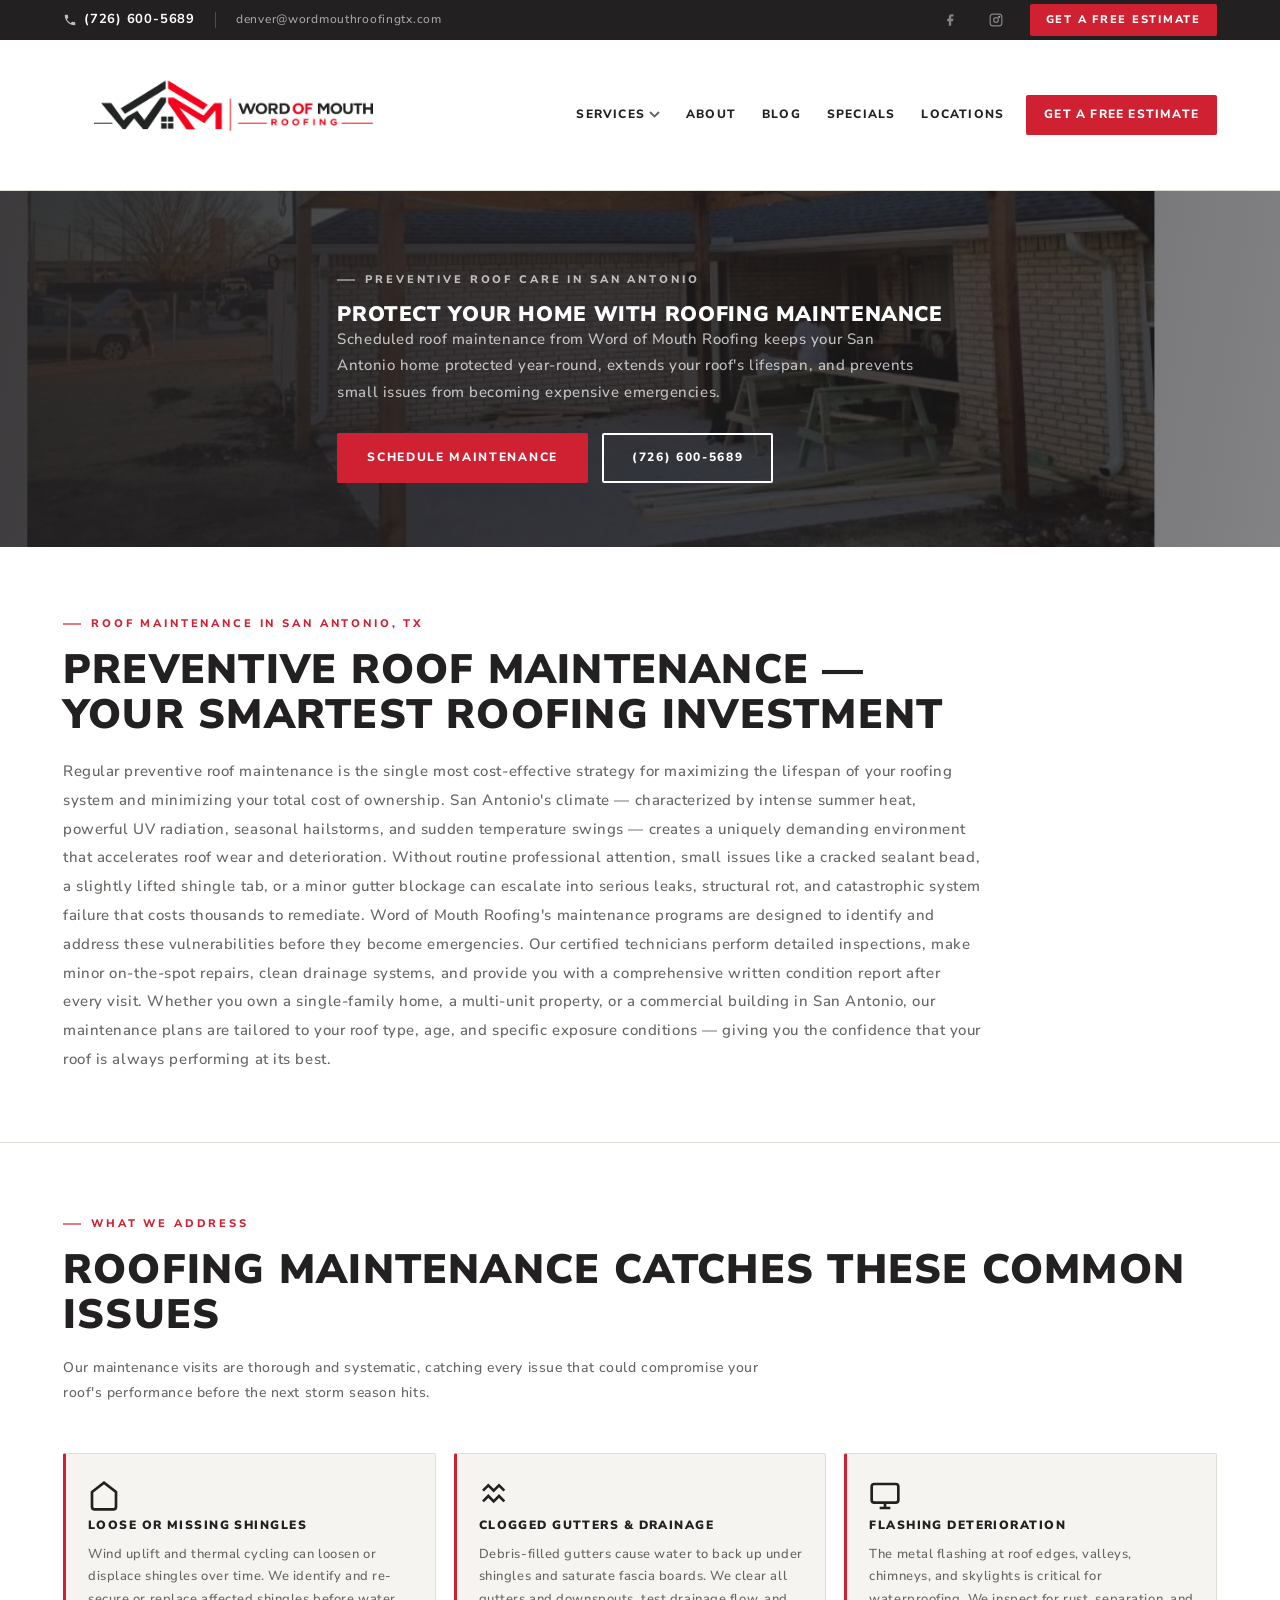
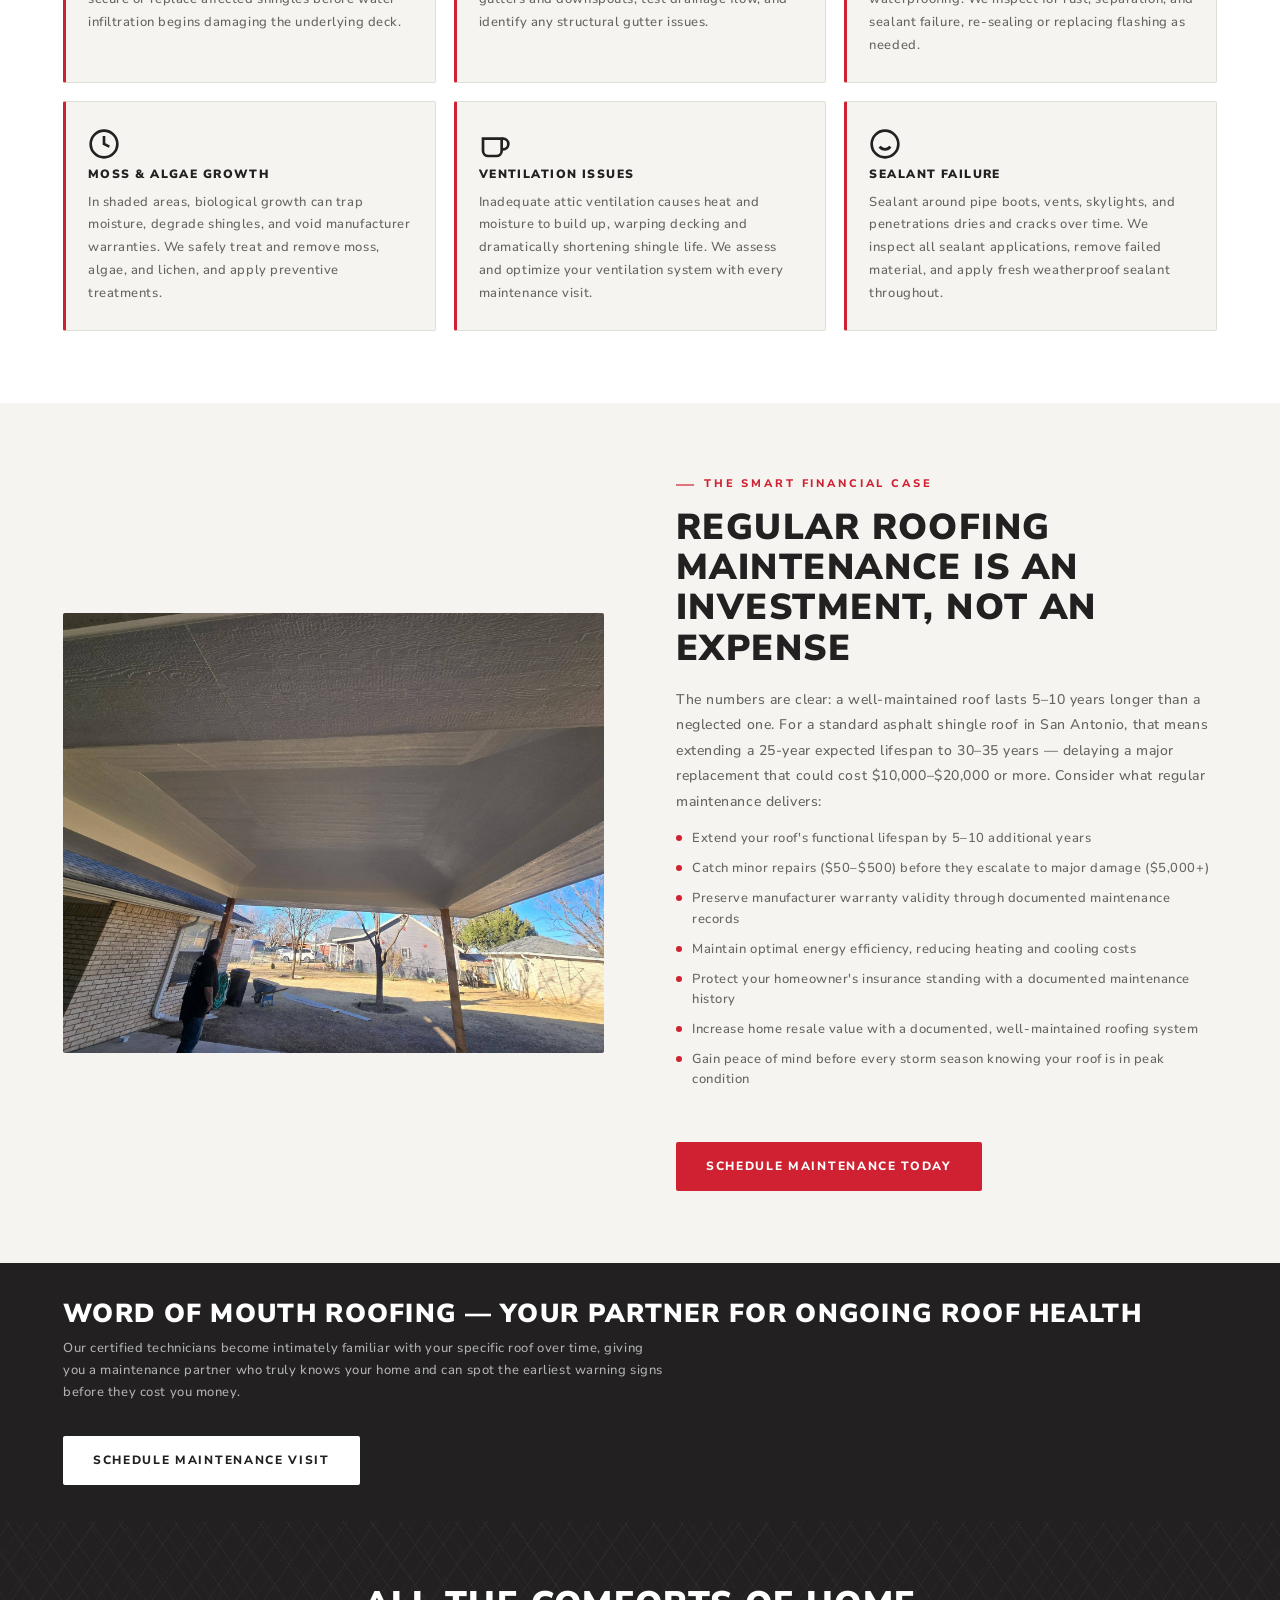
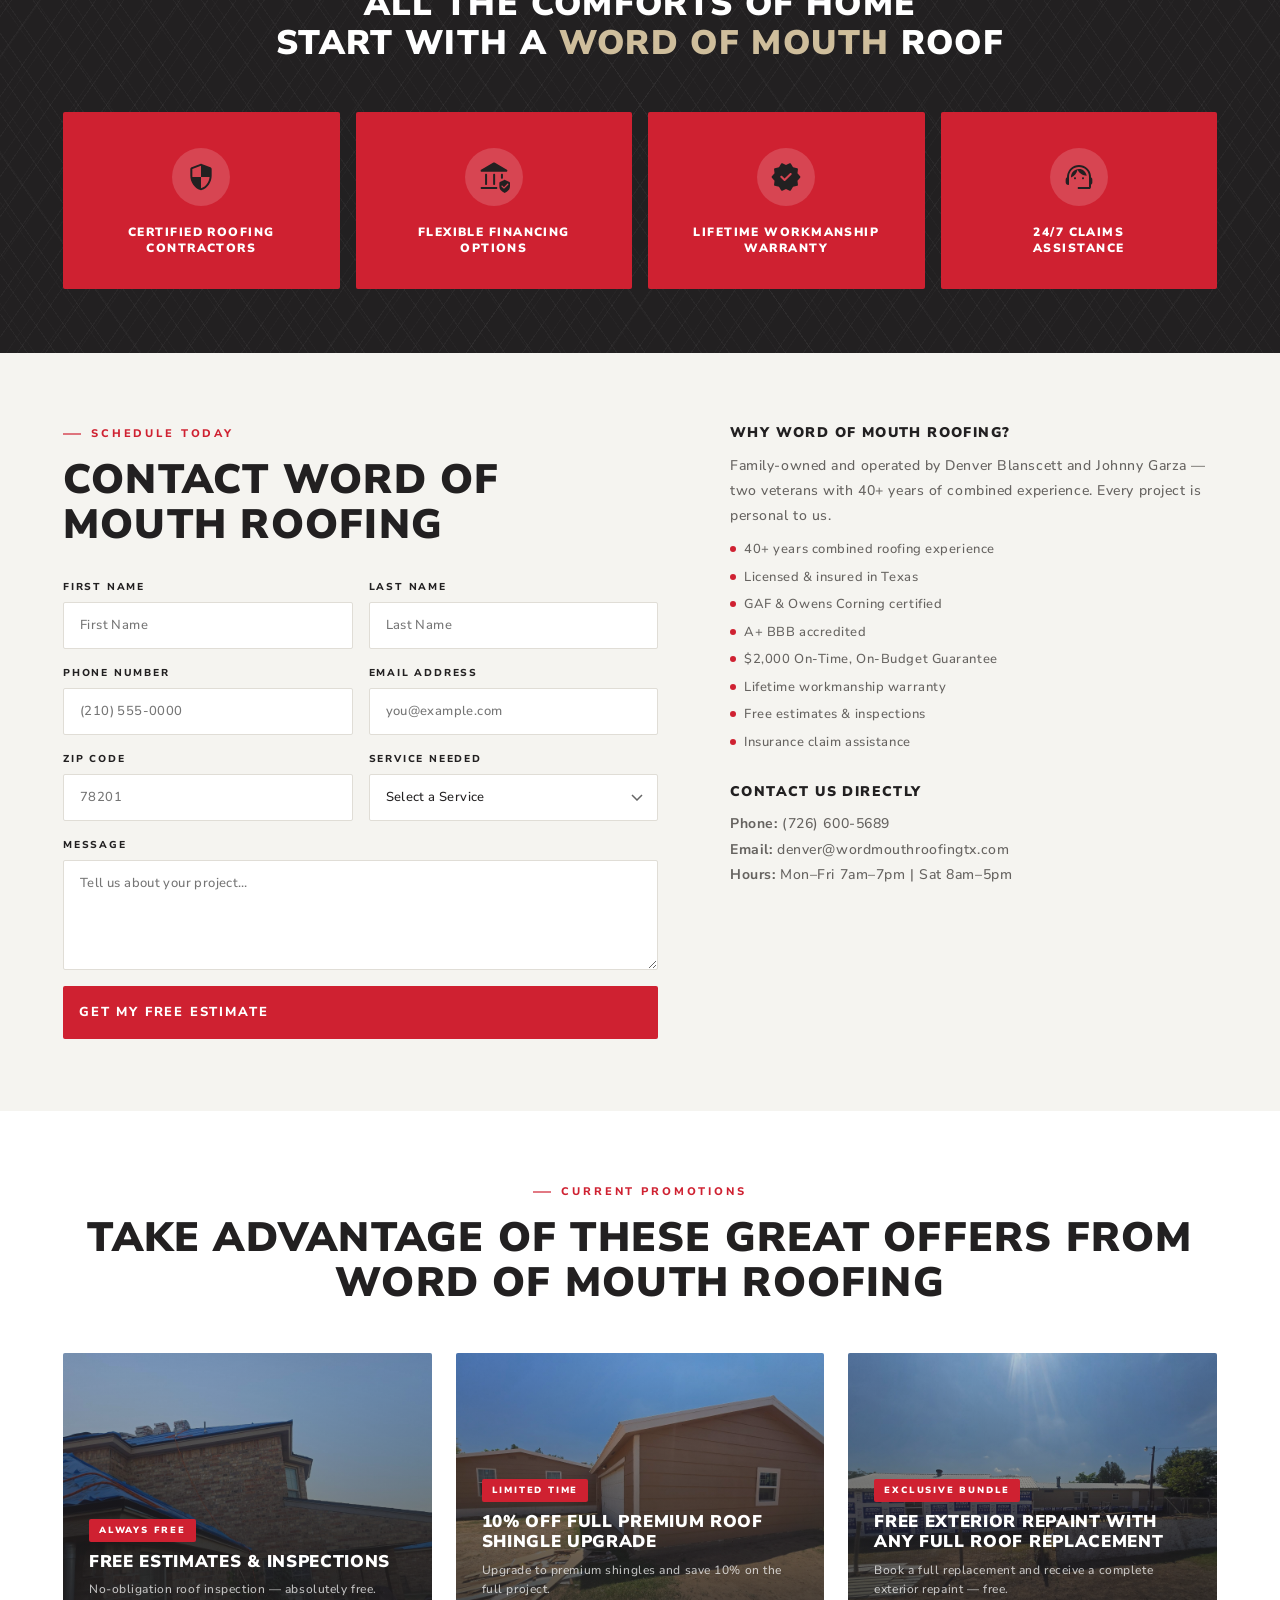
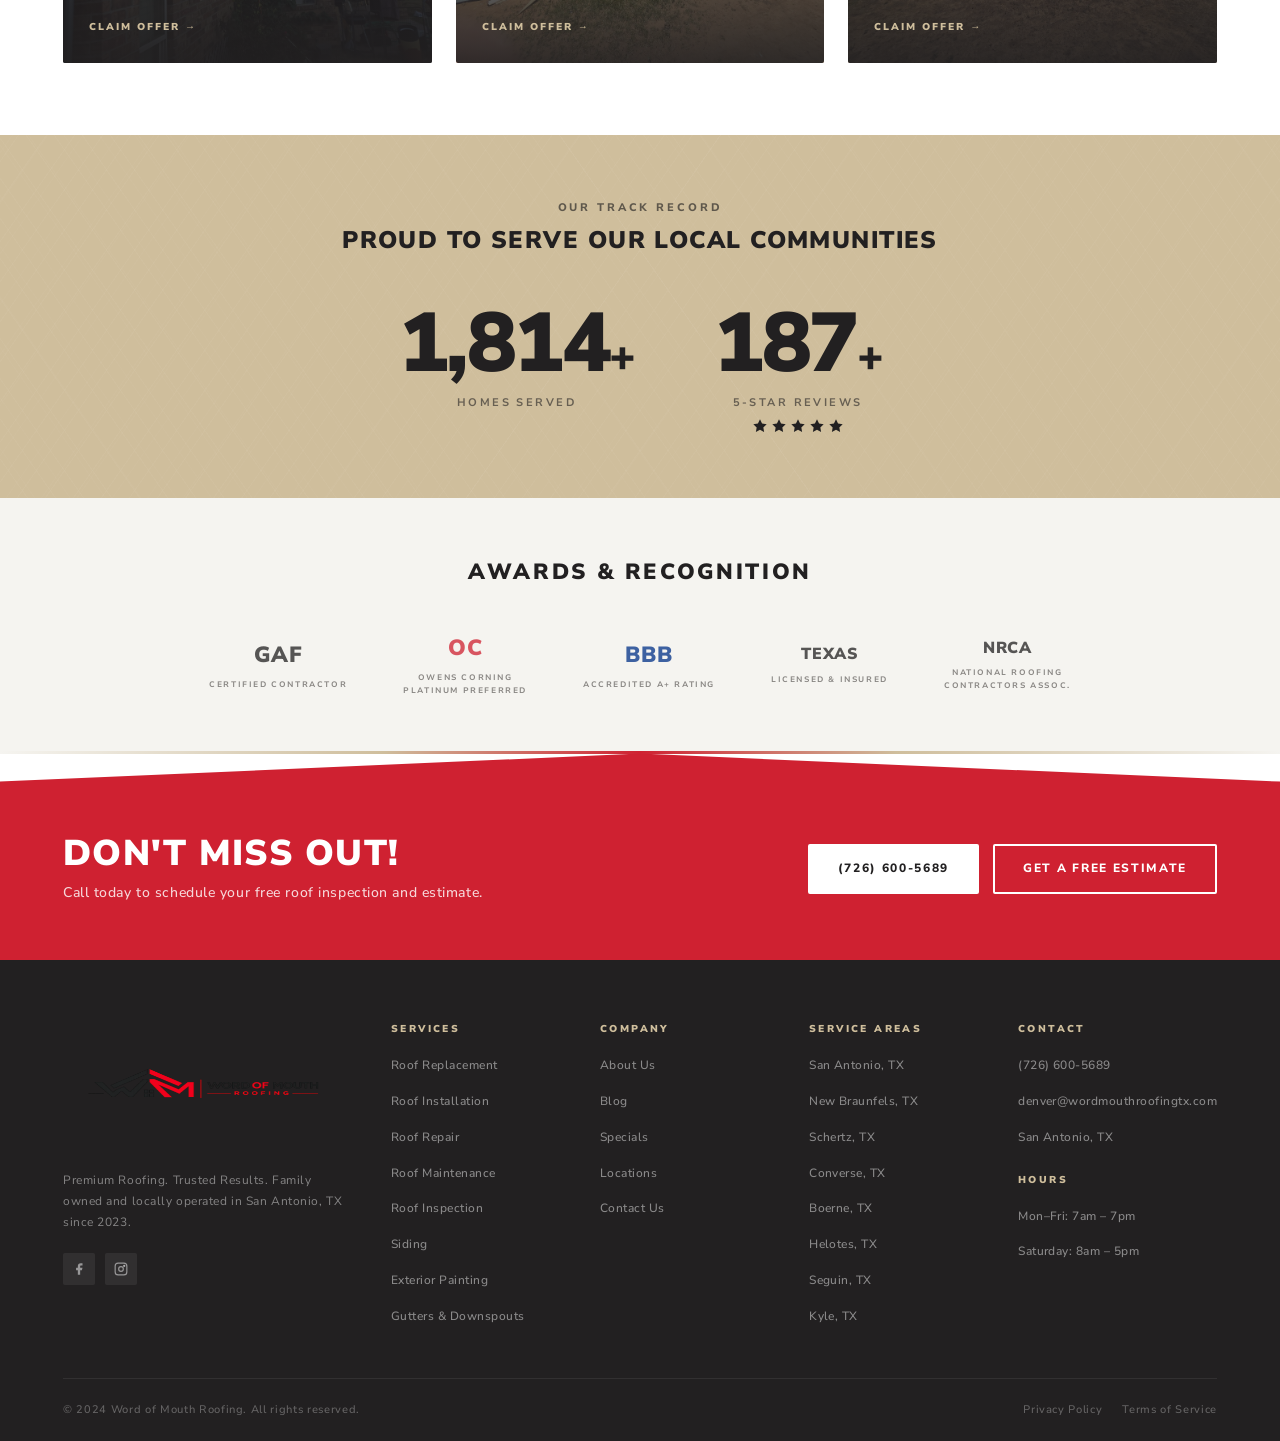
<file: services/roof-maintenance.html>
﻿<!DOCTYPE html>
<html lang="en">
<head>
<meta charset="UTF-8">
<meta name="viewport" content="width=device-width, initial-scale=1.0">
<title>Roof Maintenance San Antonio TX | Word of Mouth Roofing</title>
<meta name="description" content="Professional roof maintenance in San Antonio, TX. Word of Mouth Roofing's preventive maintenance plans extend roof life, prevent costly repairs, and protect your home year-round. Free inspections.">
<link rel="stylesheet" href="../css/styles.css">
</head>
<body>

<header class="site-header" id="siteHeader">
  <div class="top-bar">
    <div class="container top-bar-inner">
      <div class="tb-left">
        <a href="tel:+17266005689" class="tb-phone"><svg width="14" height="14" viewBox="0 0 24 24" fill="currentColor"><path d="M6.62 10.79c1.44 2.83 3.76 5.14 6.59 6.59l2.2-2.2c.27-.27.67-.36 1.02-.24 1.12.37 2.33.57 3.57.57.55 0 1 .45 1 1V20c0 .55-.45 1-1 1-9.39 0-17-7.61-17-17 0-.55.45-1 1-1h3.5c.55 0 1 .45 1 1 0 1.25.2 2.45.57 3.57.11.35.03.74-.25 1.02l-2.2 2.2z"/></svg>(726) 600-5689</a>
        <div class="tb-divider"></div>
        <a href="mailto:denver@wordmouthroofingtx.com" class="tb-email">denver@wordmouthroofingtx.com</a>
      </div>
      <div class="tb-right">
        <div class="tb-socials">
          <a href="#" class="tb-soc"><svg width="14" height="14" viewBox="0 0 24 24" fill="currentColor"><path d="M18 2h-3a5 5 0 00-5 5v3H7v4h3v8h4v-8h3l1-4h-4V7a1 1 0 011-1h3z"/></svg></a>
          <a href="#" class="tb-soc"><svg width="14" height="14" viewBox="0 0 24 24" fill="none" stroke="currentColor" stroke-width="2"><rect x="2" y="2" width="20" height="20" rx="5"/><circle cx="12" cy="12" r="4"/><circle cx="17.5" cy="6.5" r="1" fill="currentColor"/></svg></a>
        </div>
        <a href="../contact.html" class="tb-cta">Get A Free Estimate</a>
      </div>
    </div>
  </div>
  <nav class="main-nav">
    <div class="container nav-inner">
      <a href="../index.html" class="nav-logo"><img src="../assets/logo-nav.png" alt="Word of Mouth Roofing"></a>
      <div class="nav-links">
        <div class="nav-dd">
          <span class="nav-link nav-dd-toggle">Services <svg class="chevron" width="11" height="7" viewBox="0 0 11 7" fill="none"><path d="M1 1l4.5 4.5L10 1" stroke="currentColor" stroke-width="1.8"/></svg></span>
          <div class="nav-dd-menu">
            <a href="roof-replacement.html">Roof Replacement</a>
            <a href="roof-installation.html">Roof Installation</a>
            <a href="roof-repair.html">Roof Repair</a>
            <a href="roof-maintenance.html">Roof Maintenance</a>
            <a href="roof-inspection.html">Roof Inspection</a>
            <a href="siding.html">Siding</a>
            <a href="painting.html">Exterior Painting</a>
            <a href="gutters-downspouts.html">Gutters &amp; Downspouts</a>
          </div>
        </div>
        <a href="../about.html" class="nav-link">About</a>
        <a href="../blog.html" class="nav-link">Blog</a>
        <a href="../specials.html" class="nav-link">Specials</a>
        <a href="../locations.html" class="nav-link">Locations</a>
        <a href="../contact.html" class="nav-link nav-cta-btn">Get A Free Estimate</a>
      </div>
      <button class="burger" id="burger"><span></span><span></span><span></span></button>
    </div>
    <div class="nav-progress" id="navProgress"></div>
  </nav>
</header>
<div class="mobile-menu" id="mobileMenu">
  <button class="mob-close" id="mobileClose">✕</button>
  <img src="../assets/logo-white.png" class="mob-logo" alt="Word of Mouth Roofing">
  <a href="../index.html" class="mob-link">Home</a>
  <a href="#" class="mob-link" id="mobServicesToggle">Services ▾</a>
  <div class="mob-sub" id="mobServicesSub">
    <a href="roof-replacement.html">Roof Replacement</a>
    <a href="roof-installation.html">Roof Installation</a>
    <a href="roof-repair.html">Roof Repair</a>
    <a href="roof-maintenance.html">Roof Maintenance</a>
    <a href="roof-inspection.html">Roof Inspection</a>
    <a href="siding.html">Siding</a>
    <a href="painting.html">Exterior Painting</a>
    <a href="gutters-downspouts.html">Gutters &amp; Downspouts</a>
  </div>
  <a href="../about.html" class="mob-link">About</a>
  <a href="../blog.html" class="mob-link">Blog</a>
  <a href="../specials.html" class="mob-link">Specials</a>
  <a href="../locations.html" class="mob-link">Locations</a>
  <div class="mob-cta-wrap"><a href="../contact.html" class="mob-cta">Get A Free Estimate</a></div>
</div>

<!-- HERO -->
<section class="page-hero" style="background-image:url('../assets/roof-4.jpg')">
  <div class="page-hero-overlay"></div>
  <div class="container page-hero-inner">
    <span class="eyebrow eyebrow-light">Preventive Roof Care in San Antonio</span>
    <h1>PROTECT YOUR HOME WITH ROOFING MAINTENANCE</h1>
    <p class="hero-sub">Scheduled roof maintenance from Word of Mouth Roofing keeps your San Antonio home protected year-round, extends your roof's lifespan, and prevents small issues from becoming expensive emergencies.</p>
    <div class="hero-btns">
      <a href="../contact.html" class="btn btn-red">Schedule Maintenance</a>
      <a href="tel:+17266005689" class="btn btn-outline-white">(726) 600-5689</a>
    </div>
  </div>
</section>

<!-- PAGE INTRO -->
<section class="page-intro-sec">
  <div class="container">
    <div class="page-intro-inner">
      <span class="eyebrow">Roof Maintenance in San Antonio, TX</span>
      <h2 class="sec-h2">Preventive Roof Maintenance — Your Smartest Roofing Investment</h2>
      <p class="page-intro-text">Regular preventive roof maintenance is the single most cost-effective strategy for maximizing the lifespan of your roofing system and minimizing your total cost of ownership. San Antonio's climate — characterized by intense summer heat, powerful UV radiation, seasonal hailstorms, and sudden temperature swings — creates a uniquely demanding environment that accelerates roof wear and deterioration. Without routine professional attention, small issues like a cracked sealant bead, a slightly lifted shingle tab, or a minor gutter blockage can escalate into serious leaks, structural rot, and catastrophic system failure that costs thousands to remediate. Word of Mouth Roofing's maintenance programs are designed to identify and address these vulnerabilities before they become emergencies. Our certified technicians perform detailed inspections, make minor on-the-spot repairs, clean drainage systems, and provide you with a comprehensive written condition report after every visit. Whether you own a single-family home, a multi-unit property, or a commercial building in San Antonio, our maintenance plans are tailored to your roof type, age, and specific exposure conditions — giving you the confidence that your roof is always performing at its best.</p>
    </div>
  </div>
</section>

<!-- SERVICES GRID -->
<section class="int-svc-sec bg-white">
  <div class="container">
    <span class="eyebrow">What We Address</span>
    <h2 class="sec-h2">Roofing Maintenance Catches These Common Issues</h2>
    <p class="sec-sub">Our maintenance visits are thorough and systematic, catching every issue that could compromise your roof's performance before the next storm season hits.</p>
    <div class="int-svc-grid">
      <div class="int-svc-card" data-reveal>
        <div class="int-svc-icon"><svg width="32" height="32" viewBox="0 0 24 24" fill="none" stroke="currentColor" stroke-width="2"><path d="M3 9l9-7 9 7v11a2 2 0 01-2 2H5a2 2 0 01-2-2z"/></svg></div>
        <h3>Loose or Missing Shingles</h3>
        <p>Wind uplift and thermal cycling can loosen or displace shingles over time. We identify and re-secure or replace affected shingles before water infiltration begins damaging the underlying deck.</p>
      </div>
      <div class="int-svc-card" data-reveal data-delay="1">
        <div class="int-svc-icon"><svg width="32" height="32" viewBox="0 0 24 24" fill="none" stroke="currentColor" stroke-width="2"><path d="M3 8l4-4 4 4 4-4 4 4M3 16l4-4 4 4 4-4 4 4"/></svg></div>
        <h3>Clogged Gutters &amp; Drainage</h3>
        <p>Debris-filled gutters cause water to back up under shingles and saturate fascia boards. We clear all gutters and downspouts, test drainage flow, and identify any structural gutter issues.</p>
      </div>
      <div class="int-svc-card" data-reveal data-delay="2">
        <div class="int-svc-icon"><svg width="32" height="32" viewBox="0 0 24 24" fill="none" stroke="currentColor" stroke-width="2"><rect x="2" y="3" width="20" height="14" rx="2"/><path d="M8 21h8M12 17v4"/></svg></div>
        <h3>Flashing Deterioration</h3>
        <p>The metal flashing at roof edges, valleys, chimneys, and skylights is critical for waterproofing. We inspect for rust, separation, and sealant failure, re-sealing or replacing flashing as needed.</p>
      </div>
      <div class="int-svc-card" data-reveal data-delay="3">
        <div class="int-svc-icon"><svg width="32" height="32" viewBox="0 0 24 24" fill="none" stroke="currentColor" stroke-width="2"><path d="M12 2a10 10 0 100 20A10 10 0 0012 2z"/><path d="M12 6v6l4 2"/></svg></div>
        <h3>Moss &amp; Algae Growth</h3>
        <p>In shaded areas, biological growth can trap moisture, degrade shingles, and void manufacturer warranties. We safely treat and remove moss, algae, and lichen, and apply preventive treatments.</p>
      </div>
      <div class="int-svc-card" data-reveal data-delay="4">
        <div class="int-svc-icon"><svg width="32" height="32" viewBox="0 0 24 24" fill="none" stroke="currentColor" stroke-width="2"><path d="M17 8h1a4 4 0 010 8h-1"/><path d="M3 8h14v9a4 4 0 01-4 4H7a4 4 0 01-4-4V8z"/></svg></div>
        <h3>Ventilation Issues</h3>
        <p>Inadequate attic ventilation causes heat and moisture to build up, warping decking and dramatically shortening shingle life. We assess and optimize your ventilation system with every maintenance visit.</p>
      </div>
      <div class="int-svc-card" data-reveal data-delay="5">
        <div class="int-svc-icon"><svg width="32" height="32" viewBox="0 0 24 24" fill="none" stroke="currentColor" stroke-width="2"><circle cx="12" cy="12" r="10"/><path d="M8 14s1.5 2 4 2 4-2 4-2"/><line x1="9" y1="9" x2="9.01" y2="9"/><line x1="15" y1="9" x2="15.01" y2="9"/></svg></div>
        <h3>Sealant Failure</h3>
        <p>Sealant around pipe boots, vents, skylights, and penetrations dries and cracks over time. We inspect all sealant applications, remove failed material, and apply fresh weatherproof sealant throughout.</p>
      </div>
    </div>
  </div>
</section>

<!-- SPLIT: ROI OF MAINTENANCE -->
<section class="split-sec bg-light">
  <div class="container split-inner">
    <div class="split-img" data-reveal>
      <img src="../assets/roof-7.jpg" alt="Roof maintenance ROI San Antonio TX">
    </div>
    <div class="split-text" data-reveal data-delay="1">
      <span class="eyebrow">The Smart Financial Case</span>
      <h2 class="sec-h2">Regular Roofing Maintenance Is An Investment, Not An Expense</h2>
      <p>The numbers are clear: a well-maintained roof lasts 5–10 years longer than a neglected one. For a standard asphalt shingle roof in San Antonio, that means extending a 25-year expected lifespan to 30–35 years — delaying a major replacement that could cost $10,000–$20,000 or more. Consider what regular maintenance delivers:</p>
      <ul class="check-list">
        <li>Extend your roof's functional lifespan by 5–10 additional years</li>
        <li>Catch minor repairs ($50–$500) before they escalate to major damage ($5,000+)</li>
        <li>Preserve manufacturer warranty validity through documented maintenance records</li>
        <li>Maintain optimal energy efficiency, reducing heating and cooling costs</li>
        <li>Protect your homeowner's insurance standing with a documented maintenance history</li>
        <li>Increase home resale value with a documented, well-maintained roofing system</li>
        <li>Gain peace of mind before every storm season knowing your roof is in peak condition</li>
      </ul>
      <a href="../contact.html" class="btn btn-red" style="margin-top:24px">Schedule Maintenance Today</a>
    </div>
  </div>
</section>

<!-- CALLOUT BAR -->
<section class="callout-bar">
  <div class="container callout-bar-inner">
    <div>
      <h2>Word of Mouth Roofing — Your Partner for Ongoing Roof Health</h2>
      <p>Our certified technicians become intimately familiar with your specific roof over time, giving you a maintenance partner who truly knows your home and can spot the earliest warning signs before they cost you money.</p>
    </div>
    <a href="../contact.html" class="btn btn-white">Schedule Maintenance Visit</a>
  </div>
</section>

<!-- COMFORTS -->
<section class="comforts-sec">
  <div class="container">
    <p class="comforts-hed">All The Comforts Of Home<br>Start With A <span>Word Of Mouth</span> Roof</p>
    <div class="comforts-grid">
      <div class="comfort-card" data-reveal><div class="comfort-icon"><svg xmlns="http://www.w3.org/2000/svg" fill="none" viewBox="0 0 24 24" width="32" height="32"><path fill="currentColor" d="M12 20.4502c1.76665 -0.58335 3.22915 -1.65415 4.3875 -3.2125s1.8375 -3.30415 2.0375 -5.2375H12V3.625195L5.5 6.0502v4.9c0 0.2 0.00415 0.37085 0.0125 0.5125 0.00835 0.14165 0.02915 0.32085 0.0625 0.5375H12v8.45Zm0 1.45c-0.08335 0 -0.1625 -0.00835 -0.2375 -0.025 -0.075 -0.01665 -0.15415 -0.04165 -0.2375 -0.075 -2.31665 -0.78335 -4.15 -2.1875 -5.5 -4.2125 -1.35 -2.025 -2.025 -4.24585 -2.025 -6.6625v-4.9c0 -0.31665 0.091665 -0.60415 0.275 -0.8625 0.183335 -0.25834 0.416665 -0.44584 0.7 -0.562505l6.5 -2.425c0.18335 -0.066665 0.35835 -0.1 0.525 -0.1 0.16665 0 0.34165 0.033335 0.525 0.1l6.5 2.425c0.28335 0.116665 0.51665 0.304165 0.7 0.562505 0.18335 0.25835 0.275 0.54585 0.275 0.8625v4.9c0 2.41665 -0.675 4.6375 -2.025 6.6625 -1.35 2.025 -3.18335 3.42915 -5.5 4.2125 -0.08335 0.03335 -0.1625 0.05835 -0.2375 0.075 -0.075 0.01665 -0.15415 0.025 -0.2375 0.025Z" stroke-width="0.5"/></svg></div><h3>Certified Roofing<br>Contractors</h3></div>
      <div class="comfort-card" data-reveal data-delay="1"><div class="comfort-icon"><svg xmlns="http://www.w3.org/2000/svg" fill="none" viewBox="0 0 24 24" width="32" height="32"><path fill="currentColor" d="M5.3 17.2252v-6.975c0 -0.2125 0.07235 -0.39065 0.217 -0.5345 0.1445 -0.14365 0.32365 -0.2155 0.5375 -0.2155 0.21365 0 0.39135 0.07185 0.533 0.2155 0.14165 0.14385 0.2125 0.322 0.2125 0.5345v6.975c0 0.2125 -0.07235 0.3906 -0.217 0.53425 -0.1445 0.14385 -0.32365 0.21575 -0.5375 0.21575 -0.21365 0 -0.39135 -0.0719 -0.533 -0.21575 -0.14165 -0.14365 -0.2125 -0.32175 -0.2125 -0.53425Zm6.05 0v-6.975c0 -0.2125 0.07235 -0.39065 0.217 -0.5345 0.1445 -0.14365 0.32365 -0.2155 0.5375 -0.2155 0.21365 0 0.39135 0.07185 0.533 0.2155 0.14165 0.14385 0.2125 0.322 0.2125 0.5345v6.975c0 0.2125 -0.07235 0.3906 -0.217 0.53425 -0.1445 0.14385 -0.32365 0.21575 -0.5375 0.21575 -0.21365 0 -0.39135 -0.0719 -0.533 -0.21575 -0.14165 -0.14365 -0.2125 -0.32175 -0.2125 -0.53425Zm10 -9.225H2.575c-0.159665 0 -0.295415 -0.0559 -0.40725 -0.16775C2.055915 7.7206 2 7.58485 2 7.4252v-0.425c0 -0.1 0.029165 -0.19585 0.0875 -0.2875 0.058335 -0.09165 0.129165 -0.1625 0.2125 -0.2125L11.25 1.400195c0.23615 -0.133335 0.48615 -0.2 0.75 -0.2s0.51385 0.066665 0.75 0.2L21.675 6.4752c0.1 0.06665 0.17915 0.15 0.2375 0.25 0.05835 0.1 0.0875 0.2125 0.0875 0.3375v0.25575c0 0.19315 -0.06225 0.3551 -0.18675 0.48575 -0.12465 0.13065 -0.2791 0.196 -0.46325 0.196Zm-18.6 12.975c-0.2125 0 -0.390585 -0.07235 -0.53425 -0.217 -0.143835 -0.1445 -0.21575 -0.32365 -0.21575 -0.5375 0 -0.21365 0.071915 -0.39135 0.21575 -0.533 0.143665 -0.14165 0.32175 -0.2125 0.53425 -0.2125h11c0.2125 0 0.39065 0.07235 0.5345 0.217 0.14365 0.1445 0.2155 0.32365 0.2155 0.5375 0 0.21365 -0.07185 0.39135 -0.2155 0.533 -0.14385 0.14165 -0.322 0.2125 -0.5345 0.2125h-11Zm15.1955 -7.65c-0.21365 0 -0.39135 -0.0719 -0.533 -0.21575 -0.14165 -0.14365 -0.2125 -0.32175 -0.2125 -0.53425v-2.325c0 -0.2125 0.07235 -0.39065 0.217 -0.5345 0.1445 -0.14365 0.32365 -0.2155 0.5375 -0.2155 0.21365 0 0.39135 0.07185 0.533 0.2155 0.14165 0.14385 0.2125 0.322 0.2125 0.5345v2.325c0 0.2125 -0.07235 0.3906 -0.217 0.53425 -0.1445 0.14385 -0.32365 0.21575 -0.5375 0.21575ZM16 18.5502v-2.075c0 -0.136 0.0375 -0.26585 0.1125 -0.3895 0.075 -0.12365 0.17915 -0.21885 0.3125 -0.2855l3.25 -1.625c0.09515 -0.05 0.20235 -0.075 0.3215 -0.075 0.119 0 0.2285 0.025 0.3285 0.075l3.25 1.625c0.13335 0.06665 0.2375 0.16185 0.3125 0.2855 0.075 0.12365 0.1125 0.2535 0.1125 0.3895v2.075c0 1.3 -0.32915 2.39165 -0.9875 3.275 -0.65835 0.88335 -1.5625 1.56665 -2.7125 2.05 -0.06665 0.03335 -0.16665 0.05 -0.3 0.05l-0.3 -0.05c-1.15 -0.48335 -2.05415 -1.16665 -2.7125 -2.05 -0.65835 -0.88335 -0.9875 -1.975 -0.9875 -3.275Zm3.475 1.05 -1.125 -1.125c-0.1 -0.1 -0.21665 -0.15 -0.35 -0.15 -0.13335 0 -0.25 0.05 -0.35 0.15 -0.1 0.1 -0.15 0.21665 -0.15 0.35 0 0.13335 0.05 0.25 0.15 0.35l1.3 1.3c0.15 0.15 0.325 0.225 0.525 0.225s0.375 -0.075 0.525 -0.225l2.675 -2.675c0.1 -0.1 0.15 -0.21665 0.15 -0.35 0 -0.13335 -0.05 -0.25 -0.15 -0.35 -0.1 -0.1 -0.21665 -0.15 -0.35 -0.15 -0.13335 0 -0.25 0.05 -0.35 0.15l-2.5 2.5Z" stroke-width="0.5"/></svg></div><h3>Flexible Financing<br>Options</h3></div>
      <div class="comfort-card" data-reveal data-delay="2"><div class="comfort-icon"><svg xmlns="http://www.w3.org/2000/svg" fill="none" viewBox="0 0 24 24" width="32" height="32"><path fill="currentColor" d="m10.9246 13.17495 -1.825 -1.9c-0.15 -0.16665 -0.3333 -0.25 -0.55 -0.25 -0.21665 0 -0.4083 0.075 -0.575 0.225 -0.16665 0.16665 -0.25 0.35835 -0.25 0.575 0 0.21665 0.08335 0.40835 0.25 0.575l2.425 2.4c0.15 0.15 0.325 0.225 0.525 0.225s0.375 -0.075 0.525 -0.225l4.575 -4.55c0.15 -0.15 0.225 -0.33335 0.225 -0.55 0 -0.21665 -0.0833 -0.4 -0.25 -0.55 -0.15 -0.13335 -0.32915 -0.19585 -0.5375 -0.1875 -0.2083 0.00835 -0.37915 0.07915 -0.5125 0.2125l-4.025 4Zm-2.625 8.725 -1.55 -2.65 -3.09999 -0.625c-0.183335 -0.03335 -0.3375 -0.13335 -0.4625 -0.3s-0.170835 -0.34165 -0.1375 -0.525l0.35 -3 -1.975 -2.3c-0.133335 -0.13335 -0.2 -0.3 -0.2 -0.5s0.066665 -0.36665 0.2 -0.5l1.975 -2.275 -0.35 -3c-0.033335 -0.18335 0.0125 -0.35835 0.1375 -0.525 0.125 -0.16665 0.279165 -0.26665 0.4625 -0.3l3.09999 -0.625005 1.55 -2.675c0.1 -0.166665 0.2417 -0.283335 0.425 -0.35 0.18335 -0.066665 0.3667 -0.058335 0.55 0.025l2.725 1.275 2.725 -1.275c0.18335 -0.083335 0.3667 -0.095835 0.55 -0.0375 0.18335 0.058335 0.325 0.170835 0.425 0.3375l1.575 2.7 3.075 0.625005c0.18335 0.03335 0.3375 0.13335 0.4625 0.3s0.17085 0.34165 0.1375 0.525l-0.35 3 1.975 2.275c0.13335 0.13335 0.2 0.3 0.2 0.5s-0.06665 0.36665 -0.2 0.5l-1.975 2.3 0.35 3c0.03335 0.18335 -0.0125 0.35835 -0.1375 0.525 -0.125 0.16665 -0.27915 0.26665 -0.4625 0.3l-3.075 0.625 -1.575 2.675c-0.1 0.16665 -0.24165 0.27915 -0.425 0.3375 -0.1833 0.05835 -0.36665 0.04585 -0.55 -0.0375l-2.725 -1.275 -2.725 1.275c-0.1833 0.08335 -0.36665 0.09165 -0.55 0.025 -0.1833 -0.06665 -0.325 -0.18335 -0.425 -0.35Z" stroke-width="0.5"/></svg></div><h3>Lifetime Workmanship<br>Warranty</h3></div>
      <div class="comfort-card" data-reveal data-delay="3"><div class="comfort-icon"><svg xmlns="http://www.w3.org/2000/svg" fill="none" viewBox="0 0 24 24" width="32" height="32"><path fill="currentColor" d="M11.75 21c-0.2125 0 -0.3906 -0.07235 -0.53425 -0.217 -0.14385 -0.1445 -0.21575 -0.32365 -0.21575 -0.5375 0 -0.21365 0.0719 -0.39135 0.21575 -0.533 0.14365 -0.14165 0.32175 -0.2125 0.53425 -0.2125H19.5V11.9c0 -2.0615 -0.72765 -3.81015 -2.183 -5.246C15.86165 5.218 14.08935 4.5 12 4.5s-3.86165 0.718 -5.317 2.154C5.22765 8.08985 4.5 9.8385 4.5 11.9V17.5c0 0.14165 -0.047915 0.2604 -0.14375 0.35625C4.260415 17.9521 4.141665 18 4 18c-0.55 0 -1.020835 -0.19585 -1.4125 -0.5875C2.195835 17.02085 2 16.55 2 16v-2c0 -0.35 0.0875 -0.67915 0.2625 -0.9875 0.175 -0.30835 0.420835 -0.55415 0.7375 -0.7375l0.075 -1.325c0.133335 -1.13335 0.4625 -2.18335 0.9875 -3.15s1.18335 -1.80835 1.975 -2.525c0.79165 -0.716665 1.7 -1.275 2.725 -1.675C9.7875 3.2 10.86665 3 12 3c1.13335 0 2.20835 0.2 3.225 0.6 1.01665 0.4 1.925 0.954165 2.725 1.6625 0.8 0.70835 1.45835 1.54585 1.975 2.5125 0.51665 0.96665 0.85 2.01665 1 3.15l0.075 1.3c0.31665 0.15 0.5625 0.375 0.7375 0.675 0.175 0.3 0.2625 0.61665 0.2625 0.95v2.3c0 0.33335 -0.0875 0.65 -0.2625 0.95 -0.175 0.3 -0.42085 0.525 -0.7375 0.675V19.5c0 0.4125 -0.14685 0.7656 -0.4405 1.05925C20.26565 20.8531 19.9125 21 19.5 21H11.75Zm-2.7545 -7.25c-0.21365 0 -0.39135 -0.07235 -0.533 -0.217 -0.14165 -0.1445 -0.2125 -0.32365 -0.2125 -0.5375 0 -0.21365 0.07235 -0.39135 0.217 -0.533 0.1445 -0.14165 0.32365 -0.2125 0.5375 -0.2125 0.21365 0 0.39135 0.07235 0.533 0.217 0.14165 0.1445 0.2125 0.32365 0.2125 0.5375 0 0.21365 -0.07235 0.39135 -0.217 0.533 -0.1445 0.14165 -0.32365 0.2125 -0.5375 0.2125Zm6 0c-0.21365 0 -0.39135 -0.07235 -0.533 -0.217 -0.14165 -0.1445 -0.2125 -0.32365 -0.2125 -0.5375 0 -0.21365 0.07235 -0.39135 0.217 -0.533 0.1445 -0.14165 0.32365 -0.2125 0.5375 -0.2125 0.21365 0 0.39135 0.07235 0.533 0.217 0.14165 0.1445 0.2125 0.32365 0.2125 0.5375 0 0.21365 -0.07235 0.39135 -0.217 0.533 -0.1445 0.14165 -0.32365 0.2125 -0.5375 0.2125ZM6.025 12.45c-0.11665 -1.76665 0.41665 -3.28335 1.6 -4.55 1.18335 -1.26665 2.65835 -1.9 4.425 -1.9 1.45 0 2.70835 0.47915 3.775 1.4375s1.71665 2.15415 1.95 3.5875c-1.48335 -0.01665 -2.8375 -0.43335 -4.0625 -1.25s-2.17315 -1.89165 -2.8445 -3.225c-0.262 1.33335 -0.82215 2.52085 -1.6805 3.5625 -0.85835 1.04165 -1.9125 1.82085 -3.1625 2.3375Z" stroke-width="0.5"/></svg></div><h3>24/7 Claims<br>Assistance</h3></div>
    </div>
  </div>
</section>


<!-- CONTACT FORM -->
<section class="contact-sec">
  <div class="container">
    <div class="contact-inner">
      <div>
        <span class="eyebrow">Schedule Today</span>
        <h2 class="sec-h2">Contact Word Of Mouth Roofing</h2>
        <form class="contact-form" id="contactForm" novalidate>
          <div class="form-row">
            <div class="form-group"><label>First Name</label><input type="text" name="fname" placeholder="First Name" required></div>
            <div class="form-group"><label>Last Name</label><input type="text" name="lname" placeholder="Last Name" required></div>
          </div>
          <div class="form-row">
            <div class="form-group"><label>Phone Number</label><input type="tel" name="phone" placeholder="(210) 555-0000" required></div>
            <div class="form-group"><label>Email Address</label><input type="email" name="email" placeholder="you@example.com" required></div>
          </div>
          <div class="form-row">
            <div class="form-group"><label>ZIP Code</label><input type="text" name="zip" placeholder="78201"></div>
            <div class="form-group"><label>Service Needed</label><select name="service"><option value="">Select a Service</option><option>Roof Replacement</option><option>Roof Repair</option><option>Roof Installation</option><option>Roof Maintenance</option><option>Roof Inspection</option><option>Siding</option><option>Exterior Painting</option><option>Gutters &amp; Downspouts</option><option>Other</option></select></div>
          </div>
          <div class="form-group"><label>Message</label><textarea name="message" placeholder="Tell us about your project…"></textarea></div>
          <button type="submit" class="btn btn-red form-submit">Get My Free Estimate</button>
        </form>
      </div>
      <div class="contact-info-col" data-reveal>
        <h3>Why Word Of Mouth Roofing?</h3>
        <p>Family-owned and operated by Denver Blanscett and Johnny Garza — two veterans with 40+ years of combined experience. Every project is personal to us.</p>
        <ul><li>40+ years combined roofing experience</li><li>Licensed &amp; insured in Texas</li><li>GAF &amp; Owens Corning certified</li><li>A+ BBB accredited</li><li>$2,000 On-Time, On-Budget Guarantee</li><li>Lifetime workmanship warranty</li><li>Free estimates &amp; inspections</li><li>Insurance claim assistance</li></ul>
        <h3>Contact Us Directly</h3>
        <p><strong>Phone:</strong> <a href="tel:+17266005689">(726) 600-5689</a><br><strong>Email:</strong> <a href="mailto:denver@wordmouthroofingtx.com">denver@wordmouthroofingtx.com</a><br><strong>Hours:</strong> Mon–Fri 7am–7pm | Sat 8am–5pm</p>
      </div>
    </div>
  </div>
</section>

<!-- OFFERS -->
<section class="offers-sec">
  <div class="container">
    <span class="eyebrow" style="text-align:center;display:block">Current Promotions</span>
    <h2 class="sec-h2 center">Take Advantage Of These Great Offers From Word Of Mouth Roofing</h2>
    <div class="offers-grid" style="margin-top:48px">
      <a href="../contact.html" class="offer-card"><img src="../assets/roof-1.jpg" alt="Free Estimates"><div class="offer-body"><span class="offer-tag">Always Free</span><h3>Free Estimates &amp; Inspections</h3><p>No-obligation roof inspection — absolutely free.</p><span class="offer-link">Claim Offer →</span></div></a>
      <a href="../specials.html" class="offer-card"><img src="../assets/roof-5.jpg" alt="10% Off"><div class="offer-body"><span class="offer-tag">Limited Time</span><h3>10% OFF Full Premium Roof Shingle Upgrade</h3><p>Upgrade to premium shingles and save 10% on the full project.</p><span class="offer-link">Claim Offer →</span></div></a>
      <a href="../specials.html" class="offer-card"><img src="../assets/roof-8.jpg" alt="Free Repaint"><div class="offer-body"><span class="offer-tag">Exclusive Bundle</span><h3>FREE Exterior Repaint With Any Full Roof Replacement</h3><p>Book a full replacement and receive a complete exterior repaint — free.</p><span class="offer-link">Claim Offer →</span></div></a>
    </div>
  </div>
</section>

<!-- STATS -->
<section class="stats-bar">
  <div class="container">
    <span class="stats-eyebrow">Our Track Record</span>
    <p class="stats-hed">Proud To Serve Our Local Communities</p>
    <div class="stats-nums">
      <div class="stat-item"><span class="stat-num"><span class="count" data-target="2400">0</span><span class="stat-suffix">+</span></span><span class="stat-label">Homes Served</span></div>
      <div class="stat-item"><span class="stat-num"><span class="count" data-target="247">0</span><span class="stat-suffix">+</span></span><span class="stat-label">5-Star Reviews</span><div class="stat-stars"><svg width="16" height="16" viewBox="0 0 24 24" fill="currentColor"><path d="M12 2l3.09 6.26L22 9.27l-5 4.87 1.18 6.88L12 17.77l-6.18 3.25L7 14.14 2 9.27l6.91-1.01L12 2z"/></svg><svg width="16" height="16" viewBox="0 0 24 24" fill="currentColor"><path d="M12 2l3.09 6.26L22 9.27l-5 4.87 1.18 6.88L12 17.77l-6.18 3.25L7 14.14 2 9.27l6.91-1.01L12 2z"/></svg><svg width="16" height="16" viewBox="0 0 24 24" fill="currentColor"><path d="M12 2l3.09 6.26L22 9.27l-5 4.87 1.18 6.88L12 17.77l-6.18 3.25L7 14.14 2 9.27l6.91-1.01L12 2z"/></svg><svg width="16" height="16" viewBox="0 0 24 24" fill="currentColor"><path d="M12 2l3.09 6.26L22 9.27l-5 4.87 1.18 6.88L12 17.77l-6.18 3.25L7 14.14 2 9.27l6.91-1.01L12 2z"/></svg><svg width="16" height="16" viewBox="0 0 24 24" fill="currentColor"><path d="M12 2l3.09 6.26L22 9.27l-5 4.87 1.18 6.88L12 17.77l-6.18 3.25L7 14.14 2 9.27l6.91-1.01L12 2z"/></svg></div></div>
    </div>
  </div>
</section>

<!-- AWARDS -->
<section class="awards-sec">
  <div class="container">
    <p class="awards-hed">Awards &amp; Recognition</p>
    <div class="awards-logos">
      <div class="award-logo-item"><strong>GAF</strong><span>Certified Contractor</span></div>
      <div class="award-logo-item"><strong style="color:var(--red)">OC</strong><span>Owens Corning<br>Platinum Preferred</span></div>
      <div class="award-logo-item"><strong style="color:#003087">BBB</strong><span>Accredited A+ Rating</span></div>
      <div class="award-logo-item"><strong style="font-size:16px">TEXAS</strong><span>Licensed &amp; Insured</span></div>
      <div class="award-logo-item"><strong style="font-size:16px">NRCA</strong><span>National Roofing<br>Contractors Assoc.</span></div>
    </div>
  </div>
</section>

<!-- CTA -->
<section class="cta-banner">
  <div class="container">
    <div class="cta-banner-inner">
      <div><h2>Don't Miss Out!</h2><p>Call today to schedule your free roof inspection and estimate.</p></div>
      <div class="cta-banner-btns"><a href="tel:+17266005689" class="btn btn-white">(726) 600-5689</a><a href="../contact.html" class="btn btn-outline-white">Get A Free Estimate</a></div>
    </div>
  </div>
</section>

<!-- FOOTER -->
<footer class="site-footer">
  <div class="container">
    <div class="footer-grid">
      <div class="footer-brand"><img src="../assets/logo-nav.png" class="footer-logo" alt="Word of Mouth Roofing"><p class="footer-tagline">Premium Roofing. Trusted Results. Family owned and locally operated in San Antonio, TX since 2023.</p><div class="footer-socials"><a href="#" class="footer-soc"><svg width="14" height="14" viewBox="0 0 24 24" fill="currentColor"><path d="M18 2h-3a5 5 0 00-5 5v3H7v4h3v8h4v-8h3l1-4h-4V7a1 1 0 011-1h3z"/></svg></a><a href="#" class="footer-soc"><svg width="14" height="14" viewBox="0 0 24 24" fill="none" stroke="currentColor" stroke-width="2"><rect x="2" y="2" width="20" height="20" rx="5"/><circle cx="12" cy="12" r="4"/><circle cx="17.5" cy="6.5" r="1" fill="currentColor"/></svg></a></div></div>
      <div class="footer-col"><h4>Services</h4><ul><li><a href="roof-replacement.html">Roof Replacement</a></li><li><a href="roof-installation.html">Roof Installation</a></li><li><a href="roof-repair.html">Roof Repair</a></li><li><a href="roof-maintenance.html">Roof Maintenance</a></li><li><a href="roof-inspection.html">Roof Inspection</a></li><li><a href="siding.html">Siding</a></li><li><a href="painting.html">Exterior Painting</a></li><li><a href="gutters-downspouts.html">Gutters &amp; Downspouts</a></li></ul></div>
      <div class="footer-col"><h4>Company</h4><ul><li><a href="../about.html">About Us</a></li><li><a href="../blog.html">Blog</a></li><li><a href="../specials.html">Specials</a></li><li><a href="../locations.html">Locations</a></li><li><a href="../contact.html">Contact Us</a></li></ul></div>
      <div class="footer-col"><h4>Service Areas</h4><ul><li><a href="../locations.html">San Antonio, TX</a></li><li><a href="../locations.html">New Braunfels, TX</a></li><li><a href="../locations.html">Schertz, TX</a></li><li><a href="../locations.html">Converse, TX</a></li><li><a href="../locations.html">Boerne, TX</a></li><li><a href="../locations.html">Helotes, TX</a></li><li><a href="../locations.html">Seguin, TX</a></li><li><a href="../locations.html">Kyle, TX</a></li></ul></div>
      <div class="footer-col"><h4>Contact</h4><ul><li><a href="tel:+17266005689">(726) 600-5689</a></li><li><a href="mailto:denver@wordmouthroofingtx.com">denver@wordmouthroofingtx.com</a></li><li><a href="#">San Antonio, TX</a></li></ul><h4 style="margin-top:24px">Hours</h4><ul><li><a href="#">Mon–Fri: 7am – 7pm</a></li><li><a href="#">Saturday: 8am – 5pm</a></li></ul></div>
    </div>
    <div class="footer-bottom"><p class="footer-copy">&copy; 2024 Word of Mouth Roofing. All rights reserved.</p><div class="footer-legal"><a href="#">Privacy Policy</a><a href="#">Terms of Service</a></div></div>
  </div>
</footer>
<script src="../js/main.js"></script>
</body>
</html>
</file>
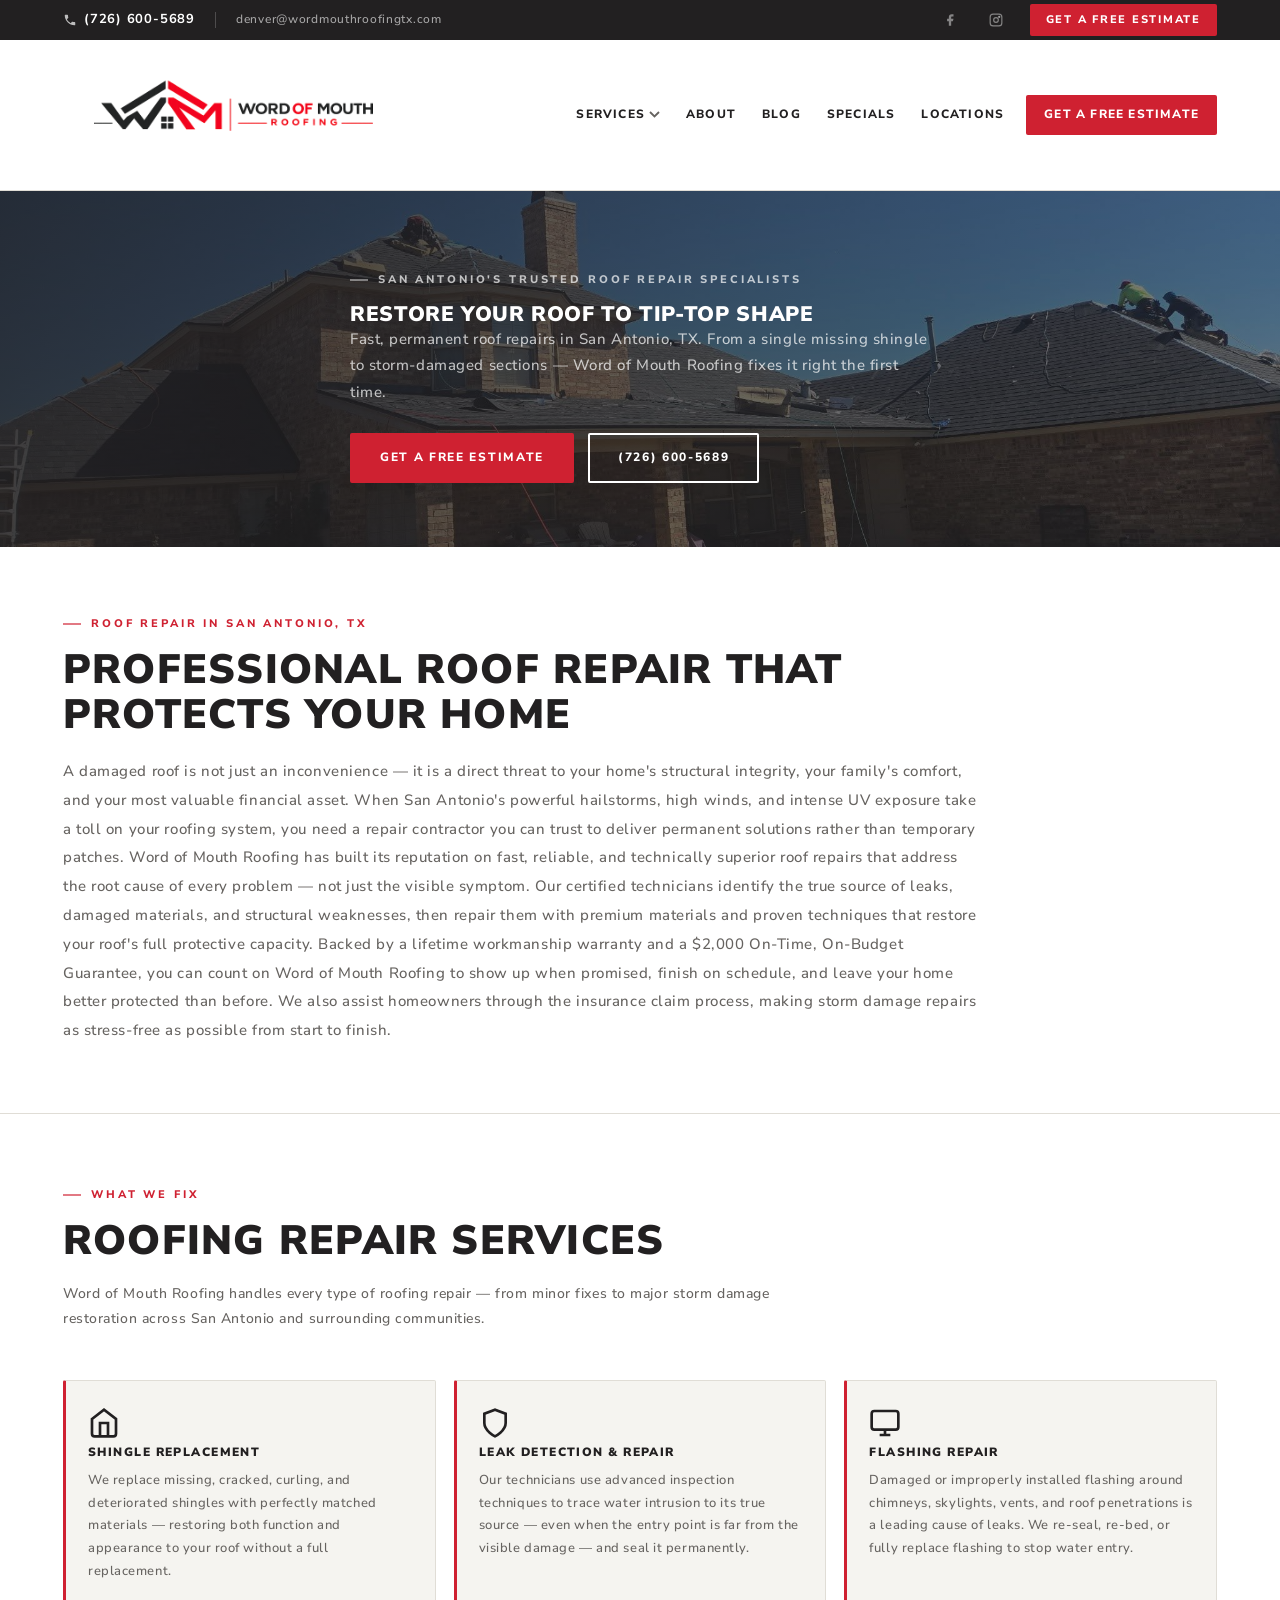
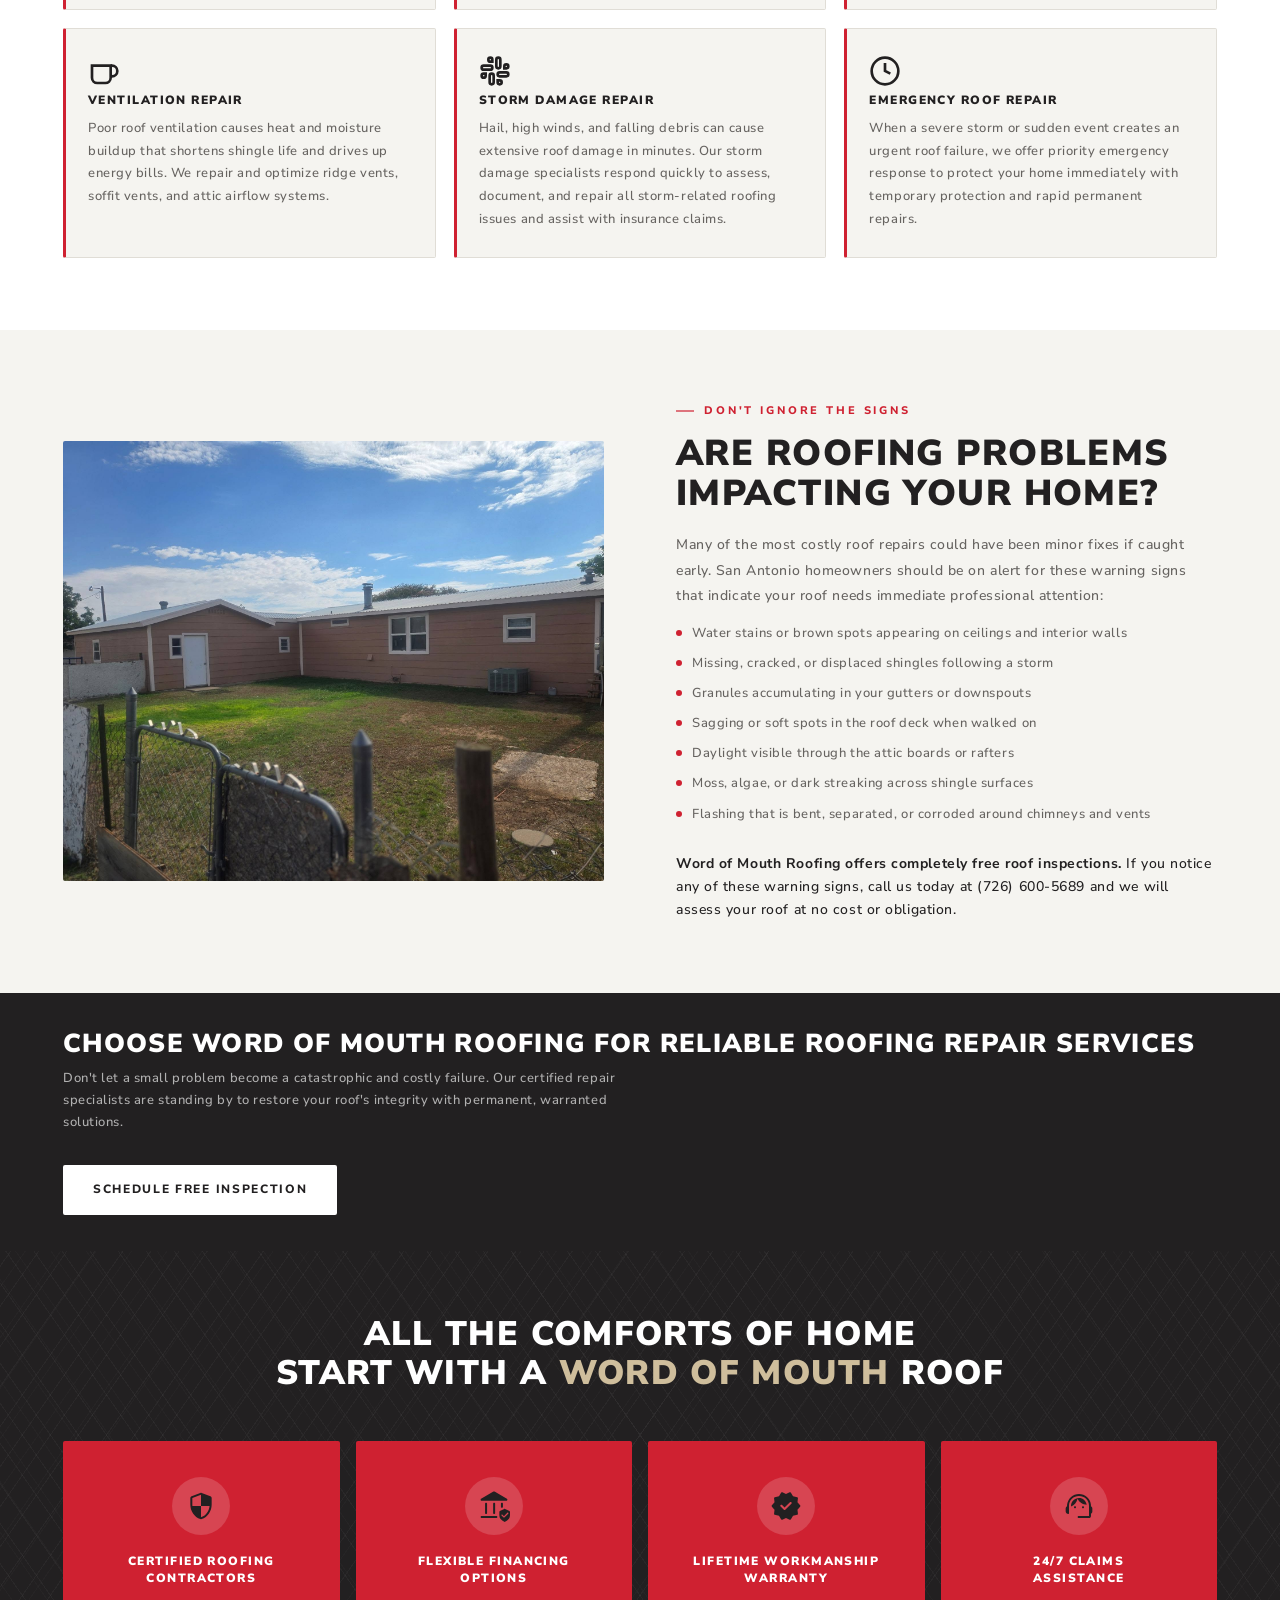
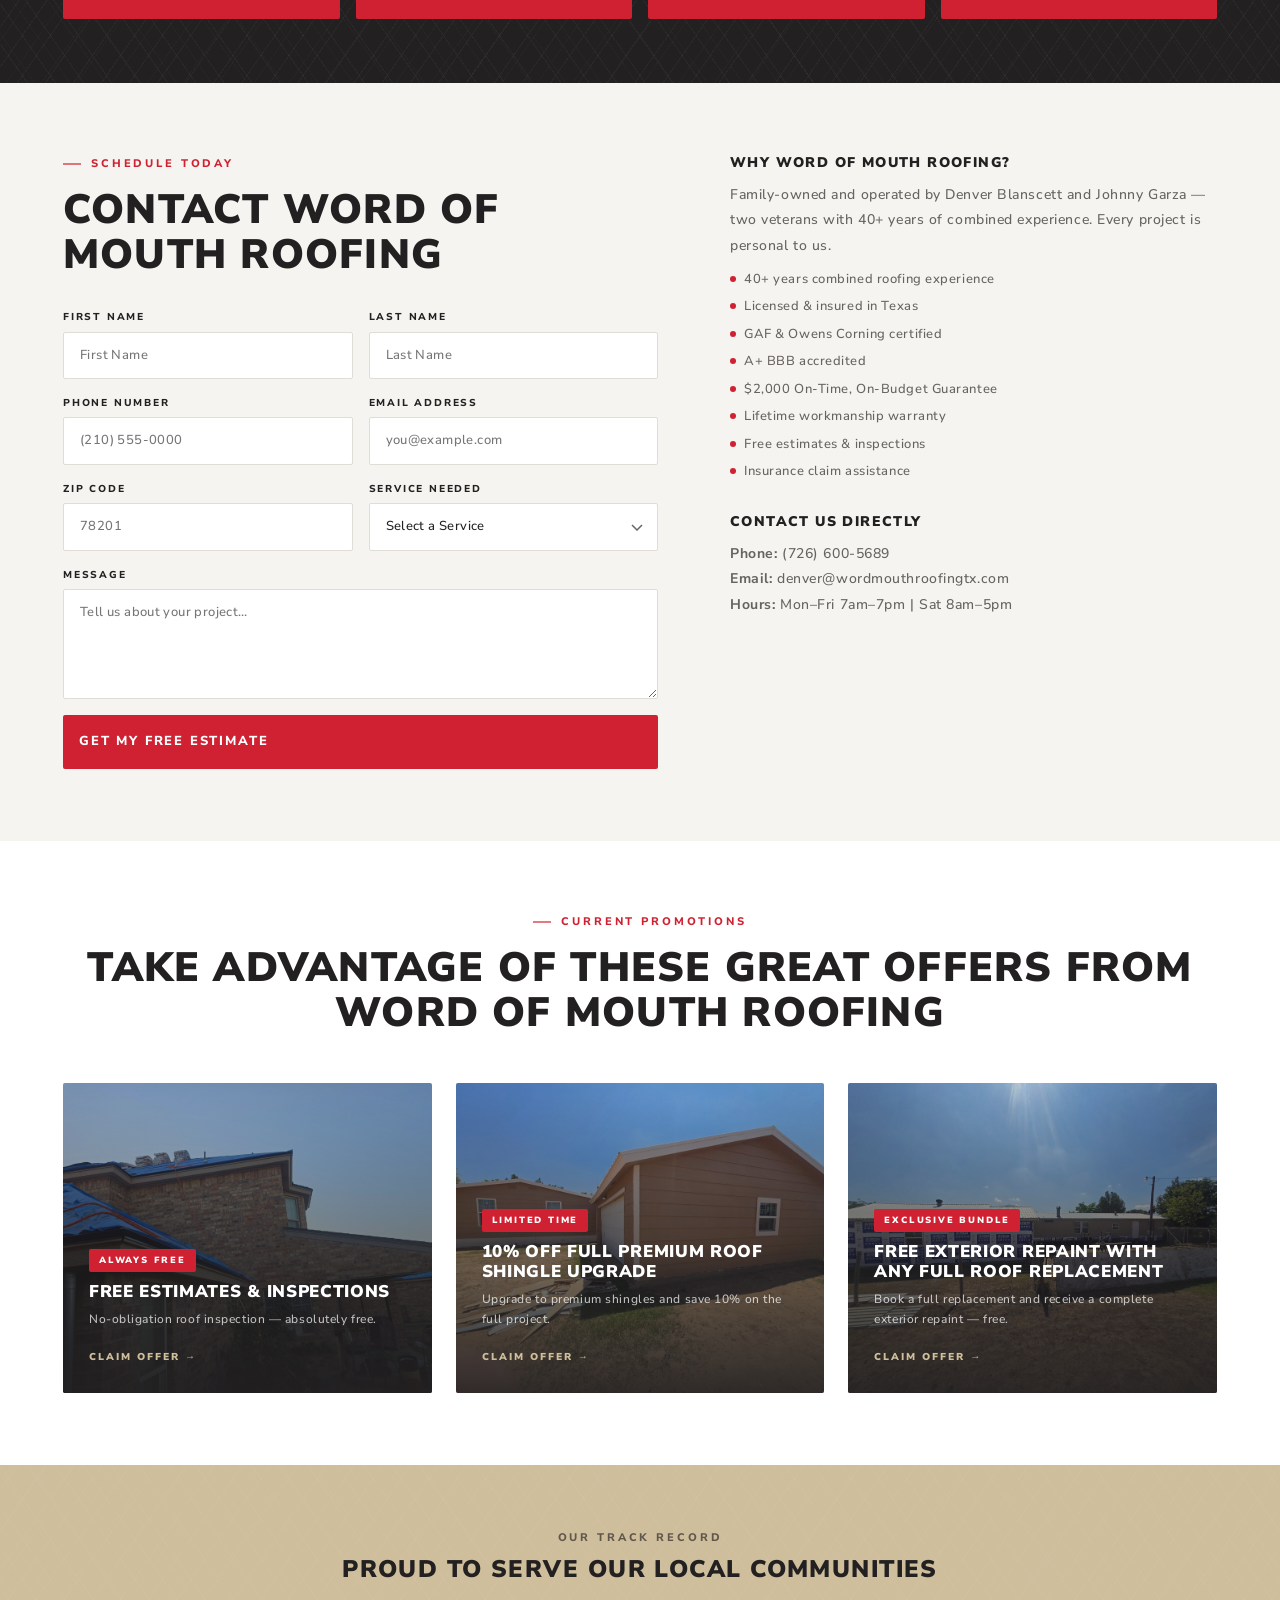
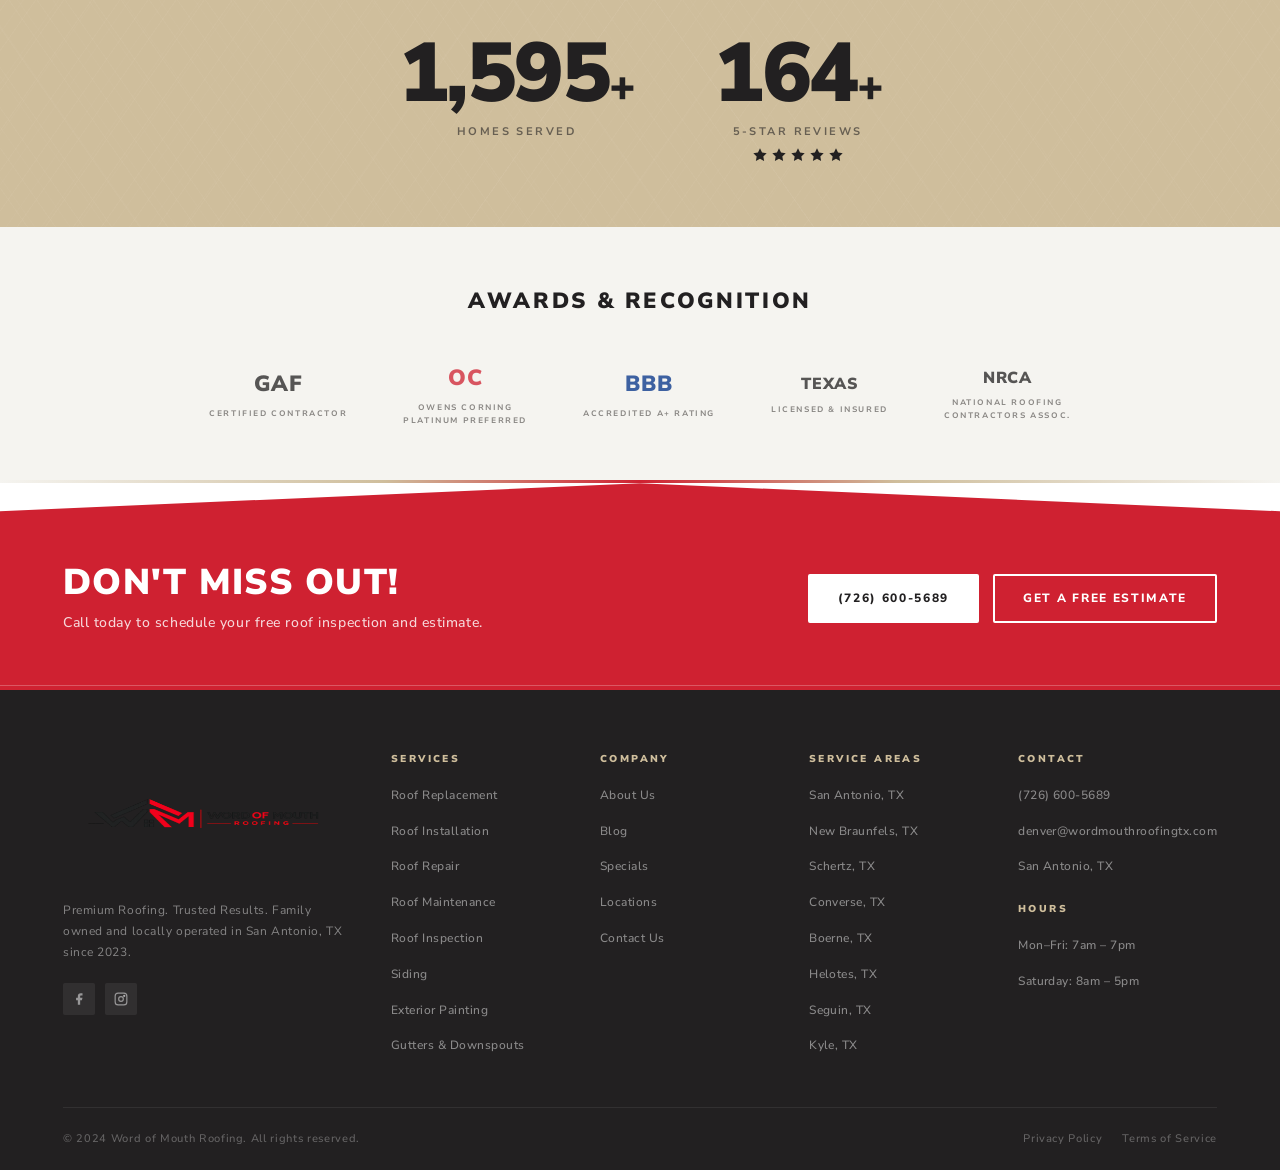
<file: services/roof-repair.html>
﻿<!DOCTYPE html>
<html lang="en">
<head>
<meta charset="UTF-8">
<meta name="viewport" content="width=device-width, initial-scale=1.0">
<title>Roof Repair San Antonio TX | Word of Mouth Roofing</title>
<meta name="description" content="Professional roof repair in San Antonio, TX. Word of Mouth Roofing fixes leaks, storm damage, missing shingles, and more. Fast, reliable, and backed by a lifetime warranty. Free inspections.">
<link rel="stylesheet" href="../css/styles.css">
</head>
<body>

<header class="site-header" id="siteHeader">
  <div class="top-bar">
    <div class="container top-bar-inner">
      <div class="tb-left">
        <a href="tel:+17266005689" class="tb-phone"><svg width="14" height="14" viewBox="0 0 24 24" fill="currentColor"><path d="M6.62 10.79c1.44 2.83 3.76 5.14 6.59 6.59l2.2-2.2c.27-.27.67-.36 1.02-.24 1.12.37 2.33.57 3.57.57.55 0 1 .45 1 1V20c0 .55-.45 1-1 1-9.39 0-17-7.61-17-17 0-.55.45-1 1-1h3.5c.55 0 1 .45 1 1 0 1.25.2 2.45.57 3.57.11.35.03.74-.25 1.02l-2.2 2.2z"/></svg>(726) 600-5689</a>
        <div class="tb-divider"></div>
        <a href="mailto:denver@wordmouthroofingtx.com" class="tb-email">denver@wordmouthroofingtx.com</a>
      </div>
      <div class="tb-right">
        <div class="tb-socials">
          <a href="#" class="tb-soc"><svg width="14" height="14" viewBox="0 0 24 24" fill="currentColor"><path d="M18 2h-3a5 5 0 00-5 5v3H7v4h3v8h4v-8h3l1-4h-4V7a1 1 0 011-1h3z"/></svg></a>
          <a href="#" class="tb-soc"><svg width="14" height="14" viewBox="0 0 24 24" fill="none" stroke="currentColor" stroke-width="2"><rect x="2" y="2" width="20" height="20" rx="5"/><circle cx="12" cy="12" r="4"/><circle cx="17.5" cy="6.5" r="1" fill="currentColor"/></svg></a>
        </div>
        <a href="../contact.html" class="tb-cta">Get A Free Estimate</a>
      </div>
    </div>
  </div>
  <nav class="main-nav">
    <div class="container nav-inner">
      <a href="../index.html" class="nav-logo"><img src="../assets/logo-nav.png" alt="Word of Mouth Roofing"></a>
      <div class="nav-links">
        <div class="nav-dd">
          <span class="nav-link nav-dd-toggle">Services <svg class="chevron" width="11" height="7" viewBox="0 0 11 7" fill="none"><path d="M1 1l4.5 4.5L10 1" stroke="currentColor" stroke-width="1.8"/></svg></span>
          <div class="nav-dd-menu">
            <a href="roof-replacement.html">Roof Replacement</a>
            <a href="roof-installation.html">Roof Installation</a>
            <a href="roof-repair.html">Roof Repair</a>
            <a href="roof-maintenance.html">Roof Maintenance</a>
            <a href="roof-inspection.html">Roof Inspection</a>
            <a href="siding.html">Siding</a>
            <a href="painting.html">Exterior Painting</a>
            <a href="gutters-downspouts.html">Gutters &amp; Downspouts</a>
          </div>
        </div>
        <a href="../about.html" class="nav-link">About</a>
        <a href="../blog.html" class="nav-link">Blog</a>
        <a href="../specials.html" class="nav-link">Specials</a>
        <a href="../locations.html" class="nav-link">Locations</a>
        <a href="../contact.html" class="nav-link nav-cta-btn">Get A Free Estimate</a>
      </div>
      <button class="burger" id="burger"><span></span><span></span><span></span></button>
    </div>
    <div class="nav-progress" id="navProgress"></div>
  </nav>
</header>
<div class="mobile-menu" id="mobileMenu">
  <button class="mob-close" id="mobileClose">✕</button>
  <img src="../assets/logo-white.png" class="mob-logo" alt="Word of Mouth Roofing">
  <a href="../index.html" class="mob-link">Home</a>
  <a href="#" class="mob-link" id="mobServicesToggle">Services ▾</a>
  <div class="mob-sub" id="mobServicesSub">
    <a href="roof-replacement.html">Roof Replacement</a>
    <a href="roof-installation.html">Roof Installation</a>
    <a href="roof-repair.html">Roof Repair</a>
    <a href="roof-maintenance.html">Roof Maintenance</a>
    <a href="roof-inspection.html">Roof Inspection</a>
    <a href="siding.html">Siding</a>
    <a href="painting.html">Exterior Painting</a>
    <a href="gutters-downspouts.html">Gutters &amp; Downspouts</a>
  </div>
  <a href="../about.html" class="mob-link">About</a>
  <a href="../blog.html" class="mob-link">Blog</a>
  <a href="../specials.html" class="mob-link">Specials</a>
  <a href="../locations.html" class="mob-link">Locations</a>
  <div class="mob-cta-wrap"><a href="../contact.html" class="mob-cta">Get A Free Estimate</a></div>
</div>

<!-- HERO -->
<section class="page-hero" style="background-image:url('../assets/roof-3.jpg')">
  <div class="page-hero-overlay"></div>
  <div class="container page-hero-inner">
    <span class="eyebrow eyebrow-light">San Antonio's Trusted Roof Repair Specialists</span>
    <h1>RESTORE YOUR ROOF TO TIP-TOP SHAPE</h1>
    <p class="hero-sub">Fast, permanent roof repairs in San Antonio, TX. From a single missing shingle to storm-damaged sections — Word of Mouth Roofing fixes it right the first time.</p>
    <div class="hero-btns">
      <a href="../contact.html" class="btn btn-red">Get A Free Estimate</a>
      <a href="tel:+17266005689" class="btn btn-outline-white">(726) 600-5689</a>
    </div>
  </div>
</section>

<!-- PAGE INTRO -->
<section class="page-intro-sec">
  <div class="container">
    <div class="page-intro-inner">
      <span class="eyebrow">Roof Repair in San Antonio, TX</span>
      <h2 class="sec-h2">Professional Roof Repair That Protects Your Home</h2>
      <p class="page-intro-text">A damaged roof is not just an inconvenience — it is a direct threat to your home's structural integrity, your family's comfort, and your most valuable financial asset. When San Antonio's powerful hailstorms, high winds, and intense UV exposure take a toll on your roofing system, you need a repair contractor you can trust to deliver permanent solutions rather than temporary patches. Word of Mouth Roofing has built its reputation on fast, reliable, and technically superior roof repairs that address the root cause of every problem — not just the visible symptom. Our certified technicians identify the true source of leaks, damaged materials, and structural weaknesses, then repair them with premium materials and proven techniques that restore your roof's full protective capacity. Backed by a lifetime workmanship warranty and a $2,000 On-Time, On-Budget Guarantee, you can count on Word of Mouth Roofing to show up when promised, finish on schedule, and leave your home better protected than before. We also assist homeowners through the insurance claim process, making storm damage repairs as stress-free as possible from start to finish.</p>
    </div>
  </div>
</section>

<!-- SERVICES GRID -->
<section class="int-svc-sec bg-white">
  <div class="container">
    <span class="eyebrow">What We Fix</span>
    <h2 class="sec-h2">Roofing Repair Services</h2>
    <p class="sec-sub">Word of Mouth Roofing handles every type of roofing repair — from minor fixes to major storm damage restoration across San Antonio and surrounding communities.</p>
    <div class="int-svc-grid">
      <div class="int-svc-card" data-reveal>
        <div class="int-svc-icon"><svg width="32" height="32" viewBox="0 0 24 24" fill="none" stroke="currentColor" stroke-width="2"><path d="M3 9l9-7 9 7v11a2 2 0 01-2 2H5a2 2 0 01-2-2z"/><polyline points="9 22 9 12 15 12 15 22"/></svg></div>
        <h3>Shingle Replacement</h3>
        <p>We replace missing, cracked, curling, and deteriorated shingles with perfectly matched materials — restoring both function and appearance to your roof without a full replacement.</p>
      </div>
      <div class="int-svc-card" data-reveal data-delay="1">
        <div class="int-svc-icon"><svg width="32" height="32" viewBox="0 0 24 24" fill="none" stroke="currentColor" stroke-width="2"><path d="M12 22s8-4 8-10V5l-8-3-8 3v7c0 6 8 10 8 10z"/></svg></div>
        <h3>Leak Detection &amp; Repair</h3>
        <p>Our technicians use advanced inspection techniques to trace water intrusion to its true source — even when the entry point is far from the visible damage — and seal it permanently.</p>
      </div>
      <div class="int-svc-card" data-reveal data-delay="2">
        <div class="int-svc-icon"><svg width="32" height="32" viewBox="0 0 24 24" fill="none" stroke="currentColor" stroke-width="2"><rect x="2" y="3" width="20" height="14" rx="2"/><path d="M8 21h8M12 17v4"/></svg></div>
        <h3>Flashing Repair</h3>
        <p>Damaged or improperly installed flashing around chimneys, skylights, vents, and roof penetrations is a leading cause of leaks. We re-seal, re-bed, or fully replace flashing to stop water entry.</p>
      </div>
      <div class="int-svc-card" data-reveal data-delay="3">
        <div class="int-svc-icon"><svg width="32" height="32" viewBox="0 0 24 24" fill="none" stroke="currentColor" stroke-width="2"><path d="M17 8h1a4 4 0 010 8h-1"/><path d="M3 8h14v9a4 4 0 01-4 4H7a4 4 0 01-4-4V8z"/></svg></div>
        <h3>Ventilation Repair</h3>
        <p>Poor roof ventilation causes heat and moisture buildup that shortens shingle life and drives up energy bills. We repair and optimize ridge vents, soffit vents, and attic airflow systems.</p>
      </div>
      <div class="int-svc-card" data-reveal data-delay="4">
        <div class="int-svc-icon"><svg width="32" height="32" viewBox="0 0 24 24" fill="none" stroke="currentColor" stroke-width="2"><path d="M14.5 10c-.83 0-1.5-.67-1.5-1.5v-5c0-.83.67-1.5 1.5-1.5s1.5.67 1.5 1.5v5c0 .83-.67 1.5-1.5 1.5z"/><path d="M20.5 10H19V8.5c0-.83.67-1.5 1.5-1.5s1.5.67 1.5 1.5-.67 1.5-1.5 1.5z"/><path d="M9.5 14c.83 0 1.5.67 1.5 1.5v5c0 .83-.67 1.5-1.5 1.5S8 21.33 8 20.5v-5c0-.83.67-1.5 1.5-1.5z"/><path d="M3.5 14H5v1.5c0 .83-.67 1.5-1.5 1.5S2 16.33 2 15.5 2.67 14 3.5 14z"/><path d="M14 14.5c0-.83.67-1.5 1.5-1.5h5c.83 0 1.5.67 1.5 1.5s-.67 1.5-1.5 1.5h-5c-.83 0-1.5-.67-1.5-1.5z"/><path d="M15.5 19H14v1.5c0 .83.67 1.5 1.5 1.5s1.5-.67 1.5-1.5-.67-1.5-1.5-1.5z"/><path d="M10 9.5C10 8.67 9.33 8 8.5 8h-5C2.67 8 2 8.67 2 9.5S2.67 11 3.5 11h5c.83 0 1.5-.67 1.5-1.5z"/><path d="M8.5 5H10V3.5C10 2.67 9.33 2 8.5 2S7 2.67 7 3.5 7.67 5 8.5 5z"/></svg></div>
        <h3>Storm Damage Repair</h3>
        <p>Hail, high winds, and falling debris can cause extensive roof damage in minutes. Our storm damage specialists respond quickly to assess, document, and repair all storm-related roofing issues and assist with insurance claims.</p>
      </div>
      <div class="int-svc-card" data-reveal data-delay="5">
        <div class="int-svc-icon"><svg width="32" height="32" viewBox="0 0 24 24" fill="none" stroke="currentColor" stroke-width="2"><circle cx="12" cy="12" r="10"/><polyline points="12 6 12 12 16 14"/></svg></div>
        <h3>Emergency Roof Repair</h3>
        <p>When a severe storm or sudden event creates an urgent roof failure, we offer priority emergency response to protect your home immediately with temporary protection and rapid permanent repairs.</p>
      </div>
    </div>
  </div>
</section>

<!-- SPLIT: WARNING SIGNS -->
<section class="split-sec bg-light">
  <div class="container split-inner">
    <div class="split-img" data-reveal>
      <img src="../assets/roof-6.jpg" alt="Roof damage warning signs San Antonio TX">
    </div>
    <div class="split-text" data-reveal data-delay="1">
      <span class="eyebrow">Don't Ignore the Signs</span>
      <h2 class="sec-h2">Are Roofing Problems Impacting Your Home?</h2>
      <p>Many of the most costly roof repairs could have been minor fixes if caught early. San Antonio homeowners should be on alert for these warning signs that indicate your roof needs immediate professional attention:</p>
      <ul class="check-list">
        <li>Water stains or brown spots appearing on ceilings and interior walls</li>
        <li>Missing, cracked, or displaced shingles following a storm</li>
        <li>Granules accumulating in your gutters or downspouts</li>
        <li>Sagging or soft spots in the roof deck when walked on</li>
        <li>Daylight visible through the attic boards or rafters</li>
        <li>Moss, algae, or dark streaking across shingle surfaces</li>
        <li>Flashing that is bent, separated, or corroded around chimneys and vents</li>
      </ul>
      <div class="callout-inline">
        <strong>Word of Mouth Roofing offers completely free roof inspections.</strong> If you notice any of these warning signs, call us today at <a href="tel:+17266005689">(726) 600-5689</a> and we will assess your roof at no cost or obligation.
      </div>
    </div>
  </div>
</section>

<!-- CALLOUT BAR -->
<section class="callout-bar">
  <div class="container callout-bar-inner">
    <div>
      <h2>Choose Word of Mouth Roofing for Reliable Roofing Repair Services</h2>
      <p>Don't let a small problem become a catastrophic and costly failure. Our certified repair specialists are standing by to restore your roof's integrity with permanent, warranted solutions.</p>
    </div>
    <a href="../contact.html" class="btn btn-white">Schedule Free Inspection</a>
  </div>
</section>

<!-- COMFORTS -->
<section class="comforts-sec">
  <div class="container">
    <p class="comforts-hed">All The Comforts Of Home<br>Start With A <span>Word Of Mouth</span> Roof</p>
    <div class="comforts-grid">
      <div class="comfort-card" data-reveal><div class="comfort-icon"><svg xmlns="http://www.w3.org/2000/svg" fill="none" viewBox="0 0 24 24" width="32" height="32"><path fill="currentColor" d="M12 20.4502c1.76665 -0.58335 3.22915 -1.65415 4.3875 -3.2125s1.8375 -3.30415 2.0375 -5.2375H12V3.625195L5.5 6.0502v4.9c0 0.2 0.00415 0.37085 0.0125 0.5125 0.00835 0.14165 0.02915 0.32085 0.0625 0.5375H12v8.45Zm0 1.45c-0.08335 0 -0.1625 -0.00835 -0.2375 -0.025 -0.075 -0.01665 -0.15415 -0.04165 -0.2375 -0.075 -2.31665 -0.78335 -4.15 -2.1875 -5.5 -4.2125 -1.35 -2.025 -2.025 -4.24585 -2.025 -6.6625v-4.9c0 -0.31665 0.091665 -0.60415 0.275 -0.8625 0.183335 -0.25834 0.416665 -0.44584 0.7 -0.562505l6.5 -2.425c0.18335 -0.066665 0.35835 -0.1 0.525 -0.1 0.16665 0 0.34165 0.033335 0.525 0.1l6.5 2.425c0.28335 0.116665 0.51665 0.304165 0.7 0.562505 0.18335 0.25835 0.275 0.54585 0.275 0.8625v4.9c0 2.41665 -0.675 4.6375 -2.025 6.6625 -1.35 2.025 -3.18335 3.42915 -5.5 4.2125 -0.08335 0.03335 -0.1625 0.05835 -0.2375 0.075 -0.075 0.01665 -0.15415 0.025 -0.2375 0.025Z" stroke-width="0.5"/></svg></div><h3>Certified Roofing<br>Contractors</h3></div>
      <div class="comfort-card" data-reveal data-delay="1"><div class="comfort-icon"><svg xmlns="http://www.w3.org/2000/svg" fill="none" viewBox="0 0 24 24" width="32" height="32"><path fill="currentColor" d="M5.3 17.2252v-6.975c0 -0.2125 0.07235 -0.39065 0.217 -0.5345 0.1445 -0.14365 0.32365 -0.2155 0.5375 -0.2155 0.21365 0 0.39135 0.07185 0.533 0.2155 0.14165 0.14385 0.2125 0.322 0.2125 0.5345v6.975c0 0.2125 -0.07235 0.3906 -0.217 0.53425 -0.1445 0.14385 -0.32365 0.21575 -0.5375 0.21575 -0.21365 0 -0.39135 -0.0719 -0.533 -0.21575 -0.14165 -0.14365 -0.2125 -0.32175 -0.2125 -0.53425Zm6.05 0v-6.975c0 -0.2125 0.07235 -0.39065 0.217 -0.5345 0.1445 -0.14365 0.32365 -0.2155 0.5375 -0.2155 0.21365 0 0.39135 0.07185 0.533 0.2155 0.14165 0.14385 0.2125 0.322 0.2125 0.5345v6.975c0 0.2125 -0.07235 0.3906 -0.217 0.53425 -0.1445 0.14385 -0.32365 0.21575 -0.5375 0.21575 -0.21365 0 -0.39135 -0.0719 -0.533 -0.21575 -0.14165 -0.14365 -0.2125 -0.32175 -0.2125 -0.53425Zm10 -9.225H2.575c-0.159665 0 -0.295415 -0.0559 -0.40725 -0.16775C2.055915 7.7206 2 7.58485 2 7.4252v-0.425c0 -0.1 0.029165 -0.19585 0.0875 -0.2875 0.058335 -0.09165 0.129165 -0.1625 0.2125 -0.2125L11.25 1.400195c0.23615 -0.133335 0.48615 -0.2 0.75 -0.2s0.51385 0.066665 0.75 0.2L21.675 6.4752c0.1 0.06665 0.17915 0.15 0.2375 0.25 0.05835 0.1 0.0875 0.2125 0.0875 0.3375v0.25575c0 0.19315 -0.06225 0.3551 -0.18675 0.48575 -0.12465 0.13065 -0.2791 0.196 -0.46325 0.196Zm-18.6 12.975c-0.2125 0 -0.390585 -0.07235 -0.53425 -0.217 -0.143835 -0.1445 -0.21575 -0.32365 -0.21575 -0.5375 0 -0.21365 0.071915 -0.39135 0.21575 -0.533 0.143665 -0.14165 0.32175 -0.2125 0.53425 -0.2125h11c0.2125 0 0.39065 0.07235 0.5345 0.217 0.14365 0.1445 0.2155 0.32365 0.2155 0.5375 0 0.21365 -0.07185 0.39135 -0.2155 0.533 -0.14385 0.14165 -0.322 0.2125 -0.5345 0.2125h-11Zm15.1955 -7.65c-0.21365 0 -0.39135 -0.0719 -0.533 -0.21575 -0.14165 -0.14365 -0.2125 -0.32175 -0.2125 -0.53425v-2.325c0 -0.2125 0.07235 -0.39065 0.217 -0.5345 0.1445 -0.14365 0.32365 -0.2155 0.5375 -0.2155 0.21365 0 0.39135 0.07185 0.533 0.2155 0.14165 0.14385 0.2125 0.322 0.2125 0.5345v2.325c0 0.2125 -0.07235 0.3906 -0.217 0.53425 -0.1445 0.14385 -0.32365 0.21575 -0.5375 0.21575ZM16 18.5502v-2.075c0 -0.136 0.0375 -0.26585 0.1125 -0.3895 0.075 -0.12365 0.17915 -0.21885 0.3125 -0.2855l3.25 -1.625c0.09515 -0.05 0.20235 -0.075 0.3215 -0.075 0.119 0 0.2285 0.025 0.3285 0.075l3.25 1.625c0.13335 0.06665 0.2375 0.16185 0.3125 0.2855 0.075 0.12365 0.1125 0.2535 0.1125 0.3895v2.075c0 1.3 -0.32915 2.39165 -0.9875 3.275 -0.65835 0.88335 -1.5625 1.56665 -2.7125 2.05 -0.06665 0.03335 -0.16665 0.05 -0.3 0.05l-0.3 -0.05c-1.15 -0.48335 -2.05415 -1.16665 -2.7125 -2.05 -0.65835 -0.88335 -0.9875 -1.975 -0.9875 -3.275Zm3.475 1.05 -1.125 -1.125c-0.1 -0.1 -0.21665 -0.15 -0.35 -0.15 -0.13335 0 -0.25 0.05 -0.35 0.15 -0.1 0.1 -0.15 0.21665 -0.15 0.35 0 0.13335 0.05 0.25 0.15 0.35l1.3 1.3c0.15 0.15 0.325 0.225 0.525 0.225s0.375 -0.075 0.525 -0.225l2.675 -2.675c0.1 -0.1 0.15 -0.21665 0.15 -0.35 0 -0.13335 -0.05 -0.25 -0.15 -0.35 -0.1 -0.1 -0.21665 -0.15 -0.35 -0.15 -0.13335 0 -0.25 0.05 -0.35 0.15l-2.5 2.5Z" stroke-width="0.5"/></svg></div><h3>Flexible Financing<br>Options</h3></div>
      <div class="comfort-card" data-reveal data-delay="2"><div class="comfort-icon"><svg xmlns="http://www.w3.org/2000/svg" fill="none" viewBox="0 0 24 24" width="32" height="32"><path fill="currentColor" d="m10.9246 13.17495 -1.825 -1.9c-0.15 -0.16665 -0.3333 -0.25 -0.55 -0.25 -0.21665 0 -0.4083 0.075 -0.575 0.225 -0.16665 0.16665 -0.25 0.35835 -0.25 0.575 0 0.21665 0.08335 0.40835 0.25 0.575l2.425 2.4c0.15 0.15 0.325 0.225 0.525 0.225s0.375 -0.075 0.525 -0.225l4.575 -4.55c0.15 -0.15 0.225 -0.33335 0.225 -0.55 0 -0.21665 -0.0833 -0.4 -0.25 -0.55 -0.15 -0.13335 -0.32915 -0.19585 -0.5375 -0.1875 -0.2083 0.00835 -0.37915 0.07915 -0.5125 0.2125l-4.025 4Zm-2.625 8.725 -1.55 -2.65 -3.09999 -0.625c-0.183335 -0.03335 -0.3375 -0.13335 -0.4625 -0.3s-0.170835 -0.34165 -0.1375 -0.525l0.35 -3 -1.975 -2.3c-0.133335 -0.13335 -0.2 -0.3 -0.2 -0.5s0.066665 -0.36665 0.2 -0.5l1.975 -2.275 -0.35 -3c-0.033335 -0.18335 0.0125 -0.35835 0.1375 -0.525 0.125 -0.16665 0.279165 -0.26665 0.4625 -0.3l3.09999 -0.625005 1.55 -2.675c0.1 -0.166665 0.2417 -0.283335 0.425 -0.35 0.18335 -0.066665 0.3667 -0.058335 0.55 0.025l2.725 1.275 2.725 -1.275c0.18335 -0.083335 0.3667 -0.095835 0.55 -0.0375 0.18335 0.058335 0.325 0.170835 0.425 0.3375l1.575 2.7 3.075 0.625005c0.18335 0.03335 0.3375 0.13335 0.4625 0.3s0.17085 0.34165 0.1375 0.525l-0.35 3 1.975 2.275c0.13335 0.13335 0.2 0.3 0.2 0.5s-0.06665 0.36665 -0.2 0.5l-1.975 2.3 0.35 3c0.03335 0.18335 -0.0125 0.35835 -0.1375 0.525 -0.125 0.16665 -0.27915 0.26665 -0.4625 0.3l-3.075 0.625 -1.575 2.675c-0.1 0.16665 -0.24165 0.27915 -0.425 0.3375 -0.1833 0.05835 -0.36665 0.04585 -0.55 -0.0375l-2.725 -1.275 -2.725 1.275c-0.1833 0.08335 -0.36665 0.09165 -0.55 0.025 -0.1833 -0.06665 -0.325 -0.18335 -0.425 -0.35Z" stroke-width="0.5"/></svg></div><h3>Lifetime Workmanship<br>Warranty</h3></div>
      <div class="comfort-card" data-reveal data-delay="3"><div class="comfort-icon"><svg xmlns="http://www.w3.org/2000/svg" fill="none" viewBox="0 0 24 24" width="32" height="32"><path fill="currentColor" d="M11.75 21c-0.2125 0 -0.3906 -0.07235 -0.53425 -0.217 -0.14385 -0.1445 -0.21575 -0.32365 -0.21575 -0.5375 0 -0.21365 0.0719 -0.39135 0.21575 -0.533 0.14365 -0.14165 0.32175 -0.2125 0.53425 -0.2125H19.5V11.9c0 -2.0615 -0.72765 -3.81015 -2.183 -5.246C15.86165 5.218 14.08935 4.5 12 4.5s-3.86165 0.718 -5.317 2.154C5.22765 8.08985 4.5 9.8385 4.5 11.9V17.5c0 0.14165 -0.047915 0.2604 -0.14375 0.35625C4.260415 17.9521 4.141665 18 4 18c-0.55 0 -1.020835 -0.19585 -1.4125 -0.5875C2.195835 17.02085 2 16.55 2 16v-2c0 -0.35 0.0875 -0.67915 0.2625 -0.9875 0.175 -0.30835 0.420835 -0.55415 0.7375 -0.7375l0.075 -1.325c0.133335 -1.13335 0.4625 -2.18335 0.9875 -3.15s1.18335 -1.80835 1.975 -2.525c0.79165 -0.716665 1.7 -1.275 2.725 -1.675C9.7875 3.2 10.86665 3 12 3c1.13335 0 2.20835 0.2 3.225 0.6 1.01665 0.4 1.925 0.954165 2.725 1.6625 0.8 0.70835 1.45835 1.54585 1.975 2.5125 0.51665 0.96665 0.85 2.01665 1 3.15l0.075 1.3c0.31665 0.15 0.5625 0.375 0.7375 0.675 0.175 0.3 0.2625 0.61665 0.2625 0.95v2.3c0 0.33335 -0.0875 0.65 -0.2625 0.95 -0.175 0.3 -0.42085 0.525 -0.7375 0.675V19.5c0 0.4125 -0.14685 0.7656 -0.4405 1.05925C20.26565 20.8531 19.9125 21 19.5 21H11.75Zm-2.7545 -7.25c-0.21365 0 -0.39135 -0.07235 -0.533 -0.217 -0.14165 -0.1445 -0.2125 -0.32365 -0.2125 -0.5375 0 -0.21365 0.07235 -0.39135 0.217 -0.533 0.1445 -0.14165 0.32365 -0.2125 0.5375 -0.2125 0.21365 0 0.39135 0.07235 0.533 0.217 0.14165 0.1445 0.2125 0.32365 0.2125 0.5375 0 0.21365 -0.07235 0.39135 -0.217 0.533 -0.1445 0.14165 -0.32365 0.2125 -0.5375 0.2125Zm6 0c-0.21365 0 -0.39135 -0.07235 -0.533 -0.217 -0.14165 -0.1445 -0.2125 -0.32365 -0.2125 -0.5375 0 -0.21365 0.07235 -0.39135 0.217 -0.533 0.1445 -0.14165 0.32365 -0.2125 0.5375 -0.2125 0.21365 0 0.39135 0.07235 0.533 0.217 0.14165 0.1445 0.2125 0.32365 0.2125 0.5375 0 0.21365 -0.07235 0.39135 -0.217 0.533 -0.1445 0.14165 -0.32365 0.2125 -0.5375 0.2125ZM6.025 12.45c-0.11665 -1.76665 0.41665 -3.28335 1.6 -4.55 1.18335 -1.26665 2.65835 -1.9 4.425 -1.9 1.45 0 2.70835 0.47915 3.775 1.4375s1.71665 2.15415 1.95 3.5875c-1.48335 -0.01665 -2.8375 -0.43335 -4.0625 -1.25s-2.17315 -1.89165 -2.8445 -3.225c-0.262 1.33335 -0.82215 2.52085 -1.6805 3.5625 -0.85835 1.04165 -1.9125 1.82085 -3.1625 2.3375Z" stroke-width="0.5"/></svg></div><h3>24/7 Claims<br>Assistance</h3></div>
    </div>
  </div>
</section>


<!-- CONTACT FORM -->
<section class="contact-sec">
  <div class="container">
    <div class="contact-inner">
      <div>
        <span class="eyebrow">Schedule Today</span>
        <h2 class="sec-h2">Contact Word Of Mouth Roofing</h2>
        <form class="contact-form" id="contactForm" novalidate>
          <div class="form-row">
            <div class="form-group"><label>First Name</label><input type="text" name="fname" placeholder="First Name" required></div>
            <div class="form-group"><label>Last Name</label><input type="text" name="lname" placeholder="Last Name" required></div>
          </div>
          <div class="form-row">
            <div class="form-group"><label>Phone Number</label><input type="tel" name="phone" placeholder="(210) 555-0000" required></div>
            <div class="form-group"><label>Email Address</label><input type="email" name="email" placeholder="you@example.com" required></div>
          </div>
          <div class="form-row">
            <div class="form-group"><label>ZIP Code</label><input type="text" name="zip" placeholder="78201"></div>
            <div class="form-group"><label>Service Needed</label><select name="service"><option value="">Select a Service</option><option>Roof Replacement</option><option>Roof Repair</option><option>Roof Installation</option><option>Roof Maintenance</option><option>Roof Inspection</option><option>Siding</option><option>Exterior Painting</option><option>Gutters &amp; Downspouts</option><option>Other</option></select></div>
          </div>
          <div class="form-group"><label>Message</label><textarea name="message" placeholder="Tell us about your project…"></textarea></div>
          <button type="submit" class="btn btn-red form-submit">Get My Free Estimate</button>
        </form>
      </div>
      <div class="contact-info-col" data-reveal>
        <h3>Why Word Of Mouth Roofing?</h3>
        <p>Family-owned and operated by Denver Blanscett and Johnny Garza — two veterans with 40+ years of combined experience. Every project is personal to us.</p>
        <ul><li>40+ years combined roofing experience</li><li>Licensed &amp; insured in Texas</li><li>GAF &amp; Owens Corning certified</li><li>A+ BBB accredited</li><li>$2,000 On-Time, On-Budget Guarantee</li><li>Lifetime workmanship warranty</li><li>Free estimates &amp; inspections</li><li>Insurance claim assistance</li></ul>
        <h3>Contact Us Directly</h3>
        <p><strong>Phone:</strong> <a href="tel:+17266005689">(726) 600-5689</a><br><strong>Email:</strong> <a href="mailto:denver@wordmouthroofingtx.com">denver@wordmouthroofingtx.com</a><br><strong>Hours:</strong> Mon–Fri 7am–7pm | Sat 8am–5pm</p>
      </div>
    </div>
  </div>
</section>

<!-- OFFERS -->
<section class="offers-sec">
  <div class="container">
    <span class="eyebrow" style="text-align:center;display:block">Current Promotions</span>
    <h2 class="sec-h2 center">Take Advantage Of These Great Offers From Word Of Mouth Roofing</h2>
    <div class="offers-grid" style="margin-top:48px">
      <a href="../contact.html" class="offer-card"><img src="../assets/roof-1.jpg" alt="Free Estimates"><div class="offer-body"><span class="offer-tag">Always Free</span><h3>Free Estimates &amp; Inspections</h3><p>No-obligation roof inspection — absolutely free.</p><span class="offer-link">Claim Offer →</span></div></a>
      <a href="../specials.html" class="offer-card"><img src="../assets/roof-5.jpg" alt="10% Off"><div class="offer-body"><span class="offer-tag">Limited Time</span><h3>10% OFF Full Premium Roof Shingle Upgrade</h3><p>Upgrade to premium shingles and save 10% on the full project.</p><span class="offer-link">Claim Offer →</span></div></a>
      <a href="../specials.html" class="offer-card"><img src="../assets/roof-8.jpg" alt="Free Repaint"><div class="offer-body"><span class="offer-tag">Exclusive Bundle</span><h3>FREE Exterior Repaint With Any Full Roof Replacement</h3><p>Book a full replacement and receive a complete exterior repaint — free.</p><span class="offer-link">Claim Offer →</span></div></a>
    </div>
  </div>
</section>

<!-- STATS -->
<section class="stats-bar">
  <div class="container">
    <span class="stats-eyebrow">Our Track Record</span>
    <p class="stats-hed">Proud To Serve Our Local Communities</p>
    <div class="stats-nums">
      <div class="stat-item"><span class="stat-num"><span class="count" data-target="2400">0</span><span class="stat-suffix">+</span></span><span class="stat-label">Homes Served</span></div>
      <div class="stat-item"><span class="stat-num"><span class="count" data-target="247">0</span><span class="stat-suffix">+</span></span><span class="stat-label">5-Star Reviews</span><div class="stat-stars"><svg width="16" height="16" viewBox="0 0 24 24" fill="currentColor"><path d="M12 2l3.09 6.26L22 9.27l-5 4.87 1.18 6.88L12 17.77l-6.18 3.25L7 14.14 2 9.27l6.91-1.01L12 2z"/></svg><svg width="16" height="16" viewBox="0 0 24 24" fill="currentColor"><path d="M12 2l3.09 6.26L22 9.27l-5 4.87 1.18 6.88L12 17.77l-6.18 3.25L7 14.14 2 9.27l6.91-1.01L12 2z"/></svg><svg width="16" height="16" viewBox="0 0 24 24" fill="currentColor"><path d="M12 2l3.09 6.26L22 9.27l-5 4.87 1.18 6.88L12 17.77l-6.18 3.25L7 14.14 2 9.27l6.91-1.01L12 2z"/></svg><svg width="16" height="16" viewBox="0 0 24 24" fill="currentColor"><path d="M12 2l3.09 6.26L22 9.27l-5 4.87 1.18 6.88L12 17.77l-6.18 3.25L7 14.14 2 9.27l6.91-1.01L12 2z"/></svg><svg width="16" height="16" viewBox="0 0 24 24" fill="currentColor"><path d="M12 2l3.09 6.26L22 9.27l-5 4.87 1.18 6.88L12 17.77l-6.18 3.25L7 14.14 2 9.27l6.91-1.01L12 2z"/></svg></div></div>
    </div>
  </div>
</section>

<!-- AWARDS -->
<section class="awards-sec">
  <div class="container">
    <p class="awards-hed">Awards &amp; Recognition</p>
    <div class="awards-logos">
      <div class="award-logo-item"><strong>GAF</strong><span>Certified Contractor</span></div>
      <div class="award-logo-item"><strong style="color:var(--red)">OC</strong><span>Owens Corning<br>Platinum Preferred</span></div>
      <div class="award-logo-item"><strong style="color:#003087">BBB</strong><span>Accredited A+ Rating</span></div>
      <div class="award-logo-item"><strong style="font-size:16px">TEXAS</strong><span>Licensed &amp; Insured</span></div>
      <div class="award-logo-item"><strong style="font-size:16px">NRCA</strong><span>National Roofing<br>Contractors Assoc.</span></div>
    </div>
  </div>
</section>

<!-- CTA -->
<section class="cta-banner">
  <div class="container">
    <div class="cta-banner-inner">
      <div><h2>Don't Miss Out!</h2><p>Call today to schedule your free roof inspection and estimate.</p></div>
      <div class="cta-banner-btns"><a href="tel:+17266005689" class="btn btn-white">(726) 600-5689</a><a href="../contact.html" class="btn btn-outline-white">Get A Free Estimate</a></div>
    </div>
  </div>
</section>

<!-- FOOTER -->
<footer class="site-footer">
  <div class="container">
    <div class="footer-grid">
      <div class="footer-brand"><img src="../assets/logo-nav.png" class="footer-logo" alt="Word of Mouth Roofing"><p class="footer-tagline">Premium Roofing. Trusted Results. Family owned and locally operated in San Antonio, TX since 2023.</p><div class="footer-socials"><a href="#" class="footer-soc"><svg width="14" height="14" viewBox="0 0 24 24" fill="currentColor"><path d="M18 2h-3a5 5 0 00-5 5v3H7v4h3v8h4v-8h3l1-4h-4V7a1 1 0 011-1h3z"/></svg></a><a href="#" class="footer-soc"><svg width="14" height="14" viewBox="0 0 24 24" fill="none" stroke="currentColor" stroke-width="2"><rect x="2" y="2" width="20" height="20" rx="5"/><circle cx="12" cy="12" r="4"/><circle cx="17.5" cy="6.5" r="1" fill="currentColor"/></svg></a></div></div>
      <div class="footer-col"><h4>Services</h4><ul><li><a href="roof-replacement.html">Roof Replacement</a></li><li><a href="roof-installation.html">Roof Installation</a></li><li><a href="roof-repair.html">Roof Repair</a></li><li><a href="roof-maintenance.html">Roof Maintenance</a></li><li><a href="roof-inspection.html">Roof Inspection</a></li><li><a href="siding.html">Siding</a></li><li><a href="painting.html">Exterior Painting</a></li><li><a href="gutters-downspouts.html">Gutters &amp; Downspouts</a></li></ul></div>
      <div class="footer-col"><h4>Company</h4><ul><li><a href="../about.html">About Us</a></li><li><a href="../blog.html">Blog</a></li><li><a href="../specials.html">Specials</a></li><li><a href="../locations.html">Locations</a></li><li><a href="../contact.html">Contact Us</a></li></ul></div>
      <div class="footer-col"><h4>Service Areas</h4><ul><li><a href="../locations.html">San Antonio, TX</a></li><li><a href="../locations.html">New Braunfels, TX</a></li><li><a href="../locations.html">Schertz, TX</a></li><li><a href="../locations.html">Converse, TX</a></li><li><a href="../locations.html">Boerne, TX</a></li><li><a href="../locations.html">Helotes, TX</a></li><li><a href="../locations.html">Seguin, TX</a></li><li><a href="../locations.html">Kyle, TX</a></li></ul></div>
      <div class="footer-col"><h4>Contact</h4><ul><li><a href="tel:+17266005689">(726) 600-5689</a></li><li><a href="mailto:denver@wordmouthroofingtx.com">denver@wordmouthroofingtx.com</a></li><li><a href="#">San Antonio, TX</a></li></ul><h4 style="margin-top:24px">Hours</h4><ul><li><a href="#">Mon–Fri: 7am – 7pm</a></li><li><a href="#">Saturday: 8am – 5pm</a></li></ul></div>
    </div>
    <div class="footer-bottom"><p class="footer-copy">&copy; 2024 Word of Mouth Roofing. All rights reserved.</p><div class="footer-legal"><a href="#">Privacy Policy</a><a href="#">Terms of Service</a></div></div>
  </div>
</footer>
<script src="../js/main.js"></script>
</body>
</html>
</file>
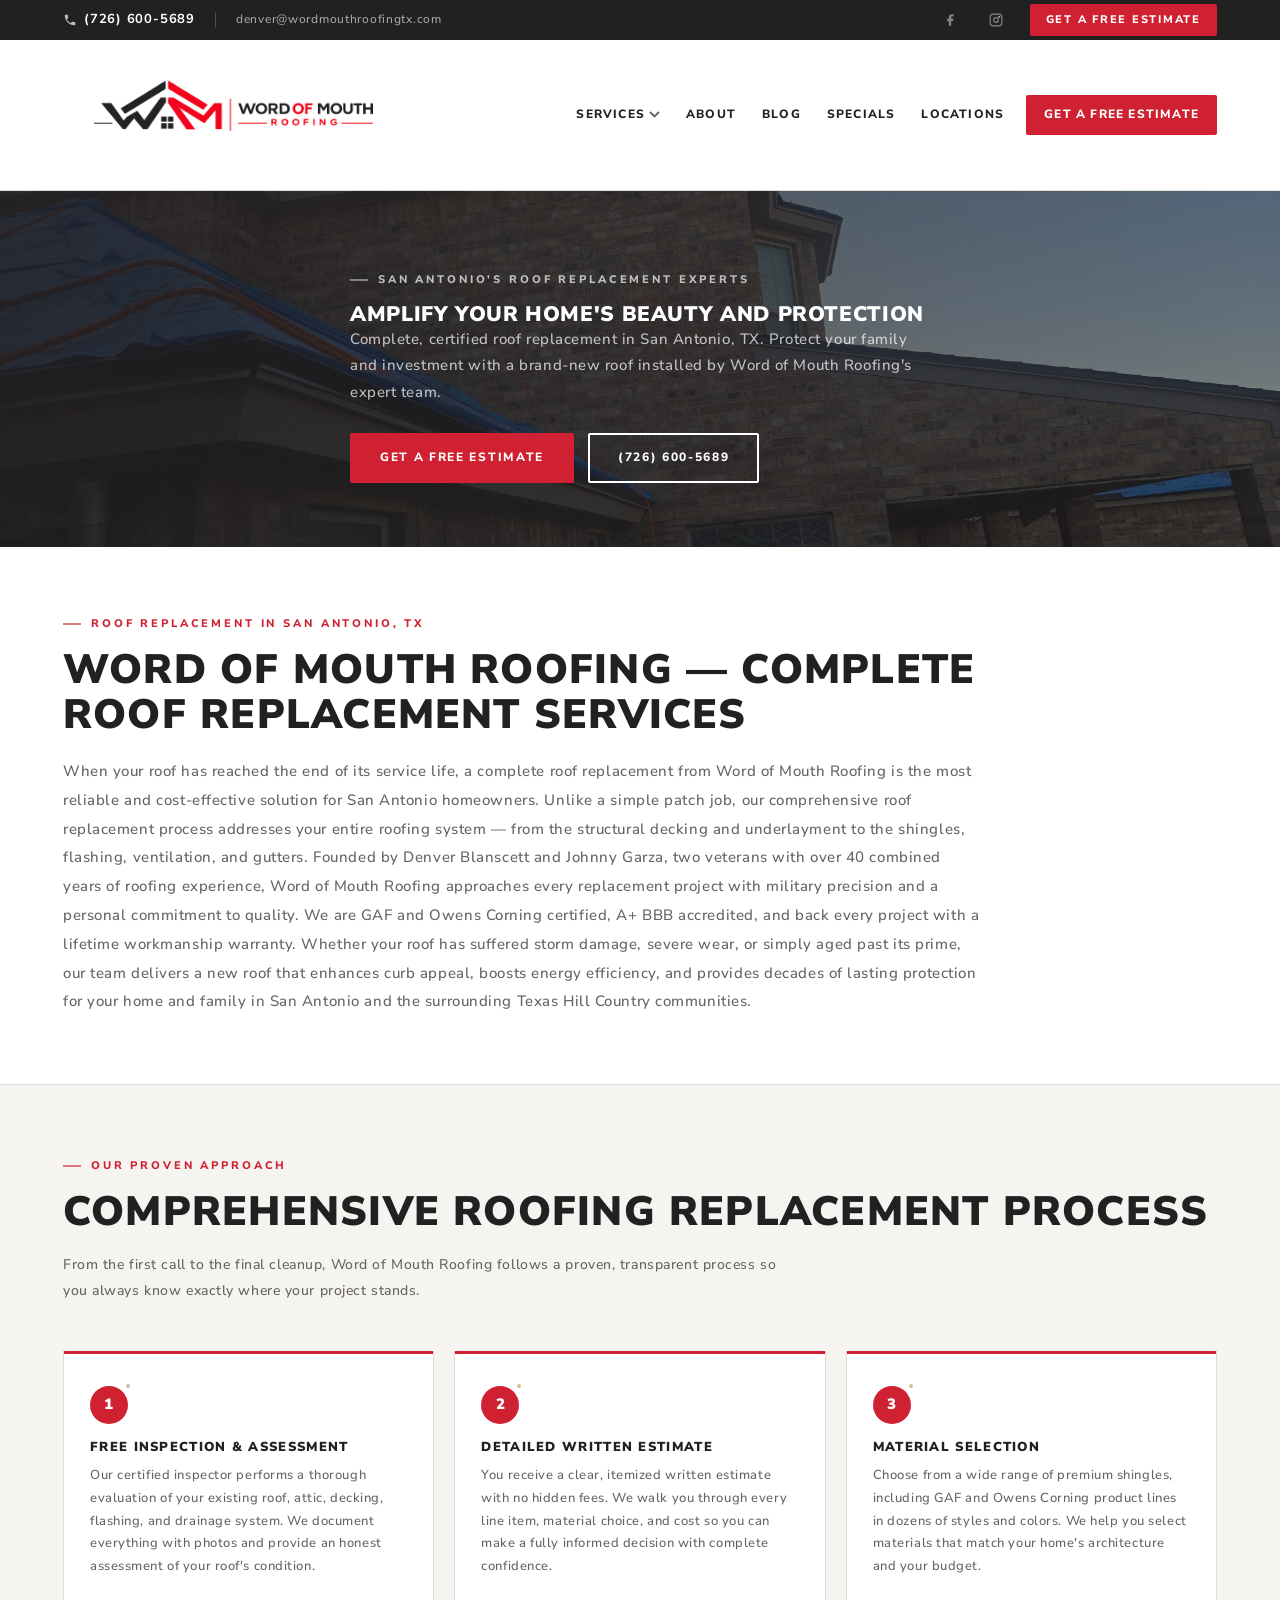
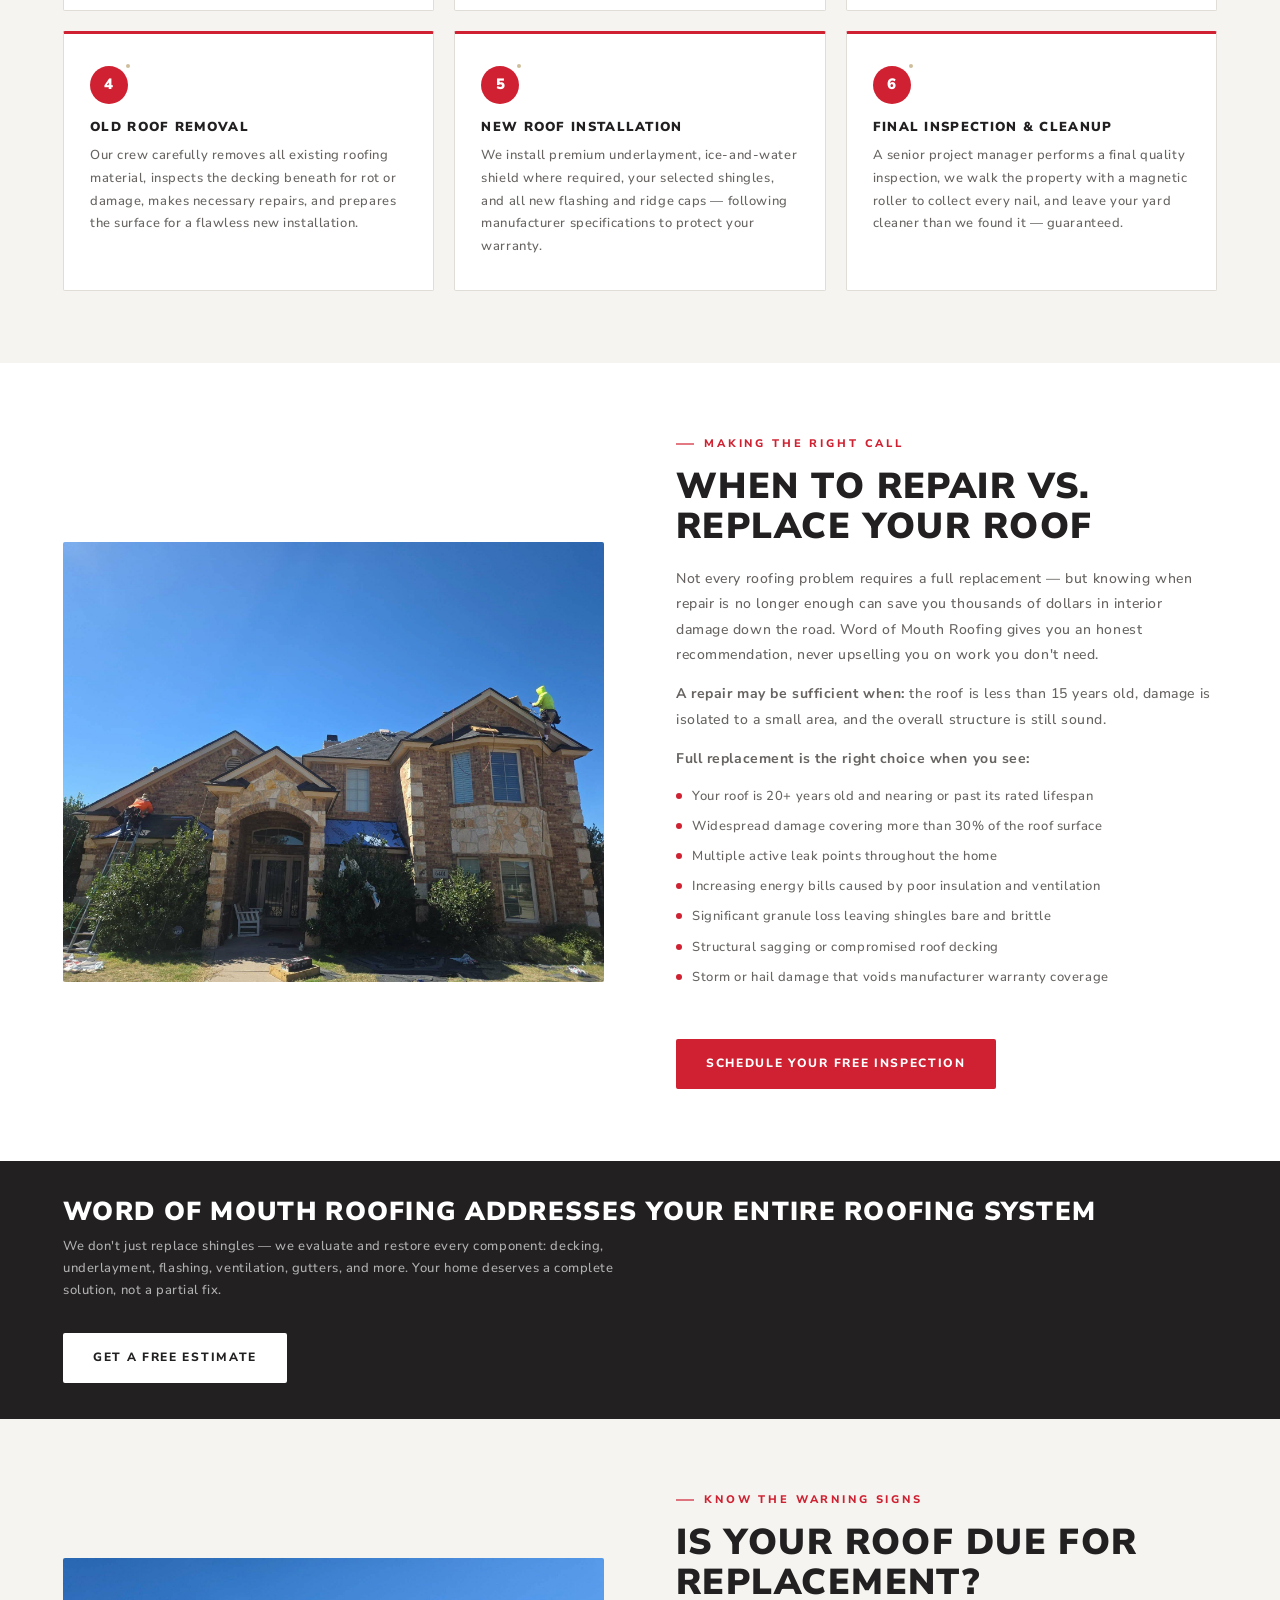
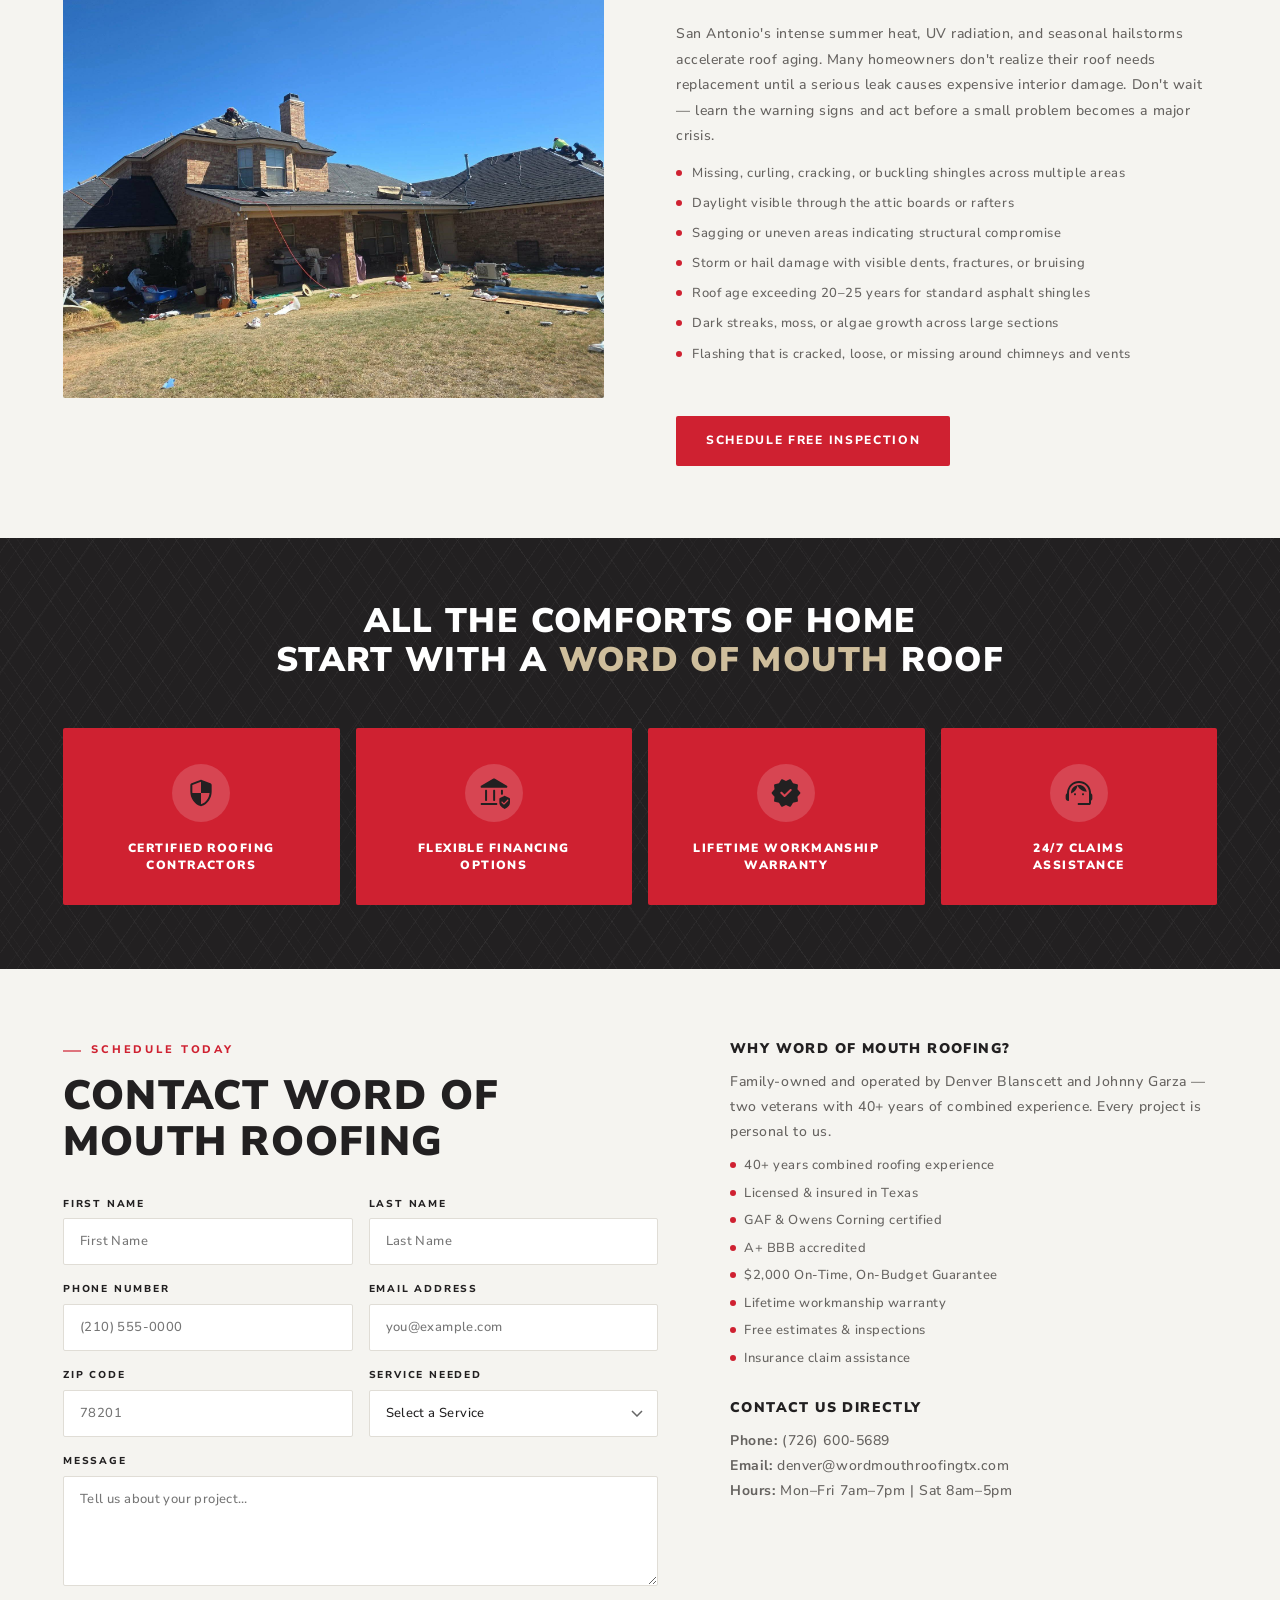
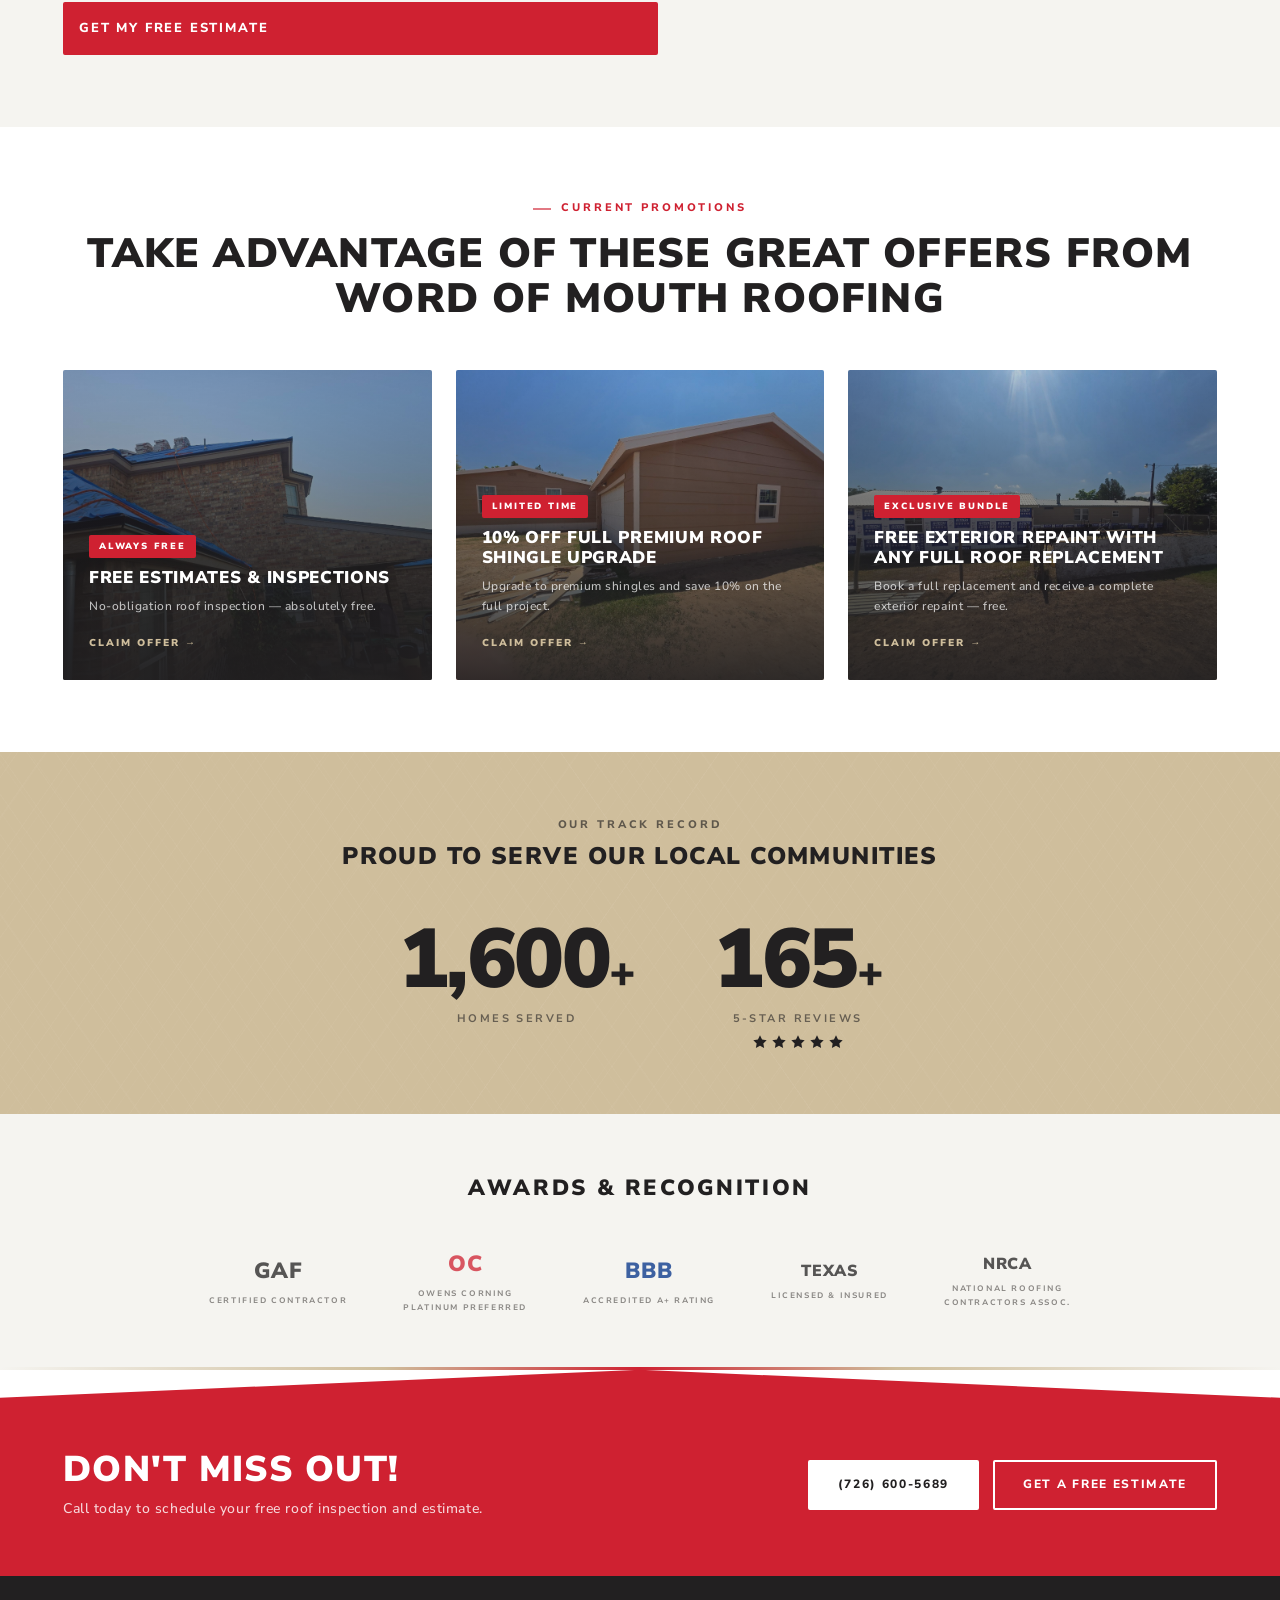
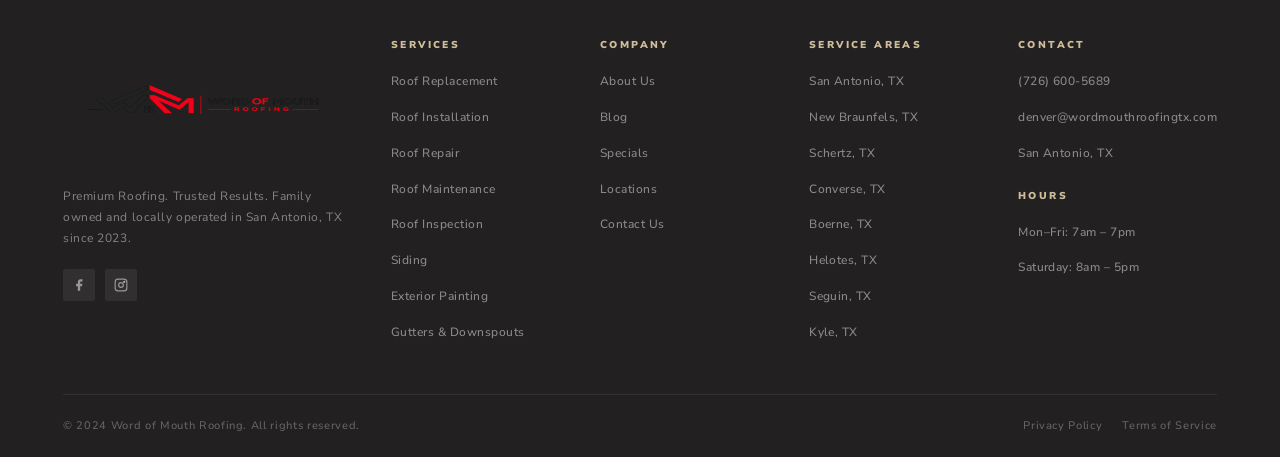
<file: services/roof-replacement.html>
﻿<!DOCTYPE html>
<html lang="en">
<head>
<meta charset="UTF-8">
<meta name="viewport" content="width=device-width, initial-scale=1.0">
<title>Roof Replacement San Antonio TX | Word of Mouth Roofing</title>
<meta name="description" content="Need a roof replacement in San Antonio, TX? Word of Mouth Roofing delivers complete, professional roof replacement with certified contractors, lifetime warranty, and free estimates.">
<link rel="stylesheet" href="../css/styles.css">
</head>
<body>

<header class="site-header" id="siteHeader">
  <div class="top-bar">
    <div class="container top-bar-inner">
      <div class="tb-left">
        <a href="tel:+17266005689" class="tb-phone"><svg width="14" height="14" viewBox="0 0 24 24" fill="currentColor"><path d="M6.62 10.79c1.44 2.83 3.76 5.14 6.59 6.59l2.2-2.2c.27-.27.67-.36 1.02-.24 1.12.37 2.33.57 3.57.57.55 0 1 .45 1 1V20c0 .55-.45 1-1 1-9.39 0-17-7.61-17-17 0-.55.45-1 1-1h3.5c.55 0 1 .45 1 1 0 1.25.2 2.45.57 3.57.11.35.03.74-.25 1.02l-2.2 2.2z"/></svg>(726) 600-5689</a>
        <div class="tb-divider"></div>
        <a href="mailto:denver@wordmouthroofingtx.com" class="tb-email">denver@wordmouthroofingtx.com</a>
      </div>
      <div class="tb-right">
        <div class="tb-socials">
          <a href="#" class="tb-soc"><svg width="14" height="14" viewBox="0 0 24 24" fill="currentColor"><path d="M18 2h-3a5 5 0 00-5 5v3H7v4h3v8h4v-8h3l1-4h-4V7a1 1 0 011-1h3z"/></svg></a>
          <a href="#" class="tb-soc"><svg width="14" height="14" viewBox="0 0 24 24" fill="none" stroke="currentColor" stroke-width="2"><rect x="2" y="2" width="20" height="20" rx="5"/><circle cx="12" cy="12" r="4"/><circle cx="17.5" cy="6.5" r="1" fill="currentColor"/></svg></a>
        </div>
        <a href="../contact.html" class="tb-cta">Get A Free Estimate</a>
      </div>
    </div>
  </div>
  <nav class="main-nav">
    <div class="container nav-inner">
      <a href="../index.html" class="nav-logo"><img src="../assets/logo-nav.png" alt="Word of Mouth Roofing"></a>
      <div class="nav-links">
        <div class="nav-dd">
          <span class="nav-link nav-dd-toggle">Services <svg class="chevron" width="11" height="7" viewBox="0 0 11 7" fill="none"><path d="M1 1l4.5 4.5L10 1" stroke="currentColor" stroke-width="1.8"/></svg></span>
          <div class="nav-dd-menu">
            <a href="roof-replacement.html">Roof Replacement</a>
            <a href="roof-installation.html">Roof Installation</a>
            <a href="roof-repair.html">Roof Repair</a>
            <a href="roof-maintenance.html">Roof Maintenance</a>
            <a href="roof-inspection.html">Roof Inspection</a>
            <a href="siding.html">Siding</a>
            <a href="painting.html">Exterior Painting</a>
            <a href="gutters-downspouts.html">Gutters &amp; Downspouts</a>
          </div>
        </div>
        <a href="../about.html" class="nav-link">About</a>
        <a href="../blog.html" class="nav-link">Blog</a>
        <a href="../specials.html" class="nav-link">Specials</a>
        <a href="../locations.html" class="nav-link">Locations</a>
        <a href="../contact.html" class="nav-link nav-cta-btn">Get A Free Estimate</a>
      </div>
      <button class="burger" id="burger"><span></span><span></span><span></span></button>
    </div>
    <div class="nav-progress" id="navProgress"></div>
  </nav>
</header>
<div class="mobile-menu" id="mobileMenu">
  <button class="mob-close" id="mobileClose">✕</button>
  <img src="../assets/logo-white.png" class="mob-logo" alt="Word of Mouth Roofing">
  <a href="../index.html" class="mob-link">Home</a>
  <a href="#" class="mob-link" id="mobServicesToggle">Services ▾</a>
  <div class="mob-sub" id="mobServicesSub">
    <a href="roof-replacement.html">Roof Replacement</a>
    <a href="roof-installation.html">Roof Installation</a>
    <a href="roof-repair.html">Roof Repair</a>
    <a href="roof-maintenance.html">Roof Maintenance</a>
    <a href="roof-inspection.html">Roof Inspection</a>
    <a href="siding.html">Siding</a>
    <a href="painting.html">Exterior Painting</a>
    <a href="gutters-downspouts.html">Gutters &amp; Downspouts</a>
  </div>
  <a href="../about.html" class="mob-link">About</a>
  <a href="../blog.html" class="mob-link">Blog</a>
  <a href="../specials.html" class="mob-link">Specials</a>
  <a href="../locations.html" class="mob-link">Locations</a>
  <div class="mob-cta-wrap"><a href="../contact.html" class="mob-cta">Get A Free Estimate</a></div>
</div>

<!-- HERO -->
<section class="page-hero" style="background-image:url('../assets/roof-1.jpg')">
  <div class="page-hero-overlay"></div>
  <div class="container page-hero-inner">
    <span class="eyebrow eyebrow-light">San Antonio's Roof Replacement Experts</span>
    <h1>AMPLIFY YOUR HOME'S BEAUTY AND PROTECTION</h1>
    <p class="hero-sub">Complete, certified roof replacement in San Antonio, TX. Protect your family and investment with a brand-new roof installed by Word of Mouth Roofing's expert team.</p>
    <div class="hero-btns">
      <a href="../contact.html" class="btn btn-red">Get A Free Estimate</a>
      <a href="tel:+17266005689" class="btn btn-outline-white">(726) 600-5689</a>
    </div>
  </div>
</section>

<!-- PAGE INTRO -->
<section class="page-intro-sec">
  <div class="container">
    <div class="page-intro-inner">
      <span class="eyebrow">Roof Replacement in San Antonio, TX</span>
      <h2 class="sec-h2">Word of Mouth Roofing — Complete Roof Replacement Services</h2>
      <p class="page-intro-text">When your roof has reached the end of its service life, a complete roof replacement from Word of Mouth Roofing is the most reliable and cost-effective solution for San Antonio homeowners. Unlike a simple patch job, our comprehensive roof replacement process addresses your entire roofing system — from the structural decking and underlayment to the shingles, flashing, ventilation, and gutters. Founded by Denver Blanscett and Johnny Garza, two veterans with over 40 combined years of roofing experience, Word of Mouth Roofing approaches every replacement project with military precision and a personal commitment to quality. We are GAF and Owens Corning certified, A+ BBB accredited, and back every project with a lifetime workmanship warranty. Whether your roof has suffered storm damage, severe wear, or simply aged past its prime, our team delivers a new roof that enhances curb appeal, boosts energy efficiency, and provides decades of lasting protection for your home and family in San Antonio and the surrounding Texas Hill Country communities.</p>
    </div>
  </div>
</section>

<!-- PROCESS -->
<section class="process-sec bg-light">
  <div class="container">
    <span class="eyebrow">Our Proven Approach</span>
    <h2 class="sec-h2">Comprehensive Roofing Replacement Process</h2>
    <p class="sec-sub">From the first call to the final cleanup, Word of Mouth Roofing follows a proven, transparent process so you always know exactly where your project stands.</p>
    <div class="process-grid">
      <div class="process-card" data-reveal>
        <div class="process-num">1</div>
        <h3>Free Inspection &amp; Assessment</h3>
        <p>Our certified inspector performs a thorough evaluation of your existing roof, attic, decking, flashing, and drainage system. We document everything with photos and provide an honest assessment of your roof's condition.</p>
      </div>
      <div class="process-card" data-reveal data-delay="1">
        <div class="process-num">2</div>
        <h3>Detailed Written Estimate</h3>
        <p>You receive a clear, itemized written estimate with no hidden fees. We walk you through every line item, material choice, and cost so you can make a fully informed decision with complete confidence.</p>
      </div>
      <div class="process-card" data-reveal data-delay="2">
        <div class="process-num">3</div>
        <h3>Material Selection</h3>
        <p>Choose from a wide range of premium shingles, including GAF and Owens Corning product lines in dozens of styles and colors. We help you select materials that match your home's architecture and your budget.</p>
      </div>
      <div class="process-card" data-reveal data-delay="3">
        <div class="process-num">4</div>
        <h3>Old Roof Removal</h3>
        <p>Our crew carefully removes all existing roofing material, inspects the decking beneath for rot or damage, makes necessary repairs, and prepares the surface for a flawless new installation.</p>
      </div>
      <div class="process-card" data-reveal data-delay="4">
        <div class="process-num">5</div>
        <h3>New Roof Installation</h3>
        <p>We install premium underlayment, ice-and-water shield where required, your selected shingles, and all new flashing and ridge caps — following manufacturer specifications to protect your warranty.</p>
      </div>
      <div class="process-card" data-reveal data-delay="5">
        <div class="process-num">6</div>
        <h3>Final Inspection &amp; Cleanup</h3>
        <p>A senior project manager performs a final quality inspection, we walk the property with a magnetic roller to collect every nail, and leave your yard cleaner than we found it — guaranteed.</p>
      </div>
    </div>
  </div>
</section>

<!-- SPLIT: REPAIR VS REPLACE -->
<section class="split-sec bg-white">
  <div class="container split-inner">
    <div class="split-img" data-reveal>
      <img src="../assets/roof-2.jpg" alt="Roof repair vs roof replacement comparison San Antonio">
    </div>
    <div class="split-text" data-reveal data-delay="1">
      <span class="eyebrow">Making the Right Call</span>
      <h2 class="sec-h2">When To Repair vs. Replace Your Roof</h2>
      <p>Not every roofing problem requires a full replacement — but knowing when repair is no longer enough can save you thousands of dollars in interior damage down the road. Word of Mouth Roofing gives you an honest recommendation, never upselling you on work you don't need.</p>
      <p><strong>A repair may be sufficient when:</strong> the roof is less than 15 years old, damage is isolated to a small area, and the overall structure is still sound.</p>
      <p><strong>Full replacement is the right choice when you see:</strong></p>
      <ul class="check-list">
        <li>Your roof is 20+ years old and nearing or past its rated lifespan</li>
        <li>Widespread damage covering more than 30% of the roof surface</li>
        <li>Multiple active leak points throughout the home</li>
        <li>Increasing energy bills caused by poor insulation and ventilation</li>
        <li>Significant granule loss leaving shingles bare and brittle</li>
        <li>Structural sagging or compromised roof decking</li>
        <li>Storm or hail damage that voids manufacturer warranty coverage</li>
      </ul>
      <a href="../contact.html" class="btn btn-red" style="margin-top:24px">Schedule Your Free Inspection</a>
    </div>
  </div>
</section>

<!-- CALLOUT BAR -->
<section class="callout-bar">
  <div class="container callout-bar-inner">
    <div>
      <h2>Word of Mouth Roofing Addresses Your Entire Roofing System</h2>
      <p>We don't just replace shingles — we evaluate and restore every component: decking, underlayment, flashing, ventilation, gutters, and more. Your home deserves a complete solution, not a partial fix.</p>
    </div>
    <a href="../contact.html" class="btn btn-white">Get A Free Estimate</a>
  </div>
</section>

<!-- SPLIT: SIGNS YOU NEED REPLACEMENT -->
<section class="split-sec bg-light">
  <div class="container split-inner split-reverse">
    <div class="split-text" data-reveal>
      <span class="eyebrow">Know the Warning Signs</span>
      <h2 class="sec-h2">Is Your Roof Due for Replacement?</h2>
      <p>San Antonio's intense summer heat, UV radiation, and seasonal hailstorms accelerate roof aging. Many homeowners don't realize their roof needs replacement until a serious leak causes expensive interior damage. Don't wait — learn the warning signs and act before a small problem becomes a major crisis.</p>
      <ul class="check-list">
        <li>Missing, curling, cracking, or buckling shingles across multiple areas</li>
        <li>Daylight visible through the attic boards or rafters</li>
        <li>Sagging or uneven areas indicating structural compromise</li>
        <li>Storm or hail damage with visible dents, fractures, or bruising</li>
        <li>Roof age exceeding 20–25 years for standard asphalt shingles</li>
        <li>Dark streaks, moss, or algae growth across large sections</li>
        <li>Flashing that is cracked, loose, or missing around chimneys and vents</li>
      </ul>
      <a href="../contact.html" class="btn btn-red" style="margin-top:24px">Schedule Free Inspection</a>
    </div>
    <div class="split-img" data-reveal data-delay="1">
      <img src="../assets/roof-3.jpg" alt="Signs your roof needs replacement San Antonio TX">
    </div>
  </div>
</section>

<!-- COMFORTS -->
<section class="comforts-sec">
  <div class="container">
    <p class="comforts-hed">All The Comforts Of Home<br>Start With A <span>Word Of Mouth</span> Roof</p>
    <div class="comforts-grid">
      <div class="comfort-card" data-reveal><div class="comfort-icon"><svg xmlns="http://www.w3.org/2000/svg" fill="none" viewBox="0 0 24 24" width="32" height="32"><path fill="currentColor" d="M12 20.4502c1.76665 -0.58335 3.22915 -1.65415 4.3875 -3.2125s1.8375 -3.30415 2.0375 -5.2375H12V3.625195L5.5 6.0502v4.9c0 0.2 0.00415 0.37085 0.0125 0.5125 0.00835 0.14165 0.02915 0.32085 0.0625 0.5375H12v8.45Zm0 1.45c-0.08335 0 -0.1625 -0.00835 -0.2375 -0.025 -0.075 -0.01665 -0.15415 -0.04165 -0.2375 -0.075 -2.31665 -0.78335 -4.15 -2.1875 -5.5 -4.2125 -1.35 -2.025 -2.025 -4.24585 -2.025 -6.6625v-4.9c0 -0.31665 0.091665 -0.60415 0.275 -0.8625 0.183335 -0.25834 0.416665 -0.44584 0.7 -0.562505l6.5 -2.425c0.18335 -0.066665 0.35835 -0.1 0.525 -0.1 0.16665 0 0.34165 0.033335 0.525 0.1l6.5 2.425c0.28335 0.116665 0.51665 0.304165 0.7 0.562505 0.18335 0.25835 0.275 0.54585 0.275 0.8625v4.9c0 2.41665 -0.675 4.6375 -2.025 6.6625 -1.35 2.025 -3.18335 3.42915 -5.5 4.2125 -0.08335 0.03335 -0.1625 0.05835 -0.2375 0.075 -0.075 0.01665 -0.15415 0.025 -0.2375 0.025Z" stroke-width="0.5"/></svg></div><h3>Certified Roofing<br>Contractors</h3></div>
      <div class="comfort-card" data-reveal data-delay="1"><div class="comfort-icon"><svg xmlns="http://www.w3.org/2000/svg" fill="none" viewBox="0 0 24 24" width="32" height="32"><path fill="currentColor" d="M5.3 17.2252v-6.975c0 -0.2125 0.07235 -0.39065 0.217 -0.5345 0.1445 -0.14365 0.32365 -0.2155 0.5375 -0.2155 0.21365 0 0.39135 0.07185 0.533 0.2155 0.14165 0.14385 0.2125 0.322 0.2125 0.5345v6.975c0 0.2125 -0.07235 0.3906 -0.217 0.53425 -0.1445 0.14385 -0.32365 0.21575 -0.5375 0.21575 -0.21365 0 -0.39135 -0.0719 -0.533 -0.21575 -0.14165 -0.14365 -0.2125 -0.32175 -0.2125 -0.53425Zm6.05 0v-6.975c0 -0.2125 0.07235 -0.39065 0.217 -0.5345 0.1445 -0.14365 0.32365 -0.2155 0.5375 -0.2155 0.21365 0 0.39135 0.07185 0.533 0.2155 0.14165 0.14385 0.2125 0.322 0.2125 0.5345v6.975c0 0.2125 -0.07235 0.3906 -0.217 0.53425 -0.1445 0.14385 -0.32365 0.21575 -0.5375 0.21575 -0.21365 0 -0.39135 -0.0719 -0.533 -0.21575 -0.14165 -0.14365 -0.2125 -0.32175 -0.2125 -0.53425Zm10 -9.225H2.575c-0.159665 0 -0.295415 -0.0559 -0.40725 -0.16775C2.055915 7.7206 2 7.58485 2 7.4252v-0.425c0 -0.1 0.029165 -0.19585 0.0875 -0.2875 0.058335 -0.09165 0.129165 -0.1625 0.2125 -0.2125L11.25 1.400195c0.23615 -0.133335 0.48615 -0.2 0.75 -0.2s0.51385 0.066665 0.75 0.2L21.675 6.4752c0.1 0.06665 0.17915 0.15 0.2375 0.25 0.05835 0.1 0.0875 0.2125 0.0875 0.3375v0.25575c0 0.19315 -0.06225 0.3551 -0.18675 0.48575 -0.12465 0.13065 -0.2791 0.196 -0.46325 0.196Zm-18.6 12.975c-0.2125 0 -0.390585 -0.07235 -0.53425 -0.217 -0.143835 -0.1445 -0.21575 -0.32365 -0.21575 -0.5375 0 -0.21365 0.071915 -0.39135 0.21575 -0.533 0.143665 -0.14165 0.32175 -0.2125 0.53425 -0.2125h11c0.2125 0 0.39065 0.07235 0.5345 0.217 0.14365 0.1445 0.2155 0.32365 0.2155 0.5375 0 0.21365 -0.07185 0.39135 -0.2155 0.533 -0.14385 0.14165 -0.322 0.2125 -0.5345 0.2125h-11Zm15.1955 -7.65c-0.21365 0 -0.39135 -0.0719 -0.533 -0.21575 -0.14165 -0.14365 -0.2125 -0.32175 -0.2125 -0.53425v-2.325c0 -0.2125 0.07235 -0.39065 0.217 -0.5345 0.1445 -0.14365 0.32365 -0.2155 0.5375 -0.2155 0.21365 0 0.39135 0.07185 0.533 0.2155 0.14165 0.14385 0.2125 0.322 0.2125 0.5345v2.325c0 0.2125 -0.07235 0.3906 -0.217 0.53425 -0.1445 0.14385 -0.32365 0.21575 -0.5375 0.21575ZM16 18.5502v-2.075c0 -0.136 0.0375 -0.26585 0.1125 -0.3895 0.075 -0.12365 0.17915 -0.21885 0.3125 -0.2855l3.25 -1.625c0.09515 -0.05 0.20235 -0.075 0.3215 -0.075 0.119 0 0.2285 0.025 0.3285 0.075l3.25 1.625c0.13335 0.06665 0.2375 0.16185 0.3125 0.2855 0.075 0.12365 0.1125 0.2535 0.1125 0.3895v2.075c0 1.3 -0.32915 2.39165 -0.9875 3.275 -0.65835 0.88335 -1.5625 1.56665 -2.7125 2.05 -0.06665 0.03335 -0.16665 0.05 -0.3 0.05l-0.3 -0.05c-1.15 -0.48335 -2.05415 -1.16665 -2.7125 -2.05 -0.65835 -0.88335 -0.9875 -1.975 -0.9875 -3.275Zm3.475 1.05 -1.125 -1.125c-0.1 -0.1 -0.21665 -0.15 -0.35 -0.15 -0.13335 0 -0.25 0.05 -0.35 0.15 -0.1 0.1 -0.15 0.21665 -0.15 0.35 0 0.13335 0.05 0.25 0.15 0.35l1.3 1.3c0.15 0.15 0.325 0.225 0.525 0.225s0.375 -0.075 0.525 -0.225l2.675 -2.675c0.1 -0.1 0.15 -0.21665 0.15 -0.35 0 -0.13335 -0.05 -0.25 -0.15 -0.35 -0.1 -0.1 -0.21665 -0.15 -0.35 -0.15 -0.13335 0 -0.25 0.05 -0.35 0.15l-2.5 2.5Z" stroke-width="0.5"/></svg></div><h3>Flexible Financing<br>Options</h3></div>
      <div class="comfort-card" data-reveal data-delay="2"><div class="comfort-icon"><svg xmlns="http://www.w3.org/2000/svg" fill="none" viewBox="0 0 24 24" width="32" height="32"><path fill="currentColor" d="m10.9246 13.17495 -1.825 -1.9c-0.15 -0.16665 -0.3333 -0.25 -0.55 -0.25 -0.21665 0 -0.4083 0.075 -0.575 0.225 -0.16665 0.16665 -0.25 0.35835 -0.25 0.575 0 0.21665 0.08335 0.40835 0.25 0.575l2.425 2.4c0.15 0.15 0.325 0.225 0.525 0.225s0.375 -0.075 0.525 -0.225l4.575 -4.55c0.15 -0.15 0.225 -0.33335 0.225 -0.55 0 -0.21665 -0.0833 -0.4 -0.25 -0.55 -0.15 -0.13335 -0.32915 -0.19585 -0.5375 -0.1875 -0.2083 0.00835 -0.37915 0.07915 -0.5125 0.2125l-4.025 4Zm-2.625 8.725 -1.55 -2.65 -3.09999 -0.625c-0.183335 -0.03335 -0.3375 -0.13335 -0.4625 -0.3s-0.170835 -0.34165 -0.1375 -0.525l0.35 -3 -1.975 -2.3c-0.133335 -0.13335 -0.2 -0.3 -0.2 -0.5s0.066665 -0.36665 0.2 -0.5l1.975 -2.275 -0.35 -3c-0.033335 -0.18335 0.0125 -0.35835 0.1375 -0.525 0.125 -0.16665 0.279165 -0.26665 0.4625 -0.3l3.09999 -0.625005 1.55 -2.675c0.1 -0.166665 0.2417 -0.283335 0.425 -0.35 0.18335 -0.066665 0.3667 -0.058335 0.55 0.025l2.725 1.275 2.725 -1.275c0.18335 -0.083335 0.3667 -0.095835 0.55 -0.0375 0.18335 0.058335 0.325 0.170835 0.425 0.3375l1.575 2.7 3.075 0.625005c0.18335 0.03335 0.3375 0.13335 0.4625 0.3s0.17085 0.34165 0.1375 0.525l-0.35 3 1.975 2.275c0.13335 0.13335 0.2 0.3 0.2 0.5s-0.06665 0.36665 -0.2 0.5l-1.975 2.3 0.35 3c0.03335 0.18335 -0.0125 0.35835 -0.1375 0.525 -0.125 0.16665 -0.27915 0.26665 -0.4625 0.3l-3.075 0.625 -1.575 2.675c-0.1 0.16665 -0.24165 0.27915 -0.425 0.3375 -0.1833 0.05835 -0.36665 0.04585 -0.55 -0.0375l-2.725 -1.275 -2.725 1.275c-0.1833 0.08335 -0.36665 0.09165 -0.55 0.025 -0.1833 -0.06665 -0.325 -0.18335 -0.425 -0.35Z" stroke-width="0.5"/></svg></div><h3>Lifetime Workmanship<br>Warranty</h3></div>
      <div class="comfort-card" data-reveal data-delay="3"><div class="comfort-icon"><svg xmlns="http://www.w3.org/2000/svg" fill="none" viewBox="0 0 24 24" width="32" height="32"><path fill="currentColor" d="M11.75 21c-0.2125 0 -0.3906 -0.07235 -0.53425 -0.217 -0.14385 -0.1445 -0.21575 -0.32365 -0.21575 -0.5375 0 -0.21365 0.0719 -0.39135 0.21575 -0.533 0.14365 -0.14165 0.32175 -0.2125 0.53425 -0.2125H19.5V11.9c0 -2.0615 -0.72765 -3.81015 -2.183 -5.246C15.86165 5.218 14.08935 4.5 12 4.5s-3.86165 0.718 -5.317 2.154C5.22765 8.08985 4.5 9.8385 4.5 11.9V17.5c0 0.14165 -0.047915 0.2604 -0.14375 0.35625C4.260415 17.9521 4.141665 18 4 18c-0.55 0 -1.020835 -0.19585 -1.4125 -0.5875C2.195835 17.02085 2 16.55 2 16v-2c0 -0.35 0.0875 -0.67915 0.2625 -0.9875 0.175 -0.30835 0.420835 -0.55415 0.7375 -0.7375l0.075 -1.325c0.133335 -1.13335 0.4625 -2.18335 0.9875 -3.15s1.18335 -1.80835 1.975 -2.525c0.79165 -0.716665 1.7 -1.275 2.725 -1.675C9.7875 3.2 10.86665 3 12 3c1.13335 0 2.20835 0.2 3.225 0.6 1.01665 0.4 1.925 0.954165 2.725 1.6625 0.8 0.70835 1.45835 1.54585 1.975 2.5125 0.51665 0.96665 0.85 2.01665 1 3.15l0.075 1.3c0.31665 0.15 0.5625 0.375 0.7375 0.675 0.175 0.3 0.2625 0.61665 0.2625 0.95v2.3c0 0.33335 -0.0875 0.65 -0.2625 0.95 -0.175 0.3 -0.42085 0.525 -0.7375 0.675V19.5c0 0.4125 -0.14685 0.7656 -0.4405 1.05925C20.26565 20.8531 19.9125 21 19.5 21H11.75Zm-2.7545 -7.25c-0.21365 0 -0.39135 -0.07235 -0.533 -0.217 -0.14165 -0.1445 -0.2125 -0.32365 -0.2125 -0.5375 0 -0.21365 0.07235 -0.39135 0.217 -0.533 0.1445 -0.14165 0.32365 -0.2125 0.5375 -0.2125 0.21365 0 0.39135 0.07235 0.533 0.217 0.14165 0.1445 0.2125 0.32365 0.2125 0.5375 0 0.21365 -0.07235 0.39135 -0.217 0.533 -0.1445 0.14165 -0.32365 0.2125 -0.5375 0.2125Zm6 0c-0.21365 0 -0.39135 -0.07235 -0.533 -0.217 -0.14165 -0.1445 -0.2125 -0.32365 -0.2125 -0.5375 0 -0.21365 0.07235 -0.39135 0.217 -0.533 0.1445 -0.14165 0.32365 -0.2125 0.5375 -0.2125 0.21365 0 0.39135 0.07235 0.533 0.217 0.14165 0.1445 0.2125 0.32365 0.2125 0.5375 0 0.21365 -0.07235 0.39135 -0.217 0.533 -0.1445 0.14165 -0.32365 0.2125 -0.5375 0.2125ZM6.025 12.45c-0.11665 -1.76665 0.41665 -3.28335 1.6 -4.55 1.18335 -1.26665 2.65835 -1.9 4.425 -1.9 1.45 0 2.70835 0.47915 3.775 1.4375s1.71665 2.15415 1.95 3.5875c-1.48335 -0.01665 -2.8375 -0.43335 -4.0625 -1.25s-2.17315 -1.89165 -2.8445 -3.225c-0.262 1.33335 -0.82215 2.52085 -1.6805 3.5625 -0.85835 1.04165 -1.9125 1.82085 -3.1625 2.3375Z" stroke-width="0.5"/></svg></div><h3>24/7 Claims<br>Assistance</h3></div>
    </div>
  </div>
</section>


<!-- CONTACT FORM -->
<section class="contact-sec">
  <div class="container">
    <div class="contact-inner">
      <div>
        <span class="eyebrow">Schedule Today</span>
        <h2 class="sec-h2">Contact Word Of Mouth Roofing</h2>
        <form class="contact-form" id="contactForm" novalidate>
          <div class="form-row">
            <div class="form-group"><label>First Name</label><input type="text" name="fname" placeholder="First Name" required></div>
            <div class="form-group"><label>Last Name</label><input type="text" name="lname" placeholder="Last Name" required></div>
          </div>
          <div class="form-row">
            <div class="form-group"><label>Phone Number</label><input type="tel" name="phone" placeholder="(210) 555-0000" required></div>
            <div class="form-group"><label>Email Address</label><input type="email" name="email" placeholder="you@example.com" required></div>
          </div>
          <div class="form-row">
            <div class="form-group"><label>ZIP Code</label><input type="text" name="zip" placeholder="78201"></div>
            <div class="form-group"><label>Service Needed</label><select name="service"><option value="">Select a Service</option><option>Roof Replacement</option><option>Roof Repair</option><option>Roof Installation</option><option>Roof Maintenance</option><option>Roof Inspection</option><option>Siding</option><option>Exterior Painting</option><option>Gutters &amp; Downspouts</option><option>Other</option></select></div>
          </div>
          <div class="form-group"><label>Message</label><textarea name="message" placeholder="Tell us about your project…"></textarea></div>
          <button type="submit" class="btn btn-red form-submit">Get My Free Estimate</button>
        </form>
      </div>
      <div class="contact-info-col" data-reveal>
        <h3>Why Word Of Mouth Roofing?</h3>
        <p>Family-owned and operated by Denver Blanscett and Johnny Garza — two veterans with 40+ years of combined experience. Every project is personal to us.</p>
        <ul><li>40+ years combined roofing experience</li><li>Licensed &amp; insured in Texas</li><li>GAF &amp; Owens Corning certified</li><li>A+ BBB accredited</li><li>$2,000 On-Time, On-Budget Guarantee</li><li>Lifetime workmanship warranty</li><li>Free estimates &amp; inspections</li><li>Insurance claim assistance</li></ul>
        <h3>Contact Us Directly</h3>
        <p><strong>Phone:</strong> <a href="tel:+17266005689">(726) 600-5689</a><br><strong>Email:</strong> <a href="mailto:denver@wordmouthroofingtx.com">denver@wordmouthroofingtx.com</a><br><strong>Hours:</strong> Mon–Fri 7am–7pm | Sat 8am–5pm</p>
      </div>
    </div>
  </div>
</section>

<!-- OFFERS -->
<section class="offers-sec">
  <div class="container">
    <span class="eyebrow" style="text-align:center;display:block">Current Promotions</span>
    <h2 class="sec-h2 center">Take Advantage Of These Great Offers From Word Of Mouth Roofing</h2>
    <div class="offers-grid" style="margin-top:48px">
      <a href="../contact.html" class="offer-card"><img src="../assets/roof-1.jpg" alt="Free Estimates"><div class="offer-body"><span class="offer-tag">Always Free</span><h3>Free Estimates &amp; Inspections</h3><p>No-obligation roof inspection — absolutely free.</p><span class="offer-link">Claim Offer →</span></div></a>
      <a href="../specials.html" class="offer-card"><img src="../assets/roof-5.jpg" alt="10% Off"><div class="offer-body"><span class="offer-tag">Limited Time</span><h3>10% OFF Full Premium Roof Shingle Upgrade</h3><p>Upgrade to premium shingles and save 10% on the full project.</p><span class="offer-link">Claim Offer →</span></div></a>
      <a href="../specials.html" class="offer-card"><img src="../assets/roof-8.jpg" alt="Free Repaint"><div class="offer-body"><span class="offer-tag">Exclusive Bundle</span><h3>FREE Exterior Repaint With Any Full Roof Replacement</h3><p>Book a full replacement and receive a complete exterior repaint — free.</p><span class="offer-link">Claim Offer →</span></div></a>
    </div>
  </div>
</section>

<!-- STATS -->
<section class="stats-bar">
  <div class="container">
    <span class="stats-eyebrow">Our Track Record</span>
    <p class="stats-hed">Proud To Serve Our Local Communities</p>
    <div class="stats-nums">
      <div class="stat-item"><span class="stat-num"><span class="count" data-target="2400">0</span><span class="stat-suffix">+</span></span><span class="stat-label">Homes Served</span></div>
      <div class="stat-item"><span class="stat-num"><span class="count" data-target="247">0</span><span class="stat-suffix">+</span></span><span class="stat-label">5-Star Reviews</span><div class="stat-stars"><svg width="16" height="16" viewBox="0 0 24 24" fill="currentColor"><path d="M12 2l3.09 6.26L22 9.27l-5 4.87 1.18 6.88L12 17.77l-6.18 3.25L7 14.14 2 9.27l6.91-1.01L12 2z"/></svg><svg width="16" height="16" viewBox="0 0 24 24" fill="currentColor"><path d="M12 2l3.09 6.26L22 9.27l-5 4.87 1.18 6.88L12 17.77l-6.18 3.25L7 14.14 2 9.27l6.91-1.01L12 2z"/></svg><svg width="16" height="16" viewBox="0 0 24 24" fill="currentColor"><path d="M12 2l3.09 6.26L22 9.27l-5 4.87 1.18 6.88L12 17.77l-6.18 3.25L7 14.14 2 9.27l6.91-1.01L12 2z"/></svg><svg width="16" height="16" viewBox="0 0 24 24" fill="currentColor"><path d="M12 2l3.09 6.26L22 9.27l-5 4.87 1.18 6.88L12 17.77l-6.18 3.25L7 14.14 2 9.27l6.91-1.01L12 2z"/></svg><svg width="16" height="16" viewBox="0 0 24 24" fill="currentColor"><path d="M12 2l3.09 6.26L22 9.27l-5 4.87 1.18 6.88L12 17.77l-6.18 3.25L7 14.14 2 9.27l6.91-1.01L12 2z"/></svg></div></div>
    </div>
  </div>
</section>

<!-- AWARDS -->
<section class="awards-sec">
  <div class="container">
    <p class="awards-hed">Awards &amp; Recognition</p>
    <div class="awards-logos">
      <div class="award-logo-item"><strong>GAF</strong><span>Certified Contractor</span></div>
      <div class="award-logo-item"><strong style="color:var(--red)">OC</strong><span>Owens Corning<br>Platinum Preferred</span></div>
      <div class="award-logo-item"><strong style="color:#003087">BBB</strong><span>Accredited A+ Rating</span></div>
      <div class="award-logo-item"><strong style="font-size:16px">TEXAS</strong><span>Licensed &amp; Insured</span></div>
      <div class="award-logo-item"><strong style="font-size:16px">NRCA</strong><span>National Roofing<br>Contractors Assoc.</span></div>
    </div>
  </div>
</section>

<!-- CTA -->
<section class="cta-banner">
  <div class="container">
    <div class="cta-banner-inner">
      <div><h2>Don't Miss Out!</h2><p>Call today to schedule your free roof inspection and estimate.</p></div>
      <div class="cta-banner-btns"><a href="tel:+17266005689" class="btn btn-white">(726) 600-5689</a><a href="../contact.html" class="btn btn-outline-white">Get A Free Estimate</a></div>
    </div>
  </div>
</section>

<!-- FOOTER -->
<footer class="site-footer">
  <div class="container">
    <div class="footer-grid">
      <div class="footer-brand"><img src="../assets/logo-nav.png" class="footer-logo" alt="Word of Mouth Roofing"><p class="footer-tagline">Premium Roofing. Trusted Results. Family owned and locally operated in San Antonio, TX since 2023.</p><div class="footer-socials"><a href="#" class="footer-soc"><svg width="14" height="14" viewBox="0 0 24 24" fill="currentColor"><path d="M18 2h-3a5 5 0 00-5 5v3H7v4h3v8h4v-8h3l1-4h-4V7a1 1 0 011-1h3z"/></svg></a><a href="#" class="footer-soc"><svg width="14" height="14" viewBox="0 0 24 24" fill="none" stroke="currentColor" stroke-width="2"><rect x="2" y="2" width="20" height="20" rx="5"/><circle cx="12" cy="12" r="4"/><circle cx="17.5" cy="6.5" r="1" fill="currentColor"/></svg></a></div></div>
      <div class="footer-col"><h4>Services</h4><ul><li><a href="roof-replacement.html">Roof Replacement</a></li><li><a href="roof-installation.html">Roof Installation</a></li><li><a href="roof-repair.html">Roof Repair</a></li><li><a href="roof-maintenance.html">Roof Maintenance</a></li><li><a href="roof-inspection.html">Roof Inspection</a></li><li><a href="siding.html">Siding</a></li><li><a href="painting.html">Exterior Painting</a></li><li><a href="gutters-downspouts.html">Gutters &amp; Downspouts</a></li></ul></div>
      <div class="footer-col"><h4>Company</h4><ul><li><a href="../about.html">About Us</a></li><li><a href="../blog.html">Blog</a></li><li><a href="../specials.html">Specials</a></li><li><a href="../locations.html">Locations</a></li><li><a href="../contact.html">Contact Us</a></li></ul></div>
      <div class="footer-col"><h4>Service Areas</h4><ul><li><a href="../locations.html">San Antonio, TX</a></li><li><a href="../locations.html">New Braunfels, TX</a></li><li><a href="../locations.html">Schertz, TX</a></li><li><a href="../locations.html">Converse, TX</a></li><li><a href="../locations.html">Boerne, TX</a></li><li><a href="../locations.html">Helotes, TX</a></li><li><a href="../locations.html">Seguin, TX</a></li><li><a href="../locations.html">Kyle, TX</a></li></ul></div>
      <div class="footer-col"><h4>Contact</h4><ul><li><a href="tel:+17266005689">(726) 600-5689</a></li><li><a href="mailto:denver@wordmouthroofingtx.com">denver@wordmouthroofingtx.com</a></li><li><a href="#">San Antonio, TX</a></li></ul><h4 style="margin-top:24px">Hours</h4><ul><li><a href="#">Mon–Fri: 7am – 7pm</a></li><li><a href="#">Saturday: 8am – 5pm</a></li></ul></div>
    </div>
    <div class="footer-bottom"><p class="footer-copy">&copy; 2024 Word of Mouth Roofing. All rights reserved.</p><div class="footer-legal"><a href="#">Privacy Policy</a><a href="#">Terms of Service</a></div></div>
  </div>
</footer>
<script src="../js/main.js"></script>
</body>
</html>
</file>
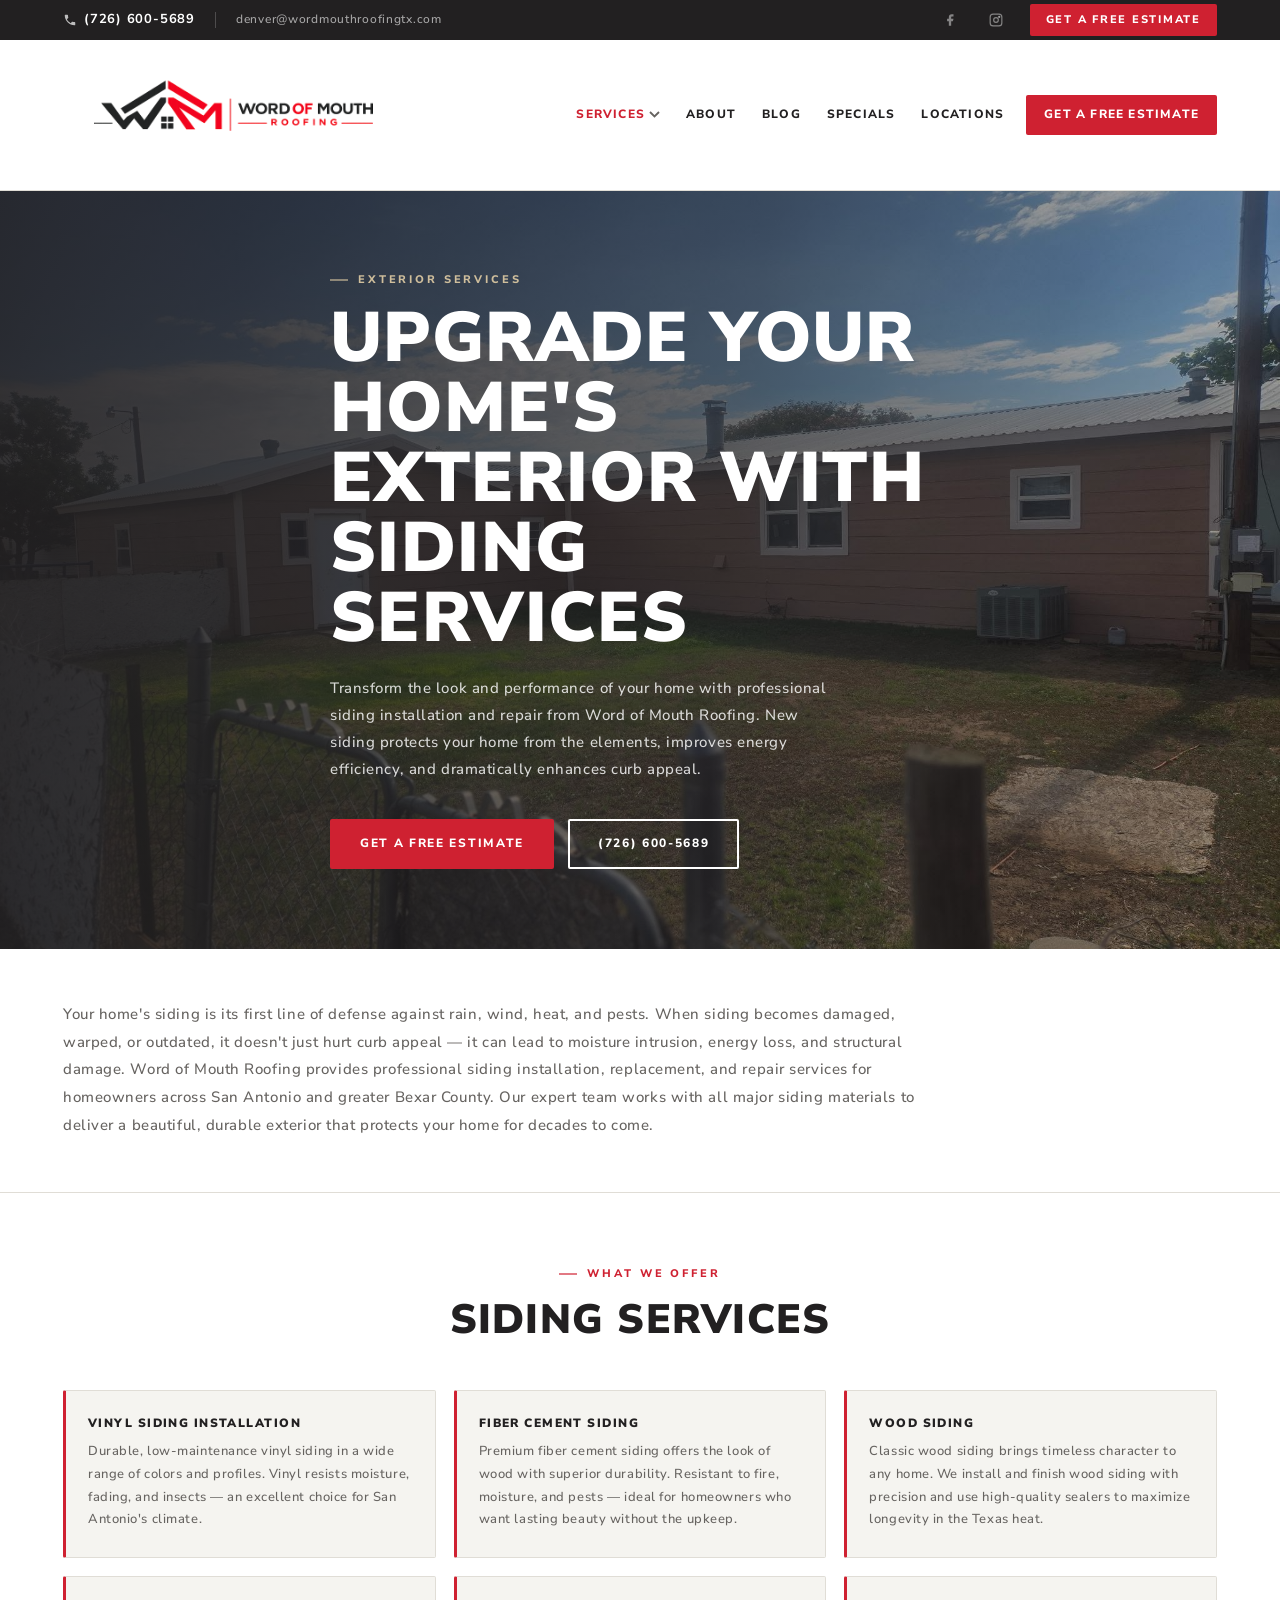
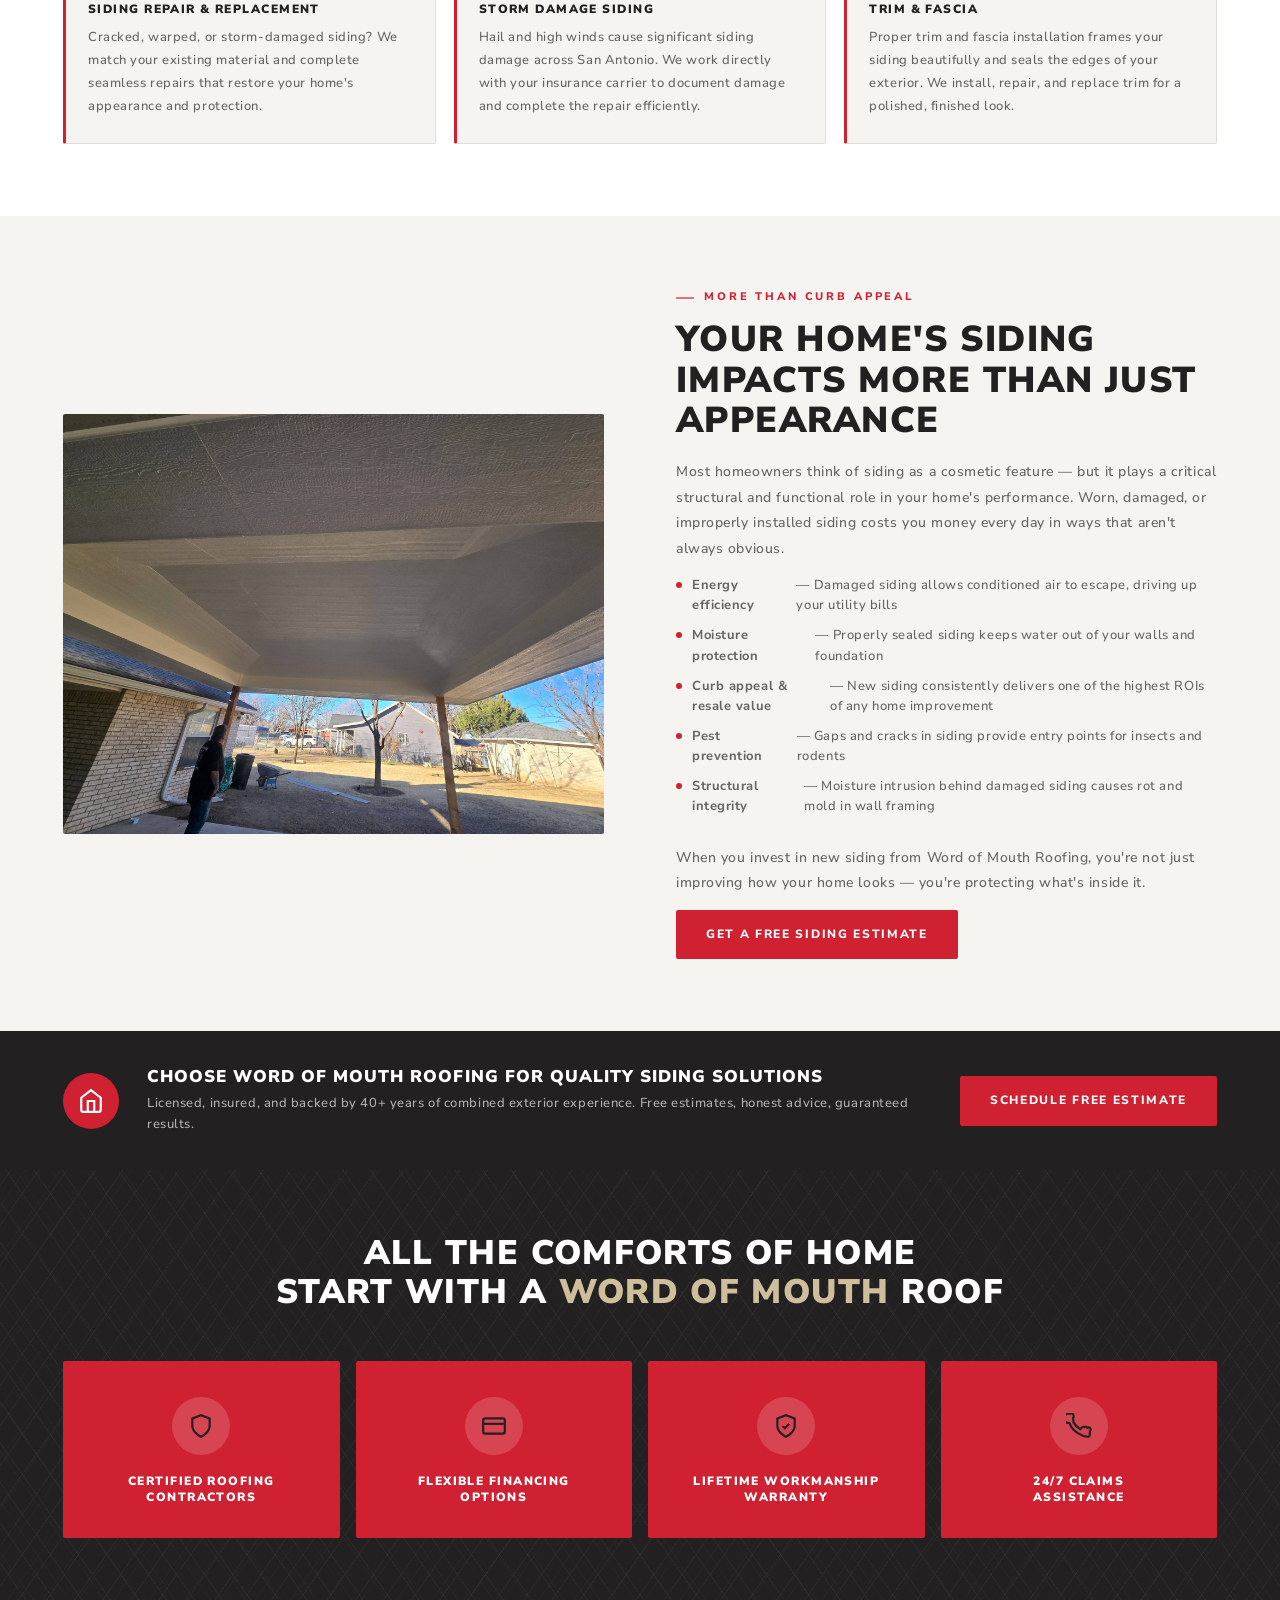
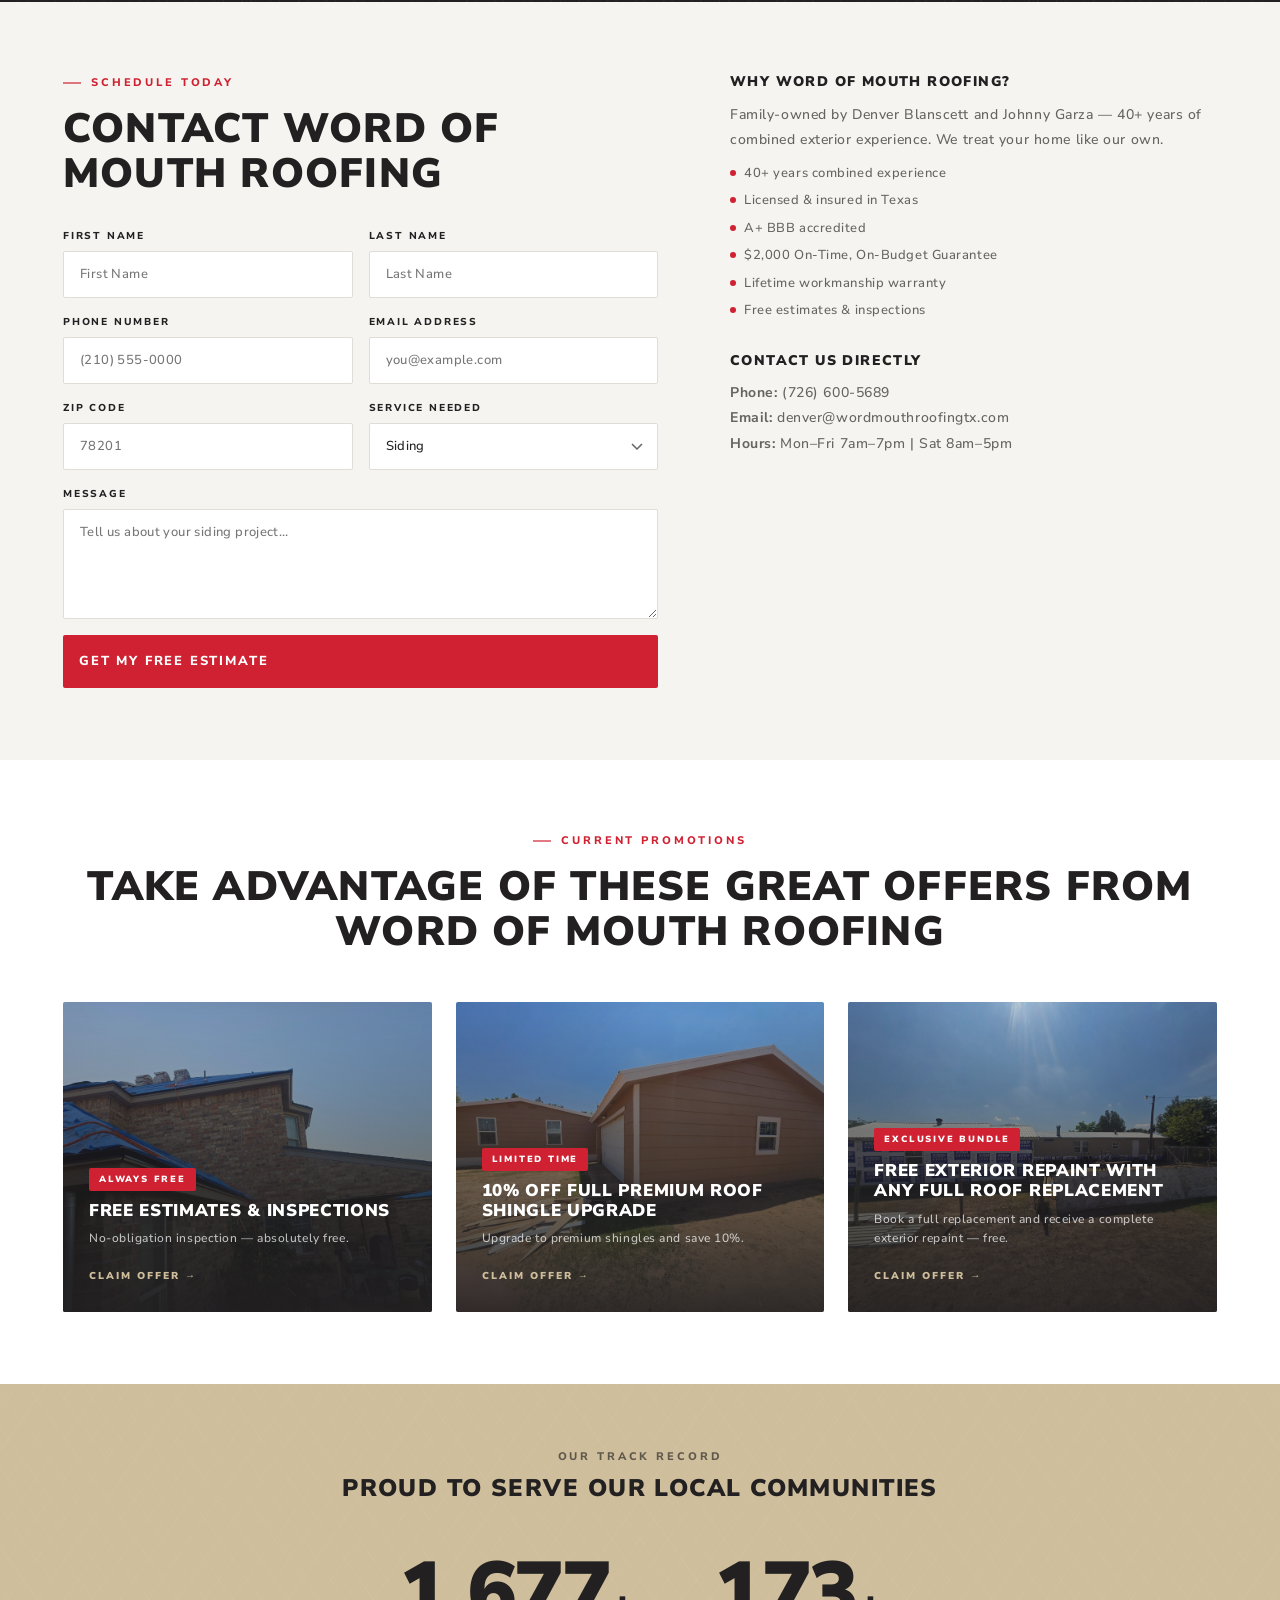
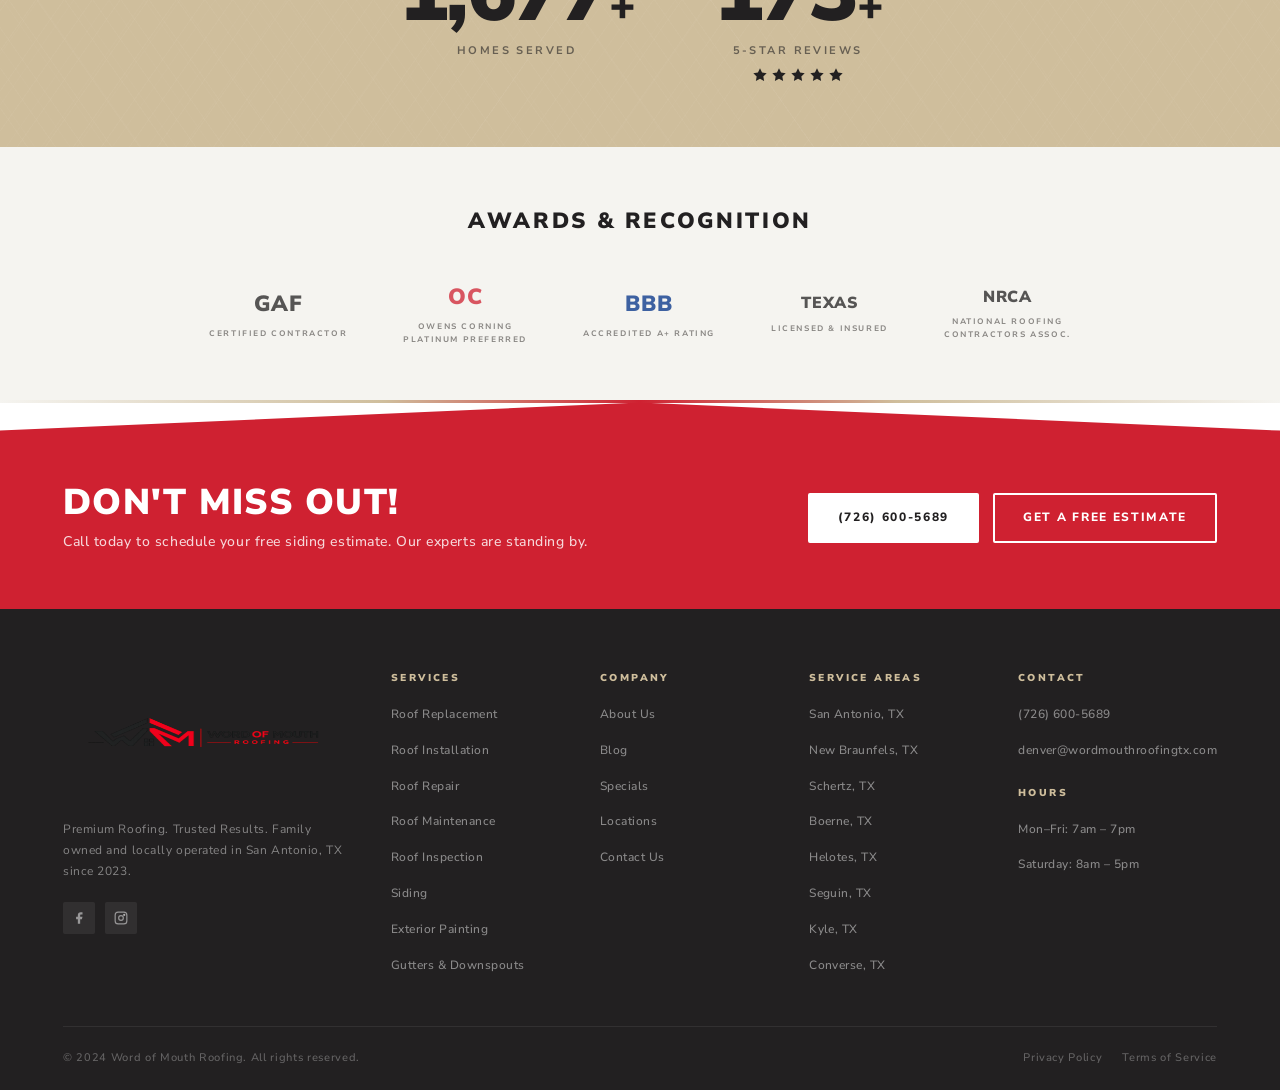
<file: services/siding.html>
﻿<!DOCTYPE html>
<html lang="en">
<head>
<meta charset="UTF-8">
<meta name="viewport" content="width=device-width, initial-scale=1.0">
<title>Siding Installation & Repair San Antonio TX | Word of Mouth Roofing</title>
<meta name="description" content="Professional siding installation and repair in San Antonio TX. Vinyl, fiber cement, wood siding and more from Word of Mouth Roofing. Free estimates.">
<link rel="stylesheet" href="../css/styles.css">
</head>
<body>

<header class="site-header" id="siteHeader">
  <div class="top-bar">
    <div class="container top-bar-inner">
      <div class="tb-left">
        <a href="tel:+17266005689" class="tb-phone"><svg width="14" height="14" viewBox="0 0 24 24" fill="currentColor"><path d="M6.62 10.79c1.44 2.83 3.76 5.14 6.59 6.59l2.2-2.2c.27-.27.67-.36 1.02-.24 1.12.37 2.33.57 3.57.57.55 0 1 .45 1 1V20c0 .55-.45 1-1 1-9.39 0-17-7.61-17-17 0-.55.45-1 1-1h3.5c.55 0 1 .45 1 1 0 1.25.2 2.45.57 3.57.11.35.03.74-.25 1.02l-2.2 2.2z"/></svg>(726) 600-5689</a>
        <div class="tb-divider"></div>
        <a href="mailto:denver@wordmouthroofingtx.com" class="tb-email">denver@wordmouthroofingtx.com</a>
      </div>
      <div class="tb-right">
        <div class="tb-socials"><a href="#" class="tb-soc"><svg width="14" height="14" viewBox="0 0 24 24" fill="currentColor"><path d="M18 2h-3a5 5 0 00-5 5v3H7v4h3v8h4v-8h3l1-4h-4V7a1 1 0 011-1h3z"/></svg></a><a href="#" class="tb-soc"><svg width="14" height="14" viewBox="0 0 24 24" fill="none" stroke="currentColor" stroke-width="2"><rect x="2" y="2" width="20" height="20" rx="5"/><circle cx="12" cy="12" r="4"/><circle cx="17.5" cy="6.5" r="1" fill="currentColor"/></svg></a></div>
        <a href="../contact.html" class="tb-cta">Get A Free Estimate</a>
      </div>
    </div>
  </div>
  <nav class="main-nav">
    <div class="container nav-inner">
      <a href="../index.html" class="nav-logo"><img src="../assets/logo-nav.png" alt="Word of Mouth Roofing"></a>
      <div class="nav-links">
        <div class="nav-dd">
          <span class="nav-link nav-dd-toggle active">Services <svg class="chevron" width="11" height="7" viewBox="0 0 11 7" fill="none"><path d="M1 1l4.5 4.5L10 1" stroke="currentColor" stroke-width="1.8"/></svg></span>
          <div class="nav-dd-menu">
            <a href="roof-replacement.html">Roof Replacement</a><a href="roof-installation.html">Roof Installation</a><a href="roof-repair.html">Roof Repair</a><a href="roof-maintenance.html">Roof Maintenance</a><a href="roof-inspection.html">Roof Inspection</a><a href="siding.html">Siding</a><a href="painting.html">Exterior Painting</a><a href="gutters-downspouts.html">Gutters &amp; Downspouts</a>
          </div>
        </div>
        <a href="../about.html" class="nav-link">About</a><a href="../blog.html" class="nav-link">Blog</a><a href="../specials.html" class="nav-link">Specials</a><a href="../locations.html" class="nav-link">Locations</a>
        <a href="../contact.html" class="nav-link nav-cta-btn">Get A Free Estimate</a>
      </div>
      <button class="burger" id="burger"><span></span><span></span><span></span></button>
    </div>
    <div class="nav-progress" id="navProgress"></div>
  </nav>
</header>
<div class="mobile-menu" id="mobileMenu">
  <button class="mob-close" id="mobileClose">✕</button>
  <img src="../assets/logo-white.png" class="mob-logo" alt="Word of Mouth Roofing">
  <a href="../index.html" class="mob-link">Home</a>
  <a href="#" class="mob-link" id="mobServicesToggle">Services ▾</a>
  <div class="mob-sub" id="mobServicesSub"><a href="roof-replacement.html">Roof Replacement</a><a href="roof-installation.html">Roof Installation</a><a href="roof-repair.html">Roof Repair</a><a href="roof-maintenance.html">Roof Maintenance</a><a href="roof-inspection.html">Roof Inspection</a><a href="siding.html">Siding</a><a href="painting.html">Exterior Painting</a><a href="gutters-downspouts.html">Gutters &amp; Downspouts</a></div>
  <a href="../about.html" class="mob-link">About</a><a href="../blog.html" class="mob-link">Blog</a><a href="../specials.html" class="mob-link">Specials</a><a href="../locations.html" class="mob-link">Locations</a>
  <div class="mob-cta-wrap"><a href="../contact.html" class="mob-cta">Get A Free Estimate</a></div>
</div>

<section class="hero" style="background-image:url('../assets/roof-6.jpg')">
  <div class="container hero-inner">
    <div class="hero-content">
      <span class="eyebrow gold">Exterior Services</span>
      <h1>Upgrade Your Home's Exterior With Siding Services</h1>
      <p class="hero-body">Transform the look and performance of your home with professional siding installation and repair from Word of Mouth Roofing. New siding protects your home from the elements, improves energy efficiency, and dramatically enhances curb appeal.</p>
      <div class="hero-btns">
        <a href="../contact.html" class="btn btn-red">Get A Free Estimate</a>
        <a href="tel:+17266005689" class="btn btn-outline-white">(726) 600-5689</a>
      </div>
    </div>
  </div>
</section>

<section class="page-intro">
  <div class="container">
    <p>Your home's siding is its first line of defense against rain, wind, heat, and pests. When siding becomes damaged, warped, or outdated, it doesn't just hurt curb appeal — it can lead to moisture intrusion, energy loss, and structural damage. Word of Mouth Roofing provides professional siding installation, replacement, and repair services for homeowners across San Antonio and greater Bexar County. Our expert team works with all major siding materials to deliver a beautiful, durable exterior that protects your home for decades to come.</p>
  </div>
</section>

<section class="int-svc-sec bg-white">
  <div class="container">
    <span class="eyebrow" style="text-align:center;display:block">What We Offer</span>
    <h2 class="sec-h2 center">Siding Services</h2>
    <div class="int-svc-grid">
      <div class="int-svc-card" data-reveal><h3>Vinyl Siding Installation</h3><p>Durable, low-maintenance vinyl siding in a wide range of colors and profiles. Vinyl resists moisture, fading, and insects — an excellent choice for San Antonio's climate.</p></div>
      <div class="int-svc-card" data-reveal data-delay="1"><h3>Fiber Cement Siding</h3><p>Premium fiber cement siding offers the look of wood with superior durability. Resistant to fire, moisture, and pests — ideal for homeowners who want lasting beauty without the upkeep.</p></div>
      <div class="int-svc-card" data-reveal data-delay="2"><h3>Wood Siding</h3><p>Classic wood siding brings timeless character to any home. We install and finish wood siding with precision and use high-quality sealers to maximize longevity in the Texas heat.</p></div>
      <div class="int-svc-card" data-reveal data-delay="3"><h3>Siding Repair &amp; Replacement</h3><p>Cracked, warped, or storm-damaged siding? We match your existing material and complete seamless repairs that restore your home's appearance and protection.</p></div>
      <div class="int-svc-card" data-reveal data-delay="4"><h3>Storm Damage Siding</h3><p>Hail and high winds cause significant siding damage across San Antonio. We work directly with your insurance carrier to document damage and complete the repair efficiently.</p></div>
      <div class="int-svc-card" data-reveal><h3>Trim &amp; Fascia</h3><p>Proper trim and fascia installation frames your siding beautifully and seals the edges of your exterior. We install, repair, and replace trim for a polished, finished look.</p></div>
    </div>
  </div>
</section>

<section class="split-sec bg-light">
  <div class="container">
    <div class="split-inner">
      <div class="split-photo" data-reveal><img src="../assets/roof-7.jpg" alt="Siding installation San Antonio TX"></div>
      <div class="split-text" data-reveal>
        <span class="eyebrow">More Than Curb Appeal</span>
        <h2>Your Home's Siding Impacts More Than Just Appearance</h2>
        <p>Most homeowners think of siding as a cosmetic feature — but it plays a critical structural and functional role in your home's performance. Worn, damaged, or improperly installed siding costs you money every day in ways that aren't always obvious.</p>
        <ul class="check-list">
          <li><strong>Energy efficiency</strong> — Damaged siding allows conditioned air to escape, driving up your utility bills</li>
          <li><strong>Moisture protection</strong> — Properly sealed siding keeps water out of your walls and foundation</li>
          <li><strong>Curb appeal &amp; resale value</strong> — New siding consistently delivers one of the highest ROIs of any home improvement</li>
          <li><strong>Pest prevention</strong> — Gaps and cracks in siding provide entry points for insects and rodents</li>
          <li><strong>Structural integrity</strong> — Moisture intrusion behind damaged siding causes rot and mold in wall framing</li>
        </ul>
        <p>When you invest in new siding from Word of Mouth Roofing, you're not just improving how your home looks — you're protecting what's inside it.</p>
        <a href="../contact.html" class="btn btn-red">Get A Free Siding Estimate</a>
      </div>
    </div>
  </div>
</section>

<div class="callout-bar">
  <div class="container">
    <div class="callout-inner">
      <div class="callout-icon"><svg width="26" height="26" viewBox="0 0 24 24" fill="none" stroke="white" stroke-width="2"><path d="M3 9l9-7 9 7v11a2 2 0 01-2 2H5a2 2 0 01-2-2z"/><polyline points="9 22 9 12 15 12 15 22"/></svg></div>
      <div class="callout-text">
        <h3>Choose Word Of Mouth Roofing for Quality Siding Solutions</h3>
        <p>Licensed, insured, and backed by 40+ years of combined exterior experience. Free estimates, honest advice, guaranteed results.</p>
      </div>
      <a href="../contact.html" class="btn btn-red callout-btn">Schedule Free Estimate</a>
    </div>
  </div>
</div>

<section class="comforts-sec">
  <div class="container">
    <p class="comforts-hed">All The Comforts Of Home<br>Start With A <span>Word Of Mouth</span> Roof</p>
    <div class="comforts-grid">
      <div class="comfort-card" data-reveal><div class="comfort-icon"><svg width="26" height="26" viewBox="0 0 24 24" fill="none" stroke="currentColor" stroke-width="2"><path d="M12 22s8-4 8-10V5l-8-3-8 3v7c0 6 8 10 8 10z"/></svg></div><h3>Certified Roofing<br>Contractors</h3></div>
      <div class="comfort-card" data-reveal data-delay="1"><div class="comfort-icon"><svg width="26" height="26" viewBox="0 0 24 24" fill="none" stroke="currentColor" stroke-width="2"><rect x="2" y="5" width="20" height="14" rx="2"/><path d="M2 10h20"/></svg></div><h3>Flexible Financing<br>Options</h3></div>
      <div class="comfort-card" data-reveal data-delay="2"><div class="comfort-icon"><svg width="26" height="26" viewBox="0 0 24 24" fill="none" stroke="currentColor" stroke-width="2"><path d="M12 22s8-4 8-10V5l-8-3-8 3v7c0 6 8 10 8 10z"/><polyline points="9 12 11 14 15 10"/></svg></div><h3>Lifetime Workmanship<br>Warranty</h3></div>
      <div class="comfort-card" data-reveal data-delay="3"><div class="comfort-icon"><svg width="26" height="26" viewBox="0 0 24 24" fill="none" stroke="currentColor" stroke-width="2"><path d="M22 16.92v3a2 2 0 01-2.18 2 19.79 19.79 0 01-8.63-3.07A19.5 19.5 0 013.07 9.18 2 2 0 012 .5h3a2 2 0 012 1.72 2 2 0 01-.45 2.11L6.91 8.65a16 16 0 006.29 6.29l1.52-1.52a2 2 0 012.11-.45 2 2 0 012.81.7A2 2 0 0122 16.92z"/></svg></div><h3>24/7 Claims<br>Assistance</h3></div>
    </div>
  </div>
</section>

<section class="contact-sec">
  <div class="container">
    <div class="contact-inner">
      <div>
        <span class="eyebrow">Schedule Today</span>
        <h2 class="sec-h2">Contact Word Of Mouth Roofing</h2>
        <form class="contact-form" id="contactForm" novalidate>
          <div class="form-row"><div class="form-group"><label>First Name</label><input type="text" name="fname" placeholder="First Name" required></div><div class="form-group"><label>Last Name</label><input type="text" name="lname" placeholder="Last Name" required></div></div>
          <div class="form-row"><div class="form-group"><label>Phone Number</label><input type="tel" name="phone" placeholder="(210) 555-0000" required></div><div class="form-group"><label>Email Address</label><input type="email" name="email" placeholder="you@example.com" required></div></div>
          <div class="form-row"><div class="form-group"><label>ZIP Code</label><input type="text" name="zip" placeholder="78201"></div><div class="form-group"><label>Service Needed</label><select name="service"><option value="Siding" selected>Siding</option><option>Roof Replacement</option><option>Roof Repair</option><option>Roof Inspection</option><option>Exterior Painting</option><option>Gutters &amp; Downspouts</option><option>Other</option></select></div></div>
          <div class="form-group"><label>Message</label><textarea name="message" placeholder="Tell us about your siding project…"></textarea></div>
          <button type="submit" class="btn btn-red form-submit">Get My Free Estimate</button>
        </form>
      </div>
      <div class="contact-info-col" data-reveal>
        <h3>Why Word Of Mouth Roofing?</h3>
        <p>Family-owned by Denver Blanscett and Johnny Garza — 40+ years of combined exterior experience. We treat your home like our own.</p>
        <ul><li>40+ years combined experience</li><li>Licensed &amp; insured in Texas</li><li>A+ BBB accredited</li><li>$2,000 On-Time, On-Budget Guarantee</li><li>Lifetime workmanship warranty</li><li>Free estimates &amp; inspections</li></ul>
        <h3>Contact Us Directly</h3>
        <p><strong>Phone:</strong> <a href="tel:+17266005689">(726) 600-5689</a><br><strong>Email:</strong> <a href="mailto:denver@wordmouthroofingtx.com">denver@wordmouthroofingtx.com</a><br><strong>Hours:</strong> Mon–Fri 7am–7pm | Sat 8am–5pm</p>
      </div>
    </div>
  </div>
</section>

<section class="offers-sec"><div class="container"><span class="eyebrow" style="text-align:center;display:block">Current Promotions</span><h2 class="sec-h2 center">Take Advantage Of These Great Offers From Word Of Mouth Roofing</h2><div class="offers-grid" style="margin-top:48px"><a href="../contact.html" class="offer-card"><img src="../assets/roof-1.jpg" alt="Free Estimates"><div class="offer-body"><span class="offer-tag">Always Free</span><h3>Free Estimates &amp; Inspections</h3><p>No-obligation inspection — absolutely free.</p><span class="offer-link">Claim Offer →</span></div></a><a href="../specials.html" class="offer-card"><img src="../assets/roof-5.jpg" alt="10% Off"><div class="offer-body"><span class="offer-tag">Limited Time</span><h3>10% OFF Full Premium Roof Shingle Upgrade</h3><p>Upgrade to premium shingles and save 10%.</p><span class="offer-link">Claim Offer →</span></div></a><a href="../specials.html" class="offer-card"><img src="../assets/roof-8.jpg" alt="Free Repaint"><div class="offer-body"><span class="offer-tag">Exclusive Bundle</span><h3>FREE Exterior Repaint With Any Full Roof Replacement</h3><p>Book a full replacement and receive a complete exterior repaint — free.</p><span class="offer-link">Claim Offer →</span></div></a></div></div></section>

<section class="stats-bar"><div class="container"><span class="stats-eyebrow">Our Track Record</span><p class="stats-hed">Proud To Serve Our Local Communities</p><div class="stats-nums"><div class="stat-item"><span class="stat-num"><span class="count" data-target="2400">0</span><span class="stat-suffix">+</span></span><span class="stat-label">Homes Served</span></div><div class="stat-item"><span class="stat-num"><span class="count" data-target="247">0</span><span class="stat-suffix">+</span></span><span class="stat-label">5-Star Reviews</span><div class="stat-stars"><svg width="16" height="16" viewBox="0 0 24 24" fill="currentColor"><path d="M12 2l3.09 6.26L22 9.27l-5 4.87 1.18 6.88L12 17.77l-6.18 3.25L7 14.14 2 9.27l6.91-1.01L12 2z"/></svg><svg width="16" height="16" viewBox="0 0 24 24" fill="currentColor"><path d="M12 2l3.09 6.26L22 9.27l-5 4.87 1.18 6.88L12 17.77l-6.18 3.25L7 14.14 2 9.27l6.91-1.01L12 2z"/></svg><svg width="16" height="16" viewBox="0 0 24 24" fill="currentColor"><path d="M12 2l3.09 6.26L22 9.27l-5 4.87 1.18 6.88L12 17.77l-6.18 3.25L7 14.14 2 9.27l6.91-1.01L12 2z"/></svg><svg width="16" height="16" viewBox="0 0 24 24" fill="currentColor"><path d="M12 2l3.09 6.26L22 9.27l-5 4.87 1.18 6.88L12 17.77l-6.18 3.25L7 14.14 2 9.27l6.91-1.01L12 2z"/></svg><svg width="16" height="16" viewBox="0 0 24 24" fill="currentColor"><path d="M12 2l3.09 6.26L22 9.27l-5 4.87 1.18 6.88L12 17.77l-6.18 3.25L7 14.14 2 9.27l6.91-1.01L12 2z"/></svg></div></div></div></div></section>

<section class="awards-sec"><div class="container"><p class="awards-hed">Awards &amp; Recognition</p><div class="awards-logos"><div class="award-logo-item"><strong>GAF</strong><span>Certified Contractor</span></div><div class="award-logo-item"><strong style="color:var(--red)">OC</strong><span>Owens Corning<br>Platinum Preferred</span></div><div class="award-logo-item"><strong style="color:#003087">BBB</strong><span>Accredited A+ Rating</span></div><div class="award-logo-item"><strong style="font-size:16px">TEXAS</strong><span>Licensed &amp; Insured</span></div><div class="award-logo-item"><strong style="font-size:16px">NRCA</strong><span>National Roofing<br>Contractors Assoc.</span></div></div></div></section>

<section class="cta-banner"><div class="container"><div class="cta-banner-inner"><div><h2>Don't Miss Out!</h2><p>Call today to schedule your free siding estimate. Our experts are standing by.</p></div><div class="cta-banner-btns"><a href="tel:+17266005689" class="btn btn-white">(726) 600-5689</a><a href="../contact.html" class="btn btn-outline-white">Get A Free Estimate</a></div></div></div></section>

<footer class="site-footer"><div class="container"><div class="footer-grid"><div class="footer-brand"><img src="../assets/logo-nav.png" class="footer-logo" alt="Word of Mouth Roofing"><p class="footer-tagline">Premium Roofing. Trusted Results. Family owned and locally operated in San Antonio, TX since 2023.</p><div class="footer-socials"><a href="#" class="footer-soc"><svg width="14" height="14" viewBox="0 0 24 24" fill="currentColor"><path d="M18 2h-3a5 5 0 00-5 5v3H7v4h3v8h4v-8h3l1-4h-4V7a1 1 0 011-1h3z"/></svg></a><a href="#" class="footer-soc"><svg width="14" height="14" viewBox="0 0 24 24" fill="none" stroke="currentColor" stroke-width="2"><rect x="2" y="2" width="20" height="20" rx="5"/><circle cx="12" cy="12" r="4"/><circle cx="17.5" cy="6.5" r="1" fill="currentColor"/></svg></a></div></div><div class="footer-col"><h4>Services</h4><ul><li><a href="roof-replacement.html">Roof Replacement</a></li><li><a href="roof-installation.html">Roof Installation</a></li><li><a href="roof-repair.html">Roof Repair</a></li><li><a href="roof-maintenance.html">Roof Maintenance</a></li><li><a href="roof-inspection.html">Roof Inspection</a></li><li><a href="siding.html">Siding</a></li><li><a href="painting.html">Exterior Painting</a></li><li><a href="gutters-downspouts.html">Gutters &amp; Downspouts</a></li></ul></div><div class="footer-col"><h4>Company</h4><ul><li><a href="../about.html">About Us</a></li><li><a href="../blog.html">Blog</a></li><li><a href="../specials.html">Specials</a></li><li><a href="../locations.html">Locations</a></li><li><a href="../contact.html">Contact Us</a></li></ul></div><div class="footer-col"><h4>Service Areas</h4><ul><li><a href="../locations.html">San Antonio, TX</a></li><li><a href="../locations.html">New Braunfels, TX</a></li><li><a href="../locations.html">Schertz, TX</a></li><li><a href="../locations.html">Boerne, TX</a></li><li><a href="../locations.html">Helotes, TX</a></li><li><a href="../locations.html">Seguin, TX</a></li><li><a href="../locations.html">Kyle, TX</a></li><li><a href="../locations.html">Converse, TX</a></li></ul></div><div class="footer-col"><h4>Contact</h4><ul><li><a href="tel:+17266005689">(726) 600-5689</a></li><li><a href="mailto:denver@wordmouthroofingtx.com">denver@wordmouthroofingtx.com</a></li></ul><h4 style="margin-top:24px">Hours</h4><ul><li><a href="#">Mon–Fri: 7am – 7pm</a></li><li><a href="#">Saturday: 8am – 5pm</a></li></ul></div></div><div class="footer-bottom"><p class="footer-copy">&copy; 2024 Word of Mouth Roofing. All rights reserved.</p><div class="footer-legal"><a href="#">Privacy Policy</a><a href="#">Terms of Service</a></div></div></div></footer>
<script src="../js/main.js"></script>
</body>
</html>
</file>
<file: css/styles.css>
/* ==========================================================
   Word of Mouth Roofing — styles.css
   Design: Bone Dry Roofing clone — local, earned, premium
   Font: Nunito Sans (Avenir Next equivalent)
   Colors: Red #CF2131 | Gold #CFBE9C | Dark #222021
========================================================== */

@import url('https://fonts.googleapis.com/css2?family=Nunito+Sans:ital,opsz,wght@0,6..12,300;0,6..12,400;0,6..12,500;0,6..12,600;0,6..12,700;0,6..12,800;0,6..12,900;1,6..12,400;1,6..12,500&display=swap');

/* ── RESET ─────────────────────────────────────────────── */
*, *::before, *::after { box-sizing: border-box; margin: 0; padding: 0; }
html { scroll-behavior: smooth; }
img { display: block; max-width: 100%; height: auto; }
a { text-decoration: none; color: inherit; }
ul { list-style: none; }
button { cursor: pointer; border: none; background: none; font: inherit; }
address { font-style: normal; }
input, select, textarea { font: inherit; }

/* ── DESIGN TOKENS ─────────────────────────────────────── */
:root {
    --red:       #CF2131;
    --red-dk:    #a8151f;
    --gold:      #CFBE9C;
    --gold-dk:   #b8a882;
    --dark:      #222021;
    --text:      #222021;
    --white:     #ffffff;
    --light:     #f5f4f0;
    --border:    #e0ddd6;
    --gray:      #666360;
    --f-body:    'Nunito Sans', 'Avenir Next', Arial, sans-serif;
    --tb-h:      40px;
    --nav-h:     150px;
    --max-w:     1210px;
    --ease:      cubic-bezier(.4, 0, .2, 1);
}

body {
    font-family: var(--f-body);
    font-size: 14px;
    font-weight: 500;
    color: var(--text);
    line-height: 1.65;
    letter-spacing: 0.04em;
    -webkit-font-smoothing: antialiased;
    overflow-x: hidden;
    background: var(--white);
}

/* ── CONTAINER ─────────────────────────────────────────── */
.container {
    max-width: var(--max-w);
    margin: 0 auto;
    padding: 0 28px;
}

/* ── SECTION UTILITIES ─────────────────────────────────── */
.sec        { padding: 72px 0; }
.sec-sm     { padding: 48px 0; }
.sec-lg     { padding: 96px 0; }
.bg-white   { background: var(--white); }
.bg-light   { background: var(--light); }
.bg-dark    { background: var(--dark); }
.bg-red     { background: var(--red); }
.bg-gold    { background: var(--gold); }

.eyebrow {
    display: block;
    font-size: 11px;
    font-weight: 800;
    letter-spacing: 0.26em;
    text-transform: uppercase;
    color: var(--red);
    margin-bottom: 14px;
}
.eyebrow.gold  { color: var(--gold); }
.eyebrow.white { color: rgba(255,255,255,.7); }
.eyebrow.dark  { color: var(--dark); }

h1, h2, h3, h4 {
    font-family: var(--f-body);
    line-height: 1.1;
    letter-spacing: 0.03em;
    font-weight: 900;
    text-transform: uppercase;
}

.sec-h2 {
    font-size: clamp(24px, 3.2vw, 42px);
    color: var(--dark);
    margin-bottom: 18px;
}
.sec-h2.white { color: var(--white); }
.sec-h2.center { text-align: center; }

.sec-body {
    font-size: 15px;
    font-weight: 500;
    line-height: 1.8;
    color: var(--gray);
}

/* ── BUTTONS ────────────────────────────────────────────── */
.btn {
    position: relative;
    overflow: hidden;
    display: inline-flex;
    align-items: center;
    gap: 8px;
    padding: 13px 28px;
    font-family: var(--f-body);
    font-size: 12px;
    font-weight: 800;
    letter-spacing: 0.14em;
    text-transform: uppercase;
    border-radius: 2px;
    transition: background .2s, color .2s, border-color .2s, transform .15s;
    cursor: pointer;
    white-space: nowrap;
    border: 2px solid transparent;
}
.btn:hover { transform: translateY(-1px); }
.btn-red { background: var(--red); color: var(--white); border-color: var(--red); }
.btn-red:hover { background: var(--red-dk); border-color: var(--red-dk); }
.btn-white { background: var(--white); color: var(--dark); border-color: var(--white); }
.btn-white:hover { background: transparent; color: var(--white); }
.btn-outline-white { background: transparent; color: var(--white); border-color: var(--white); }
.btn-outline-white:hover { background: var(--white); color: var(--dark); }
.btn-gold { background: var(--gold); color: var(--dark); border-color: var(--gold); }
.btn-gold:hover { background: var(--gold-dk); border-color: var(--gold-dk); }
.btn-outline-dark { background: transparent; color: var(--white); border-color: rgba(255,255,255,.4); }
.btn-outline-dark:hover { background: var(--white); color: var(--dark); border-color: var(--white); }

/* ── TOP BAR ────────────────────────────────────────────── */
.top-bar {
    background: var(--dark);
    height: var(--tb-h);
}
.top-bar-inner {
    display: flex;
    align-items: center;
    justify-content: space-between;
    height: 100%;
}
.tb-left {
    display: flex;
    align-items: center;
    gap: 20px;
}
.tb-phone {
    display: flex;
    align-items: center;
    gap: 7px;
    color: var(--white);
    font-size: 13px;
    font-weight: 700;
    letter-spacing: 0.06em;
    transition: color .2s;
}
.tb-phone:hover { color: var(--gold); }
.tb-phone svg { opacity: .7; flex-shrink: 0; }
.tb-divider {
    width: 1px;
    height: 16px;
    background: rgba(255,255,255,.2);
}
.tb-email {
    color: rgba(255,255,255,.6);
    font-size: 12px;
    font-weight: 500;
    letter-spacing: 0.06em;
    transition: color .2s;
}
.tb-email:hover { color: var(--white); }
.tb-right {
    display: flex;
    align-items: center;
    gap: 16px;
}
.tb-socials {
    display: flex;
    align-items: center;
    gap: 10px;
}
.tb-soc {
    display: inline-flex;
    align-items: center;
    justify-content: center;
    min-width: 36px;
    min-height: 36px;
    color: rgba(255,255,255,.45);
    transition: color .2s;
}
.tb-soc:hover { color: var(--white); }
.tb-cta {
    font-size: 11px;
    font-weight: 800;
    letter-spacing: 0.16em;
    text-transform: uppercase;
    color: var(--white);
    background: var(--red);
    padding: 7px 16px;
    border-radius: 2px;
    transition: background .2s;
}
.tb-cta:hover { background: var(--red-dk); }

/* ── HEADER / NAV ───────────────────────────────────────── */
.site-header {
    position: sticky;
    top: 0;
    z-index: 900;
}
.main-nav {
    background: var(--white);
    border-bottom: 1px solid var(--border);
    position: relative;
    transition: box-shadow .3s;
}
.site-header.scrolled .main-nav {
    box-shadow: 0 4px 24px rgba(0,0,0,.1);
}
.nav-inner {
    display: flex;
    align-items: center;
    justify-content: space-between;
    height: var(--nav-h);
    gap: 24px;
}
.nav-logo { line-height: 0; flex-shrink: 0; }
.nav-logo img { height: auto; width: 340px; max-width: 42vw; }

.nav-links {
    display: flex;
    align-items: center;
    gap: 2px;
    flex: 1;
    justify-content: flex-end;
}
.nav-link {
    font-size: 12px;
    font-weight: 800;
    letter-spacing: 0.1em;
    text-transform: uppercase;
    color: var(--dark);
    padding: 8px 12px;
    border-radius: 2px;
    transition: color .2s, background .2s;
    white-space: nowrap;
}
.nav-link:hover { color: var(--red); }
.nav-link.active { color: var(--red); }

/* Dropdown */
.nav-dd { position: relative; }
.nav-dd-toggle {
    display: flex;
    align-items: center;
    gap: 4px;
    cursor: pointer;
}
.nav-dd-toggle .chevron {
    transition: transform .25s;
    color: var(--gray);
}
.nav-dd:hover .chevron { transform: rotate(180deg); }
.nav-dd-menu {
    position: absolute;
    top: 100%;
    left: 50%;
    transform: translateX(-50%) translateY(-6px);
    background: var(--white);
    border: 1px solid var(--border);
    border-top: 3px solid var(--red);
    min-width: 230px;
    box-shadow: 0 12px 40px rgba(0,0,0,.13);
    opacity: 0;
    visibility: hidden;
    pointer-events: none;
    transition: opacity .18s, visibility .18s, transform .18s;
    z-index: 200;
    /* invisible padding bridges any sub-pixel gap between toggle and menu */
    padding-top: 8px;
    margin-top: -8px;
}
.nav-dd:hover .nav-dd-menu {
    opacity: 1;
    visibility: visible;
    pointer-events: all;
    transform: translateX(-50%) translateY(0);
}
/* Delay closing by 150ms so the mouse has time to reach the menu */
.nav-dd:not(:hover) .nav-dd-menu {
    transition-delay: 150ms;
}
.nav-dd-menu a {
    display: block;
    padding: 11px 20px;
    font-size: 11px;
    font-weight: 800;
    letter-spacing: 0.1em;
    text-transform: uppercase;
    color: var(--dark);
    border-bottom: 1px solid var(--border);
    transition: background .15s, color .15s, padding-left .15s;
}
.nav-dd-menu a:last-child { border-bottom: none; }
.nav-dd-menu a:hover { background: var(--red); color: var(--white); padding-left: 26px; }

.nav-cta-btn {
    background: var(--red) !important;
    color: var(--white) !important;
    padding: 10px 18px !important;
    border-radius: 2px;
    margin-left: 8px;
}
.nav-cta-btn:hover { background: var(--red-dk) !important; color: var(--white) !important; }

/* Burger */
.burger {
    display: none;
    flex-direction: column;
    justify-content: center;
    align-items: center;
    gap: 5px;
    min-width: 44px;
    min-height: 44px;
    flex-shrink: 0;
}
.burger span {
    display: block;
    width: 24px;
    height: 2px;
    background: var(--dark);
    border-radius: 2px;
    transition: transform .3s, opacity .3s;
}
.burger.open span:nth-child(1) { transform: translateY(7px) rotate(45deg); }
.burger.open span:nth-child(2) { opacity: 0; }
.burger.open span:nth-child(3) { transform: translateY(-7px) rotate(-45deg); }

/* Mobile Menu */
.mobile-menu {
    position: fixed;
    inset: 0;
    background: var(--dark);
    z-index: 950;
    overflow-y: auto;
    padding: 64px 28px 60px;
    display: none;
    flex-direction: column;
}
.mobile-menu.open { display: flex; }
.mob-close {
    position: absolute;
    top: 10px;
    right: 14px;
    color: rgba(255,255,255,.6);
    font-size: 26px;
    line-height: 1;
    cursor: pointer;
    transition: color .2s;
    display: flex;
    align-items: center;
    justify-content: center;
    min-width: 44px;
    min-height: 44px;
}
.mob-close:hover { color: var(--white); }
.mob-logo {
    height: 140px;
    width: auto;
    display: block;
    margin: 0 auto 22px;
}
.mob-header {
    text-align: center;
    padding-bottom: 28px;
    margin-bottom: 20px;
    border-bottom: 1px solid rgba(255,255,255,.1);
}
.mob-phone-link {
    display: inline-flex;
    align-items: center;
    gap: 9px;
    color: var(--gold);
    font-size: 19px;
    font-weight: 800;
    letter-spacing: 0.05em;
    transition: color .2s;
}
.mob-phone-link:hover { color: var(--white); }
.mob-phone-link svg { flex-shrink: 0; color: var(--gold); }
.mob-link {
    display: flex;
    align-items: center;
    justify-content: space-between;
    padding: 16px 0;
    font-size: 18px;
    font-weight: 800;
    letter-spacing: 0.06em;
    text-transform: uppercase;
    color: var(--white);
    border-bottom: 1px solid rgba(255,255,255,.08);
    cursor: pointer;
    transition: color .2s;
}
.mob-link:hover { color: var(--gold); }
.mob-sub {
    display: none;
    flex-direction: column;
    background: rgba(255,255,255,.04);
    border-left: 3px solid var(--red);
    margin-bottom: 4px;
}
.mob-sub.open { display: flex; }
.mob-sub a {
    display: block;
    padding: 12px 20px;
    font-size: 13px;
    font-weight: 700;
    letter-spacing: 0.08em;
    text-transform: uppercase;
    color: rgba(255,255,255,.65);
    border-bottom: 1px solid rgba(255,255,255,.05);
    transition: color .2s;
}
.mob-sub a:hover { color: var(--gold); }
.mob-sub a:last-child { border-bottom: none; }
.mob-cta-wrap {
    margin-top: 28px;
}
.mob-cta {
    display: block;
    padding: 16px;
    background: var(--red);
    color: var(--white);
    font-size: 13px;
    font-weight: 800;
    letter-spacing: 0.14em;
    text-transform: uppercase;
    text-align: center;
    border-radius: 2px;
    transition: background .2s;
}
.mob-cta:hover { background: var(--red-dk); }

/* Nav Progress */
.nav-progress {
    position: absolute;
    bottom: 0;
    left: 0;
    height: 3px;
    width: 0;
    background: var(--red);
    transition: width .1s linear;
}

/* ── HERO BANNER ─────────────────────────────────────────── */
.hero {
    position: relative;
    min-height: 520px;
    display: flex;
    align-items: center;
    background: var(--dark) center/cover no-repeat;
    overflow: hidden;
}
.hero::before {
    content: '';
    position: absolute;
    inset: 0;
    background: linear-gradient(100deg,
        rgba(34,32,33,.90) 0%,
        rgba(34,32,33,.65) 55%,
        rgba(34,32,33,.25) 100%);
}
.hero-inner {
    position: relative;
    z-index: 1;
    padding: 80px 0;
}
.hero-content { max-width: 620px; }
.hero h1 {
    font-size: clamp(34px, 5.5vw, 70px);
    font-weight: 900;
    line-height: 1.0;
    letter-spacing: 0.02em;
    text-transform: uppercase;
    color: var(--white);
    margin-bottom: 22px;
}
.hero-body {
    font-size: 15px;
    font-weight: 500;
    line-height: 1.8;
    color: rgba(255,255,255,.82);
    margin-bottom: 36px;
    max-width: 500px;
}
.hero-btns { display: flex; gap: 14px; flex-wrap: wrap; }

/* Hero round badge (award badge on hero) */
.hero-badge-wrap {
    position: absolute;
    right: 8%;
    bottom: 0;
    transform: translateY(30%);
    z-index: 2;
}
.hero-round-badge {
    width: 148px;
    height: 148px;
    background: var(--red);
    border-radius: 50%;
    display: flex;
    flex-direction: column;
    align-items: center;
    justify-content: center;
    text-align: center;
    padding: 18px;
    box-shadow: 0 8px 40px rgba(0,0,0,.35);
    border: 4px solid var(--white);
}
.hero-round-badge .badge-top {
    font-size: 8px;
    font-weight: 800;
    letter-spacing: 0.2em;
    text-transform: uppercase;
    color: rgba(255,255,255,.8);
    margin-bottom: 4px;
}
.hero-round-badge .badge-main {
    font-size: 13px;
    font-weight: 900;
    letter-spacing: 0.06em;
    text-transform: uppercase;
    color: var(--white);
    line-height: 1.2;
}
.hero-round-badge .badge-sub {
    font-size: 8px;
    font-weight: 700;
    letter-spacing: 0.14em;
    text-transform: uppercase;
    color: rgba(255,255,255,.75);
    margin-top: 4px;
}

/* ── INTRO TEXT ──────────────────────────────────────────── */
.intro-bar {
    background: var(--white);
    padding: 48px 0;
    border-bottom: 1px solid var(--border);
}
.intro-bar p {
    font-size: 15px;
    font-weight: 500;
    line-height: 1.85;
    color: var(--gray);
}
.read-more-toggle {
    display: inline-flex;
    align-items: center;
    gap: 5px;
    margin-top: 12px;
    font-size: 12px;
    font-weight: 800;
    letter-spacing: 0.14em;
    text-transform: uppercase;
    color: var(--red);
    cursor: pointer;
    background: none;
    border: none;
    padding: 0;
    font-family: var(--f-body);
    transition: gap .2s;
}
.read-more-toggle:hover { gap: 8px; }
.intro-extra { display: none; margin-top: 16px; }
.intro-extra.open { display: block; }

/* ── AWARD / RECOGNITION SECTION ────────────────────────── */
.award-sec {
    background: var(--white);
    padding: 72px 0;
}
.award-grid {
    display: grid;
    grid-template-columns: 1fr auto;
    gap: 80px;
    align-items: center;
}
.award-text .eyebrow { margin-bottom: 14px; }
.award-text .sec-h2 { margin-bottom: 20px; }
.award-text p { font-size: 14px; line-height: 1.8; color: var(--gray); margin-bottom: 14px; }
.award-badge-col { display: flex; flex-direction: column; align-items: center; gap: 20px; }
.award-circle {
    width: 160px;
    height: 160px;
    border-radius: 50%;
    background: var(--red);
    display: flex;
    flex-direction: column;
    align-items: center;
    justify-content: center;
    text-align: center;
    padding: 20px;
    box-shadow: 0 8px 40px rgba(207,33,49,.3);
    flex-shrink: 0;
}
.award-circle .ac-year {
    font-size: 10px;
    font-weight: 800;
    letter-spacing: 0.18em;
    text-transform: uppercase;
    color: rgba(255,255,255,.75);
    margin-bottom: 4px;
}
.award-circle .ac-main {
    font-size: 13px;
    font-weight: 900;
    letter-spacing: 0.06em;
    text-transform: uppercase;
    color: var(--white);
    line-height: 1.2;
}
.award-circle .ac-sub {
    font-size: 9px;
    font-weight: 700;
    letter-spacing: 0.14em;
    text-transform: uppercase;
    color: rgba(255,255,255,.7);
    margin-top: 5px;
}

/* ── FAQ SECTION ─────────────────────────────────────────── */
.faq-sec {
    background: var(--light);
    padding: 72px 0;
}
.faq-grid {
    display: grid;
    grid-template-columns: 1fr 1fr;
    gap: 14px;
    margin-top: 48px;
}
.faq-item {
    background: var(--white);
    border: 1px solid var(--border);
    border-radius: 2px;
    overflow: hidden;
}
.faq-q {
    width: 100%;
    display: flex;
    align-items: center;
    justify-content: space-between;
    padding: 18px 20px;
    font-family: var(--f-body);
    font-size: 13px;
    font-weight: 700;
    letter-spacing: 0.04em;
    color: var(--dark);
    text-align: left;
    background: none;
    gap: 14px;
    cursor: pointer;
    transition: background .2s;
}
.faq-q:hover { background: var(--light); }
.faq-icon {
    width: 24px;
    height: 24px;
    background: var(--red);
    border-radius: 50%;
    display: flex;
    align-items: center;
    justify-content: center;
    flex-shrink: 0;
    transition: transform .3s;
}
.faq-icon svg { color: var(--white); }
.faq-item.open .faq-icon { transform: rotate(45deg); }
.faq-body {
    display: grid;
    grid-template-rows: 0fr;
    transition: grid-template-rows .3s var(--ease);
}
.faq-item.open .faq-body { grid-template-rows: 1fr; }
.faq-body-inner { overflow: hidden; }
.faq-body-content {
    padding: 0 20px 18px;
    font-size: 13px;
    line-height: 1.8;
    color: var(--gray);
}

/* ── HOME SERVICES GRID ──────────────────────────────────── */
.home-svcs-sec { background: var(--white); padding: 72px 0; }
.home-svcs-grid {
    display: grid;
    grid-template-columns: repeat(4, 1fr);
    gap: 20px;
    margin-top: 48px;
}
.home-svc-card {
    position: relative;
    border-radius: 2px;
    overflow: hidden;
    height: 270px;
    display: flex;
    align-items: flex-end;
    text-decoration: none;
}
.home-svc-card img {
    position: absolute;
    inset: 0;
    width: 100%;
    height: 100%;
    object-fit: cover;
    transition: transform .5s var(--ease);
}
.home-svc-card:hover img { transform: scale(1.06); }
.home-svc-card::before {
    content: '';
    position: absolute;
    inset: 0;
    background: linear-gradient(to top, rgba(34,32,33,.88) 0%, rgba(34,32,33,.15) 65%);
    z-index: 1;
    transition: background .3s;
}
.home-svc-card:hover::before {
    background: linear-gradient(to top, rgba(207,33,49,.85) 0%, rgba(34,32,33,.25) 65%);
}
.home-svc-body {
    position: relative;
    z-index: 2;
    padding: 20px;
    width: 100%;
}
.home-svc-body h3 {
    font-size: 13px;
    font-weight: 900;
    letter-spacing: 0.1em;
    text-transform: uppercase;
    color: var(--white);
    margin-bottom: 8px;
    line-height: 1.25;
}
.home-svc-link {
    font-size: 10px;
    font-weight: 800;
    letter-spacing: 0.18em;
    text-transform: uppercase;
    color: var(--gold);
    display: flex;
    align-items: center;
    gap: 5px;
    transition: gap .2s;
}
.home-svc-card:hover .home-svc-link { gap: 9px; }

/* ── COMFORTS SECTION (shared all pages) ─────────────────── */
.comforts-sec {
    background: var(--dark);
    padding: 64px 0;
}
.comforts-hed {
    font-size: clamp(20px, 2.8vw, 34px);
    font-weight: 900;
    letter-spacing: 0.04em;
    text-transform: uppercase;
    color: var(--white);
    text-align: center;
    margin-bottom: 48px;
    line-height: 1.15;
}
.comforts-hed span { color: var(--gold); }
.comforts-grid {
    display: grid;
    grid-template-columns: repeat(4, 1fr);
    gap: 16px;
}
.comfort-card {
    background: var(--red);
    padding: 36px 24px 32px;
    text-align: center;
    border-radius: 2px;
    transition: background .22s, transform .22s;
}
.comfort-card:hover { background: var(--red-dk); transform: translateY(-3px); }
.comfort-icon {
    width: 58px;
    height: 58px;
    background: rgba(255,255,255,.16);
    border-radius: 50%;
    display: flex;
    align-items: center;
    justify-content: center;
    margin: 0 auto 18px;
}
.comfort-card h3 {
    font-size: 12px;
    font-weight: 900;
    letter-spacing: 0.12em;
    text-transform: uppercase;
    color: var(--white);
    line-height: 1.4;
}

/* ── CONTACT FORM SECTION (shared) ──────────────────────── */
.contact-sec {
    background: var(--light);
    padding: 72px 0;
}
.contact-sec--full {
    background: var(--white);
    padding: 80px 0;
}
.contact-inner {
    display: grid;
    grid-template-columns: 1.1fr 0.9fr;
    gap: 72px;
    align-items: start;
}

/* ── CONTACT INFO COLUMN (full page version) ─────────────── */
.contact-info-col--full { gap: 0; }

.cic-block {
    padding: 32px 0;
    border-bottom: 1px solid var(--border);
}
.cic-block:first-child { padding-top: 0; }
.cic-block:last-child { border-bottom: none; padding-bottom: 0; }

.cic-block h3 {
    font-size: 13px;
    font-weight: 900;
    letter-spacing: 0.14em;
    text-transform: uppercase;
    color: var(--dark);
    margin-bottom: 16px;
    padding-bottom: 10px;
    border-bottom: 2px solid var(--red);
    display: inline-block;
}
.cic-block p {
    font-size: 14px;
    line-height: 1.85;
    color: var(--gray);
    margin-bottom: 16px;
}
.cic-block p:last-child { margin-bottom: 0; }

.cic-list {
    list-style: none;
    display: flex;
    flex-direction: column;
    gap: 10px;
    margin-top: 4px;
}
.cic-list li {
    display: flex;
    align-items: center;
    gap: 10px;
    font-size: 13px;
    font-weight: 600;
    color: var(--dark);
    line-height: 1.4;
}
.cic-list li svg { flex-shrink: 0; color: var(--red); }

.cic-contact-items {
    display: flex;
    flex-direction: column;
    gap: 16px;
}
.cic-contact-item {
    display: flex;
    align-items: center;
    gap: 16px;
}
.cic-contact-icon {
    width: 42px;
    height: 42px;
    background: var(--red);
    border-radius: 2px;
    display: flex;
    align-items: center;
    justify-content: center;
    color: var(--white);
    flex-shrink: 0;
}
.cic-contact-item strong {
    display: block;
    font-size: 10px;
    font-weight: 900;
    letter-spacing: 0.18em;
    text-transform: uppercase;
    color: var(--gray);
    margin-bottom: 2px;
}
.cic-contact-item a,
.cic-contact-item span {
    font-size: 15px;
    font-weight: 700;
    color: var(--dark);
    transition: color .2s;
}
.cic-contact-item a:hover { color: var(--red); }

.cic-link {
    display: inline-flex;
    align-items: center;
    gap: 6px;
    font-size: 12px;
    font-weight: 800;
    letter-spacing: 0.1em;
    text-transform: uppercase;
    color: var(--red);
    margin-top: 12px;
    transition: gap .2s;
}
.cic-link:hover { gap: 10px; }

/* Hours table */
.hours-table {
    width: 100%;
    border-collapse: collapse;
    margin-bottom: 14px;
}
.hours-table td {
    padding: 8px 0;
    font-size: 13px;
    color: var(--dark);
    border-bottom: 1px solid var(--border);
    font-weight: 600;
}
.hours-table td:last-child {
    text-align: right;
    color: var(--gray);
    font-weight: 500;
}
.hours-closed td { color: var(--gray); opacity: .6; }
.hours-note {
    font-size: 12px;
    color: var(--gray);
    font-style: italic;
    line-height: 1.6;
}

/* Process steps inside contact page */
.process-steps {
    display: flex;
    flex-direction: column;
    gap: 20px;
    margin-top: 4px;
}
.process-step {
    display: flex;
    gap: 16px;
    align-items: flex-start;
}
.process-step .process-num {
    width: 36px;
    height: 36px;
    min-width: 36px;
    font-size: 14px;
}
.process-step-text strong {
    display: block;
    font-size: 13px;
    font-weight: 800;
    letter-spacing: 0.06em;
    text-transform: uppercase;
    color: var(--dark);
    margin-bottom: 4px;
}
.process-step-text p {
    font-size: 13px;
    line-height: 1.75;
    color: var(--gray);
    margin-bottom: 0;
}

/* Form disclaimer note */
.form-note {
    font-size: 11px;
    color: var(--gray);
    margin-top: 12px;
    line-height: 1.6;
    opacity: .75;
}
.contact-sec .sec-h2 { margin-bottom: 32px; }
.form-row {
    display: grid;
    grid-template-columns: 1fr 1fr;
    gap: 16px;
}
.form-group {
    display: flex;
    flex-direction: column;
    gap: 6px;
    margin-bottom: 16px;
}
.form-group.full { grid-column: 1 / -1; }
.form-group label {
    font-size: 10px;
    font-weight: 800;
    letter-spacing: 0.18em;
    text-transform: uppercase;
    color: var(--dark);
}
.form-group input,
.form-group select,
.form-group textarea {
    width: 100%;
    padding: 12px 16px;
    font-family: var(--f-body);
    font-size: 13px;
    font-weight: 500;
    letter-spacing: 0.03em;
    color: var(--dark);
    background: var(--white);
    border: 1px solid var(--border);
    border-radius: 2px;
    outline: none;
    transition: border-color .2s, box-shadow .2s;
}
.form-group input:focus,
.form-group select:focus,
.form-group textarea:focus {
    border-color: var(--red);
    box-shadow: 0 0 0 3px rgba(207,33,49,.1);
}
.form-group textarea { min-height: 110px; resize: vertical; }
.form-group select {
    appearance: none;
    background-image: url("data:image/svg+xml,%3Csvg xmlns='http://www.w3.org/2000/svg' width='12' height='7' fill='none' viewBox='0 0 12 7'%3E%3Cpath stroke='%23666' stroke-width='1.5' d='M1 1l5 5 5-5'/%3E%3C/svg%3E");
    background-repeat: no-repeat;
    background-position: right 14px center;
    padding-right: 40px;
}
.form-submit { width: 100%; padding: 14px; font-size: 13px; }
.contact-info-col h3 {
    font-size: 14px;
    font-weight: 900;
    letter-spacing: 0.1em;
    text-transform: uppercase;
    color: var(--dark);
    margin-bottom: 12px;
    margin-top: 32px;
}
.contact-info-col h3:first-child { margin-top: 0; }
.contact-info-col p {
    font-size: 14px;
    line-height: 1.8;
    color: var(--gray);
    margin-bottom: 12px;
}
.contact-info-col ul { display: flex; flex-direction: column; gap: 8px; }
.contact-info-col ul li {
    display: flex;
    align-items: flex-start;
    gap: 8px;
    font-size: 13px;
    color: var(--gray);
    line-height: 1.5;
}
.contact-info-col ul li::before {
    content: '';
    width: 6px;
    height: 6px;
    background: var(--red);
    border-radius: 50%;
    flex-shrink: 0;
    margin-top: 6px;
}

/* ── OFFERS / SPECIALS SECTION (shared) ─────────────────── */
.offers-sec {
    background: var(--white);
    padding: 72px 0;
}
.offers-sec .sec-h2 { margin-bottom: 8px; }
.offers-sub {
    font-size: 14px;
    color: var(--gray);
    margin-bottom: 48px;
}
.offers-grid {
    display: grid;
    grid-template-columns: repeat(3, 1fr);
    gap: 24px;
}
.offer-card {
    position: relative;
    border-radius: 2px;
    overflow: hidden;
    height: 310px;
    display: flex;
    align-items: flex-end;
    text-decoration: none;
}
.offer-card img {
    position: absolute;
    inset: 0;
    width: 100%;
    height: 100%;
    object-fit: cover;
    transition: transform .5s var(--ease);
}
.offer-card:hover img { transform: scale(1.05); }
.offer-card::before {
    content: '';
    position: absolute;
    inset: 0;
    background: linear-gradient(to top, rgba(34,32,33,.92) 0%, rgba(34,32,33,.2) 100%);
    z-index: 1;
}
.offer-body {
    position: relative;
    z-index: 2;
    padding: 26px;
    width: 100%;
}
.offer-tag {
    display: inline-block;
    background: var(--red);
    color: var(--white);
    font-size: 9px;
    font-weight: 900;
    letter-spacing: 0.2em;
    text-transform: uppercase;
    padding: 4px 10px;
    border-radius: 2px;
    margin-bottom: 10px;
}
.offer-body h3 {
    font-size: 17px;
    font-weight: 900;
    letter-spacing: 0.04em;
    text-transform: uppercase;
    color: var(--white);
    line-height: 1.2;
    margin-bottom: 8px;
}
.offer-body p {
    font-size: 12px;
    line-height: 1.65;
    color: rgba(255,255,255,.72);
    margin-bottom: 14px;
}
.offer-link {
    display: inline-flex;
    align-items: center;
    gap: 5px;
    font-size: 10px;
    font-weight: 900;
    letter-spacing: 0.2em;
    text-transform: uppercase;
    color: var(--gold);
    transition: gap .2s;
}
.offer-card:hover .offer-link { gap: 9px; }

/* ── PROJECT GALLERY ─────────────────────────────────────── */
.gallery-sec {
    padding: 88px 0 72px;
    background: var(--white);
}
.gallery-sub {
    text-align: center;
    max-width: 640px;
    margin: 0 auto 48px;
    font-size: 15px;
    line-height: 1.8;
    color: var(--gray);
}
.gallery-grid {
    display: grid;
    grid-template-columns: repeat(4, 1fr);
    grid-auto-rows: 220px;
    gap: 10px;
}
.gallery-item {
    position: relative;
    overflow: hidden;
    border-radius: 2px;
    background: var(--border);
}
.gallery-item--tall { grid-row: span 2; }
.gallery-item--wide { grid-column: span 2; }
.gallery-item img {
    width: 100%;
    height: 100%;
    object-fit: cover;
    display: block;
    transition: transform 0.5s ease;
}
.gallery-item:hover img { transform: scale(1.06); }
.gallery-overlay {
    position: absolute;
    inset: 0;
    background: linear-gradient(to top, rgba(34,32,33,.8) 0%, transparent 60%);
    opacity: 0;
    transition: opacity 0.3s ease;
    display: flex;
    align-items: flex-end;
    padding: 18px 16px;
}
.gallery-item:hover .gallery-overlay { opacity: 1; }
.gallery-overlay span {
    font-family: var(--font-head);
    font-size: 13px;
    font-weight: 700;
    letter-spacing: .08em;
    text-transform: uppercase;
    color: var(--white);
}
.gallery-cta {
    text-align: center;
    margin-top: 48px;
}
@media (max-width: 900px) {
    .gallery-grid { grid-template-columns: repeat(3, 1fr); grid-auto-rows: 180px; }
}
@media (max-width: 620px) {
    .gallery-grid { grid-template-columns: repeat(2, 1fr); grid-auto-rows: 160px; gap: 6px; }
    .gallery-item--tall { grid-row: span 1; }
}

/* ── STATS BAR — gold section (shared) ──────────────────── */
.stats-bar {
    background: var(--gold);
    padding: 64px 0;
}
.stats-eyebrow {
    font-size: 11px;
    font-weight: 800;
    letter-spacing: 0.26em;
    text-transform: uppercase;
    color: rgba(34,32,33,.65);
    text-align: center;
    display: block;
    margin-bottom: 8px;
}
.stats-hed {
    font-size: clamp(16px, 2.2vw, 24px);
    font-weight: 900;
    letter-spacing: 0.06em;
    text-transform: uppercase;
    color: var(--dark);
    text-align: center;
    margin-bottom: 48px;
    line-height: 1.2;
}
.stats-nums {
    display: flex;
    align-items: flex-start;
    justify-content: center;
    gap: 80px;
}
.stat-item { text-align: center; }
.stat-num {
    display: block;
    font-size: clamp(48px, 6.5vw, 84px);
    font-weight: 900;
    letter-spacing: -0.03em;
    color: var(--dark);
    line-height: 1;
}
.stat-suffix {
    font-size: clamp(28px, 3.5vw, 48px);
    font-weight: 900;
    color: var(--dark);
}
.stat-label {
    display: block;
    font-size: 11px;
    font-weight: 700;
    letter-spacing: 0.22em;
    text-transform: uppercase;
    color: rgba(34,32,33,.6);
    margin-top: 8px;
}
.stat-stars {
    display: flex;
    justify-content: center;
    gap: 3px;
    margin-top: 6px;
}
.stat-stars svg { color: var(--dark); }

/* ── AWARDS & RECOGNITION (shared) ──────────────────────── */
.awards-sec {
    background: var(--light);
    padding: 56px 0;
}
.awards-hed {
    font-size: clamp(16px, 2vw, 22px);
    font-weight: 900;
    letter-spacing: 0.12em;
    text-transform: uppercase;
    color: var(--dark);
    text-align: center;
    margin-bottom: 40px;
}
.awards-logos {
    display: flex;
    align-items: center;
    justify-content: center;
    flex-wrap: wrap;
    gap: 32px 56px;
}
.award-logo-item {
    display: flex;
    flex-direction: column;
    align-items: center;
    gap: 5px;
    opacity: .75;
    transition: opacity .2s;
}
.award-logo-item:hover { opacity: 1; }
.award-logo-item strong {
    font-size: 22px;
    font-weight: 900;
    letter-spacing: 0.04em;
    color: var(--dark);
}
.award-logo-item span {
    font-size: 8px;
    font-weight: 700;
    letter-spacing: 0.2em;
    text-transform: uppercase;
    color: var(--gray);
    text-align: center;
}
.award-badge-img {
    height: 96px;
    width: auto;
    object-fit: contain;
    display: block;
}
.award-badge-img--wide {
    height: 64px;
}

/* ── Hero badge strip ──────────────────────────────────────── */
.hs-badges {
    display: flex;
    align-items: center;
    gap: 16px;
    margin-top: 36px;
    padding-top: 26px;
    border-top: 1px solid rgba(255,255,255,.13);
    flex-wrap: wrap;
}
.hs-badge {
    height: 54px;
    width: auto;
    object-fit: contain;
    opacity: 0.88;
    filter: drop-shadow(0 1px 4px rgba(0,0,0,.5));
    transition: opacity .25s, filter .25s;
}
.hs-badge--wide { height: 38px; }
.hs-badge:hover { opacity: 1; filter: drop-shadow(0 2px 8px rgba(0,0,0,.6)); }

/* ── Footer badges ─────────────────────────────────────────── */
.footer-badges {
    display: flex;
    align-items: center;
    gap: 14px;
    flex-wrap: wrap;
    margin-top: 4px;
}
.footer-badge {
    height: 46px;
    width: auto;
    object-fit: contain;
    filter: brightness(0) invert(1);
    opacity: 0.4;
    transition: opacity .25s;
}
.footer-badge--wide { height: 32px; }
.footer-badge:hover { opacity: 0.75; }

/* ── RED CTA BANNER (shared) ─────────────────────────────── */
.cta-banner {
    background: var(--red);
    padding: 52px 0;
}
.cta-banner-inner {
    display: flex;
    align-items: center;
    justify-content: space-between;
    gap: 32px;
    flex-wrap: wrap;
}
.cta-banner h2 {
    font-size: clamp(20px, 2.8vw, 36px);
    font-weight: 900;
    letter-spacing: 0.04em;
    text-transform: uppercase;
    color: var(--white);
    line-height: 1.1;
}
.cta-banner p {
    font-size: 14px;
    color: rgba(255,255,255,.82);
    margin-top: 8px;
    font-weight: 500;
}
.cta-banner-btns {
    display: flex;
    align-items: center;
    gap: 14px;
    flex-shrink: 0;
}

/* ── MAP SECTION (shared) ────────────────────────────────── */
.map-sec {
    background: var(--dark);
    padding: 64px 0;
}
.map-inner {
    display: grid;
    grid-template-columns: 1fr 1fr;
    gap: 64px;
    align-items: center;
}
.map-text h2 {
    font-size: clamp(22px, 3vw, 38px);
    font-weight: 900;
    letter-spacing: 0.04em;
    text-transform: uppercase;
    color: var(--white);
    margin-bottom: 18px;
    line-height: 1.12;
}
.map-text p {
    font-size: 14px;
    color: rgba(255,255,255,.68);
    line-height: 1.8;
    margin-bottom: 24px;
}
.map-areas {
    display: flex;
    flex-wrap: wrap;
    gap: 8px;
    margin-bottom: 28px;
}
.map-area-tag {
    font-size: 11px;
    font-weight: 700;
    letter-spacing: 0.1em;
    text-transform: uppercase;
    color: rgba(255,255,255,.65);
    background: rgba(255,255,255,.08);
    padding: 8px 14px;
    border-radius: 2px;
    border: 1px solid rgba(255,255,255,.1);
    transition: background .2s, color .2s;
}
.map-area-tag:hover { background: var(--red); color: var(--white); border-color: var(--red); }
.map-visual {
    background: rgba(255,255,255,.04);
    border: 1px solid rgba(255,255,255,.08);
    border-radius: 4px;
    height: 340px;
    display: flex;
    align-items: center;
    justify-content: center;
    overflow: hidden;
    position: relative;
}
.map-visual img {
    width: 100%;
    height: 100%;
    object-fit: cover;
    opacity: .55;
}
.map-visual-overlay {
    position: absolute;
    inset: 0;
    display: flex;
    flex-direction: column;
    align-items: center;
    justify-content: center;
    gap: 10px;
}
.map-visual-overlay span {
    font-size: 13px;
    font-weight: 800;
    letter-spacing: 0.14em;
    text-transform: uppercase;
    color: var(--gold);
}

/* ── FOOTER ──────────────────────────────────────────────── */
.site-footer {
    background: var(--dark);
    border-top: 4px solid var(--red);
}
.footer-grid {
    display: grid;
    grid-template-columns: 280px repeat(4, 1fr);
    gap: 48px;
    padding: 64px 0 48px;
}
.footer-brand { display: flex; flex-direction: column; gap: 16px; }
.footer-logo {
    height: 130px;
    width: auto;
    display: block;
}
.footer-tagline {
    font-size: 12px;
    font-weight: 400;
    line-height: 1.75;
    color: rgba(255,255,255,.45);
}
.footer-socials { display: flex; gap: 10px; margin-top: 4px; }
.footer-soc {
    width: 32px;
    height: 32px;
    background: rgba(255,255,255,.07);
    border-radius: 2px;
    display: flex;
    align-items: center;
    justify-content: center;
    color: rgba(255,255,255,.5);
    transition: background .2s, color .2s;
}
.footer-soc:hover { background: var(--red); color: var(--white); }
.footer-col h4 {
    font-size: 10px;
    font-weight: 900;
    letter-spacing: 0.24em;
    text-transform: uppercase;
    color: var(--gold);
    margin-bottom: 18px;
}
.footer-col ul { display: flex; flex-direction: column; gap: 10px; }
.footer-col ul li a {
    display: block;
    padding: 3px 0;
    font-size: 12px;
    font-weight: 500;
    color: rgba(255,255,255,.48);
    letter-spacing: 0.04em;
    transition: color .2s;
}
.footer-col ul li a:hover { color: var(--white); }
.footer-bottom {
    border-top: 1px solid rgba(255,255,255,.07);
    padding: 22px 0;
    display: flex;
    align-items: center;
    justify-content: space-between;
    gap: 16px;
    flex-wrap: wrap;
}
.footer-copy {
    font-size: 11px;
    color: rgba(255,255,255,.3);
    letter-spacing: 0.06em;
}
.footer-legal { display: flex; gap: 20px; }
.footer-legal a {
    font-size: 11px;
    color: rgba(255,255,255,.3);
    letter-spacing: 0.06em;
    transition: color .2s;
}
.footer-legal a:hover { color: var(--white); }

/* ── PAGE: SERVICE INTERIOR ──────────────────────────────── */
.page-intro {
    background: var(--white);
    padding: 52px 0;
    border-bottom: 1px solid var(--border);
}
.page-intro p {
    font-size: 15px;
    font-weight: 500;
    line-height: 1.85;
    color: var(--gray);
    max-width: 880px;
}

.process-sec { background: var(--light); padding: 72px 0; }
.process-grid {
    display: grid;
    grid-template-columns: repeat(3, 1fr);
    gap: 20px;
    margin-top: 48px;
}
.process-card {
    background: var(--white);
    border: 1px solid var(--border);
    border-top: 3px solid var(--red);
    padding: 32px 26px;
    border-radius: 2px;
}
.process-num {
    display: inline-flex;
    align-items: center;
    justify-content: center;
    width: 38px;
    height: 38px;
    background: var(--red);
    color: var(--white);
    font-size: 15px;
    font-weight: 900;
    border-radius: 50%;
    margin-bottom: 16px;
}
.process-card h3 {
    font-size: 13px;
    font-weight: 900;
    letter-spacing: 0.1em;
    text-transform: uppercase;
    color: var(--dark);
    margin-bottom: 10px;
}
.process-card p {
    font-size: 13px;
    line-height: 1.75;
    color: var(--gray);
}

.int-svc-sec { background: var(--white); padding: 72px 0; }
.int-svc-grid {
    display: grid;
    grid-template-columns: repeat(3, 1fr);
    gap: 18px;
    margin-top: 48px;
}
.int-svc-card {
    background: var(--light);
    border: 1px solid var(--border);
    border-left: 3px solid var(--red);
    padding: 26px 22px;
    border-radius: 2px;
    transition: border-left-color .2s, background .2s;
}
.int-svc-card:hover { background: rgba(207,33,49,.04); }
.int-svc-card h3 {
    font-size: 12px;
    font-weight: 900;
    letter-spacing: 0.12em;
    text-transform: uppercase;
    color: var(--dark);
    margin-bottom: 10px;
}
.int-svc-card p {
    font-size: 13px;
    line-height: 1.75;
    color: var(--gray);
}

.split-sec { padding: 72px 0; }
.split-inner {
    display: grid;
    grid-template-columns: 1fr 1fr;
    gap: 72px;
    align-items: center;
}
.split-inner.reverse { direction: rtl; }
.split-inner.reverse > * { direction: ltr; }
.split-photo {
    border-radius: 2px;
    overflow: hidden;
    position: relative;
}
.split-photo img {
    width: 100%;
    height: 420px;
    object-fit: cover;
    display: block;
}
.split-text h2 {
    font-size: clamp(22px, 3vw, 36px);
    font-weight: 900;
    letter-spacing: 0.04em;
    text-transform: uppercase;
    color: var(--dark);
    margin-bottom: 18px;
    line-height: 1.12;
}
.split-text p {
    font-size: 14px;
    line-height: 1.82;
    color: var(--gray);
    margin-bottom: 14px;
}
.check-list {
    display: flex;
    flex-direction: column;
    gap: 10px;
    margin-bottom: 28px;
}
.check-list li {
    display: flex;
    align-items: flex-start;
    gap: 10px;
    font-size: 13px;
    color: var(--gray);
    line-height: 1.55;
}
.check-list li::before {
    content: '';
    width: 6px;
    height: 6px;
    background: var(--red);
    border-radius: 50%;
    flex-shrink: 0;
    margin-top: 7px;
}

.callout-bar {
    background: var(--dark);
    padding: 36px 0;
}
.callout-inner {
    display: flex;
    align-items: center;
    gap: 28px;
}
.callout-icon {
    width: 56px;
    height: 56px;
    background: var(--red);
    border-radius: 50%;
    display: flex;
    align-items: center;
    justify-content: center;
    flex-shrink: 0;
}
.callout-text h3 {
    font-size: 17px;
    font-weight: 900;
    letter-spacing: 0.06em;
    text-transform: uppercase;
    color: var(--white);
    line-height: 1.2;
}
.callout-text p {
    font-size: 13px;
    color: rgba(255,255,255,.65);
    margin-top: 5px;
    line-height: 1.6;
}
.callout-btn { margin-left: auto; flex-shrink: 0; }

/* ── PAGE: ABOUT ─────────────────────────────────────────── */
.team-sec { background: var(--white); padding: 72px 0; }
.team-grid {
    display: grid;
    grid-template-columns: repeat(3, 1fr);
    gap: 32px;
    margin-top: 48px;
}
.team-card { text-align: center; }
.team-photo {
    width: 100%;
    height: 290px;
    object-fit: cover;
    object-position: top;
    border-radius: 2px;
    margin-bottom: 18px;
    display: block;
}
.team-card h3 {
    font-size: 15px;
    font-weight: 900;
    letter-spacing: 0.06em;
    text-transform: uppercase;
    color: var(--dark);
    margin-bottom: 5px;
}
.team-card .team-title {
    font-size: 11px;
    font-weight: 700;
    letter-spacing: 0.16em;
    text-transform: uppercase;
    color: var(--red);
    display: block;
}
.team-card p {
    font-size: 13px;
    line-height: 1.75;
    color: var(--gray);
    margin-top: 10px;
}
.values-grid {
    display: grid;
    grid-template-columns: repeat(3, 1fr);
    gap: 20px;
    margin-top: 48px;
}
.value-card {
    background: var(--light);
    border-top: 3px solid var(--red);
    padding: 28px 24px;
    border-radius: 2px;
}
.value-card h3 {
    font-size: 13px;
    font-weight: 900;
    letter-spacing: 0.1em;
    text-transform: uppercase;
    color: var(--dark);
    margin-bottom: 10px;
}
.value-card p {
    font-size: 13px;
    line-height: 1.75;
    color: var(--gray);
}

/* ── PAGE: BLOG ──────────────────────────────────────────── */
.blog-page-hero {
    background: var(--dark) center/cover no-repeat;
    padding: 80px 0;
    position: relative;
}
.blog-page-hero::before {
    content: '';
    position: absolute;
    inset: 0;
    background: rgba(34,32,33,.72);
}
.blog-page-hero h1 {
    position: relative;
    font-size: clamp(36px, 6vw, 72px);
    font-weight: 900;
    letter-spacing: 0.06em;
    text-transform: uppercase;
    color: var(--white);
    text-align: center;
}
.blog-grid {
    display: grid;
    grid-template-columns: repeat(3, 1fr);
    gap: 28px;
    margin-top: 56px;
}
.blog-card {
    background: var(--white);
    border: 1px solid var(--border);
    border-radius: 2px;
    overflow: hidden;
    transition: box-shadow .25s, transform .25s;
    display: flex;
    flex-direction: column;
}
.blog-card:hover { box-shadow: 0 10px 40px rgba(0,0,0,.11); transform: translateY(-3px); }
.blog-thumb {
    height: 210px;
    overflow: hidden;
    flex-shrink: 0;
}
.blog-thumb img {
    width: 100%;
    height: 100%;
    object-fit: cover;
    transition: transform .45s var(--ease);
}
.blog-card:hover .blog-thumb img { transform: scale(1.05); }
.blog-card-body {
    padding: 24px;
    display: flex;
    flex-direction: column;
    flex: 1;
}
.blog-cat {
    display: inline-block;
    font-size: 9px;
    font-weight: 900;
    letter-spacing: 0.2em;
    text-transform: uppercase;
    color: var(--red);
    margin-bottom: 10px;
}
.blog-card-body h3 {
    font-size: 14px;
    font-weight: 800;
    letter-spacing: 0.03em;
    text-transform: none;
    color: var(--dark);
    margin-bottom: 10px;
    line-height: 1.4;
}
.blog-card-body p {
    font-size: 12px;
    line-height: 1.75;
    color: var(--gray);
    margin-bottom: 18px;
    flex: 1;
}
.blog-read {
    display: inline-flex;
    align-items: center;
    gap: 5px;
    font-size: 10px;
    font-weight: 900;
    letter-spacing: 0.18em;
    text-transform: uppercase;
    color: var(--red);
    transition: gap .2s;
}
.blog-card:hover .blog-read { gap: 9px; }
.blog-cats-sec {
    background: var(--light);
    padding: 48px 0 64px;
    margin-top: 64px;
}
.blog-cats-hed {
    font-size: 16px;
    font-weight: 900;
    letter-spacing: 0.12em;
    text-transform: uppercase;
    color: var(--dark);
    margin-bottom: 20px;
    text-align: center;
}
.blog-cat-pills {
    display: flex;
    flex-wrap: wrap;
    justify-content: center;
    gap: 10px;
}
.cat-pill {
    padding: 8px 20px;
    background: var(--white);
    border: 1px solid var(--border);
    border-radius: 20px;
    font-size: 11px;
    font-weight: 800;
    letter-spacing: 0.1em;
    text-transform: uppercase;
    color: var(--dark);
    transition: background .2s, color .2s, border-color .2s;
    cursor: pointer;
}
.cat-pill:hover { background: var(--red); color: var(--white); border-color: var(--red); }

/* ── PAGE: LOCATIONS ─────────────────────────────────────── */
.locs-grid {
    display: grid;
    grid-template-columns: repeat(4, 1fr);
    gap: 12px;
    margin-top: 48px;
}
.loc-item {
    display: flex;
    align-items: center;
    gap: 8px;
    padding: 13px 16px;
    background: var(--white);
    border: 1px solid var(--border);
    border-left: 3px solid var(--red);
    font-size: 13px;
    font-weight: 600;
    color: var(--dark);
    letter-spacing: 0.04em;
    transition: background .2s, color .2s;
    border-radius: 2px;
}
.loc-item:hover { background: var(--red); color: var(--white); }
.loc-item::before {
    content: '';
    width: 5px;
    height: 5px;
    border-radius: 50%;
    background: var(--red);
    flex-shrink: 0;
    transition: background .2s;
}
.loc-item:hover::before { background: var(--white); }

/* ── PAGE: SPECIALS ──────────────────────────────────────── */
.specials-grid {
    display: grid;
    grid-template-columns: repeat(3, 1fr);
    gap: 28px;
    margin-top: 56px;
}
.special-card {
    background: var(--white);
    border: 1px solid var(--border);
    border-radius: 2px;
    overflow: hidden;
    transition: box-shadow .25s, transform .25s;
}
.special-card:hover { box-shadow: 0 10px 40px rgba(0,0,0,.1); transform: translateY(-3px); }
.special-img {
    height: 230px;
    overflow: hidden;
}
.special-img img {
    width: 100%;
    height: 100%;
    object-fit: cover;
    transition: transform .4s var(--ease);
}
.special-card:hover .special-img img { transform: scale(1.04); }
.special-body {
    padding: 28px 24px;
}
.special-body h3 {
    font-size: 20px;
    font-weight: 900;
    letter-spacing: 0.04em;
    text-transform: uppercase;
    color: var(--dark);
    margin-bottom: 12px;
    line-height: 1.15;
}
.special-body p {
    font-size: 13px;
    line-height: 1.8;
    color: var(--gray);
    margin-bottom: 20px;
}
.special-disclaimer {
    font-size: 11px;
    color: rgba(0,0,0,.35);
    margin-top: 10px;
    font-style: italic;
}

/* ── SCROLL REVEAL ───────────────────────────────────────── */
[data-reveal] {
    opacity: 0;
    transform: translateY(28px);
    transition: opacity .65s var(--ease), transform .65s var(--ease);
}
[data-reveal].in-view { opacity: 1; transform: none; }
[data-reveal][data-delay="1"] { transition-delay: .1s; }
[data-reveal][data-delay="2"] { transition-delay: .2s; }
[data-reveal][data-delay="3"] { transition-delay: .3s; }
[data-reveal][data-delay="4"] { transition-delay: .4s; }

/* ── RESPONSIVE ──────────────────────────────────────────── */
@media (max-width: 1140px) {
    .nav-link { padding: 8px 9px; font-size: 11px; }
    .footer-grid { grid-template-columns: 1fr 1fr 1fr; }
    .comforts-grid { grid-template-columns: 1fr 1fr; }
    .home-svcs-grid { grid-template-columns: 1fr 1fr; }
}

@media (max-width: 900px) {
    .nav-links, .tb-email { display: none; }
    .burger { display: flex; }
    .hero { min-height: 400px; }
    .hero h1 { font-size: clamp(28px, 7vw, 48px); }
    .award-grid { grid-template-columns: 1fr; gap: 40px; }
    .split-inner { grid-template-columns: 1fr; gap: 40px; }
    .split-inner.reverse { direction: ltr; }
    .process-grid { grid-template-columns: 1fr 1fr; }
    .int-svc-grid { grid-template-columns: 1fr 1fr; }
    .contact-inner { grid-template-columns: 1fr; gap: 40px; }
    .offers-grid { grid-template-columns: 1fr 1fr; }
    .faq-grid { grid-template-columns: 1fr; }
    .specials-grid { grid-template-columns: 1fr 1fr; }
    .blog-grid { grid-template-columns: 1fr 1fr; }
    .team-grid { grid-template-columns: 1fr 1fr; }
    .locs-grid { grid-template-columns: 1fr 1fr 1fr; }
    .map-inner { grid-template-columns: 1fr; }
    .cta-banner-inner { flex-direction: column; text-align: center; }
    .callout-inner { flex-direction: column; text-align: center; }
    .callout-btn { margin-left: 0; }
    .footer-grid { grid-template-columns: 1fr 1fr; gap: 32px; }
    .stats-nums { gap: 48px; }
    .values-grid { grid-template-columns: 1fr 1fr; }
}

@media (max-width: 600px) {
    :root { --nav-h: 60px; --tb-h: 36px; }
    .top-bar { display: none; }
    .container { padding: 0 18px; }
    .sec { padding: 52px 0; }
    .comforts-grid { grid-template-columns: 1fr; }
    .process-grid { grid-template-columns: 1fr; }
    .int-svc-grid { grid-template-columns: 1fr; }
    .home-svcs-grid { grid-template-columns: 1fr; }
    .offers-grid { grid-template-columns: 1fr; }
    .specials-grid { grid-template-columns: 1fr; }
    .blog-grid { grid-template-columns: 1fr; }
    .team-grid { grid-template-columns: 1fr; }
    .locs-grid { grid-template-columns: 1fr 1fr; }
    .footer-grid { grid-template-columns: 1fr; gap: 36px; }
    .footer-brand { align-items: center; text-align: center; }
    .footer-logo { margin: 0 auto; height: 80px; }
    .footer-bottom { flex-direction: column; align-items: center; text-align: center; gap: 10px; }
    .footer-legal { justify-content: center; }
    .stats-nums { flex-direction: column; gap: 32px; }
    .hero-badge-wrap { display: none; }
    .values-grid { grid-template-columns: 1fr; }
    .form-row { grid-template-columns: 1fr; }
    .hs-form-row { grid-template-columns: 1fr; }
    .cta-banner { clip-path: none; padding-top: 52px; }
    .cta-banner-btns { flex-direction: column; width: 100%; }
    .cta-banner-btns .btn { width: 100%; justify-content: center; }
}

/* ── HERO VIDEO ──────────────────────────────────────────── */
.hero--video {
    background: var(--dark);
    min-height: 620px;
}
.hero--video::before { display: none; }
.hero-video {
    position: absolute;
    inset: 0;
    width: 100%;
    height: 100%;
    object-fit: cover;
    z-index: 0;
    pointer-events: none;
}
.hero-video-overlay {
    position: absolute;
    inset: 0;
    background: rgba(20,18,19,.60);
    z-index: 1;
}
.hero--video .hero-inner { z-index: 2; }
.hero-content--centered {
    max-width: 100%;
    text-align: center;
    display: flex;
    flex-direction: column;
    align-items: center;
}
.hero-logo-big {
    width: min(640px, 85vw);
    height: auto;
    margin-bottom: 28px;
    filter: drop-shadow(0 4px 32px rgba(0,0,0,.6));
}
.hero-tagline-text {
    font-size: clamp(14px, 1.8vw, 20px);
    font-weight: 600;
    letter-spacing: 0.18em;
    text-transform: uppercase;
    color: rgba(255,255,255,.82);
    margin-bottom: 36px;
}
.hero-btns--centered { justify-content: center; }

/* ── PAGE HERO (interior pages) ──────────────────────────── */
.page-hero {
    position: relative;
    min-height: 340px;
    background: var(--dark) center/cover no-repeat;
    display: flex;
    align-items: center;
}
.page-hero-overlay {
    position: absolute;
    inset: 0;
    background: linear-gradient(100deg, rgba(34,32,33,.88) 0%, rgba(34,32,33,.55) 100%);
}
.page-hero-inner {
    position: relative;
    z-index: 1;
    padding-top: 80px;
    padding-bottom: 64px;
}
.page-hero-inner h1 { color: var(--white); }
.page-hero-h1 {
    font-size: clamp(32px, 5.5vw, 68px);
    font-weight: 900;
    letter-spacing: 0.04em;
    text-transform: uppercase;
    color: var(--white);
    line-height: 1.0;
    margin-bottom: 16px;
}
.page-hero-sub {
    font-size: 15px;
    font-weight: 500;
    line-height: 1.75;
    color: rgba(255,255,255,.72);
    max-width: 560px;
    margin-bottom: 20px;
}
.breadcrumb {
    display: flex;
    align-items: center;
    gap: 8px;
    font-size: 11px;
    font-weight: 700;
    letter-spacing: 0.12em;
    text-transform: uppercase;
    color: rgba(255,255,255,.45);
}
.breadcrumb a { color: var(--gold); transition: color .2s; }
.breadcrumb a:hover { color: var(--white); }

/* ── ABOUT PAGE ──────────────────────────────────────────── */
.about-intro-sec {
    background: var(--white);
    padding: 80px 0;
    border-bottom: 1px solid var(--border);
}
.about-intro-inner { max-width: 860px; }
.about-intro-inner .sec-h2 { margin-bottom: 24px; }
.about-intro-p {
    font-size: 15px;
    font-weight: 500;
    line-height: 1.9;
    color: var(--gray);
    margin-bottom: 22px;
}
.about-intro-badges {
    display: flex;
    gap: 28px;
    flex-wrap: wrap;
    margin-top: 40px;
    padding-top: 36px;
    border-top: 1px solid var(--border);
}
.intro-badge {
    display: flex;
    flex-direction: column;
    gap: 4px;
}
.intro-badge strong {
    font-size: 28px;
    font-weight: 900;
    letter-spacing: -0.02em;
    color: var(--red);
    line-height: 1;
}
.intro-badge span {
    font-size: 10px;
    font-weight: 700;
    letter-spacing: 0.14em;
    text-transform: uppercase;
    color: var(--gray);
}

.our-story-sec {
    background: var(--light);
    padding: 88px 0;
}
.story-split {
    display: grid;
    grid-template-columns: 1fr 1fr;
    gap: 80px;
    align-items: center;
}
.story-img-wrap {
    position: relative;
    border-radius: 3px;
    overflow: visible;
}
.story-img {
    width: 100%;
    height: 520px;
    object-fit: cover;
    border-radius: 3px;
    display: block;
}
.story-img-badge {
    position: absolute;
    bottom: -24px;
    right: -24px;
    background: var(--red);
    color: var(--white);
    padding: 20px 26px;
    border-radius: 2px;
    text-align: center;
    box-shadow: 0 8px 32px rgba(207,33,49,.35);
}
.story-img-badge strong {
    display: block;
    font-size: 20px;
    font-weight: 900;
    letter-spacing: 0.04em;
}
.story-img-badge span {
    font-size: 10px;
    font-weight: 700;
    letter-spacing: 0.16em;
    text-transform: uppercase;
    opacity: .82;
}
.story-text .sec-h2 { margin-bottom: 28px; }
.story-text p {
    font-size: 14px;
    line-height: 1.9;
    color: var(--gray);
    margin-bottom: 20px;
}

.values-sec {
    background: var(--white);
    padding: 88px 0;
}
.values-intro {
    font-size: 15px;
    font-weight: 500;
    line-height: 1.85;
    color: var(--gray);
    max-width: 720px;
    margin: 0 auto;
}
.value-icon {
    width: 60px;
    height: 60px;
    background: rgba(207,33,49,.1);
    border-radius: 50%;
    display: flex;
    align-items: center;
    justify-content: center;
    margin-bottom: 20px;
    color: var(--red);
}

.what-we-do-sec {
    background: var(--light);
    padding: 88px 0;
}
.what-we-do-inner {
    display: grid;
    grid-template-columns: 1.1fr 0.9fr;
    gap: 80px;
    align-items: center;
}
.wwd-text .sec-h2 { margin-bottom: 22px; }
.wwd-text p {
    font-size: 14px;
    line-height: 1.9;
    color: var(--gray);
    margin-bottom: 18px;
}
.services-list-about {
    display: flex;
    flex-direction: column;
    gap: 12px;
    margin: 22px 0 28px;
    padding-left: 0;
    list-style: none;
}
.services-list-about li {
    display: flex;
    align-items: flex-start;
    gap: 10px;
    font-size: 13px;
    line-height: 1.65;
    color: var(--gray);
}
.services-list-about li::before {
    content: '';
    width: 6px;
    height: 6px;
    background: var(--red);
    border-radius: 50%;
    flex-shrink: 0;
    margin-top: 7px;
}
.wwd-img-stack {
    position: relative;
    height: 520px;
}
.wwd-img {
    position: absolute;
    width: 74%;
    object-fit: cover;
    border-radius: 3px;
    box-shadow: 0 12px 48px rgba(0,0,0,.16);
}
.wwd-img-top {
    top: 0;
    right: 0;
    height: 56%;
}
.wwd-img-bot {
    bottom: 0;
    left: 0;
    height: 50%;
}

.community-sec {
    background: var(--white);
    padding: 88px 0;
}
.community-inner { max-width: 860px; margin: 0 auto; text-align: center; }
.community-inner .sec-h2 { margin-bottom: 30px; }
.community-p {
    font-size: 15px;
    font-weight: 500;
    line-height: 1.9;
    color: var(--gray);
    margin-bottom: 22px;
}

/* Override team-grid for about page: 2 columns */
.team-sec .team-grid {
    grid-template-columns: repeat(2, 1fr);
}
.team-card {
    background: var(--white);
    border: 1px solid var(--border);
    border-radius: 3px;
    overflow: hidden;
    text-align: left;
}
.team-img-wrap {
    width: 100%;
    height: 300px;
    overflow: hidden;
}
.team-img {
    width: 100%;
    height: 100%;
    object-fit: cover;
    object-position: center top;
    display: block;
    transition: transform .5s var(--ease);
}
.team-card:hover .team-img { transform: scale(1.04); }
.team-card-body { padding: 32px 28px 36px; }
.team-name {
    font-size: 18px;
    font-weight: 900;
    letter-spacing: 0.04em;
    text-transform: uppercase;
    color: var(--dark);
    margin-bottom: 6px;
}
.team-title {
    display: block;
    font-size: 10px;
    font-weight: 800;
    letter-spacing: 0.2em;
    text-transform: uppercase;
    color: var(--red);
    margin-bottom: 18px;
}
.team-bio {
    font-size: 13px;
    line-height: 1.85;
    color: var(--gray);
    margin-bottom: 20px;
}
.team-credentials {
    display: flex;
    flex-wrap: wrap;
    gap: 8px;
}
.team-credentials span {
    font-size: 10px;
    font-weight: 800;
    letter-spacing: 0.12em;
    text-transform: uppercase;
    color: var(--dark);
    background: var(--light);
    border: 1px solid var(--border);
    padding: 5px 12px;
    border-radius: 2px;
}
.team-intro {
    font-size: 15px;
    font-weight: 500;
    line-height: 1.85;
    color: var(--gray);
    max-width: 680px;
    margin: 0 auto 56px;
}

/* ── LOCATIONS PAGE ──────────────────────────────────────── */
.locs-intro-sec {
    background: var(--white);
    padding: 80px 0;
    border-bottom: 1px solid var(--border);
}
.locs-intro-inner { max-width: 860px; margin: 0 auto; }
.locs-intro-inner .sec-h2 { margin-bottom: 24px; }
.locs-intro-p {
    font-size: 15px;
    font-weight: 500;
    line-height: 1.9;
    color: var(--gray);
    margin-bottom: 20px;
}
.locs-grid-sec {
    background: var(--light);
    padding: 80px 0;
}
.locs-grid-intro {
    font-size: 14px;
    line-height: 1.8;
    color: var(--gray);
    text-align: center;
    max-width: 680px;
    margin: 0 auto 48px;
}

/* Override loc-item with full card layout */
.locs-grid {
    display: grid;
    grid-template-columns: repeat(3, 1fr);
    gap: 20px;
    margin-top: 0;
}
.loc-item {
    display: flex;
    align-items: flex-start;
    gap: 16px;
    padding: 28px 24px;
    background: var(--white);
    border: 1px solid var(--border);
    border-top: 3px solid var(--red);
    border-radius: 2px;
    transition: box-shadow .25s, transform .25s;
}
.loc-item:hover {
    box-shadow: 0 8px 32px rgba(0,0,0,.10);
    transform: translateY(-3px);
    background: var(--white);
    color: var(--dark);
}
.loc-item::before { display: none; }
.loc-icon {
    width: 40px;
    height: 40px;
    background: rgba(207,33,49,.08);
    border-radius: 50%;
    display: flex;
    align-items: center;
    justify-content: center;
    flex-shrink: 0;
    margin-top: 2px;
}
.loc-text { flex: 1; }
.loc-name {
    font-size: 14px;
    font-weight: 900;
    letter-spacing: 0.06em;
    text-transform: uppercase;
    color: var(--dark);
    margin-bottom: 8px;
}
.loc-desc {
    font-size: 12px;
    line-height: 1.75;
    color: var(--gray);
    margin-bottom: 12px;
}
.loc-link {
    font-size: 10px;
    font-weight: 900;
    letter-spacing: 0.16em;
    text-transform: uppercase;
    color: var(--red);
    transition: gap .2s;
    display: inline-block;
}
.loc-link:hover { color: var(--red-dk); }

.locs-callout-bar {
    background: var(--dark);
    padding: 52px 0;
}
.locs-callout-inner {
    display: flex;
    align-items: center;
    justify-content: space-between;
    gap: 32px;
    flex-wrap: wrap;
}
.locs-callout-text h2 {
    font-size: clamp(20px, 2.8vw, 32px);
    font-weight: 900;
    letter-spacing: 0.04em;
    text-transform: uppercase;
    color: var(--white);
    margin-bottom: 10px;
    line-height: 1.1;
}
.locs-callout-text p {
    font-size: 14px;
    color: rgba(255,255,255,.65);
    line-height: 1.8;
    max-width: 560px;
}
.locs-callout-btns {
    display: flex;
    gap: 14px;
    flex-shrink: 0;
    flex-wrap: wrap;
}

/* ── SPECIALS PAGE ───────────────────────────────────────── */
.specials-intro-sec {
    background: var(--white);
    padding: 80px 0;
    border-bottom: 1px solid var(--border);
}
.specials-intro-inner { max-width: 860px; margin: 0 auto; }
.specials-intro-inner .sec-h2 { margin-bottom: 24px; }
.specials-intro-p {
    font-size: 15px;
    font-weight: 500;
    line-height: 1.9;
    color: var(--gray);
    margin-bottom: 0;
}
.specials-trust-row {
    display: flex;
    flex-wrap: wrap;
    gap: 20px 36px;
    margin-top: 40px;
    padding-top: 36px;
    border-top: 1px solid var(--border);
    justify-content: center;
}
.spec-trust-item {
    display: flex;
    align-items: center;
    gap: 8px;
    font-size: 12px;
    font-weight: 700;
    letter-spacing: 0.08em;
    text-transform: uppercase;
    color: var(--dark);
}

.specials-sec {
    background: var(--light);
    padding: 88px 0;
}
.specials-grid {
    display: grid;
    grid-template-columns: repeat(2, 1fr);
    gap: 32px;
    margin-top: 0;
}
.special-card {
    background: var(--white);
    border: 1px solid var(--border);
    border-radius: 3px;
    overflow: hidden;
    transition: box-shadow .25s, transform .25s;
    display: flex;
    flex-direction: column;
}
.special-card:hover {
    box-shadow: 0 16px 56px rgba(0,0,0,.12);
    transform: translateY(-4px);
}
.special-card--featured {
    grid-column: 1 / -1;
    flex-direction: row;
}
.special-card-img-wrap {
    position: relative;
    flex-shrink: 0;
    overflow: hidden;
}
.special-card:not(.special-card--featured) .special-card-img-wrap {
    height: 260px;
}
.special-card--featured .special-card-img-wrap {
    width: 420px;
}
.special-card-img-wrap img {
    width: 100%;
    height: 100%;
    object-fit: cover;
    display: block;
    transition: transform .5s var(--ease);
}
.special-card:hover .special-card-img-wrap img { transform: scale(1.04); }
.special-card-badge {
    position: absolute;
    top: 18px;
    left: 18px;
    background: var(--gold);
    color: var(--dark);
    font-size: 9px;
    font-weight: 900;
    letter-spacing: 0.22em;
    text-transform: uppercase;
    padding: 5px 12px;
    border-radius: 2px;
}
.special-card-badge--red { background: var(--red); color: var(--white); }
.special-card-badge--dark { background: var(--dark); color: var(--white); }
.special-card-badge--gold { background: var(--gold); color: var(--dark); }
.special-card-body {
    padding: 36px 32px 40px;
    display: flex;
    flex-direction: column;
    flex: 1;
}
.special-card-h3 {
    font-size: clamp(16px, 2vw, 22px);
    font-weight: 900;
    letter-spacing: 0.04em;
    text-transform: uppercase;
    color: var(--dark);
    margin-bottom: 20px;
    line-height: 1.15;
    border-bottom: 2px solid var(--red);
    padding-bottom: 16px;
}
.special-card-body p {
    font-size: 14px;
    line-height: 1.9;
    color: var(--gray);
    margin-bottom: 18px;
}
.special-disclaimer {
    font-size: 11px;
    color: rgba(0,0,0,.35);
    margin-top: 4px;
    margin-bottom: 18px;
    font-style: italic;
    line-height: 1.6;
}
.special-card-body .btn { align-self: flex-start; margin-top: auto; }

/* ── RESPONSIVE ADDITIONS ────────────────────────────────── */
@media (max-width: 1100px) {
    .story-split { gap: 56px; }
    .what-we-do-inner { gap: 56px; }
    .special-card--featured { flex-direction: column; }
    .special-card--featured .special-card-img-wrap { width: 100%; height: 280px; }
}
@media (max-width: 900px) {
    .story-split { grid-template-columns: 1fr; gap: 40px; }
    .story-img-badge { display: none; }
    .what-we-do-inner { grid-template-columns: 1fr; gap: 40px; }
    .wwd-img-stack { height: 320px; }
    .locs-grid { grid-template-columns: repeat(2, 1fr); }
    .specials-grid { grid-template-columns: 1fr; }
    .team-sec .team-grid { grid-template-columns: 1fr; }
    .locs-callout-inner { flex-direction: column; text-align: center; }
    .locs-callout-btns { justify-content: center; }
    .hero-logo-big { width: min(480px, 90vw); }
    .hero--video { min-height: 480px; }
}
@media (max-width: 600px) {
    .about-intro-badges { gap: 20px; }
    .locs-grid { grid-template-columns: 1fr; }
    .hero-logo-big { width: 90vw; }
    .hero--video { min-height: 380px; }
    .specials-trust-row { gap: 14px 20px; }
}

/* ═══════════════════════════════════════════════════════════
   HOME HERO SPLIT  (matches Bone Dry reference layout)
═══════════════════════════════════════════════════════════ */
.hs {
    position: relative;
    min-height: 600px;
    background: var(--dark);
    overflow: visible;
}

/* Video fills the full hero background */
.hs-video-wrap {
    position: absolute;
    inset: 0;
    overflow: hidden;
}
.hs-video-wrap video {
    width: 100%;
    height: 100%;
    object-fit: cover;
    object-position: center;
    display: block;
}

/* Gradient: fully dark on left, transparent toward right */
.hs-overlay {
    position: absolute;
    inset: 0;
    background: linear-gradient(
        to right,
        rgba(22,20,21,1.00)  0%,
        rgba(22,20,21,0.97) 28%,
        rgba(22,20,21,0.80) 48%,
        rgba(22,20,21,0.25) 72%,
        rgba(22,20,21,0.05) 100%
    );
    z-index: 1;
}

/* Red left accent stripe */
.hs-stripe {
    position: absolute;
    left: 0;
    top: 0;
    bottom: 0;
    width: 7px;
    background: var(--red);
    z-index: 3;
}

/* Two-column layout: text left | card right */
.hs-inner {
    position: relative;
    z-index: 2;
    display: grid;
    grid-template-columns: 1fr 430px;
    gap: 56px;
    align-items: flex-start;
    padding-top: 72px;
    padding-bottom: 56px;
    min-height: 600px;
}

/* ── Left: text ───────────────────────────────────────────── */
.hs-logo {
    height: 140px;
    width: auto;
    display: block;
    margin-bottom: 28px;
    filter: drop-shadow(0 4px 24px rgba(0,0,0,.55));
}
.hs-eyebrow {
    display: block;
    font-size: 10px;
    font-weight: 800;
    letter-spacing: 0.32em;
    text-transform: uppercase;
    color: var(--gold);
    margin-bottom: 18px;
}
.hs-h1 {
    font-size: clamp(48px, 6.8vw, 92px);
    font-weight: 900;
    line-height: 0.90;
    letter-spacing: 0.01em;
    text-transform: uppercase;
    color: var(--white);
    margin-bottom: 28px;
}
.hs-body {
    font-size: 15px;
    font-weight: 500;
    line-height: 1.78;
    color: rgba(255,255,255,.70);
    max-width: 500px;
    margin-bottom: 36px;
}
.hs-trust {
    display: flex;
    flex-direction: column;
    gap: 10px;
}
.hs-trust-item {
    display: flex;
    align-items: center;
    gap: 10px;
    font-size: 12px;
    font-weight: 700;
    letter-spacing: 0.08em;
    text-transform: uppercase;
    color: rgba(255,255,255,.75);
}

/* ── Right: form card ─────────────────────────────────────── */
.hs-right {
    display: flex;
    align-items: flex-start;
}
.hs-card {
    background: var(--white);
    width: 100%;
    border-top: 5px solid var(--red);
    padding: 34px 48px 38px 30px;
    box-shadow: 0 28px 80px rgba(0,0,0,.45);
    position: relative;
    overflow: hidden;
    /* Bleed card down into the specials strip below */
    margin-bottom: -200px;
}
.hs-card-title {
    font-size: clamp(18px, 1.9vw, 24px);
    font-weight: 900;
    letter-spacing: 0.04em;
    text-transform: uppercase;
    color: var(--dark);
    line-height: 1.1;
    margin-bottom: 16px;
}
.hs-card-offer {
    display: flex;
    align-items: center;
    gap: 12px;
    background: var(--gold);
    padding: 10px 16px;
    border-radius: 2px;
    margin-bottom: 22px;
    flex-wrap: wrap;
}
.hs-card-offer span {
    font-size: 9px;
    font-weight: 900;
    letter-spacing: 0.22em;
    text-transform: uppercase;
    color: rgba(34,32,33,.60);
    white-space: nowrap;
}
.hs-card-offer strong {
    font-size: 11px;
    font-weight: 900;
    letter-spacing: 0.08em;
    text-transform: uppercase;
    color: var(--dark);
}
.hs-emergency {
    position: absolute;
    top: 0;
    right: 0;
    bottom: 0;
    width: 28px;
    background: var(--red);
    color: #fff;
    font-family: var(--f-display);
    font-size: 9px;
    font-weight: 700;
    letter-spacing: 0.18em;
    text-transform: uppercase;
    writing-mode: vertical-rl;
    text-orientation: mixed;
    display: flex;
    align-items: center;
    justify-content: center;
    pointer-events: none;
}
.hs-form-row {
    display: grid;
    grid-template-columns: 1fr 1fr;
    gap: 10px;
}
.hs-fg {
    display: flex;
    flex-direction: column;
    gap: 4px;
    margin-bottom: 10px;
}
.hs-fg label {
    font-size: 9px;
    font-weight: 900;
    letter-spacing: 0.22em;
    text-transform: uppercase;
    color: var(--dark);
}
.hs-fg input,
.hs-fg select {
    width: 100%;
    min-height: 44px;
    padding: 11px 13px;
    font-family: var(--f-body);
    font-size: 13px;
    font-weight: 500;
    color: var(--dark);
    background: var(--light);
    border: 1px solid var(--border);
    border-radius: 2px;
    outline: none;
    transition: border-color .2s, box-shadow .2s, background .2s;
}
.hs-fg input:focus,
.hs-fg select:focus {
    border-color: var(--red);
    box-shadow: 0 0 0 3px rgba(207,33,49,.1);
    background: var(--white);
}
.hs-fg select {
    appearance: none;
    background-image: url("data:image/svg+xml,%3Csvg xmlns='http://www.w3.org/2000/svg' width='12' height='7' fill='none' viewBox='0 0 12 7'%3E%3Cpath stroke='%23666' stroke-width='1.5' d='M1 1l5 5 5-5'/%3E%3C/svg%3E");
    background-repeat: no-repeat;
    background-position: right 12px center;
    background-color: var(--light);
    padding-right: 36px;
    cursor: pointer;
}
.hs-submit {
    width: 100%;
    padding: 14px;
    font-size: 13px;
    letter-spacing: 0.14em;
    margin-top: 6px;
}
.hs-disclaimer {
    font-size: 10px;
    color: rgba(0,0,0,.32);
    line-height: 1.6;
    margin-top: 12px;
}

/* ═══════════════════════════════════════════════════════════
   SUMMER SPECIALS STRIP  (gold section below hero)
═══════════════════════════════════════════════════════════ */
.ss-strip {
    position: relative;
    z-index: 1;
    background: var(--gold);
    /* Top padding = card overflow (200px) + breathing room (52px) */
    padding-top: 260px;
    padding-bottom: 64px;
}
.ss-strip-grid {
    display: grid;
    grid-template-columns: 1fr auto 1fr auto 1fr;
    align-items: start;
    gap: 0;
}
.ss-strip-divider {
    width: 1px;
    background: rgba(34,32,33,.2);
    align-self: stretch;
    min-height: 120px;
    margin: 0 8px;
}
.ss-strip-item { padding: 0 28px; }
.ss-strip-tag {
    display: inline-block;
    font-size: 9px;
    font-weight: 900;
    letter-spacing: 0.24em;
    text-transform: uppercase;
    color: rgba(34,32,33,.55);
    background: rgba(34,32,33,.12);
    padding: 3px 10px;
    border-radius: 2px;
    margin-bottom: 12px;
}
.ss-strip-item h3 {
    font-size: clamp(12px, 1.3vw, 15px);
    font-weight: 900;
    letter-spacing: 0.05em;
    text-transform: uppercase;
    color: var(--dark);
    line-height: 1.25;
    margin-bottom: 10px;
}
.ss-strip-item p {
    font-size: 12px;
    line-height: 1.78;
    color: rgba(34,32,33,.68);
    margin-bottom: 14px;
}
.ss-strip-link {
    font-size: 10px;
    font-weight: 900;
    letter-spacing: 0.2em;
    text-transform: uppercase;
    color: var(--dark);
    transition: color .2s;
    display: inline-block;
}
.ss-strip-link:hover { color: var(--red-dk); }

/* ── Responsive: hero split ────────────────────────────────── */
@media (max-width: 1000px) {
    .hs-inner { grid-template-columns: 1fr 380px; gap: 40px; }
    .hs-h1 { font-size: clamp(42px, 6vw, 72px); }
}
@media (max-width: 820px) {
    .hs-inner {
        grid-template-columns: 1fr;
        padding-top: 56px;
        padding-bottom: 40px;
        min-height: unset;
    }
    .hs-overlay {
        background: rgba(22,20,21,.82);
    }
    .hs-card {
        margin-bottom: 0;
        padding: 28px 24px 32px;
    }
    .hs-emergency { width: 22px; font-size: 8px; }
    .ss-strip { padding-top: 48px; }
    .ss-strip-grid {
        grid-template-columns: 1fr;
        gap: 0;
    }
    .ss-strip-divider {
        width: auto;
        height: 1px;
        min-height: unset;
        margin: 24px 0;
    }
    .ss-strip-item { padding: 0; }
}
@media (max-width: 480px) {
    .hs-h1 { font-size: 38px; }
    .hs-logo { height: 80px; }
    .hs-form-row { grid-template-columns: 1fr; }
    .hs-card { padding: 24px 20px 28px; }
    .hs-card-title { font-size: 17px; }
}
@media (max-width: 900px) {
    :root { --nav-h: 130px; }
    .nav-logo img { width: auto; height: 108px; max-width: none; }
}
@media (max-width: 600px) {
    :root { --nav-h: 120px; }
    .nav-logo img { height: 100px; }
}

/* ═══════════════════════════════════════════════════════════
   SERVICE PAGE CLASS ALIASES
   (agents used slightly different names — these map them to
   the correct styles without touching 8 HTML files)
═══════════════════════════════════════════════════════════ */

/* Hero eyebrow on dark background */
.eyebrow-light {
    color: rgba(255,255,255,.7) !important;
}

/* Hero subtitle (alias of .page-hero-sub) */
.hero-sub {
    font-size: 15px;
    font-weight: 500;
    line-height: 1.75;
    color: rgba(255,255,255,.72);
    max-width: 580px;
    margin-bottom: 28px;
}

/* Page intro section wrapper */
.page-intro-sec {
    background: var(--white);
    padding: 68px 0;
    border-bottom: 1px solid var(--border);
}
.page-intro-inner { max-width: 920px; }
.page-intro-inner .eyebrow { margin-bottom: 14px; }
.page-intro-inner .sec-h2 { margin-bottom: 20px; }
.page-intro-text {
    font-size: 15px;
    font-weight: 500;
    line-height: 1.92;
    color: var(--gray);
}

/* Section subtitle — small descriptor under a heading */
.sec-sub {
    font-size: 14px;
    font-weight: 500;
    line-height: 1.8;
    color: var(--gray);
    max-width: 720px;
    margin-top: 10px;
    margin-bottom: 0;
}

/* Split image container (alias of .split-photo) */
.split-img {
    border-radius: 2px;
    overflow: hidden;
    position: relative;
}
.split-img img {
    width: 100%;
    height: 440px;
    object-fit: cover;
    display: block;
}

/* Reverse split layout (alias of .split-inner.reverse) */
.split-reverse {
    direction: rtl;
}
.split-reverse > * {
    direction: ltr;
}

/* Callout bar inner layout (alias of .callout-inner) */
.callout-bar-inner {
    display: flex;
    align-items: center;
    justify-content: space-between;
    gap: 32px;
    flex-wrap: wrap;
}
.callout-bar-inner h2 {
    font-size: clamp(16px, 2.2vw, 26px);
    font-weight: 900;
    letter-spacing: 0.05em;
    text-transform: uppercase;
    color: var(--white);
    line-height: 1.15;
    margin-bottom: 8px;
}
.callout-bar-inner p {
    font-size: 13px;
    color: rgba(255,255,255,.65);
    line-height: 1.7;
    max-width: 600px;
    font-weight: 500;
}

/* hero-btns inside page hero (already exists but reassert) */
.page-hero-inner .hero-btns {
    display: flex;
    gap: 14px;
    flex-wrap: wrap;
    margin-top: 8px;
}

/* Responsive fixes for service page aliases */
@media (max-width: 900px) {
    .split-img img { height: 300px; }
    .callout-bar-inner { flex-direction: column; text-align: center; }
}
@media (max-width: 600px) {
    .split-img img { height: 240px; }
    .page-intro-sec { padding: 48px 0; }
}

/* ── PROJECTS PHOTO STRIP (service pages) ─────────────────── */
.projects-strip {
    background: var(--dark);
    padding: 0 0 0;
    overflow: hidden;
}
.projects-strip-photos {
    display: grid;
    grid-template-columns: repeat(4, 1fr);
    height: 240px;
    gap: 3px;
}
.projects-strip-photos img {
    width: 100%;
    height: 100%;
    object-fit: cover;
    display: block;
    transition: transform 0.4s ease;
}
.projects-strip-photos img:hover { transform: scale(1.04); }
.projects-strip-label {
    display: flex;
    align-items: center;
    justify-content: space-between;
    padding: 16px 0;
    gap: 24px;
}
.projects-strip-label span {
    font-family: var(--font-head);
    font-size: 13px;
    font-weight: 700;
    letter-spacing: .1em;
    text-transform: uppercase;
    color: rgba(255,255,255,.6);
}
.projects-strip-label a {
    font-family: var(--font-head);
    font-size: 13px;
    font-weight: 800;
    letter-spacing: .06em;
    text-transform: uppercase;
    color: var(--red);
    text-decoration: none;
    transition: color .2s;
    white-space: nowrap;
}
.projects-strip-label a:hover { color: var(--white); }
@media (max-width: 700px) {
    .projects-strip-photos { grid-template-columns: repeat(2, 1fr); height: 200px; }
    .projects-strip-label { flex-direction: column; text-align: center; }
}

/* ═══════════════════════════════════════════════════════════
   WORLD-CLASS ANIMATIONS — MICRO-INTERACTIONS & MOTION
   Hero entrance · Stagger grids · Ripple · Float · Shine
   Roof pattern designs · Section shape accents
═══════════════════════════════════════════════════════════ */

/* ── HERO ENTRANCE ───────────────────────────────────────── */
/* Initial hidden state set in CSS; JS adds .hero-ready to    */
/* <body> after first paint so content is never invisible     */
/* if JS is blocked. fill-mode:forwards keeps final state.    */
@keyframes heroFadeUp {
    from { opacity: 0; transform: translateY(24px); }
    to   { opacity: 1; transform: none; }
}

/* Hidden state — only applies before JS fires */
.hs-eyebrow,
.hs-logo,
.hs-h1,
.hs-body,
.hs-trust,
.hs-badges {
    opacity: 0;
    transform: translateY(24px);
}

/* JS fires → animations run and hold final visible state */
.hero-ready .hs-eyebrow { animation: heroFadeUp 0.55s cubic-bezier(0.22,1,0.36,1) 0.04s forwards; }
.hero-ready .hs-logo    { animation: heroFadeUp 0.65s cubic-bezier(0.22,1,0.36,1) 0.12s forwards; }
.hero-ready .hs-h1      { animation: heroFadeUp 0.75s cubic-bezier(0.22,1,0.36,1) 0.22s forwards; }
.hero-ready .hs-body    { animation: heroFadeUp 0.60s cubic-bezier(0.22,1,0.36,1) 0.34s forwards; }
.hero-ready .hs-trust   { animation: heroFadeUp 0.60s cubic-bezier(0.22,1,0.36,1) 0.44s forwards; }
.hero-ready .hs-badges  { animation: heroFadeUp 0.60s cubic-bezier(0.22,1,0.36,1) 0.54s forwards; }

/* Fallback: if JS is disabled, show everything */
.no-js .hs-eyebrow,
.no-js .hs-logo,
.no-js .hs-h1,
.no-js .hs-body,
.no-js .hs-trust,
.no-js .hs-badges {
    opacity: 1 !important;
    transform: none !important;
}

/* ── STAGGER GRID CHILDREN ──────────────────────────────── */
.stagger-child {
    opacity: 0;
    transform: translateY(28px);
    transition:
        opacity  0.60s cubic-bezier(0.22,1,0.36,1),
        transform 0.60s cubic-bezier(0.22,1,0.36,1);
}
.stagger-child.in-view {
    opacity: 1;
    transform: none;
}

/* ── BUTTON RIPPLE ──────────────────────────────────────── */
@keyframes rippleAnim {
    from { transform: scale(0); opacity: 0.50; }
    to   { transform: scale(1); opacity: 0; }
}
.btn-ripple {
    position: absolute;
    border-radius: 50%;
    background: rgba(255,255,255,0.35);
    transform: scale(0);
    animation: rippleAnim 0.55s ease-out forwards;
    pointer-events: none;
}

/* ── IMAGE SHINE ────────────────────────────────────────── */
.img-shine {
    position: absolute;
    inset: 0;
    pointer-events: none;
    z-index: 2;
    border-radius: inherit;
}

/* ── COMFORT CARD — icon rotates on hover ───────────────── */
.comfort-icon {
    transition: transform 0.4s cubic-bezier(0.22,1,0.36,1);
}
.comfort-card:hover .comfort-icon {
    transform: rotate(8deg) scale(1.14);
}

/* ── GALLERY OVERLAY — label slides up on hover ─────────── */
.gallery-overlay span {
    transform: translateY(8px);
    transition: transform 0.4s cubic-bezier(0.22,1,0.36,1);
    display: block;
}
.gallery-item:hover .gallery-overlay span {
    transform: none;
}

/* ── STAT COUNTER PULSE ─────────────────────────────────── */
@keyframes statPulse {
    0%, 100% { transform: scale(1); }
    50%       { transform: scale(1.06); }
}
.stat-item.counting .count {
    display: inline-block;
    animation: statPulse 0.35s ease-in-out infinite;
}

/* ── AWARD CIRCLES — gentle float ───────────────────────── */
@keyframes floatAnim {
    0%, 100% { transform: translateY(0px); }
    50%       { transform: translateY(-10px); }
}
.float-anim {
    animation: floatAnim 3.2s ease-in-out infinite;
}

/* ── FAQ ITEM — subtle hover shadow ────────────────────────*/
.faq-item {
    transition: box-shadow 0.3s ease, border-color 0.3s ease;
}
.faq-item:hover {
    box-shadow: 0 4px 22px rgba(0,0,0,.09);
    border-color: rgba(204,0,0,.18);
}

/* ── MAP AREA TAG — lift on hover ───────────────────────── */
.map-area-tag {
    transition: background .2s, color .2s, border-color .2s, transform .2s;
}
.map-area-tag:hover {
    transform: translateY(-2px);
}

/* ── BADGE HOVER GLOW ───────────────────────────────────── */
.hs-badge:hover { opacity: 1; filter: drop-shadow(0 2px 10px rgba(0,0,0,.65)); }

/* ══════════════════════════════════════════════════════════
   MEET THE OWNERS SECTION
════════════════════════════════════════════════════════════ */
@keyframes shingleDrift {
    0%   { background-position: 0 0; }
    100% { background-position: 60px 60px; }
}
@keyframes borderGlow {
    0%   { transform: rotate(0deg); }
    100% { transform: rotate(360deg); }
}
@keyframes heroTextShimmer {
    0%   { background-position: -200% center; }
    100% { background-position:  200% center; }
}
@keyframes ctaPulseRing {
    0%   { box-shadow: 0 0 0 0 rgba(204,0,0,.55); }
    70%  { box-shadow: 0 0 0 14px rgba(204,0,0,0); }
    100% { box-shadow: 0 0 0 0 rgba(204,0,0,0); }
}
@keyframes tagSlideIn {
    from { opacity: 0; transform: translateY(10px); }
    to   { opacity: 1; transform: translateY(0); }
}
@keyframes iconBounce {
    0%   { transform: translateY(0) scale(1); }
    40%  { transform: translateY(-10px) scale(1.15); }
    70%  { transform: translateY(-3px) scale(1.05); }
    100% { transform: translateY(0) scale(1); }
}

.owners-sec {
    position: relative;
    background: var(--dark);
    padding: 90px 0 100px;
    overflow: hidden;
}
.owners-shingle-bg {
    position: absolute;
    inset: 0;
    background-image:
        linear-gradient(135deg, rgba(255,255,255,.022) 25%, transparent 25%),
        linear-gradient(225deg, rgba(255,255,255,.022) 25%, transparent 25%),
        linear-gradient(315deg, rgba(255,255,255,.022) 25%, transparent 25%),
        linear-gradient(45deg,  rgba(255,255,255,.022) 25%, transparent 25%);
    background-size: 30px 30px;
    animation: shingleDrift 10s linear infinite;
    pointer-events: none;
}
.owners-sec::before {
    content: '';
    position: absolute;
    top: 0; left: 0; right: 0;
    height: 3px;
    background: linear-gradient(90deg, transparent, var(--red) 30%, var(--red) 70%, transparent);
}
.owners-grid {
    display: grid;
    grid-template-columns: 1fr 1fr;
    gap: 72px;
    align-items: center;
}
.owners-photo-col { position: relative; }
.owners-frame {
    position: relative;
    border-radius: 8px;
    overflow: visible;
}
.owners-glow-ring {
    position: absolute;
    inset: -3px;
    border-radius: 10px;
    background: conic-gradient(from 0deg, #cc0000, #ff6b35, #ffd700, #cc0000);
    animation: borderGlow 4s linear infinite;
    z-index: 0;
}
.owners-frame-inner {
    position: relative;
    z-index: 1;
    border-radius: 6px;
    overflow: hidden;
    background: #111;
}
.owners-img {
    width: 100%;
    aspect-ratio: 4 / 3;
    object-fit: cover;
    object-position: center;
    display: block;
}
.owners-nameplates {
    position: absolute;
    bottom: 16px; left: 16px; right: 16px;
    display: flex;
    justify-content: space-between;
    z-index: 3;
    pointer-events: none;
}
.owner-tag {
    display: inline-block;
    background: rgba(0,0,0,.80);
    border-left: 3px solid var(--red);
    color: #fff;
    font-family: var(--ff-head);
    font-size: .75rem;
    font-weight: 700;
    letter-spacing: .05em;
    text-transform: uppercase;
    padding: 5px 12px 4px;
    backdrop-filter: blur(6px);
    animation: tagSlideIn .5s ease both;
    animation-delay: var(--delay, 0s);
}
.owner-tag--right {
    border-left: none;
    border-right: 3px solid var(--red);
}
.owners-est-badge {
    position: absolute;
    top: 16px; right: 16px;
    background: var(--red);
    color: #fff;
    font-family: var(--ff-head);
    font-size: .68rem;
    font-weight: 900;
    letter-spacing: .12em;
    text-align: center;
    line-height: 1.2;
    padding: 6px 10px 13px;
    z-index: 3;
    clip-path: polygon(0 0, 100% 0, 100% 76%, 50% 100%, 0 76%);
}
.owners-body { color: var(--light); }
.owners-body .sec-h2 { color: #fff; margin-bottom: 18px; }
.owners-body p {
    color: rgba(255,255,255,.72);
    line-height: 1.75;
    margin-bottom: 14px;
    font-size: .98rem;
}
.owners-mini-stats {
    display: flex;
    gap: 32px;
    margin: 26px 0;
    padding: 20px 0;
    border-top: 1px solid rgba(255,255,255,.1);
    border-bottom: 1px solid rgba(255,255,255,.1);
}
.oms-item { display: flex; flex-direction: column; gap: 3px; }
.oms-num {
    font-family: var(--ff-head);
    font-size: 2rem;
    font-weight: 900;
    color: var(--red);
    line-height: 1;
}
.oms-label {
    font-size: .72rem;
    color: rgba(255,255,255,.5);
    text-transform: uppercase;
    letter-spacing: .07em;
    font-weight: 600;
}
.owners-quote {
    font-family: var(--ff-serif);
    font-style: italic;
    font-size: 1.05rem;
    color: rgba(255,255,255,.82);
    border-left: 3px solid var(--red);
    padding-left: 18px;
    margin: 0 0 28px;
    line-height: 1.65;
}
.owners-quote cite {
    display: block;
    font-style: normal;
    font-family: var(--ff-body);
    font-size: .78rem;
    color: rgba(255,255,255,.45);
    margin-top: 7px;
    letter-spacing: .05em;
}

/* ── Pulse CTA ────────────────────────────────────────── */
.btn-pulse { animation: ctaPulseRing 2.4s ease infinite; }

/* ── Hero text shimmer accent ─────────────────────────── */
.hs-h1 .shimmer-word {
    background: linear-gradient(90deg, #fff 0%, #ffd700 40%, #fff 60%, #ffd700 100%);
    background-size: 200% auto;
    -webkit-background-clip: text;
    -webkit-text-fill-color: transparent;
    background-clip: text;
    animation: heroTextShimmer 3.5s linear infinite;
}

/* ── Directional reveal variants ──────────────────────── */
[data-reveal="left"] {
    opacity: 0;
    transform: translateX(-40px);
    transition: opacity .75s ease, transform .75s cubic-bezier(.22,1,.36,1);
}
[data-reveal="right"] {
    opacity: 0;
    transform: translateX(40px);
    transition: opacity .75s ease, transform .75s cubic-bezier(.22,1,.36,1);
}
[data-reveal="scale"] {
    opacity: 0;
    transform: scale(.92);
    transition: opacity .65s ease, transform .65s cubic-bezier(.22,1,.36,1);
}
[data-reveal="left"].in-view,
[data-reveal="right"].in-view,
[data-reveal="scale"].in-view { opacity: 1; transform: none; }

/* ── Comfort icon bounce on hover ─────────────────────── */
.comfort-card:hover .comfort-icon { animation: iconBounce .5s cubic-bezier(.36,1.5,.64,1); }

/* ── Award circle dramatic hover ──────────────────────── */
.award-circle { transition: transform .45s cubic-bezier(.22,1,.36,1), box-shadow .45s ease; }
.award-circle:hover { transform: scale(1.08) rotate(-2deg) !important; box-shadow: 0 20px 60px rgba(204,0,0,.25); }

/* ── Owners section — mobile ──────────────────────────── */
@media (max-width: 820px) {
    .owners-grid { grid-template-columns: 1fr; gap: 40px; }
    .owners-photo-col { order: 2; }
    .owners-body { order: 1; }
    .owners-mini-stats { gap: 20px; }
    .oms-num { font-size: 1.6rem; }
}
@media (max-width: 600px) {
    .owners-sec { padding: 58px 0 68px; }
    .owners-mini-stats { flex-wrap: wrap; gap: 16px; }
    .oms-item { min-width: 80px; }
    .owners-quote { font-size: .95rem; }
    .owner-tag { font-size: .66rem; padding: 4px 8px; }
}
.footer-badge:hover { opacity: 0.75; }

/* ── NAV PROGRESS — gradient upgrade ───────────────────── */
.nav-progress {
    background: linear-gradient(to right, var(--red), var(--gold));
}

/* ── ROOF SHINGLE TEXTURE on dark sections ──────────────── */
/* Subtle chevron crosshatch creates tactile depth           */
.comforts-sec,
.stats-bar { position: relative; }

.comforts-sec::after,
.stats-bar::after {
    content: '';
    position: absolute;
    inset: 0;
    pointer-events: none;
    z-index: 0;
    background-image:
        repeating-linear-gradient(
            -55deg,
            transparent 0px,
            transparent 22px,
            rgba(255,255,255,.035) 22px,
            rgba(255,255,255,.035) 23px
        ),
        repeating-linear-gradient(
            55deg,
            transparent 0px,
            transparent 22px,
            rgba(255,255,255,.035) 22px,
            rgba(255,255,255,.035) 23px
        );
}
.comforts-sec .container,
.stats-bar .container {
    position: relative;
    z-index: 1;
}

/* ── AWARDS SECTION — warm gold accent line ─────────────── */
.awards-sec { position: relative; overflow: hidden; }
.awards-sec::after {
    content: '';
    position: absolute;
    bottom: 0;
    left: 0;
    right: 0;
    height: 3px;
    background: linear-gradient(to right, transparent 0%, var(--gold) 30%, var(--red) 50%, var(--gold) 70%, transparent 100%);
    pointer-events: none;
}

/* ── CTA BANNER — peaked rooftop gable at top ──────────── */
.cta-banner {
    clip-path: polygon(0 28px, 50% 0%, 100% 28px, 100% 100%, 0 100%);
    padding-top: 80px;
}

/* ── SECTION ACCENT — subtle red glow dot on FAQ ─────────  */
.faq-sec { position: relative; overflow: hidden; }
.faq-sec::after {
    content: '';
    position: absolute;
    top: -80px;
    right: -80px;
    width: 360px;
    height: 360px;
    background: radial-gradient(circle, rgba(204,0,0,.055) 0%, transparent 65%);
    pointer-events: none;
    z-index: 0;
}
.faq-sec .container { position: relative; z-index: 1; }

/* ── HOME SVC CARD — body text stays bright on hover ────── */
.home-svc-card:hover .home-svc-body h3 {
    letter-spacing: 0.14em;
}

/* ══ CONTACT PAGE — MOBILE RESPONSIVE ══════════════════════ */
@media (max-width: 900px) {
    .contact-sec--full .contact-inner { grid-template-columns: 1fr; gap: 48px; }
}
@media (max-width: 600px) {
    .contact-sec--full { padding: 52px 0; }
    .cic-block { padding: 24px 0; }
    .cic-contact-icon { width: 36px; height: 36px; min-width: 36px; }
    .cic-contact-item a, .cic-contact-item span { font-size: 14px; }
    .hours-table td { padding: 6px 0; font-size: 12px; }
    .process-step .process-num { width: 30px; height: 30px; min-width: 30px; font-size: 12px; }
}

/* ══ DECORATIVE ROOFING ANIMATIONS & DETAILS ════════════════
   Scrumptious micro-details that make the site feel premium
══════════════════════════════════════════════════════════════ */

/* ── Animated shingle-wave background on dark sections ───── */
@keyframes shingleDrift {
    0%   { background-position: 0 0, 0 0; }
    100% { background-position: 60px 60px, 60px 60px; }
}
.comforts-sec::before,
.stats-bar::before {
    content: '';
    position: absolute;
    inset: 0;
    pointer-events: none;
    z-index: 0;
    background-image:
        repeating-linear-gradient(-55deg,
            transparent 0px, transparent 28px,
            rgba(255,255,255,.018) 28px, rgba(255,255,255,.018) 29px),
        repeating-linear-gradient(55deg,
            transparent 0px, transparent 28px,
            rgba(255,255,255,.018) 28px, rgba(255,255,255,.018) 29px);
    animation: shingleDrift 8s linear infinite;
}

/* ── Rooftop silhouette divider above CTA banner ─────────── */
@keyframes rooflineFloat {
    0%, 100% { transform: translateY(0); }
    50%       { transform: translateY(-4px); }
}
.cta-banner::before {
    content: '';
    position: absolute;
    top: -2px;
    left: 0;
    right: 0;
    height: 32px;
    pointer-events: none;
    background: url("data:image/svg+xml,%3Csvg xmlns='http://www.w3.org/2000/svg' viewBox='0 0 1440 32' preserveAspectRatio='none'%3E%3Cpath d='M0 32 L180 4 L360 20 L540 2 L720 18 L900 2 L1080 20 L1260 4 L1440 32 Z' fill='rgba(207%2C33%2C49%2C0.25)'/%3E%3C/svg%3E") no-repeat top center / 100% 100%;
}

/* ── Section heading red underline accent ─────────────────── */
.sec-h2.accent-line {
    position: relative;
    padding-bottom: 18px;
}
.sec-h2.accent-line::after {
    content: '';
    position: absolute;
    bottom: 0;
    left: 0;
    width: 48px;
    height: 3px;
    background: var(--red);
    border-radius: 2px;
}
.sec-h2.accent-line.center::after {
    left: 50%;
    transform: translateX(-50%);
}

/* ── Animated gold shimmer on hero eyebrow ───────────────── */
@keyframes eyebrowShimmer {
    0%   { background-position: -200% center; }
    100% { background-position: 200% center; }
}
.hs-eyebrow {
    background: linear-gradient(90deg,
        rgba(207,190,156,.7) 0%,
        rgba(255,255,255,1) 40%,
        rgba(207,190,156,.7) 60%,
        rgba(255,255,255,.6) 100%);
    background-size: 200% auto;
    -webkit-background-clip: text;
    -webkit-text-fill-color: transparent;
    background-clip: text;
    animation: eyebrowShimmer 3.5s linear infinite;
}

/* ── Service card — red glow on hover ────────────────────── */
.home-svc-card {
    transition: transform 0.55s cubic-bezier(.22,1,.36,1),
                box-shadow 0.55s cubic-bezier(.22,1,.36,1);
}
.home-svc-card:hover {
    box-shadow: 0 20px 60px rgba(207,33,49,.22), 0 4px 16px rgba(0,0,0,.18);
}

/* ── Offer card pulse border on hover ────────────────────── */
@keyframes borderPulse {
    0%, 100% { box-shadow: 0 0 0 0 rgba(207,33,49,0); }
    50%       { box-shadow: 0 0 0 4px rgba(207,33,49,.18); }
}
.offer-card:hover {
    animation: borderPulse 1.2s ease-in-out infinite;
}

/* ── Roof nail dot decoration on process numbers ─────────── */
.process-num {
    position: relative;
}
.process-num::after {
    content: '';
    position: absolute;
    top: -4px;
    right: -4px;
    width: 8px;
    height: 8px;
    background: var(--gold);
    border-radius: 50%;
    border: 2px solid var(--white);
}

/* ── Gold accent bar on section eyebrows ─────────────────── */
.eyebrow::before {
    content: '';
    display: inline-block;
    width: 18px;
    height: 2px;
    background: currentColor;
    vertical-align: middle;
    margin-right: 10px;
    opacity: .6;
}

/* ── Subtle page section separator lines ─────────────────── */
.sec + .sec,
.sec-sm + .sec,
.sec + .sec-sm {
    border-top: 1px solid var(--border);
}

/* ── Nav logo hover lift ─────────────────────────────────── */
.nav-logo img {
    transition: opacity .2s, transform .25s cubic-bezier(.22,1,.36,1);
}
.nav-logo:hover img {
    opacity: .88;
    transform: translateY(-1px);
}

/* ── Footer brand letter-spacing on hover ────────────────── */
.footer-logo { transition: opacity .25s, transform .25s; }
.footer-logo:hover { opacity: .85; transform: scale(1.03); }

/* ── Animated red left border on FAQ open ────────────────── */
@keyframes faqBorderIn {
    from { height: 0; }
    to   { height: 100%; }
}
.faq-item.open {
    border-left: 3px solid var(--red);
    position: relative;
}

/* ── Gallery overlay slides up on hover ──────────────────── */
.gallery-overlay {
    transition: opacity .3s, transform .35s cubic-bezier(.22,1,.36,1);
    transform: translateY(6px);
    opacity: 0;
}
.gallery-item:hover .gallery-overlay {
    opacity: 1;
    transform: translateY(0);
}

/* ── Rooftop pattern watermark on hero right half ─────────── */
.hs::after {
    content: '';
    position: absolute;
    bottom: -1px;
    left: 0;
    right: 0;
    height: 56px;
    pointer-events: none;
    z-index: 3;
    background: url("data:image/svg+xml,%3Csvg xmlns='http://www.w3.org/2000/svg' viewBox='0 0 1440 56' preserveAspectRatio='none'%3E%3Cpolyline points='0%2C56 160%2C10 320%2C42 480%2C6 640%2C38 800%2C6 960%2C38 1120%2C10 1280%2C38 1440%2C56' fill='none' stroke='rgba(207%2C33%2C49%2C.4)' stroke-width='2.5' stroke-linejoin='round'/%3E%3Cpolyline points='0%2C56 160%2C10 320%2C42 480%2C6 640%2C38 800%2C6 960%2C38 1120%2C10 1280%2C38 1440%2C56' fill='none' stroke='rgba(207%2C190%2C156%2C.18)' stroke-width='1' stroke-dasharray='8 6' stroke-linejoin='round'/%3E%3C/svg%3E") no-repeat bottom center / 100% 100%;
}

/* ── ROOFLINE SVG DIVIDER ────────────────────────────────── */
.roofline-divider {
    display: block;
    width: 100%;
    height: 54px;
    line-height: 0;
    background: var(--dark);
    overflow: hidden;
    pointer-events: none;
}
.roofline-divider svg {
    width: 100%;
    height: 54px;
    display: block;
}

/* ── REDUCE MOTION SAFETY ───────────────────────────────── */
@media (prefers-reduced-motion: reduce) {
    *, *::before, *::after {
        animation-duration: 0.01ms !important;
        animation-iteration-count: 1 !important;
        transition-duration: 0.01ms !important;
        scroll-behavior: auto !important;
    }
    [data-reveal],
    .stagger-child {
        opacity: 1 !important;
        transform: none !important;
    }
    /* Hero elements: never hide them on reduced-motion devices */
    .hs-eyebrow, .hs-logo, .hs-h1, .hs-body, .hs-trust, .hs-badges {
        opacity: 1 !important;
        transform: none !important;
    }
}
</file>
